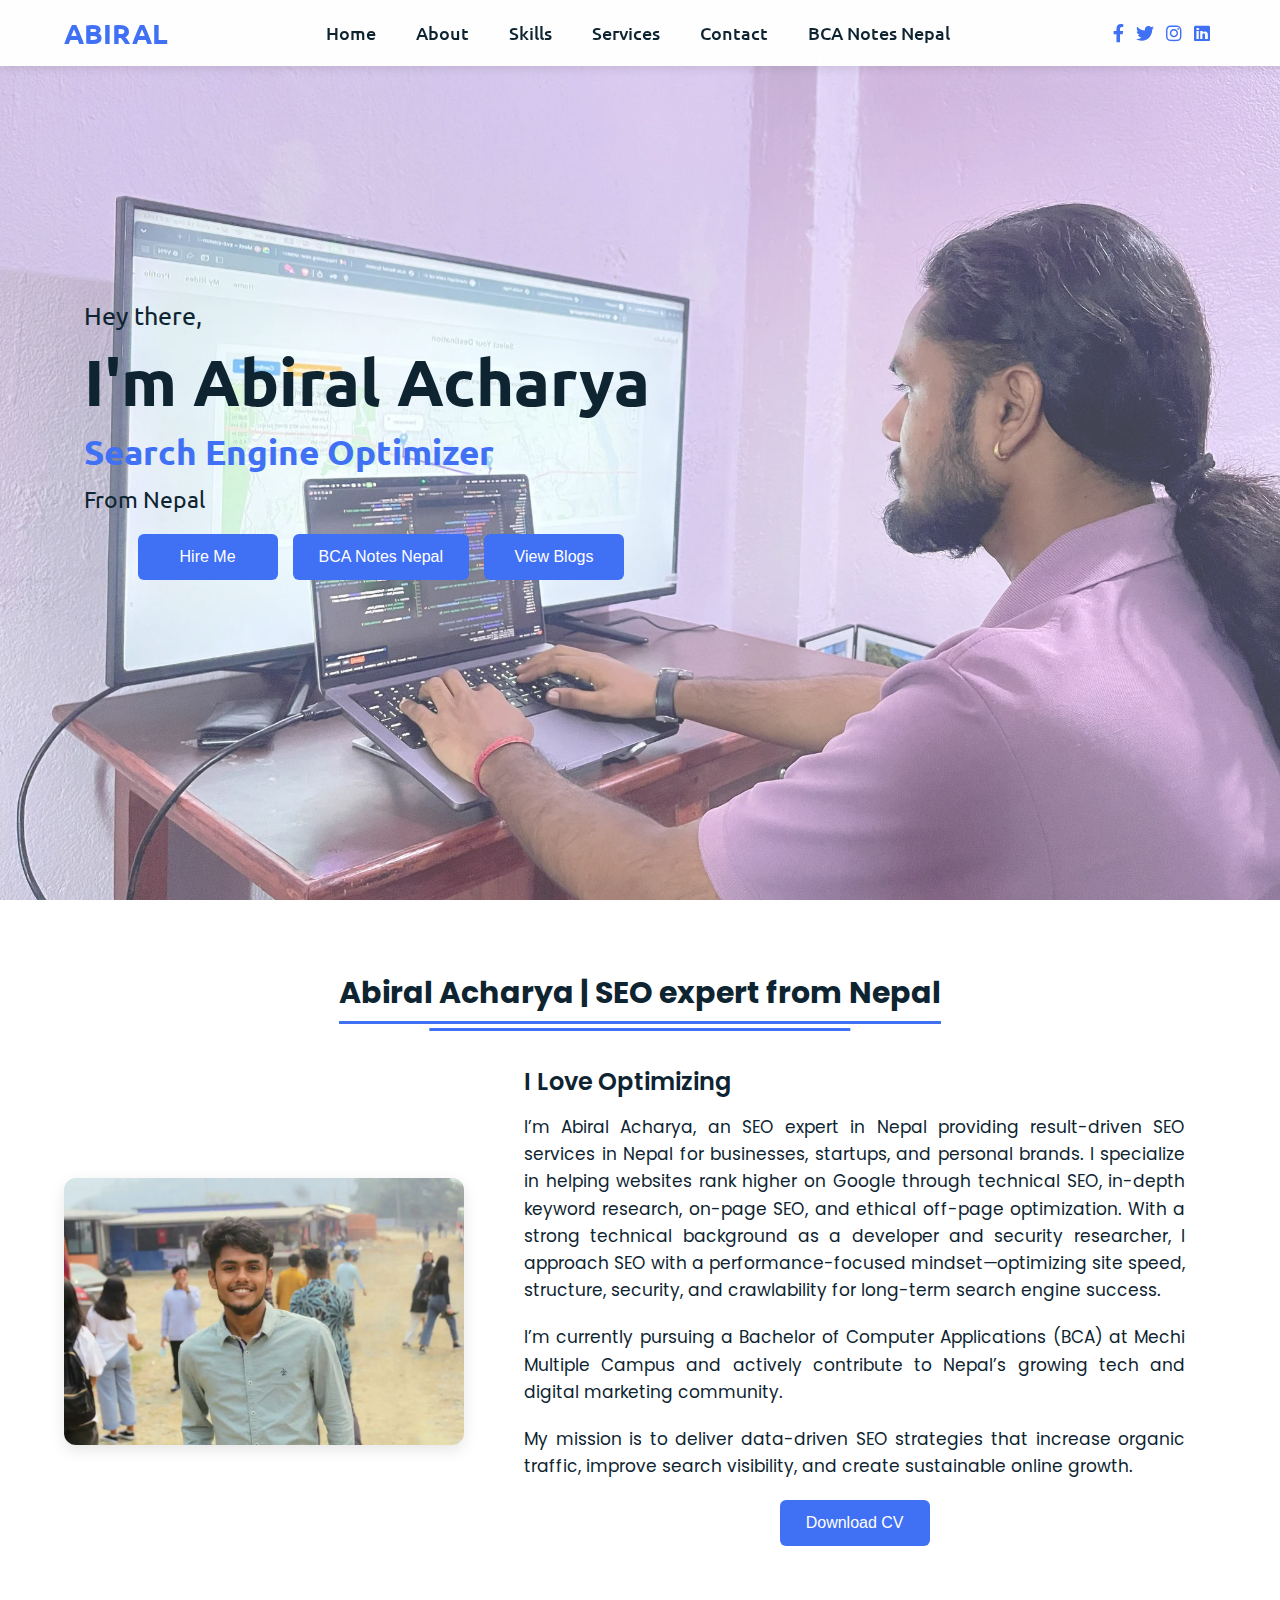
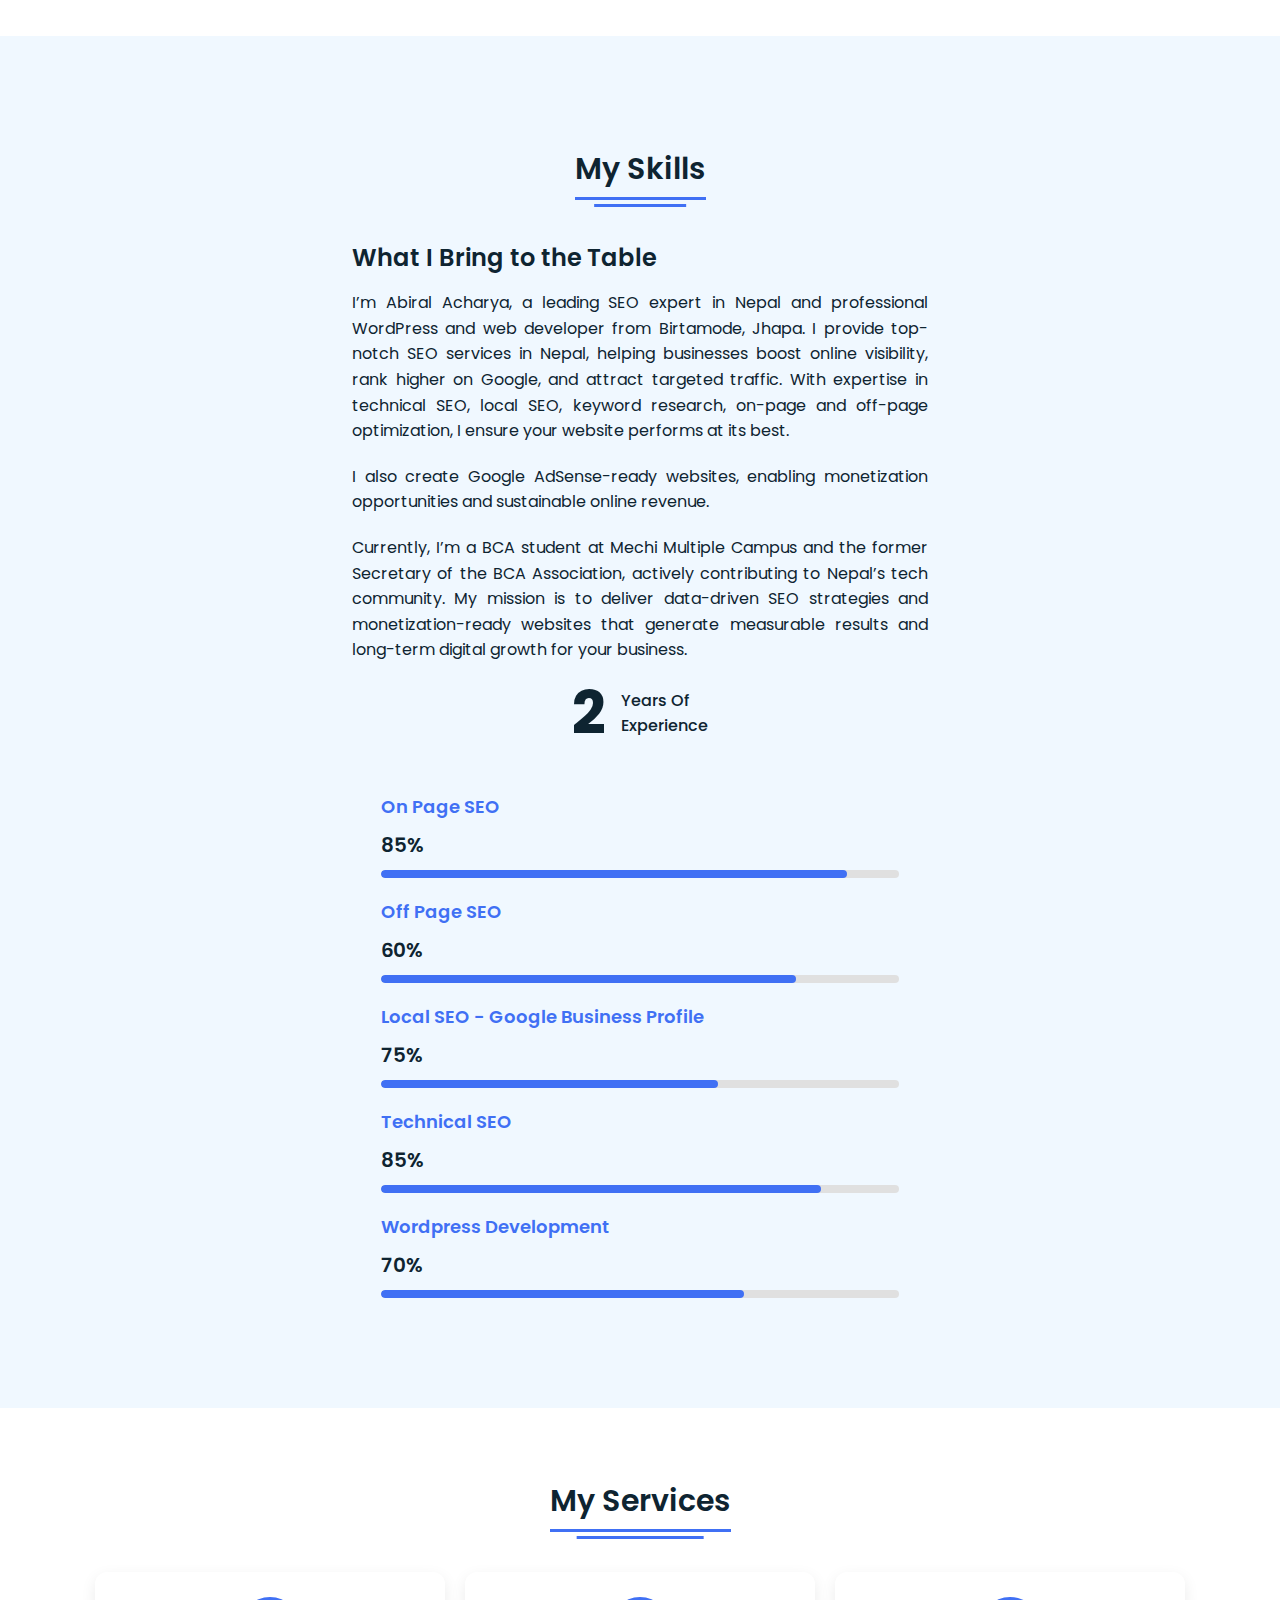
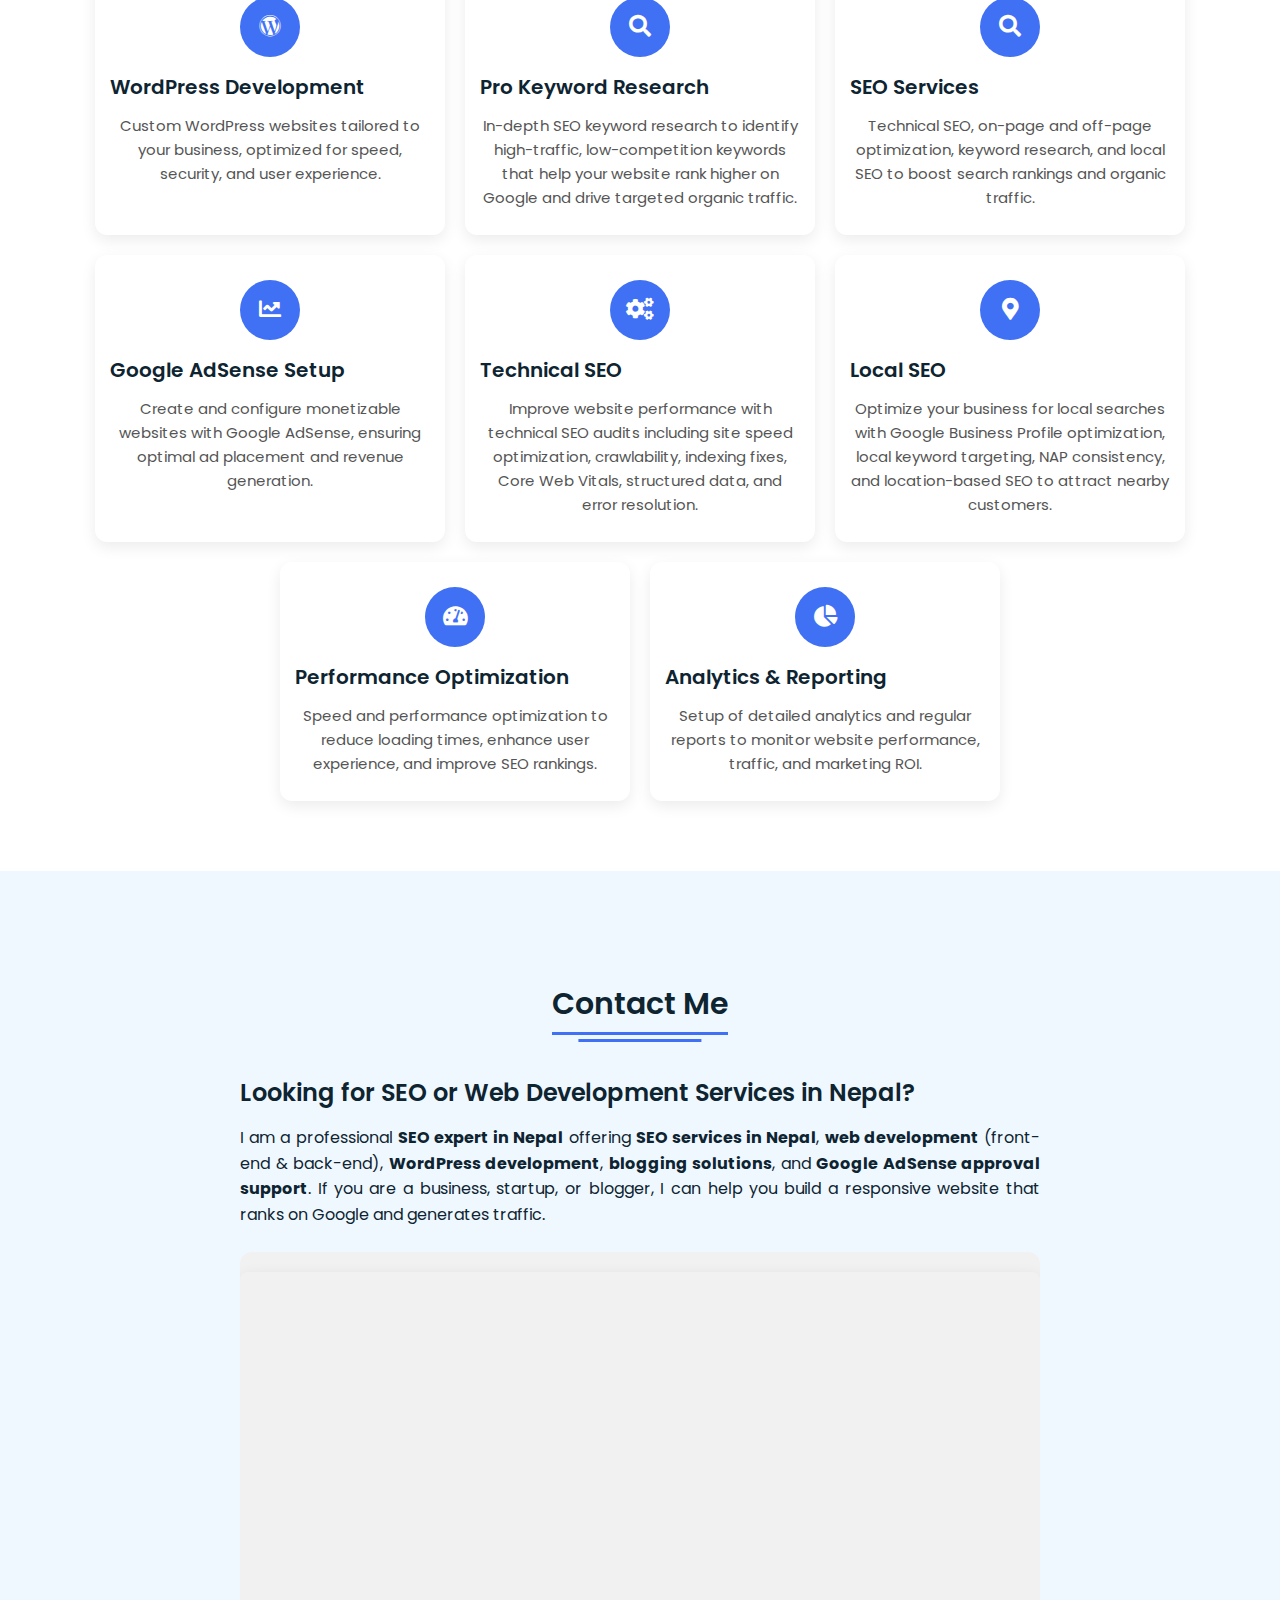
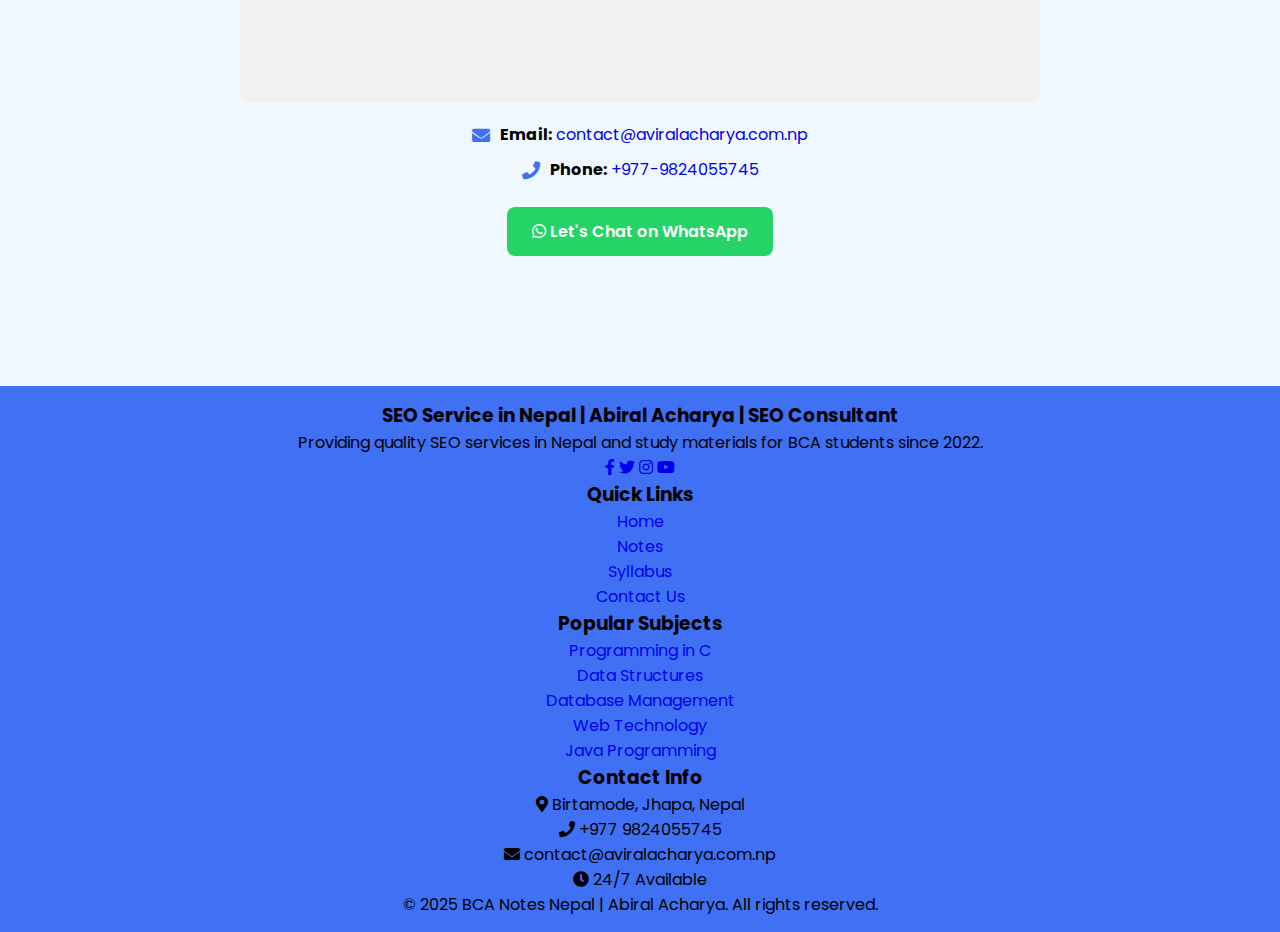
<file: index.html>
<!DOCTYPE html>
<html lang="en" dir="ltr">
<head>
  <link rel="preload" as="image" href="/Abiral-Acharya-seo-expert-jhapa.webp" fetchpriority="high">

<!-- Google tag (gtag.js) -->
<script async src="https://www.googletagmanager.com/gtag/js?id=G-P9R3RWSKNN"></script>
<script>
  window.dataLayer = window.dataLayer || [];
  function gtag(){dataLayer.push(arguments);}
  gtag('js', new Date());

  gtag('config', 'G-P9R3RWSKNN');
  gtag('config', 'G-EQCYCBST0T');
</script>

  <meta charset="UTF-8">
  <title>SEO expert in Nepal | Abiral Acharya | SEO Consultant</title>
  <link rel="icon" href="/Abiral-Acharya-SEO-expert-Birtamode.ico" type="image/x-icon">
  <meta name="description" content="Professional SEO specialist, web developer & digital marketer based in Birtamode, Jhapa, Nepal. SEO services in Nepal, web development, BCA Notes TU, BCA all notes & complete BCA study materials online.">
  <meta name="keywords" content="BCA Notes Nepal, SEO expert in Nepal, SEO expert Nepal, SEO expert from Jhapa, Web Developer Jhapa, Digital Marketing Nepal, Founder of BCAPoint.com, BCAPoint, SEO Analyst,BCA Association Mechi Multiple Campus-Secretary(2080/81)">
  <meta name="author" content="Abiral Acharya">
  <meta name="viewport" content="width=device-width, initial-scale=1.0">
  
  <script>
  window.addEventListener('load', () => {
    const s = document.createElement('script');
    s.src = "https://pagead2.googlesyndication.com/pagead/js/adsbygoogle.js?client=ca-pub-8719236609788400";
    s.async = true;
    s.crossOrigin = "anonymous";
    document.body.appendChild(s);
  });
</script>


  <meta property="og:type" content="website">
  <meta property="og:url" content="https://aviralacharya.com.np/">
  <meta property="og:title" content="Abiral Acharya | SEO Specialist, Web Developer, Founder of BCAPoint.com and BCA Association Mechi Multiple Campus-Secretary(2080/81) in Birtamode Jhapa, Nepal">
  <meta property="og:description" content="SEO expert in Nepal | Abiral Acharya | SEO expert from Jhapa, Professional SEO specialist, BCA Association Mechi Multiple Campus-Secretary(2080/81), web developer, and founder of BCAPoint.com based in Birtamode Jhapa, Nepal. Offering SEO services, web development, and digital marketing solutions.">
  <meta property="og:image" content="https://aviralacharya.com.np/Abiral-Acharya-seo-expert-jhapa.png">
  <meta property="og:site_name" content="SEO expert in Nepal | Abiral Acharya | SEO expert from Jhapa">

  <!-- Twitter Card -->
  <meta name="twitter:card" content="summary_large_image">
  <meta name="twitter:url" content="https://aviralacharya.com.np/">
  <meta name="twitter:title" content="Abiral Acharya | SEO Specialist, Web Developer & Founder of BCAPoint.com, BCA Association Mechi Multiple Campus-Secretary(2080/81) from Birtamode Jhapa, Nepal">
  <meta name="twitter:description" content="SEO expert in Nepal | Abiral Acharya | SEO expert from Jhapa, Professional SEO specialist, web developer, BCA Association Mechi Multiple Campus-Secretary(2080/81) and founder of BCAPoint.com based in Birtamode Jhapa, Nepal. Offering SEO services, web development, and digital marketing solutions.">
  <meta name="twitter:image" content="https://aviralacharya.com.np/Abiral-Acharya-seo-expert-jhapa.png">
  <meta name="twitter:creator" content="@abiralacharya80">
  <link rel="manifest" href="/site.webmanifest">

  <link rel="canonical" href="https://aviralacharya.com.np/" />
  <link rel="preconnect" href="https://fonts.googleapis.com">
  <link rel="preconnect" href="https://fonts.gstatic.com" crossorigin>
  <link rel="preload" href="https://cdnjs.cloudflare.com/ajax/libs/font-awesome/5.15.2/css/all.min.css" as="style" onload="this.rel='stylesheet'">
<noscript><link rel="stylesheet" href="https://cdnjs.cloudflare.com/ajax/libs/font-awesome/5.15.2/css/all.min.css"></noscript>

  <script>
  window.addEventListener('load', () => {
    const a = document.createElement('script');
    a.src = "https://analytics.ahrefs.com/analytics.js";
    a.async = true;
    a.dataset.key = "Xq9AIGVqeamkl+hYZulV5Q";
    document.body.appendChild(a);
  });
</script>

<style>
  body {
    margin: 0;
    font-family: system-ui, -apple-system, BlinkMacSystemFont, sans-serif;
  }

  .home {
    min-height: 100vh;
    display: flex;
    align-items: center;
    justify-content: center;
  }

  .home .text {
    max-width: 700px;
    padding: 20px;
  }
</style>

<link rel="preload" href="styles.css" as="style" onload="this.rel='stylesheet'">
<noscript><link rel="stylesheet" href="styles.css"></noscript>

</head>

<body>
  <!-- Move to up button -->
  <div class="scroll-button">
    <a href="#home" aria-label="Scroll to top"><i class="fas fa-arrow-up"></i></a>
  </div>
  
  <!-- navigation menu -->
  <nav>
    <div class="navbar">
      <div class="logo"><a href="#home" aria-label="Home">ABIRAL</a></div>
      <ul class="menu">
        <li><a href="#home">Home</a></li>
        <li><a href="#about">About</a></li>
        <li><a href="#skills">Skills</a></li>
        <li><a href="#services">Services</a></li> 
        <li><a href="#contact">Contact</a></li>
        <li><a href="/bca-nepal/bca-notes.html" target="_blank">BCA Notes Nepal</a></li>
        <div class="cancel-btn">
          <i class="fas fa-times" aria-label="Close menu"></i>
        </div>
      </ul>
      <div class="media-icons">
        <a href="https://www.facebook.com/abiralacharya2003" target="_blank" rel="noopener noreferrer" aria-label="Facebook"><i class="fab fa-facebook-f"></i></a>
        <a href="https://x.com/abiralacharya80" target="_blank" rel="noopener noreferrer" aria-label="Twitter"><i class="fab fa-twitter"></i></a>
        <a href="https://www.instagram.com/abiralacharya2003/" target="_blank" rel="noopener noreferrer" aria-label="Instagram"><i class="fab fa-instagram"></i></a>
        <a href="https://www.linkedin.com/in/abiralacharya2003/" target="_blank" rel="noopener noreferrer" aria-label="LinkedIn"><i class="fab fa-linkedin"></i></a>
      </div>
    </div>
    <div class="menu-btn">
      <i class="fas fa-bars" aria-label="Open menu"></i>
    </div>
  </nav>

  <!-- Home Section Start -->
  <section class="home" id="home">
    <div class="home-content">
      <div class="text">
        <div class="text-one">Hey there,</div>
        <div class="text-two"><h4>I'm Abiral Acharya</h4></div>
        <div class="text-three">Search Engine Optimizer</div>
        <div class="text-four">From Nepal</div>
        <div class="button">
          <button><a href="#contact">Hire Me</a></button>
          <button><a href="https://aviralacharya.com.np/bca-nepal/bca-notes.html" target="_blank">BCA Notes Nepal</a></button>
          <button><a href="https://blog.aviralacharya.com.np" target="_blank">View Blogs</a></button>
          
        </div>
      </div>
    </div>
  </section>

  <!-- About Section Start -->
  <section class="about" id="about">
    <div class="content">
      <div class="title"><span><h4>

        Abiral Acharya | SEO expert from Nepal</span></div>
      </h4>
      <div class="about-details">
        <div class="left">
          <img 
  src="abiral-acharya-seo-expert-nepal.webp"
  width="480"
  height="520"
  loading="lazy"
  alt="SEO expert in Nepal Abiral Acharya">

        </div>
        <div class="right">
          <div class="topic">I Love Optimizing</div>
          <p>
            I’m Abiral Acharya, an SEO expert in Nepal providing result-driven SEO services in Nepal for businesses, startups, and personal brands. I specialize in helping websites rank higher on Google through technical SEO, in-depth keyword research, on-page SEO, and ethical off-page optimization.

With a strong technical background as a developer and security researcher, I approach SEO with a performance-focused mindset—optimizing site speed, structure, security, and crawlability for long-term search engine success. 
<p>I’m currently pursuing a Bachelor of Computer Applications (BCA) at Mechi Multiple Campus and actively contribute to Nepal’s growing tech and digital marketing community.</p>

<p>My mission is to deliver data-driven SEO strategies that increase organic traffic, improve search visibility, and create sustainable online growth.
           </p>
          <div class="button">
            <a href="SEO expert Nepal Abiral Acharya SEO Expert Birtamode.pdf" download>
              <button>Download CV</button>
            </a>
          </div>
        </div>
      </div>
    </div>
  </section>

  <!-- My Skill Section Start -->
  <section class="skills" id="skills">
    <div class="content">
      <div class="title"><span>My Skills</span></div>
      <div class="skills-details">
        <div class="text">
          <div class="topic">What I Bring to the Table</div>
          <p>
            I’m Abiral Acharya, a leading SEO expert in Nepal and professional WordPress and web developer from Birtamode, Jhapa. I provide top-notch SEO services in Nepal, helping businesses boost online visibility, rank higher on Google, and attract targeted traffic.

With expertise in technical SEO, local SEO, keyword research, on-page and off-page optimization, I ensure your website performs at its best. <p>I also create Google AdSense-ready websites, enabling monetization opportunities and sustainable online revenue.</p>

<p>Currently, I’m a BCA student at Mechi Multiple Campus and the former Secretary of the BCA Association, actively contributing to Nepal’s tech community. My mission is to deliver data-driven SEO strategies and monetization-ready websites that generate measurable results and long-term digital growth for your business.
          </p>     <div class="experience">
            <div class="num">2</div>
            <div class="exp">
              Years Of <br>
              Experience
            </div>
          </div>
        </div>
       <div class="boxes">
  <div class="box">
    <div class="topic">On Page SEO</div>
    <div class="per">85%</div>
    <div class="progress-bar" style="--percentage: 90"></div>
  </div>

  <div class="box">
    <div class="topic">Off Page SEO</div>
    <div class="per">60%</div>
    <div class="progress-bar" style="--percentage: 80"></div>
  </div>

  <div class="box">
    <div class="topic">Local SEO - Google Business Profile</div>
    <div class="per">75%</div>
    <div class="progress-bar" style="--percentage: 65"></div>
  </div>

  <div class="box">
    <div class="topic">Technical SEO</div>
    <div class="per">85%</div>
    <div class="progress-bar" style="--percentage: 85"></div>
  </div>  

  <div class="box">
    <div class="topic">Wordpress Development</div>
    <div class="per">70%</div>
    <div class="progress-bar" style="--percentage: 70"></div>
  </div>
</div>

      </div>
    </div>
  </section>

  <!-- Services Section Start -->
 <section class="services" id="services">
  <div class="content">
    <div class="title"><span>My Services</span></div>
    <div class="boxes">

      <div class="box">
        <div class="icon">
          <i class="fab fa-wordpress"></i>
        </div>
        <div class="topic">WordPress Development</div>
        <p>Custom WordPress websites tailored to your business, optimized for speed, security, and user experience.</p>
      </div>

     <div class="box">
  <div class="icon">
    <i class="fas fa-search"></i>
  </div>
  <div class="topic">Pro Keyword Research</div>
  <p>
    In-depth SEO keyword research to identify high-traffic, low-competition keywords
    that help your website rank higher on Google and drive targeted organic traffic.
  </p>
</div>


      <div class="box">
        <div class="icon">
          <i class="fas fa-search"></i>
        </div>
        <div class="topic">SEO Services</div>
        <p>Technical SEO, on-page and off-page optimization, keyword research, and local SEO to boost search rankings and organic traffic.</p>
      </div>

      <div class="box">
        <div class="icon">
          <i class="fas fa-chart-line"></i>
        </div>
        <div class="topic">Google AdSense Setup</div>
        <p>Create and configure monetizable websites with Google AdSense, ensuring optimal ad placement and revenue generation.</p>
      </div>

      <div class="box">
  <div class="icon">
    <i class="fas fa-cogs"></i>
  </div>
  <div class="topic">Technical SEO</div>
  <p>
    Improve website performance with technical SEO audits including site speed optimization,
    crawlability, indexing fixes, Core Web Vitals, structured data, and error resolution.
  </p>
</div>


      <div class="box">
  <div class="icon">
    <i class="fas fa-map-marker-alt"></i>
  </div>
  <div class="topic">Local SEO</div>
  <p>
    Optimize your business for local searches with Google Business Profile optimization,
    local keyword targeting, NAP consistency, and location-based SEO to attract nearby customers.
  </p>
</div>


      <div class="box">
        <div class="icon">
          <i class="fas fa-tachometer-alt"></i>
        </div>
        <div class="topic">Performance Optimization</div>
        <p>Speed and performance optimization to reduce loading times, enhance user experience, and improve SEO rankings.</p>
      </div>

      <div class="box">
        <div class="icon">
          <i class="fas fa-chart-pie"></i>
        </div>
        <div class="topic">Analytics & Reporting</div>
        <p>Setup of detailed analytics and regular reports to monitor website performance, traffic, and marketing ROI.</p>
      </div>

    </div>
  </div>
</section>



  <!-- Contact Me Section Start -->
<section class="contact" id="contact">
  <div class="content">
    <div class="title"><span>Contact Me</span></div>
    <div class="contact-details">
      <div class="text" style="text-align:center; max-width:800px; margin:0 auto;">
        <div class="topic">Looking for SEO or Web Development Services in Nepal?</div>
        <p>
          I am a professional <strong>SEO expert in Nepal</strong> offering 
          <strong>SEO services in Nepal</strong>, <strong>web development</strong> 
          (front-end & back-end), <strong>WordPress development</strong>, 
          <strong>blogging solutions</strong>, and 
          <strong>Google AdSense approval support</strong>.  
          If you are a business, startup, or blogger, I can help you build a 
          responsive website that ranks on Google and generates traffic.
        </p>
      </div>

      <!-- Map -->
      <div class="map" style="margin:20px auto; max-width:800px;">
        <iframe 
          src="https://www.google.com/maps/embed?pb=!1m18!1m12!1m3!1d3567.9310799987193!2d88.0331503!3d26.5865868!2m3!1f0!2f0!3f0!3m2!1i1024!2i768!4f13.1!3m3!1m2!1s0x39e5af2e26d2b1f7%3A0xc80ddc9bbbb188f5!2sAbiral%20Acharya%20%7C%20SEO%20expert%20in%20Nepal%20%7C%20Developer!5e0!3m2!1sen!2snp!4v1744434298972!5m2!1sen!2snp" 
          width="100%" height="350" 
          allowfullscreen 
          loading="lazy" 
          referrerpolicy="no-referrer-when-downgrade">
        </iframe>
      </div>
      <style>
  .map {
    margin: 20px auto;
    max-width: 800px;
    width: 100%;
    aspect-ratio: 16 / 9;   /* reserves space → NO CLS */
    background: #f1f1f1;   /* placeholder before iframe loads */
    overflow: hidden;
    border-radius: 12px;
  }

  .map iframe {
    width: 100%;
    height: 100%;
    border: 0;
    display: block;
  }
</style>

      <!-- Contact Info -->
      <div class="contact-methods" style="display:flex; flex-direction:column; align-items:center; gap:10px; margin-top:20px;">
        <div class="contact-item">
          <i class="fas fa-envelope"></i>
          <span><strong>Email:</strong> 
            <a href="mailto:contact@aviralacharya.com.np">contact@aviralacharya.com.np</a>
          </span>
        </div>
        <div class="contact-item">
          <i class="fas fa-phone"></i>
          <span><strong>Phone:</strong> 
            <a href="tel:+9779824055745">+977-9824055745</a>
          </span>
        </div>
      </div>

      <!-- WhatsApp Button -->
      <div class="button" style="text-align:center; margin-top:20px;">
        <a class="btn" href="https://wa.me/9779824055745" target="_blank" rel="noopener noreferrer" 
           style="display:inline-block; padding:12px 25px; background:#25D366; color:#fff; border-radius:8px; text-decoration:none; font-weight:600;">
          <i class="fab fa-whatsapp"></i> Let's Chat on WhatsApp
        </a>
      </div>
    </div>
  </div>
</section>
<!-- Contact Me Section End -->
  <!-- Footer Section Start -->
<footer>
    <div class="footer-content">
        <div class="footer-column">
            <h3>SEO Service in Nepal | Abiral Acharya | SEO Consultant</h3>
            <p>Providing quality SEO services in Nepal and study materials for BCA students since 2022.</p>
            <div class="social-links">
                <a href="#"><i class="fab fa-facebook-f"></i></a>
                <a href="#"><i class="fab fa-twitter"></i></a>
                <a href="#"><i class="fab fa-instagram"></i></a>
                <a href="#"><i class="fab fa-youtube"></i></a>
            </div>
        </div>
        <div class="footer-column">
            <h3>Quick Links</h3>
            <ul>
                <li><a href="#home">Home</a></li>
                <li><a href="#">Notes</a></li>
                <li><a href="#">Syllabus</a></li>
                <li><a href="#contact">Contact Us</a></li>
            </ul>
        </div>
        <div class="footer-column">
            <h3>Popular Subjects</h3>
            <ul>
                <li><a href="#">Programming in C</a></li>
                <li><a href="#">Data Structures</a></li>
                <li><a href="#">Database Management</a></li>
                <li><a href="#">Web Technology</a></li>
                <li><a href="#">Java Programming</a></li>
            </ul>
        </div>
        <div class="footer-column">
            <h3>Contact Info</h3>
            <ul>
                <li><i class="fas fa-map-marker-alt"></i> Birtamode, Jhapa, Nepal</li>
                <li><i class="fas fa-phone"></i> +977 9824055745</li>
                <li><i class="fas fa-envelope"></i> contact@aviralacharya.com.np</li>
                <li><i class="fas fa-clock"></i> 24/7 Available</li>
            </ul>
        </div>
    </div>
    <div class="copyright">
        &copy; 2025 BCA Notes Nepal | Abiral Acharya. All rights reserved.
    </div>
</footer>
  <script type="application/ld+json">
{
  "@context": "https://schema.org",
  "@graph": [
    {
      "@type": "Person",
      "@id": "https://aviralacharya.com.np/#person",
      "name": "Abiral Acharya",
      "url": "https://aviralacharya.com.np/",
      "image": "https://aviralacharya.com.np/Abiral-Acharya-seo-expert-jhapa.webp",
      "jobTitle": "SEO Expert & Web Developer in Nepal",
      "description": "Abiral Acharya is an SEO expert, web developer, and digital marketer from Birtamode, Jhapa, Nepal. He provides SEO services in Nepal, helps students with BCA notes (TU), and specializes in WordPress, website development, and Google AdSense approval.",
      "address": {
        "@type": "PostalAddress",
        "addressLocality": "Birtamode",
        "addressRegion": "Jhapa",
        "addressCountry": "NP"
      },
      "sameAs": [
        "https://www.facebook.com/abiralacharya2003",
        "https://x.com/abiralacharya80",
        "https://www.instagram.com/abiralacharya2003/",
        "https://www.linkedin.com/in/abiralacharya2003/",
        "https://github.com/aviralacharya"
      ],
      "worksFor": {
        "@type": "Organization",
        "name": "BCAPoint.com",
        "url": "https://bcapoint.com/"
      },
      "alumniOf": {
        "@type": "EducationalOrganization",
        "name": "Mechi Multiple Campus, Tribhuvan University"
      },
      "knowsAbout": [
        "SEO Services in Nepal",
        "SEO expert in Birtamode Jhapa",
        "Web Development",
        "WordPress Development",
        "BCA Notes Nepal",
        "BCA Notes TU",
        "Google AdSense Approval",
        "Digital Marketing",
        "Content Writing",
        "Search Engine Optimization"
      ]
    },
    {
      "@type": "LocalBusiness",
      "@id": "https://aviralacharya.com.np/#localbusiness",
      "name": "Abiral Acharya – SEO Expert in Nepal",
      "url": "https://aviralacharya.com.np/",
      "logo": "https://aviralacharya.com.np/Abiral-Acharya-SEO-expert-Birtamode.ico",
      "image": "https://aviralacharya.com.np/Abiral-Acharya-seo-expert-jhapa.webp",
      "description": "Professional SEO services in Nepal including technical SEO, local SEO, on-page optimization, and Google ranking improvement.",
      "telephone": "+9779824055745",
      "email": "contact@aviralacharya.com.np",
      "priceRange": "$$",
      "address": {
        "@type": "PostalAddress",
        "streetAddress": "Birtamode",
        "addressLocality": "Jhapa",
        "addressRegion": "Koshi Province",
        "postalCode": "57204",
        "addressCountry": "NP"
      },
      "geo": {
        "@type": "GeoCoordinates",
        "latitude": 26.5865868,
        "longitude": 88.0331503
      },
      "areaServed": {
        "@type": "Country",
        "name": "Nepal"
      },
      "openingHoursSpecification": {
        "@type": "OpeningHoursSpecification",
        "dayOfWeek": ["Monday","Tuesday","Wednesday","Thursday","Friday","Saturday"],
        "opens": "09:00",
        "closes": "18:00"
      },
      "founder": {
        "@id": "https://aviralacharya.com.np/#person"
      },
      "sameAs": [
        "https://www.facebook.com/abiralacharya2003",
        "https://x.com/abiralacharya80",
        "https://www.instagram.com/abiralacharya2003/",
        "https://www.linkedin.com/in/abiralacharya2003/"
      ],
      "hasOfferCatalog": {
        "@type": "OfferCatalog",
        "name": "SEO Services",
        "itemListElement": [
          {
            "@type": "Offer",
            "itemOffered": {
              "@type": "Service",
              "name": "SEO Services",
              "description": "Keyword research, on-page SEO, off-page SEO, and ranking optimization."
            }
          },
          {
            "@type": "Offer",
            "itemOffered": {
              "@type": "Service",
              "name": "Local SEO",
              "description": "Google Business Profile optimization and local map ranking."
            }
          },
          {
            "@type": "Offer",
            "itemOffered": {
              "@type": "Service",
              "name": "Technical SEO",
              "description": "Core Web Vitals, indexing, crawlability, and schema optimization."
            }
          }
        ]
      }
    },
    {
      "@type": "WebSite",
      "@id": "https://aviralacharya.com.np/#website",
      "url": "https://aviralacharya.com.np/",
      "name": "Abiral Acharya – SEO Expert in Nepal",
      "publisher": {
        "@id": "https://aviralacharya.com.np/#person"
      }
    }
  ]
}
</script>
<script type="application/ld+json">
{
  "@context": "https://schema.org",
  "@type": "FAQPage",
  "mainEntity": [
    {
      "@type": "Question",
      "name": "Who is Abiral Acharya?",
      "acceptedAnswer": {
        "@type": "Answer",
        "text": "Abiral Acharya is a professional SEO expert, web developer, and digital marketer based in Birtamode, Jhapa, Nepal. He is also the founder of BCAPoint.com and a former Secretary of the BCA Association at Mechi Multiple Campus. He provides comprehensive SEO, web development, and online marketing services for businesses and individuals in Nepal."
      }
    },
    {
      "@type": "Question",
      "name": "What SEO services does Abiral Acharya offer?",
      "acceptedAnswer": {
        "@type": "Answer",
        "text": "Abiral offers a full range of SEO services including technical SEO, on-page and off-page optimization, keyword research, content optimization, local SEO for Google Business Profile, Google ranking improvement, and website audits. His services are tailored to help businesses increase visibility, drive organic traffic, and improve search engine rankings."
      }
    },
    {
      "@type": "Question",
      "name": "Does Abiral Acharya provide web development services?",
      "acceptedAnswer": {
        "@type": "Answer",
        "text": "Yes, Abiral provides professional front-end and back-end web development services, including custom WordPress development. He builds responsive, mobile-friendly, and high-performing websites optimized for speed, security, and user experience."
      }
    },
    {
      "@type": "Question",
      "name": "Can I get help with Google AdSense and monetization?",
      "acceptedAnswer": {
        "@type": "Answer",
        "text": "Absolutely! Abiral can help create monetizable websites with Google AdSense, including website setup, ad placement optimization, and content strategies to maximize revenue from your website."
      }
    },
    {
      "@type": "Question",
      "name": "What study materials are available for BCA students?",
      "acceptedAnswer": {
        "@type": "Answer",
        "text": "Abiral provides BCA study materials, notes, and guides for students of Tribhuvan University. These include complete BCA notes, tutorials, and resources available online at BCAPoint.com and the BCA Notes Nepal section of his website."
      }
    },
    {
      "@type": "Question",
      "name": "How can I contact Abiral Acharya?",
      "acceptedAnswer": {
        "@type": "Answer",
        "text": "You can contact Abiral via email at contact@aviralacharya.com.np, by phone at +977-9824055745, or through WhatsApp using https://wa.me/9779824055745. You can also reach him through his social media accounts on Facebook, Twitter, Instagram, and LinkedIn."
      }
    },
    {
      "@type": "Question",
      "name": "Where is Abiral Acharya located?",
      "acceptedAnswer": {
        "@type": "Answer",
        "text": "Abiral Acharya is located in Birtamode, Jhapa, Province No. 1, Nepal. He serves clients across Nepal and provides remote consultations for digital marketing and web development projects."
      }
    },
    {
      "@type": "Question",
      "name": "Does Abiral offer website security services?",
      "acceptedAnswer": {
        "@type": "Answer",
        "text": "Yes, Abiral offers website security services including security audits, vulnerability testing, secure coding practices, and recommendations to protect websites from hacks and malware."
      }
    },
    {
      "@type": "Question",
      "name": "What makes Abiral Acharya different from other SEO specialists?",
      "acceptedAnswer": {
        "@type": "Answer",
        "text": "Abiral combines expertise in SEO and web development with hands-on experience in digital marketing. His personalized approach ensures clients get customized strategies that drive traffic, improve online visibility, and secure their websites. Additionally, he actively supports BCA students with educational resources and practical insights."
      }
    }
  ]
}
</script>

<!-- <script>
(function attachAntiInspect() {
  const isEditable = (el) => {
    if (!el) return false;
    const tag = el.tagName;
    return tag === 'INPUT' || tag === 'TEXTAREA' || el.isContentEditable;
  };

  function blockContext(e) {
    if (isEditable(e.target)) return; 
    e.preventDefault();
    e.stopPropagation();
    return false;
  }


  document.addEventListener('contextmenu', blockContext, true);

  
  document.addEventListener('mousedown', function(e) {
    if (isEditable(e.target)) return;
    if (e.button === 2) {
      e.preventDefault();
      e.stopPropagation();
      return false;
    }
  }, true);


  document.addEventListener('keydown', function(e) {
    const key = (e.key || '').toLowerCase();
    const ctrlOrCmd = e.ctrlKey || e.metaKey; 
    if (e.keyCode === 123) {
      e.preventDefault(); e.stopPropagation(); return false;
    }

    if (ctrlOrCmd && e.shiftKey && (key === 'i' || key === 'j' || key === 'c' || key === 'k')) {
      e.preventDefault(); e.stopPropagation(); return false;
    }

    if (ctrlOrCmd && (key === 'u' || key === 's')) {
      e.preventDefault(); e.stopPropagation(); return false;
    }
  }, true);

  try { document.body && document.body.setAttribute('oncontextmenu', 'return false;'); } catch (err) { /* ignore */ }
})();
</script> -->
    
  <script src="script.js">

  </script>
  
</body>
</html>
</file>
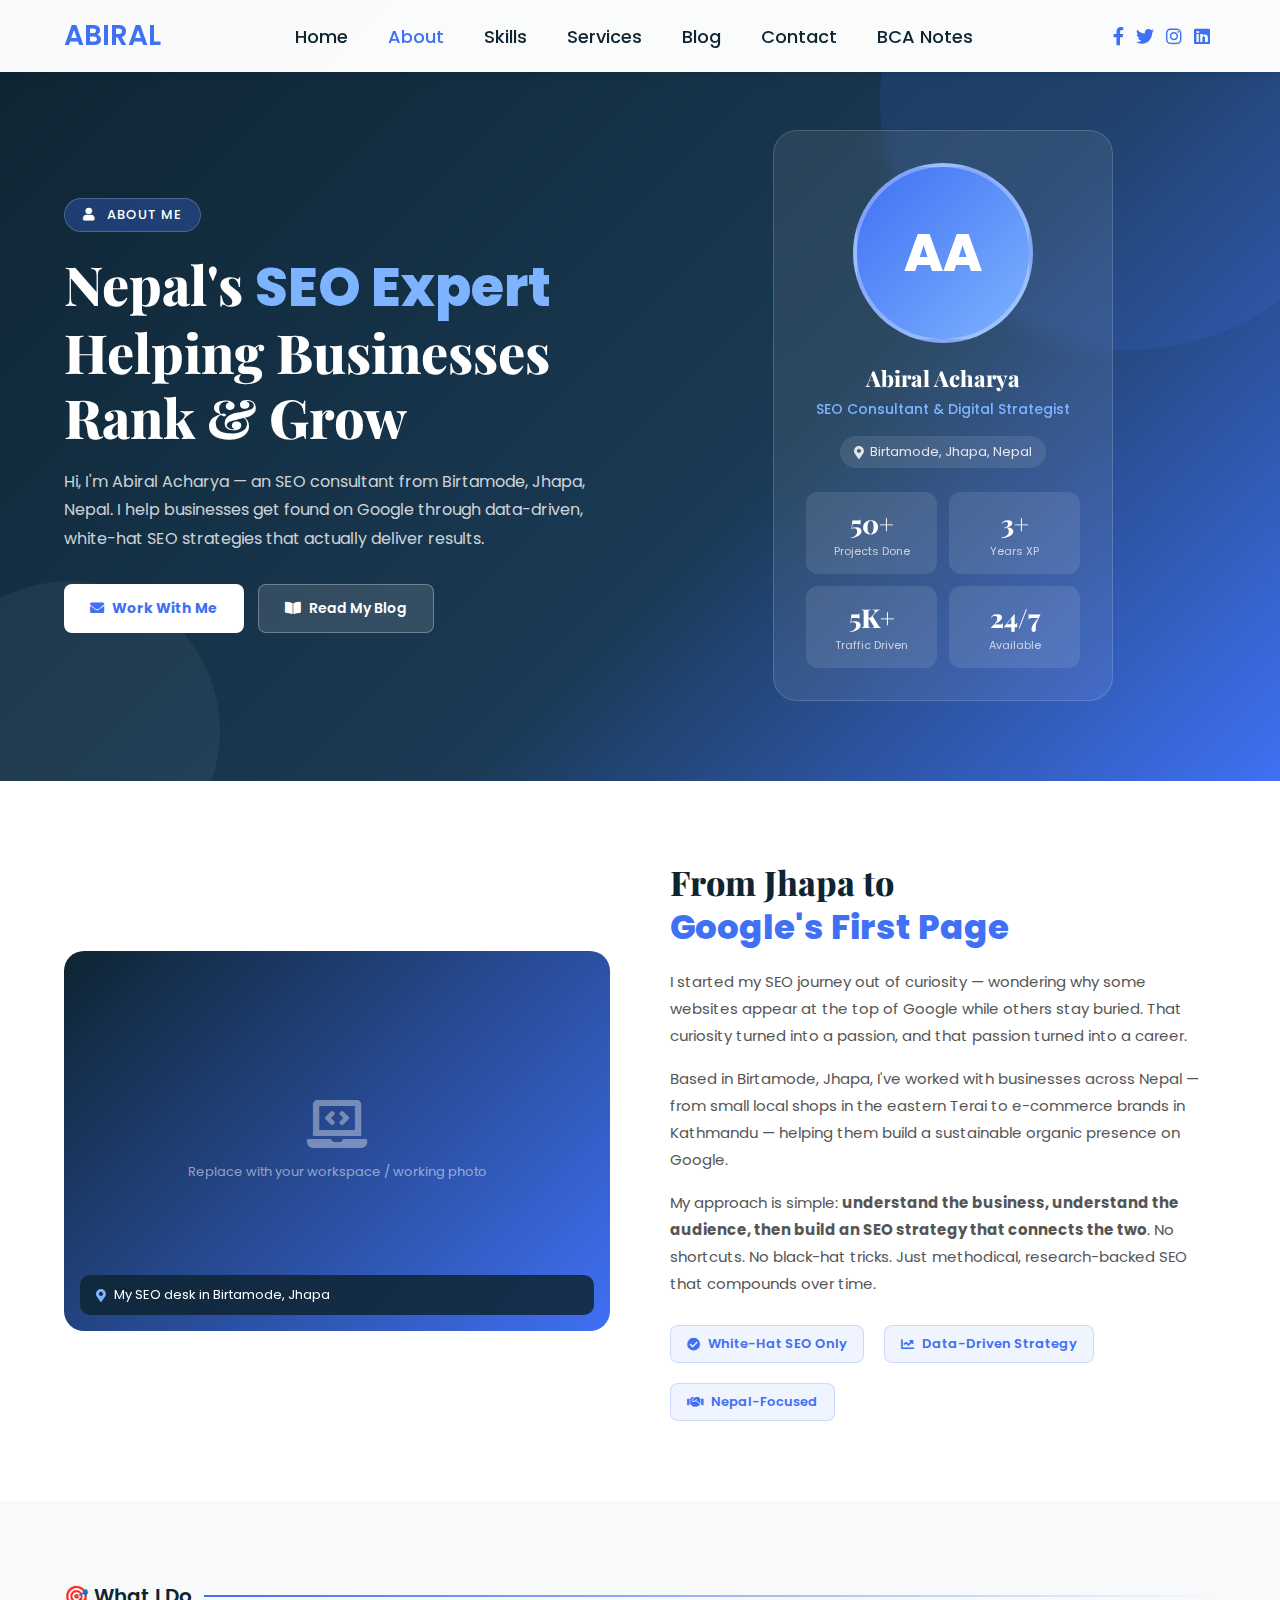
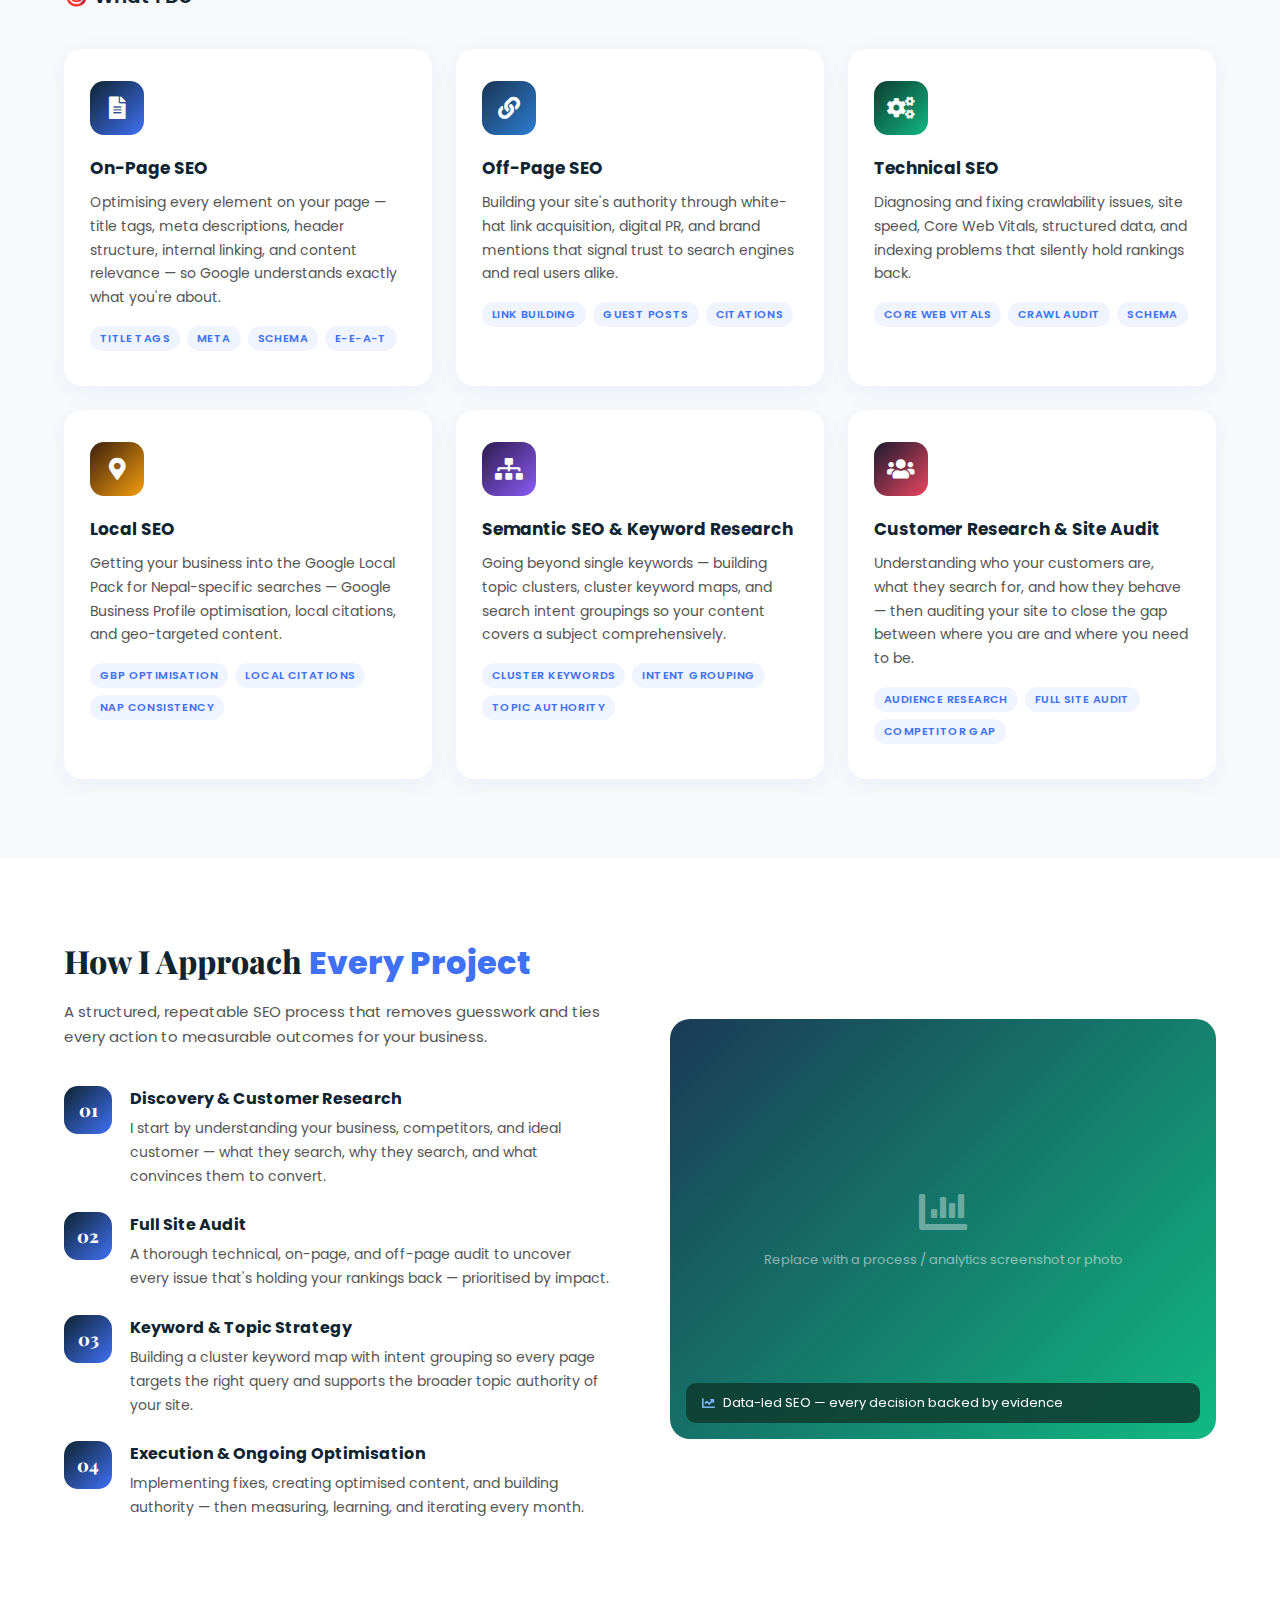
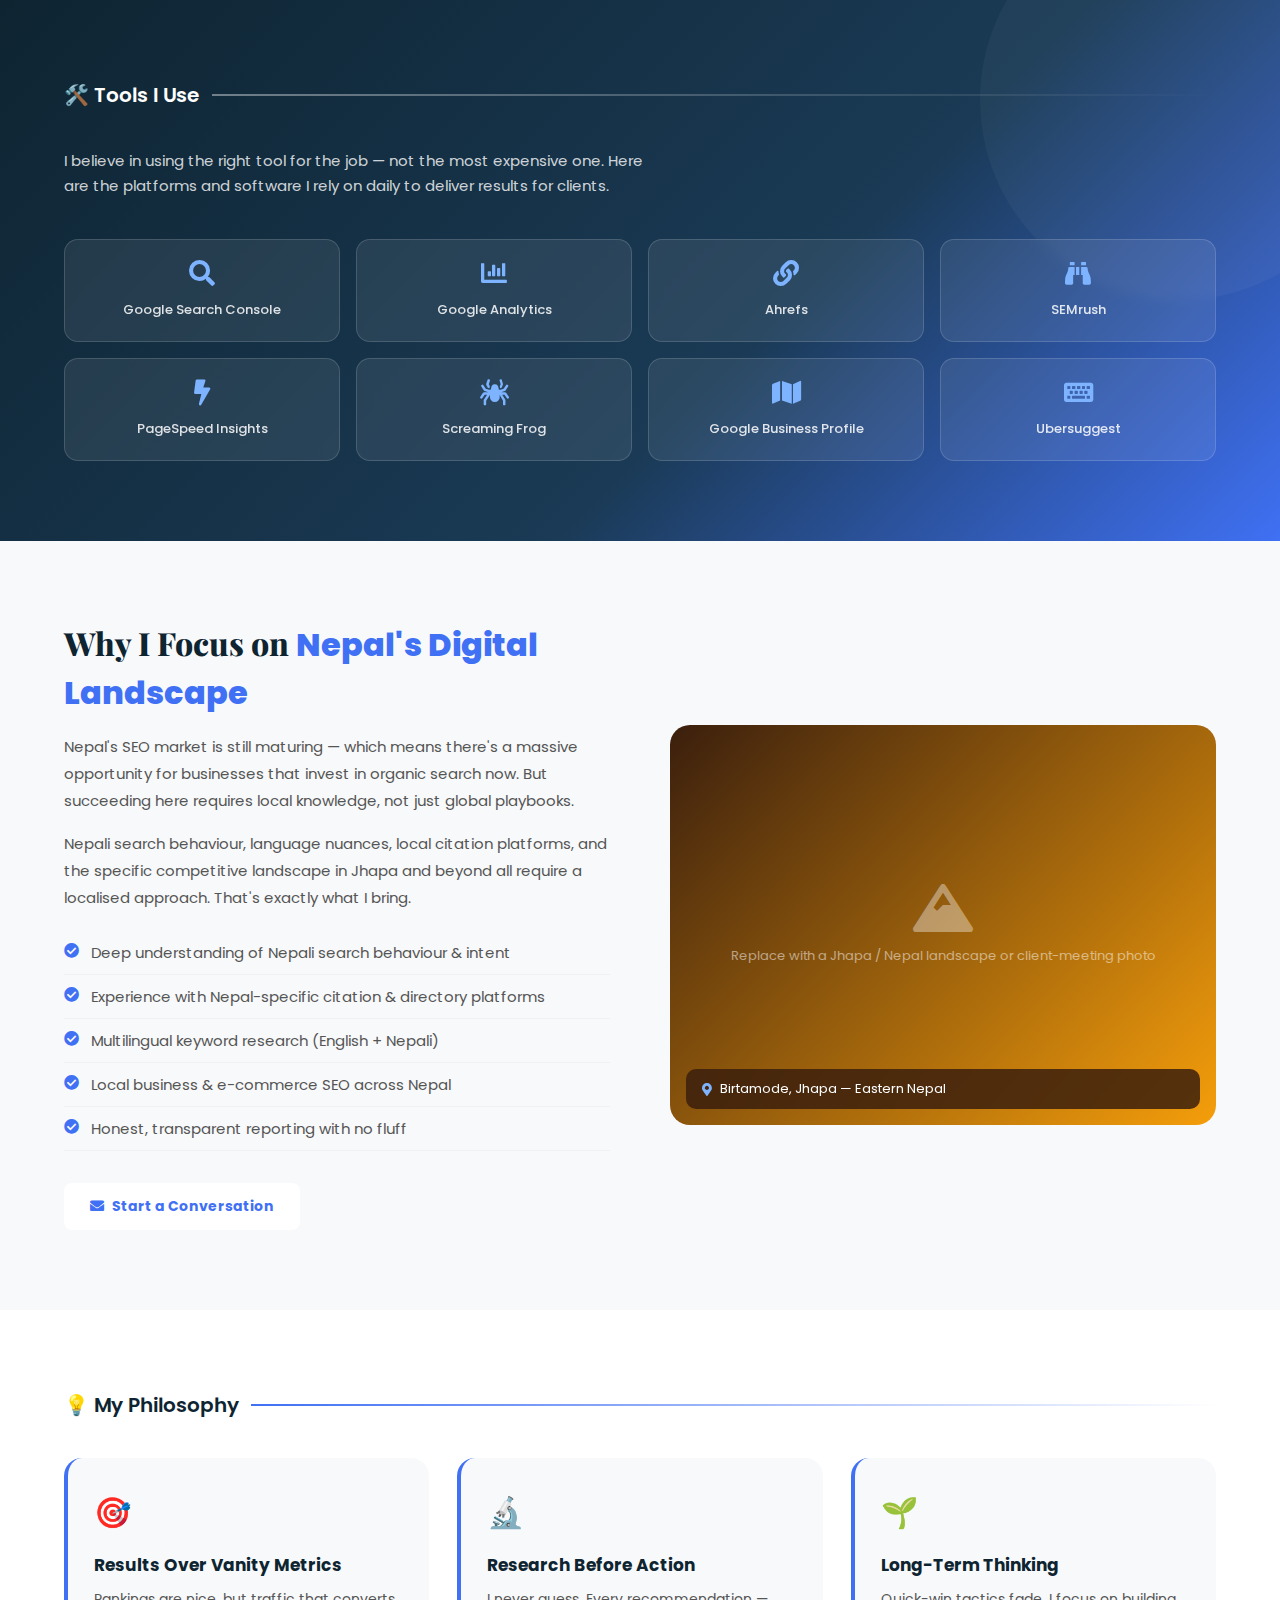
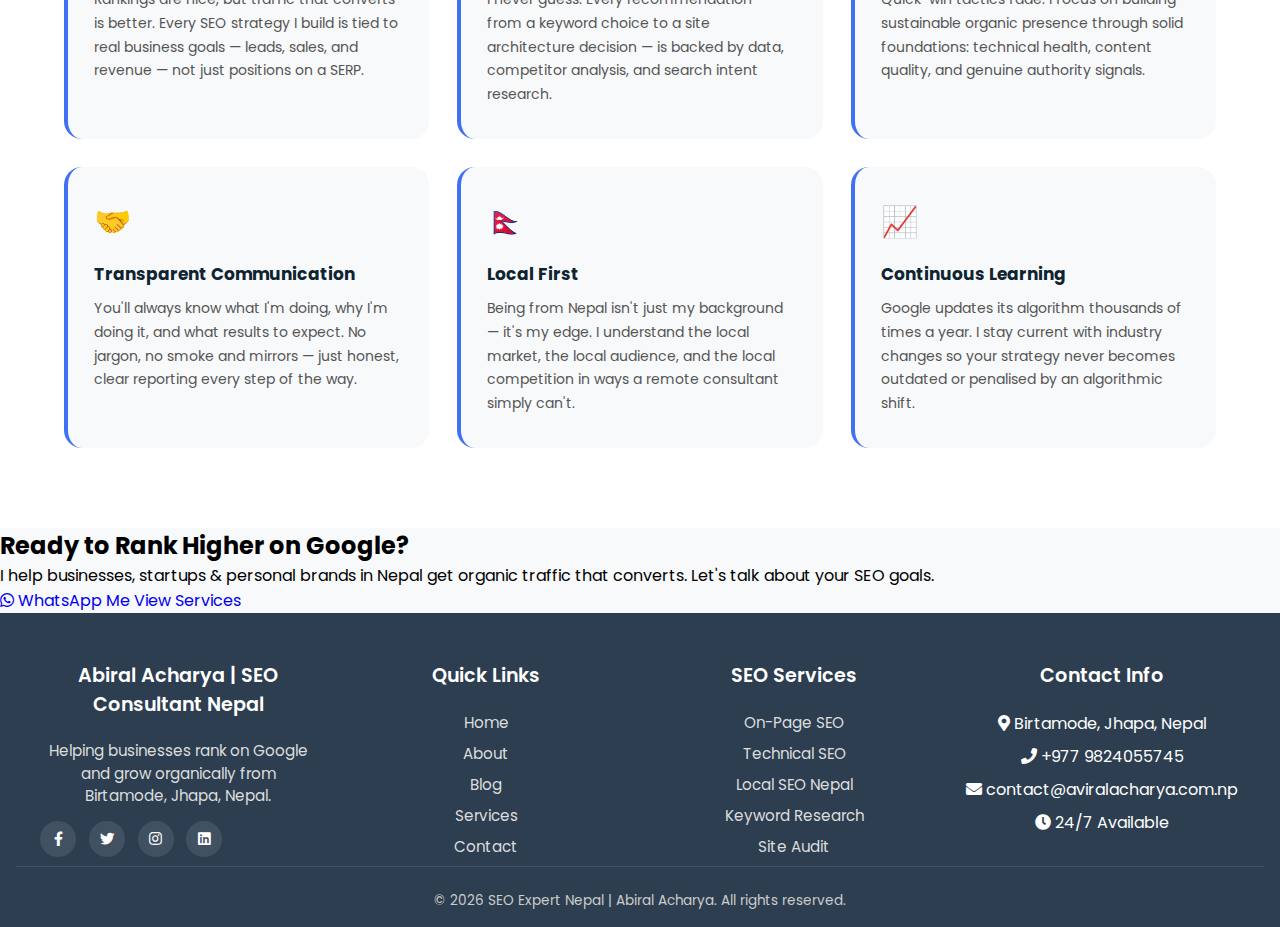
<file: about/index.html>
<!DOCTYPE html>
<html lang="en" dir="ltr">
<head>
  <meta charset="UTF-8">
  <title>About Abiral Acharya | SEO Expert from Birtamode, Jhapa, Nepal</title>
  <link rel="icon" href="/Abiral-Acharya-SEO-expert-Birtamode.ico" type="image/x-icon">
  <meta name="description" content="Learn about Abiral Acharya — Nepal's SEO expert from Birtamode, Jhapa. Specialist in On-Page SEO, Technical SEO, Local SEO, Keyword Research & Semantic SEO.">
  <meta name="keywords" content="Abiral Acharya, SEO expert Nepal, SEO consultant Jhapa, SEO specialist Birtamode, Technical SEO Nepal, Local SEO Nepal">
  <meta name="author" content="Abiral Acharya">
  <meta name="viewport" content="width=device-width, initial-scale=1.0">

  <meta property="og:type" content="profile">
  <meta property="og:url" content="https://aviralacharya.com.np/about">
  <meta property="og:title" content="About Abiral Acharya | SEO Expert Nepal">
  <meta property="og:description" content="Nepal's SEO expert from Birtamode, Jhapa. Helping businesses rank on Google with proven SEO strategies.">
  <meta property="og:image" content="https://aviralacharya.com.np/Abiral-Acharya-seo-expert-jhapa.png">
  <meta name="twitter:card" content="summary_large_image">
  <meta name="twitter:creator" content="@abiralacharya80">
  <link rel="canonical" href="https://aviralacharya.com.np/about" />

  <link rel="preconnect" href="https://fonts.googleapis.com">
  <link rel="preconnect" href="https://fonts.gstatic.com" crossorigin>
  <link href="https://fonts.googleapis.com/css2?family=Poppins:wght@400;500;600;700&family=Ubuntu:wght@400;500;700&family=Playfair+Display:wght@700;800&display=swap" rel="stylesheet">
  <link rel="stylesheet" href="https://cdnjs.cloudflare.com/ajax/libs/font-awesome/5.15.2/css/all.min.css">
  <link rel="stylesheet" href="styles.css">

  <script type="application/ld+json">
  {
    "@context": "https://schema.org",
    "@type": "Person",
    "name": "Abiral Acharya",
    "url": "https://aviralacharya.com.np/",
    "jobTitle": "SEO Consultant",
    "address": {
      "@type": "PostalAddress",
      "addressLocality": "Birtamode",
      "addressRegion": "Jhapa",
      "addressCountry": "NP"
    },
    "sameAs": [
      "https://www.facebook.com/abiralacharya2003",
      "https://x.com/abiralacharya80",
      "https://www.linkedin.com/in/aviralacharya2003/"
    ]
  }
  </script>

  <style>
    /* ── PAGE-SPECIFIC STYLES (inherits global styles.css) ── */

    /* HERO */
    .about-hero {
      padding: 130px 0 80px;
      background: linear-gradient(135deg, #0E2431 0%, #1a3a55 60%, #4070f4 100%);
      position: relative;
      overflow: hidden;
    }
    .about-hero::before {
      content: '';
      position: absolute;
      width: 500px; height: 500px;
      border-radius: 50%;
      background: rgba(64,112,244,.15);
      top: -150px; right: -100px;
    }
    .about-hero::after {
      content: '';
      position: absolute;
      width: 300px; height: 300px;
      border-radius: 50%;
      background: rgba(255,255,255,.05);
      bottom: -100px; left: -80px;
    }
    .hero-inner {
      width: 90%; max-width: 1200px;
      margin: 0 auto;
      position: relative; z-index: 1;
      display: grid;
      grid-template-columns: 1fr 1fr;
      gap: 60px;
      align-items: center;
    }
    .hero-text .hero-tag {
      display: inline-block;
      background: rgba(64,112,244,.3);
      border: 1px solid rgba(255,255,255,.2);
      color: #fff;
      padding: 6px 18px;
      border-radius: 50px;
      font-size: 13px; font-weight: 500;
      letter-spacing: 1px;
      text-transform: uppercase;
      margin-bottom: 20px;
    }
    .hero-text h1 {
      font-family: 'Playfair Display', serif;
      font-size: clamp(32px, 5vw, 54px);
      font-weight: 800;
      color: #fff;
      line-height: 1.2;
      margin-bottom: 18px;
    }
    .hero-text h1 span { color: #7eb3ff; }
    .hero-text p {
      color: rgba(255,255,255,.8);
      font-size: 16px;
      line-height: 1.8;
      margin-bottom: 30px;
    }
    .hero-cta-row { display: flex; gap: 14px; flex-wrap: wrap; }
    .btn-primary {
      background: #fff; color: #4070f4;
      padding: 13px 26px;
      border-radius: 8px;
      font-weight: 700; font-size: 14px;
      display: inline-flex; align-items: center; gap: 8px;
      transition: all .3s;
    }
    .btn-primary:hover { background: #f0f4ff; transform: translateY(-2px); }
    .btn-outline {
      background: rgba(255,255,255,.12);
      color: #fff;
      padding: 13px 26px;
      border-radius: 8px;
      font-weight: 600; font-size: 14px;
      border: 1px solid rgba(255,255,255,.3);
      display: inline-flex; align-items: center; gap: 8px;
      transition: all .3s;
    }
    .btn-outline:hover { background: rgba(255,255,255,.22); }

    /* HERO PHOTO CARD */
    .hero-photo-wrap { display: flex; justify-content: center; align-items: center; }
    .hero-photo-card {
      background: rgba(255,255,255,.08);
      border: 1px solid rgba(255,255,255,.15);
      border-radius: 24px;
      padding: 32px;
      text-align: center;
      backdrop-filter: blur(10px);
      max-width: 340px;
      width: 100%;
    }
    .photo-placeholder {
      width: 180px; height: 180px;
      border-radius: 50%;
      background: linear-gradient(135deg, #4070f4, #7eb3ff);
      margin: 0 auto 20px;
      display: flex; align-items: center; justify-content: center;
      font-family: 'Playfair Display', serif;
      font-size: 52px; font-weight: 800;
      color: #fff;
      border: 4px solid rgba(255,255,255,.3);
      overflow: hidden;
      position: relative;
    }
    .photo-placeholder img {
      width: 100%; height: 100%;
      object-fit: cover;
      border-radius: 50%;
    }
    .photo-placeholder .img-placeholder-text {
      font-size: 52px;
    }
    /* Image upload hint */
    .photo-placeholder::after {
      content: '';
      position: absolute;
      inset: 0;
      border-radius: 50%;
    }
    .hero-photo-card h3 {
      font-family: 'Playfair Display', serif;
      font-size: 22px; font-weight: 800;
      color: #fff; margin-bottom: 6px;
    }
    .hero-photo-card .role {
      color: #7eb3ff; font-size: 14px;
      font-weight: 500; margin-bottom: 16px;
    }
    .hero-photo-card .location-chip {
      display: inline-flex; align-items: center; gap: 6px;
      background: rgba(255,255,255,.1);
      border-radius: 50px; padding: 6px 14px;
      color: rgba(255,255,255,.85); font-size: 13px;
      margin-bottom: 20px;
    }
    .hero-stats {
      display: grid; grid-template-columns: 1fr 1fr;
      gap: 12px; margin-top: 4px;
    }
    .stat-box {
      background: rgba(255,255,255,.1);
      border-radius: 12px; padding: 14px 10px;
      text-align: center;
    }
    .stat-box .num {
      font-family: 'Playfair Display', serif;
      font-size: 26px; font-weight: 800; color: #fff;
    }
    .stat-box .lbl { font-size: 11px; color: rgba(255,255,255,.7); margin-top: 2px; }

    /* ── SECTION WRAPPER ── */
    .section-wrap { width: 90%; max-width: 1200px; margin: 0 auto; }
    .section-label {
      display: flex; align-items: center; gap: 12px; margin-bottom: 38px;
    }
    .section-label span { font-size: 20px; font-weight: 600; color: #0E2431; white-space: nowrap; }
    .section-label::after { content: ''; flex: 1; height: 2px; background: linear-gradient(to right, #4070f4, transparent); }

    /* ── STORY SECTION ── */
    .story-section { padding: 80px 0; background: #fff; }
    .story-grid {
      display: grid;
      grid-template-columns: 1fr 1fr;
      gap: 60px;
      align-items: center;
    }
    .story-image-slot {
      border-radius: 20px;
      overflow: hidden;
      background: linear-gradient(135deg, #0E2431, #4070f4);
      min-height: 380px;
      display: flex; align-items: center; justify-content: center;
      position: relative;
    }
    .story-image-slot img {
      width: 100%; height: 100%;
      object-fit: cover;
      border-radius: 20px;
    }
    .img-slot-placeholder {
      text-align: center; color: rgba(255,255,255,.6); padding: 40px;
    }
    .img-slot-placeholder i { font-size: 48px; margin-bottom: 14px; display: block; color: rgba(255,255,255,.4); }
    .img-slot-placeholder p { font-size: 13px; line-height: 1.6; }
    .img-caption {
      position: absolute; bottom: 16px; left: 16px; right: 16px;
      background: rgba(14,36,49,.85);
      border-radius: 10px; padding: 10px 16px;
      color: #fff; font-size: 13px;
      backdrop-filter: blur(6px);
      display: flex; align-items: center; gap: 8px;
    }
    .img-caption i { color: #7eb3ff; }
    .story-text h2 {
      font-family: 'Playfair Display', serif;
      font-size: clamp(24px, 3vw, 34px);
      font-weight: 800; color: #0E2431;
      line-height: 1.25; margin-bottom: 20px;
    }
    .story-text h2 span { color: #4070f4; }
    .story-text p {
      color: #555; font-size: 15px;
      line-height: 1.8; margin-bottom: 16px;
    }
    .highlight-row {
      display: flex; gap: 20px; margin-top: 28px; flex-wrap: wrap;
    }
    .hl-chip {
      display: inline-flex; align-items: center; gap: 8px;
      background: rgba(64,112,244,.08);
      border: 1px solid rgba(64,112,244,.2);
      color: #4070f4; border-radius: 8px;
      padding: 8px 16px; font-size: 13px; font-weight: 600;
    }

    /* ── EXPERTISE SECTION ── */
    .expertise-section { padding: 80px 0; background: #f8f9fa; }
    .expertise-grid {
      display: grid;
      grid-template-columns: repeat(3, 1fr);
      gap: 24px;
    }
    .exp-card {
      background: #fff;
      border-radius: 18px;
      padding: 32px 26px;
      box-shadow: 0 5px 20px rgba(64,112,244,.08);
      transition: all .35s ease;
      border-bottom: 3px solid transparent;
      position: relative;
      overflow: hidden;
    }
    .exp-card::before {
      content: '';
      position: absolute;
      top: 0; left: 0; right: 0;
      height: 3px;
      background: var(--accent);
      transform: scaleX(0);
      transition: transform .35s ease;
      transform-origin: left;
    }
    .exp-card:hover::before { transform: scaleX(1); }
    .exp-card:hover { transform: translateY(-6px); box-shadow: 0 15px 40px rgba(64,112,244,.15); }
    .exp-card .exp-icon {
      width: 54px; height: 54px;
      border-radius: 14px;
      display: flex; align-items: center; justify-content: center;
      font-size: 22px; color: #fff;
      margin-bottom: 20px;
      background: var(--accent);
    }
    .exp-card h3 { font-size: 17px; font-weight: 700; color: #0E2431; margin-bottom: 10px; }
    .exp-card p { color: #555; font-size: 14px; line-height: 1.7; margin-bottom: 16px; }
    .exp-tags { display: flex; flex-wrap: wrap; gap: 7px; }
    .exp-tag {
      background: #f0f4ff; color: #4070f4;
      font-size: 11px; font-weight: 600;
      padding: 4px 10px; border-radius: 50px;
      text-transform: uppercase; letter-spacing: .4px;
    }

    /* Accent colors per card */
    .exp-card:nth-child(1) { --accent: linear-gradient(135deg,#0E2431,#4070f4); }
    .exp-card:nth-child(2) { --accent: linear-gradient(135deg,#1a3555,#2d7dd2); }
    .exp-card:nth-child(3) { --accent: linear-gradient(135deg,#0d3b2e,#10b981); }
    .exp-card:nth-child(4) { --accent: linear-gradient(135deg,#3b1f0d,#f59e0b); }
    .exp-card:nth-child(5) { --accent: linear-gradient(135deg,#2d1b4e,#8b5cf6); }
    .exp-card:nth-child(6) { --accent: linear-gradient(135deg,#1a1a2e,#e94560); }
    .exp-card .exp-icon { background: var(--accent); }
    .exp-card::before { background: var(--accent); }

    /* ── PROCESS / APPROACH SECTION ── */
    .process-section { padding: 80px 0; background: #fff; }
    .process-grid {
      display: grid;
      grid-template-columns: 1fr 1fr;
      gap: 60px; align-items: center;
    }
    .process-image-slot {
      border-radius: 20px;
      overflow: hidden;
      background: linear-gradient(135deg, #1a3a55, #10b981);
      min-height: 420px;
      display: flex; align-items: center; justify-content: center;
      position: relative;
    }
    .process-image-slot img {
      width: 100%; height: 100%;
      object-fit: cover;
    }
    .process-steps { display: flex; flex-direction: column; gap: 24px; }
    .process-step {
      display: flex; gap: 18px; align-items: flex-start;
    }
    .step-num {
      min-width: 48px; height: 48px;
      border-radius: 14px;
      background: linear-gradient(135deg, #0E2431, #4070f4);
      color: #fff;
      display: flex; align-items: center; justify-content: center;
      font-family: 'Playfair Display', serif;
      font-size: 18px; font-weight: 800;
      flex-shrink: 0;
    }
    .step-content h4 { font-size: 16px; font-weight: 700; color: #0E2431; margin-bottom: 6px; }
    .step-content p { color: #555; font-size: 14px; line-height: 1.7; }
    .process-heading h2 {
      font-family: 'Playfair Display', serif;
      font-size: clamp(24px, 3vw, 32px);
      font-weight: 800; color: #0E2431;
      margin-bottom: 12px;
    }
    .process-heading h2 span { color: #4070f4; }
    .process-heading p { color: #555; font-size: 15px; line-height: 1.7; margin-bottom: 36px; }

    /* ── TOOLS SECTION ── */
    .tools-section {
      padding: 80px 0;
      background: linear-gradient(135deg, #0E2431 0%, #1a3a55 60%, #4070f4 100%);
      position: relative; overflow: hidden;
    }
    .tools-section::before {
      content: '';
      position: absolute;
      width: 400px; height: 400px; border-radius: 50%;
      background: rgba(255,255,255,.04);
      top: -100px; right: -100px;
    }
    .tools-section .section-label span { color: #fff; }
    .tools-section .section-label::after { background: linear-gradient(to right, rgba(255,255,255,.4), transparent); }
    .tools-intro {
      color: rgba(255,255,255,.8);
      font-size: 15px; line-height: 1.7;
      max-width: 600px; margin-bottom: 40px;
    }
    .tools-grid {
      display: grid;
      grid-template-columns: repeat(4, 1fr);
      gap: 16px;
    }
    .tool-chip {
      background: rgba(255,255,255,.08);
      border: 1px solid rgba(255,255,255,.15);
      border-radius: 14px;
      padding: 20px 16px;
      text-align: center;
      transition: all .3s ease;
      backdrop-filter: blur(6px);
    }
    .tool-chip:hover {
      background: rgba(255,255,255,.15);
      transform: translateY(-4px);
    }
    .tool-chip i { font-size: 26px; color: #7eb3ff; margin-bottom: 10px; display: block; }
    .tool-chip span { color: rgba(255,255,255,.85); font-size: 13px; font-weight: 500; }

    /* ── FIELD PHOTO SECTION (Image 3 slot) ── */
    .field-section { padding: 80px 0; background: #f8f9fa; }
    .field-grid {
      display: grid;
      grid-template-columns: 1fr 1fr;
      gap: 60px; align-items: center;
    }
    .field-text h2 {
      font-family: 'Playfair Display', serif;
      font-size: clamp(24px, 3vw, 32px);
      font-weight: 800; color: #0E2431;
      margin-bottom: 16px;
    }
    .field-text h2 span { color: #4070f4; }
    .field-text p { color: #555; font-size: 15px; line-height: 1.8; margin-bottom: 16px; }
    .field-list { list-style: none; padding: 0; margin: 20px 0; }
    .field-list li {
      display: flex; align-items: flex-start; gap: 12px;
      padding: 10px 0; border-bottom: 1px solid #f0f0f0;
      color: #555; font-size: 15px;
    }
    .field-list li i { color: #4070f4; margin-top: 2px; flex-shrink: 0; }
    .field-image-slot {
      border-radius: 20px; overflow: hidden;
      background: linear-gradient(135deg, #3b1f0d, #f59e0b);
      min-height: 400px;
      display: flex; align-items: center; justify-content: center;
      position: relative;
    }
    .field-image-slot img {
      width: 100%; height: 100%;
      object-fit: cover;
    }

    /* ── VALUES / PHILOSOPHY ── */
    .values-section { padding: 80px 0; background: #fff; }
    .values-grid {
      display: grid;
      grid-template-columns: repeat(3, 1fr);
      gap: 28px;
    }
    .value-card {
      background: #f8f9fa;
      border-radius: 18px;
      padding: 32px 26px;
      transition: all .35s;
      border-left: 4px solid #4070f4;
    }
    .value-card:hover { background: #fff; box-shadow: 0 10px 30px rgba(64,112,244,.12); transform: translateY(-4px); }
    .value-card .val-icon { font-size: 30px; margin-bottom: 16px; }
    .value-card h3 { font-size: 17px; font-weight: 700; color: #0E2431; margin-bottom: 10px; }
    .value-card p { color: #555; font-size: 14px; line-height: 1.7; }

    /* ── CTA BANNER ── (reused from global) */

    /* ── RESPONSIVE ── */
    @media (max-width: 991px) {
      .hero-inner, .story-grid, .process-grid, .field-grid { grid-template-columns: 1fr; gap: 40px; }
      .expertise-grid { grid-template-columns: repeat(2,1fr); }
      .tools-grid { grid-template-columns: repeat(2,1fr); }
      .values-grid { grid-template-columns: repeat(2,1fr); }
      .hero-photo-wrap { justify-content: flex-start; }
      .story-image-slot, .process-image-slot, .field-image-slot { min-height: 260px; }
    }
    @media (max-width: 600px) {
      .expertise-grid, .values-grid { grid-template-columns: 1fr; }
      .tools-grid { grid-template-columns: repeat(2,1fr); }
      .hero-stats { grid-template-columns: repeat(2,1fr); }
    }

    /* ANIMATIONS */
    @keyframes fadeInUp { from { opacity:0; transform:translateY(24px); } to { opacity:1; transform:translateY(0); } }
    .exp-card, .value-card, .tool-chip {
      animation: fadeInUp .5s ease both;
    }
    .exp-card:nth-child(1) { animation-delay:.05s; }
    .exp-card:nth-child(2) { animation-delay:.12s; }
    .exp-card:nth-child(3) { animation-delay:.19s; }
    .exp-card:nth-child(4) { animation-delay:.26s; }
    .exp-card:nth-child(5) { animation-delay:.33s; }
    .exp-card:nth-child(6) { animation-delay:.40s; }
  </style>
</head>
<body>

  <div class="scroll-button"><a href="#top" aria-label="Scroll to top"><i class="fas fa-arrow-up"></i></a></div>

  <!-- NAV -->
  <nav id="top">
    <div class="navbar">
      <div class="logo"><a href="/" aria-label="Home">ABIRAL</a></div>
      <ul class="menu">
        <li><a href="/">Home</a></li>
        <li><a href="/about" style="color:#4070f4">About</a></li>
        <li><a href="/#skills">Skills</a></li>
        <li><a href="/#services">Services</a></li>
        <li><a href="/blogs">Blog</a></li>
        <li><a href="/#contact">Contact</a></li>
        <li><a href="/bca-nepal/bca-notes.html" target="_blank">BCA Notes</a></li>
        <div class="cancel-btn"><i class="fas fa-times" aria-label="Close menu"></i></div>
      </ul>
      <div class="media-icons">
        <a href="https://www.facebook.com/abiralacharya2003" target="_blank" rel="noopener noreferrer" aria-label="Facebook"><i class="fab fa-facebook-f"></i></a>
        <a href="https://x.com/abiralacharya80" target="_blank" rel="noopener noreferrer" aria-label="Twitter"><i class="fab fa-twitter"></i></a>
        <a href="https://www.instagram.com/abiralacharya2003/" target="_blank" rel="noopener noreferrer" aria-label="Instagram"><i class="fab fa-instagram"></i></a>
        <a href="https://www.linkedin.com/in/aviralacharya2003/" target="_blank" rel="noopener noreferrer" aria-label="LinkedIn"><i class="fab fa-linkedin"></i></a>
      </div>
    </div>
    <div class="menu-btn"><i class="fas fa-bars" aria-label="Open menu"></i></div>
  </nav>

  <!-- ══════════════════════════════════════
       HERO
  ══════════════════════════════════════ -->
  <section class="about-hero">
    <div class="hero-inner">
      <!-- LEFT: Text -->
      <div class="hero-text">
        <div class="hero-tag"><i class="fas fa-user"></i> &nbsp; About Me</div>
        <h1>Nepal's <span>SEO Expert</span><br>Helping Businesses<br>Rank & Grow</h1>
        <p>Hi, I'm Abiral Acharya — an SEO consultant from Birtamode, Jhapa, Nepal. I help businesses get found on Google through data-driven, white-hat SEO strategies that actually deliver results.</p>
        <div class="hero-cta-row">
          <a href="/#contact" class="btn-primary"><i class="fas fa-envelope"></i> Work With Me</a>
          <a href="/blogs" class="btn-outline"><i class="fas fa-book-open"></i> Read My Blog</a>
        </div>
      </div>

      <!-- RIGHT: Photo Card -->
      <div class="hero-photo-wrap">
        <div class="hero-photo-card">
          <div class="photo-placeholder">
            <!--
              ── IMAGE SLOT 1 ──
              Replace the initials below with an <img> tag pointing to your headshot.
              Example:
              <img src="/images/abiral-acharya-headshot.jpg" alt="Abiral Acharya">
            -->
            <span class="img-placeholder-text">AA</span>
          </div>
          <h3>Abiral Acharya</h3>
          <div class="role">SEO Consultant &amp; Digital Strategist</div>
          <div class="location-chip">
            <i class="fas fa-map-marker-alt"></i> Birtamode, Jhapa, Nepal
          </div>
          <div class="hero-stats">
            <div class="stat-box">
              <div class="num">50+</div>
              <div class="lbl">Projects Done</div>
            </div>
            <div class="stat-box">
              <div class="num">3+</div>
              <div class="lbl">Years XP</div>
            </div>
            <div class="stat-box">
              <div class="num">5K+</div>
              <div class="lbl">Traffic Driven</div>
            </div>
            <div class="stat-box">
              <div class="num">24/7</div>
              <div class="lbl">Available</div>
            </div>
          </div>
        </div>
      </div>
    </div>
  </section>

  <!-- ══════════════════════════════════════
       MY STORY  (Image Slot 2)
  ══════════════════════════════════════ -->
  <section class="story-section">
    <div class="section-wrap">
      <div class="story-grid">
        <!-- IMAGE SLOT 2 -->
        <div class="story-image-slot">
          <!--
            ── IMAGE SLOT 2 ──
            Replace the placeholder below with:
            <img src="/images/abiral-working-desk.jpg" alt="Abiral Acharya at his desk">
          -->
          <div class="img-slot-placeholder">
            <i class="fas fa-laptop-code"></i>
            <p style="font-size:13px;color:rgba(255,255,255,.5);">Replace with your workspace / working photo</p>
          </div>
          <div class="img-caption">
            <i class="fas fa-map-marker-alt"></i>
            My SEO desk in Birtamode, Jhapa
          </div>
        </div>

        <!-- TEXT -->
        <div class="story-text">
          <h2>From Jhapa to<br><span>Google's First Page</span></h2>
          <p>
            I started my SEO journey out of curiosity — wondering why some websites appear at the top of Google while others stay buried. That curiosity turned into a passion, and that passion turned into a career.
          </p>
          <p>
            Based in Birtamode, Jhapa, I've worked with businesses across Nepal — from small local shops in the eastern Terai to e-commerce brands in Kathmandu — helping them build a sustainable organic presence on Google.
          </p>
          <p>
            My approach is simple: <strong>understand the business, understand the audience, then build an SEO strategy that connects the two</strong>. No shortcuts. No black-hat tricks. Just methodical, research-backed SEO that compounds over time.
          </p>
          <div class="highlight-row">
            <div class="hl-chip"><i class="fas fa-check-circle"></i> White-Hat SEO Only</div>
            <div class="hl-chip"><i class="fas fa-chart-line"></i> Data-Driven Strategy</div>
            <div class="hl-chip"><i class="fas fa-handshake"></i> Nepal-Focused</div>
          </div>
        </div>
      </div>
    </div>
  </section>

  <!-- ══════════════════════════════════════
       EXPERTISE CARDS
  ══════════════════════════════════════ -->
  <section class="expertise-section">
    <div class="section-wrap">
      <div class="section-label"><span>🎯 What I Do</span></div>
      <div class="expertise-grid">

        <div class="exp-card">
          <div class="exp-icon"><i class="fas fa-file-alt"></i></div>
          <h3>On-Page SEO</h3>
          <p>Optimising every element on your page — title tags, meta descriptions, header structure, internal linking, and content relevance — so Google understands exactly what you're about.</p>
          <div class="exp-tags">
            <span class="exp-tag">Title Tags</span>
            <span class="exp-tag">Meta</span>
            <span class="exp-tag">Schema</span>
            <span class="exp-tag">E-E-A-T</span>
          </div>
        </div>

        <div class="exp-card">
          <div class="exp-icon"><i class="fas fa-link"></i></div>
          <h3>Off-Page SEO</h3>
          <p>Building your site's authority through white-hat link acquisition, digital PR, and brand mentions that signal trust to search engines and real users alike.</p>
          <div class="exp-tags">
            <span class="exp-tag">Link Building</span>
            <span class="exp-tag">Guest Posts</span>
            <span class="exp-tag">Citations</span>
          </div>
        </div>

        <div class="exp-card">
          <div class="exp-icon"><i class="fas fa-cogs"></i></div>
          <h3>Technical SEO</h3>
          <p>Diagnosing and fixing crawlability issues, site speed, Core Web Vitals, structured data, and indexing problems that silently hold rankings back.</p>
          <div class="exp-tags">
            <span class="exp-tag">Core Web Vitals</span>
            <span class="exp-tag">Crawl Audit</span>
            <span class="exp-tag">Schema</span>
          </div>
        </div>

        <div class="exp-card">
          <div class="exp-icon"><i class="fas fa-map-marker-alt"></i></div>
          <h3>Local SEO</h3>
          <p>Getting your business into the Google Local Pack for Nepal-specific searches — Google Business Profile optimisation, local citations, and geo-targeted content.</p>
          <div class="exp-tags">
            <span class="exp-tag">GBP Optimisation</span>
            <span class="exp-tag">Local Citations</span>
            <span class="exp-tag">NAP Consistency</span>
          </div>
        </div>

        <div class="exp-card">
          <div class="exp-icon"><i class="fas fa-sitemap"></i></div>
          <h3>Semantic SEO &amp; Keyword Research</h3>
          <p>Going beyond single keywords — building topic clusters, cluster keyword maps, and search intent groupings so your content covers a subject comprehensively.</p>
          <div class="exp-tags">
            <span class="exp-tag">Cluster Keywords</span>
            <span class="exp-tag">Intent Grouping</span>
            <span class="exp-tag">Topic Authority</span>
          </div>
        </div>

        <div class="exp-card">
          <div class="exp-icon"><i class="fas fa-users"></i></div>
          <h3>Customer Research &amp; Site Audit</h3>
          <p>Understanding who your customers are, what they search for, and how they behave — then auditing your site to close the gap between where you are and where you need to be.</p>
          <div class="exp-tags">
            <span class="exp-tag">Audience Research</span>
            <span class="exp-tag">Full Site Audit</span>
            <span class="exp-tag">Competitor Gap</span>
          </div>
        </div>

      </div>
    </div>
  </section>

  <!-- ══════════════════════════════════════
       MY PROCESS  (Image Slot 3)
  ══════════════════════════════════════ -->
  <section class="process-section">
    <div class="section-wrap">
      <div class="process-grid">
        <!-- TEXT + STEPS -->
        <div>
          <div class="process-heading">
            <h2>How I Approach <span>Every Project</span></h2>
            <p>A structured, repeatable SEO process that removes guesswork and ties every action to measurable outcomes for your business.</p>
          </div>
          <div class="process-steps">
            <div class="process-step">
              <div class="step-num">01</div>
              <div class="step-content">
                <h4>Discovery &amp; Customer Research</h4>
                <p>I start by understanding your business, competitors, and ideal customer — what they search, why they search, and what convinces them to convert.</p>
              </div>
            </div>
            <div class="process-step">
              <div class="step-num">02</div>
              <div class="step-content">
                <h4>Full Site Audit</h4>
                <p>A thorough technical, on-page, and off-page audit to uncover every issue that's holding your rankings back — prioritised by impact.</p>
              </div>
            </div>
            <div class="process-step">
              <div class="step-num">03</div>
              <div class="step-content">
                <h4>Keyword &amp; Topic Strategy</h4>
                <p>Building a cluster keyword map with intent grouping so every page targets the right query and supports the broader topic authority of your site.</p>
              </div>
            </div>
            <div class="process-step">
              <div class="step-num">04</div>
              <div class="step-content">
                <h4>Execution &amp; Ongoing Optimisation</h4>
                <p>Implementing fixes, creating optimised content, and building authority — then measuring, learning, and iterating every month.</p>
              </div>
            </div>
          </div>
        </div>

        <!-- IMAGE SLOT 3 -->
        <div class="process-image-slot">
          <!--
            ── IMAGE SLOT 3 ──
            Replace the placeholder below with:
            <img src="/images/abiral-seo-process.jpg" alt="Abiral Acharya SEO process">
          -->
          <div class="img-slot-placeholder">
            <i class="fas fa-chart-bar"></i>
            <p style="font-size:13px;color:rgba(255,255,255,.5);">Replace with a process / analytics screenshot or photo</p>
          </div>
          <div class="img-caption" style="background:rgba(13,59,46,.85);">
            <i class="fas fa-chart-line"></i>
            Data-led SEO — every decision backed by evidence
          </div>
        </div>
      </div>
    </div>
  </section>

  <!-- ══════════════════════════════════════
       TOOLS I USE
  ══════════════════════════════════════ -->
  <section class="tools-section">
    <div class="section-wrap" style="position:relative;z-index:1;">
      <div class="section-label"><span>🛠️ Tools I Use</span></div>
      <p class="tools-intro">I believe in using the right tool for the job — not the most expensive one. Here are the platforms and software I rely on daily to deliver results for clients.</p>
      <div class="tools-grid">
        <div class="tool-chip"><i class="fas fa-search"></i><span>Google Search Console</span></div>
        <div class="tool-chip"><i class="fas fa-chart-bar"></i><span>Google Analytics</span></div>
        <div class="tool-chip"><i class="fas fa-link"></i><span>Ahrefs</span></div>
        <div class="tool-chip"><i class="fas fa-binoculars"></i><span>SEMrush</span></div>
        <div class="tool-chip"><i class="fas fa-bolt"></i><span>PageSpeed Insights</span></div>
        <div class="tool-chip"><i class="fas fa-spider"></i><span>Screaming Frog</span></div>
        <div class="tool-chip"><i class="fas fa-map"></i><span>Google Business Profile</span></div>
        <div class="tool-chip"><i class="fas fa-keyboard"></i><span>Ubersuggest</span></div>
      </div>
    </div>
  </section>

  <!-- ══════════════════════════════════════
       WHY NEPAL / MISSION
  ══════════════════════════════════════ -->
  <section class="field-section">
    <div class="section-wrap">
      <div class="field-grid">
        <!-- TEXT -->
        <div class="field-text">
          <h2>Why I Focus on <span>Nepal's Digital Landscape</span></h2>
          <p>Nepal's SEO market is still maturing — which means there's a massive opportunity for businesses that invest in organic search now. But succeeding here requires local knowledge, not just global playbooks.</p>
          <p>Nepali search behaviour, language nuances, local citation platforms, and the specific competitive landscape in Jhapa and beyond all require a localised approach. That's exactly what I bring.</p>
          <ul class="field-list">
            <li><i class="fas fa-check-circle"></i> Deep understanding of Nepali search behaviour &amp; intent</li>
            <li><i class="fas fa-check-circle"></i> Experience with Nepal-specific citation &amp; directory platforms</li>
            <li><i class="fas fa-check-circle"></i> Multilingual keyword research (English + Nepali)</li>
            <li><i class="fas fa-check-circle"></i> Local business &amp; e-commerce SEO across Nepal</li>
            <li><i class="fas fa-check-circle"></i> Honest, transparent reporting with no fluff</li>
          </ul>
          <a href="/#contact" class="btn-primary" style="display:inline-flex;margin-top:12px;"><i class="fas fa-envelope"></i> Start a Conversation</a>
        </div>

        <!-- IMAGE SLOT 4 (bonus / landscape photo) -->
        <div class="field-image-slot">
          <!--
            ── BONUS IMAGE SLOT ──
            Replace with a photo of you in Jhapa/Nepal or working with a client:
            <img src="/images/abiral-jhapa-nepal.jpg" alt="Abiral Acharya in Jhapa Nepal">
          -->
          <div class="img-slot-placeholder">
            <i class="fas fa-mountain"></i>
            <p style="font-size:13px;color:rgba(255,255,255,.5);">Replace with a Jhapa / Nepal landscape or client-meeting photo</p>
          </div>
          <div class="img-caption" style="background:rgba(59,31,13,.85);">
            <i class="fas fa-map-marker-alt"></i>
            Birtamode, Jhapa — Eastern Nepal
          </div>
        </div>
      </div>
    </div>
  </section>

  <!-- ══════════════════════════════════════
       VALUES
  ══════════════════════════════════════ -->
  <section class="values-section">
    <div class="section-wrap">
      <div class="section-label"><span>💡 My Philosophy</span></div>
      <div class="values-grid">
        <div class="value-card">
          <div class="val-icon">🎯</div>
          <h3>Results Over Vanity Metrics</h3>
          <p>Rankings are nice, but traffic that converts is better. Every SEO strategy I build is tied to real business goals — leads, sales, and revenue — not just positions on a SERP.</p>
        </div>
        <div class="value-card">
          <div class="val-icon">🔬</div>
          <h3>Research Before Action</h3>
          <p>I never guess. Every recommendation — from a keyword choice to a site architecture decision — is backed by data, competitor analysis, and search intent research.</p>
        </div>
        <div class="value-card">
          <div class="val-icon">🌱</div>
          <h3>Long-Term Thinking</h3>
          <p>Quick-win tactics fade. I focus on building sustainable organic presence through solid foundations: technical health, content quality, and genuine authority signals.</p>
        </div>
        <div class="value-card">
          <div class="val-icon">🤝</div>
          <h3>Transparent Communication</h3>
          <p>You'll always know what I'm doing, why I'm doing it, and what results to expect. No jargon, no smoke and mirrors — just honest, clear reporting every step of the way.</p>
        </div>
        <div class="value-card">
          <div class="val-icon">🇳🇵</div>
          <h3>Local First</h3>
          <p>Being from Nepal isn't just my background — it's my edge. I understand the local market, the local audience, and the local competition in ways a remote consultant simply can't.</p>
        </div>
        <div class="value-card">
          <div class="val-icon">📈</div>
          <h3>Continuous Learning</h3>
          <p>Google updates its algorithm thousands of times a year. I stay current with industry changes so your strategy never becomes outdated or penalised by an algorithmic shift.</p>
        </div>
      </div>
    </div>
  </section>

  <!-- ══════════════════════════════════════
       CTA BANNER
  ══════════════════════════════════════ -->
  <div class="cta-banner">
    <div class="cta-inner">
      <div class="cta-text">
        <h2>Ready to Rank Higher on Google?</h2>
        <p>I help businesses, startups &amp; personal brands in Nepal get organic traffic that converts. Let's talk about your SEO goals.</p>
      </div>
      <div class="cta-actions">
        <a href="https://wa.me/9779824055745" target="_blank" class="cta-btn-primary"><i class="fab fa-whatsapp"></i> WhatsApp Me</a>
        <a href="/#contact" class="cta-btn-secondary">View Services</a>
      </div>
    </div>
  </div>

  <!-- FOOTER -->
  <footer>
    <div class="footer-content">
      <div class="footer-column">
        <h3>Abiral Acharya | SEO Consultant Nepal</h3>
        <p>Helping businesses rank on Google and grow organically from Birtamode, Jhapa, Nepal.</p>
        <div class="social-links">
          <a href="https://www.facebook.com/abiralacharya2003" target="_blank" rel="noopener noreferrer"><i class="fab fa-facebook-f"></i></a>
          <a href="https://x.com/abiralacharya80" target="_blank" rel="noopener noreferrer"><i class="fab fa-twitter"></i></a>
          <a href="https://www.instagram.com/abiralacharya2003/" target="_blank" rel="noopener noreferrer"><i class="fab fa-instagram"></i></a>
          <a href="https://www.linkedin.com/in/aviralacharya2003/" target="_blank" rel="noopener noreferrer"><i class="fab fa-linkedin"></i></a>
        </div>
      </div>
      <div class="footer-column">
        <h3>Quick Links</h3>
        <ul>
          <li><a href="/">Home</a></li>
          <li><a href="/about">About</a></li>
          <li><a href="/blogs">Blog</a></li>
          <li><a href="/#services">Services</a></li>
          <li><a href="/#contact">Contact</a></li>
        </ul>
      </div>
      <div class="footer-column">
        <h3>SEO Services</h3>
        <ul>
          <li><a href="/#services">On-Page SEO</a></li>
          <li><a href="/#services">Technical SEO</a></li>
          <li><a href="/#services">Local SEO Nepal</a></li>
          <li><a href="/#services">Keyword Research</a></li>
          <li><a href="/#services">Site Audit</a></li>
        </ul>
      </div>
      <div class="footer-column">
        <h3>Contact Info</h3>
        <ul>
          <li><i class="fas fa-map-marker-alt"></i> Birtamode, Jhapa, Nepal</li>
          <li><i class="fas fa-phone"></i> +977 9824055745</li>
          <li><i class="fas fa-envelope"></i> contact@aviralacharya.com.np</li>
          <li><i class="fas fa-clock"></i> 24/7 Available</li>
        </ul>
      </div>
    </div>
    <div class="copyright">&copy; <span id="footerYear"></span> SEO Expert Nepal | Abiral Acharya. All rights reserved.</div>
  </footer>

  <script>
    document.getElementById('footerYear').textContent = new Date().getFullYear();

    // Nav sticky + scroll-to-top
    const nav = document.querySelector('nav');
    const scrollBtn = document.querySelector('.scroll-button a');
    window.onscroll = () => {
      if (document.documentElement.scrollTop > 20) {
        nav.classList.add('sticky'); scrollBtn.style.display = 'block';
      } else {
        nav.classList.remove('sticky'); scrollBtn.style.display = 'none';
      }
    };

    // Mobile menu
    const navBar = document.querySelector('.navbar');
    const menuBtn = document.querySelector('.menu-btn');
    const cancelBtn = document.querySelector('.cancel-btn');
    const body = document.body;
    menuBtn.onclick = () => { navBar.classList.add('active'); menuBtn.style.opacity = '0'; menuBtn.style.pointerEvents = 'none'; body.style.overflow = 'hidden'; };
    const hideMenu = () => { navBar.classList.remove('active'); menuBtn.style.opacity = '1'; menuBtn.style.pointerEvents = 'auto'; body.style.overflow = 'auto'; };
    cancelBtn.onclick = hideMenu;
    document.querySelectorAll('.menu li a').forEach(l => l.addEventListener('click', hideMenu));

    document.addEventListener('contextmenu', e => e.preventDefault());
  </script>
</body>
</html>
</file>
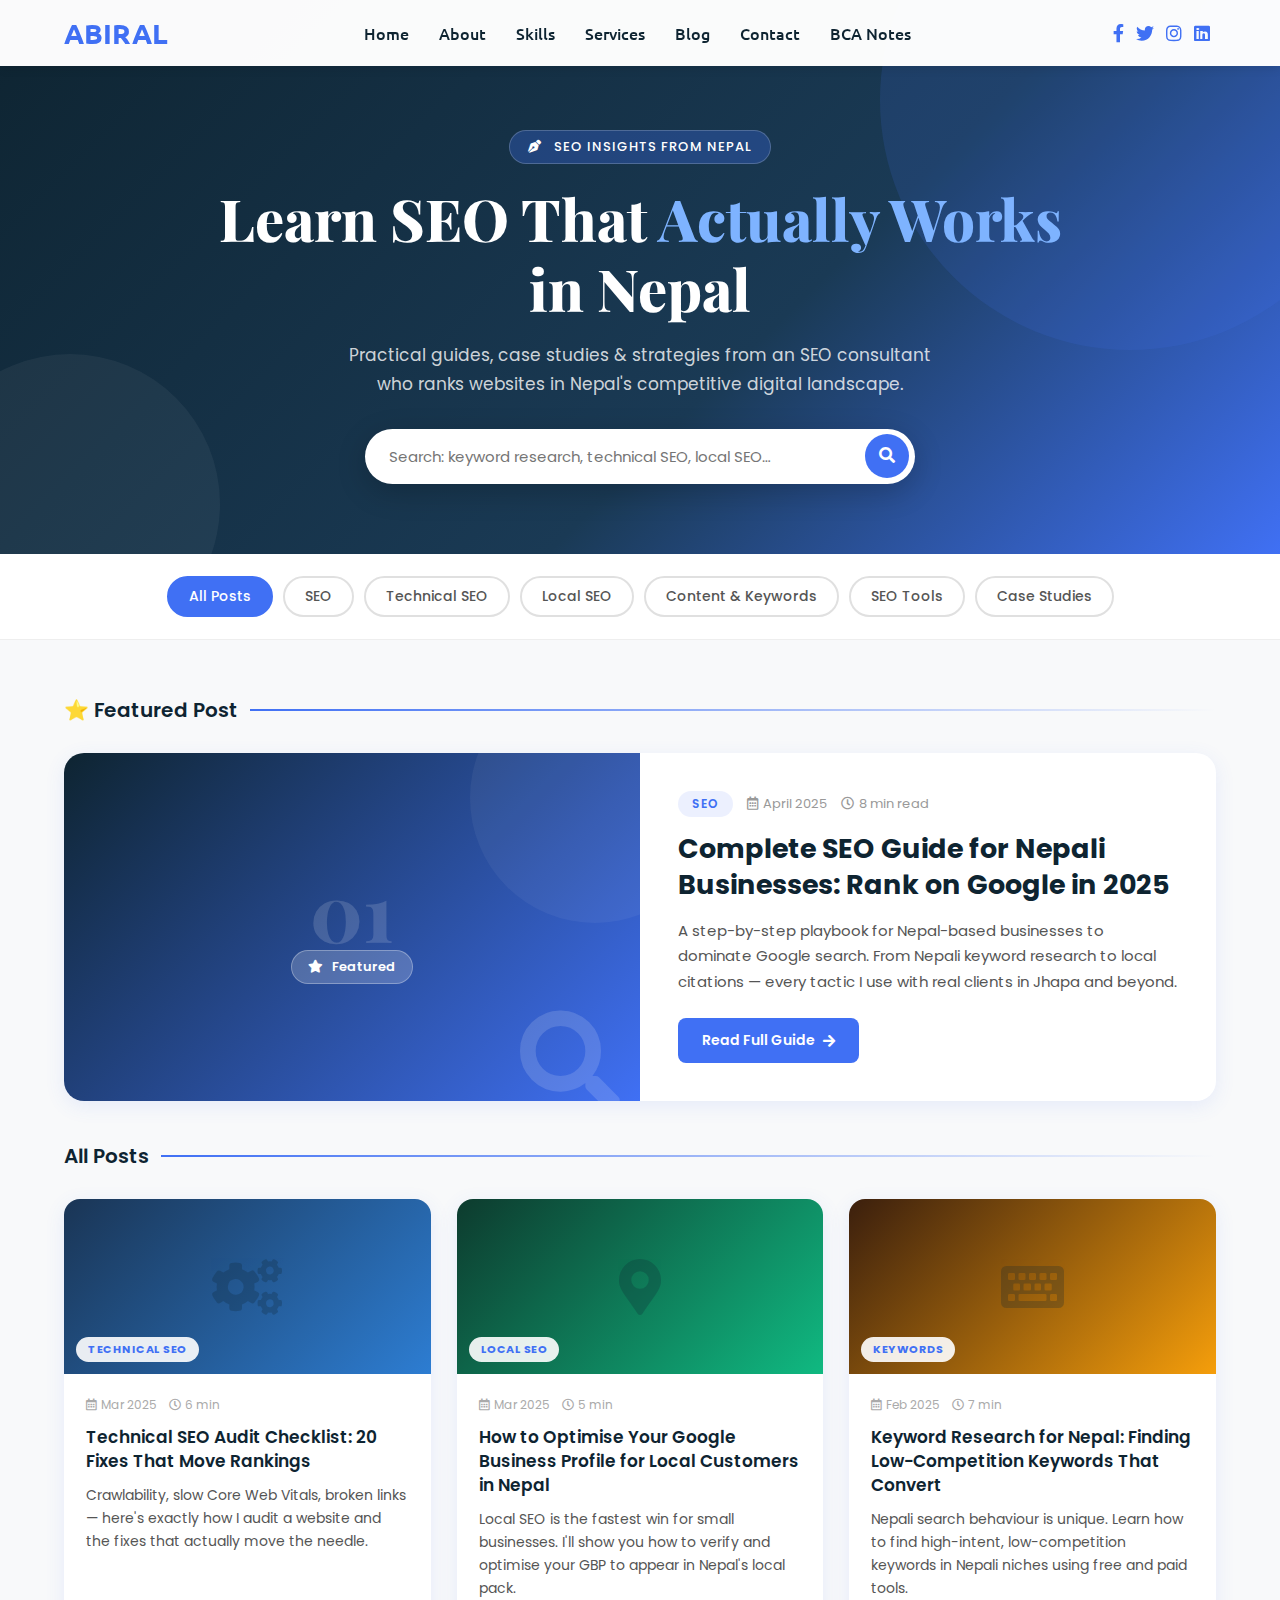
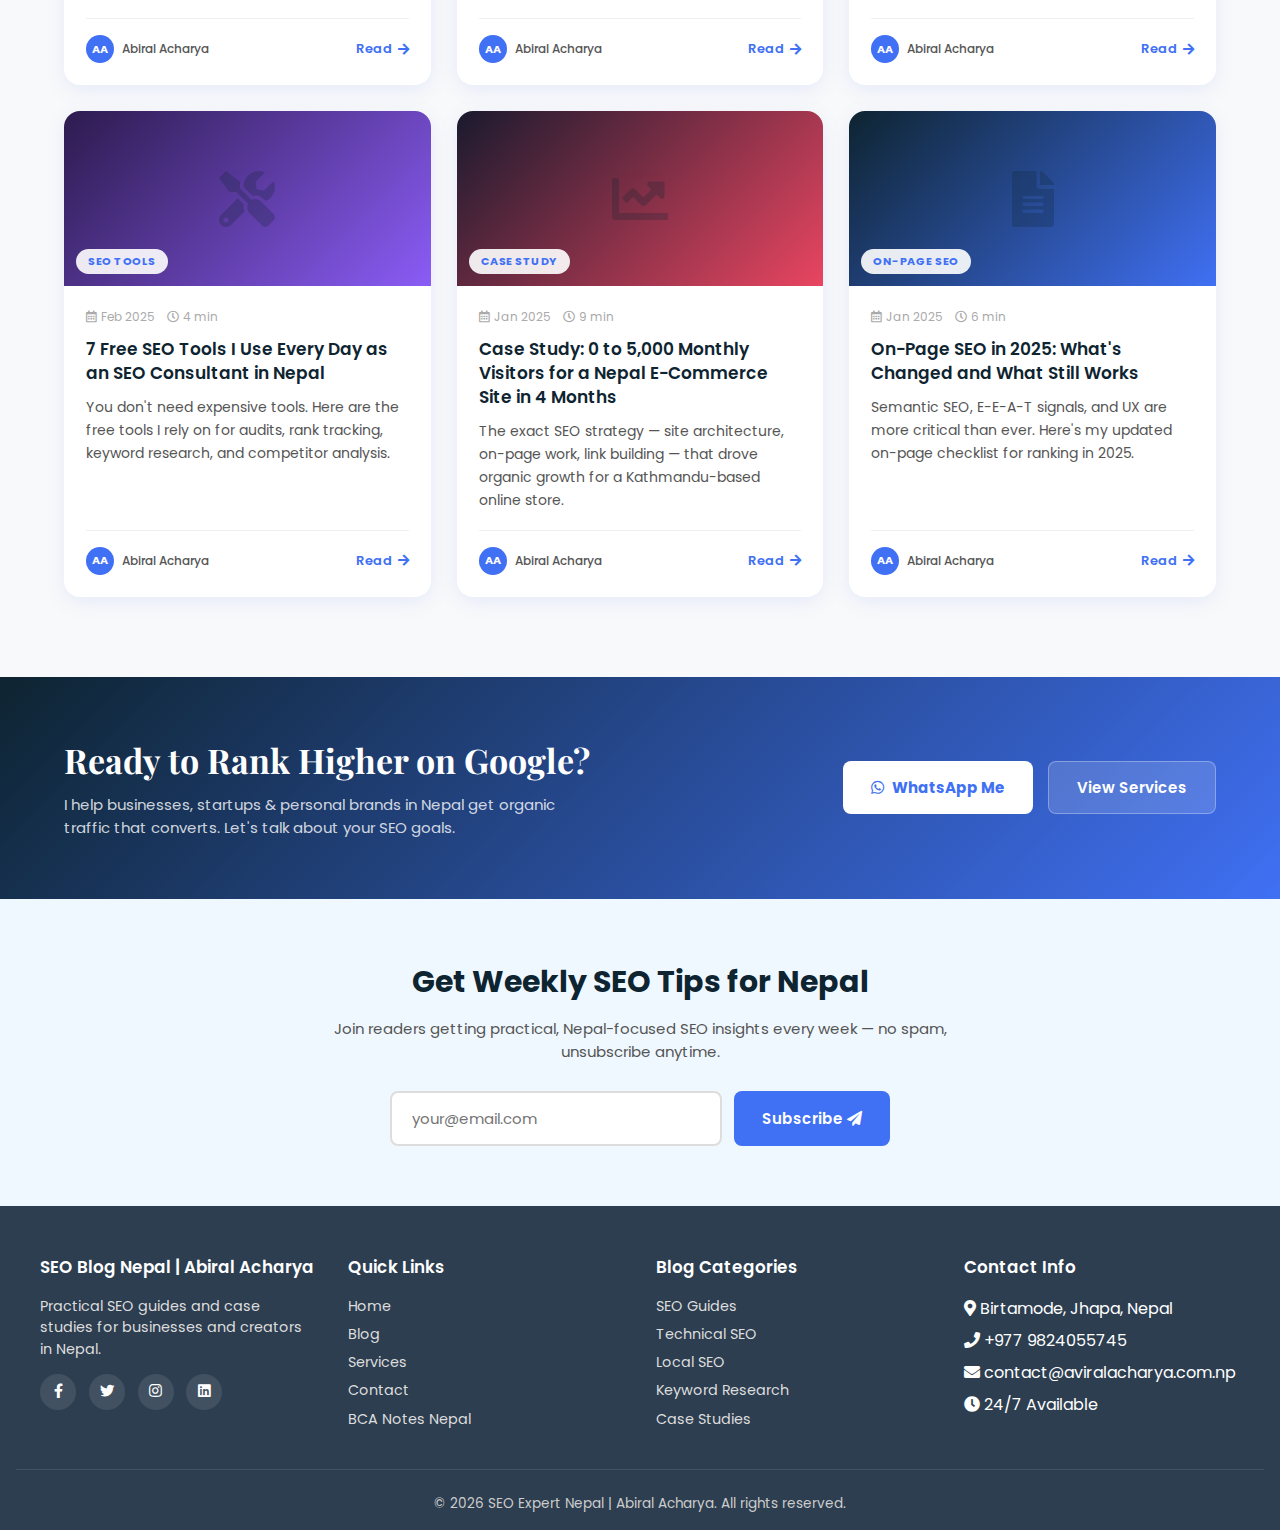
<file: blogs/index.html>
<!DOCTYPE html>
<html lang="en" dir="ltr">
<head>
  <!-- Google tag (gtag.js) -->
  <script async src="https://www.googletagmanager.com/gtag/js?id=G-P9R3RWSKNN"></script>
  <script>
    window.dataLayer = window.dataLayer || [];
    function gtag(){dataLayer.push(arguments);}
    gtag('js', new Date());
    gtag('config', 'G-P9R3RWSKNN');
    gtag('config', 'G-EQCYCBST0T');
  </script>

  <meta charset="UTF-8">
  <title>SEO Blog Nepal | Tips, Guides & Case Studies | Abiral Acharya</title>
  <link rel="icon" href="/Abiral-Acharya-SEO-expert-Birtamode.ico" type="image/x-icon">
  <meta name="description" content="Read expert SEO blogs by Abiral Acharya — SEO consultant from Nepal. Learn SEO tips, keyword research strategies, technical SEO guides, and digital marketing insights for Nepali businesses.">
  <meta name="keywords" content="SEO blog Nepal, SEO tips Nepal, keyword research Nepal, technical SEO guide, digital marketing Nepal, Abiral Acharya blog, SEO consultant Nepal">
  <meta name="author" content="Abiral Acharya">
  <meta name="viewport" content="width=device-width, initial-scale=1.0">

  <meta property="og:type" content="website">
  <meta property="og:url" content="https://aviralacharya.com.np/blogs">
  <meta property="og:title" content="SEO Blog Nepal | Abiral Acharya – SEO Consultant">
  <meta property="og:description" content="Expert SEO tips, guides & case studies for Nepali businesses. Learn from Nepal's leading SEO consultant Abiral Acharya.">
  <meta property="og:image" content="https://aviralacharya.com.np/Abiral-Acharya-seo-expert-jhapa.png">
  <meta name="twitter:card" content="summary_large_image">
  <meta name="twitter:creator" content="@abiralacharya80">
  <link rel="canonical" href="https://aviralacharya.com.np/blogs" />

  <link rel="preconnect" href="https://fonts.googleapis.com">
  <link rel="preconnect" href="https://fonts.gstatic.com" crossorigin>
  <link href="https://fonts.googleapis.com/css2?family=Poppins:wght@400;500;600;700&family=Ubuntu:wght@400;500;700&family=Playfair+Display:wght@700;800&display=swap" rel="stylesheet">
  <link rel="stylesheet" href="https://cdnjs.cloudflare.com/ajax/libs/font-awesome/5.15.2/css/all.min.css">

  <script>
    window.addEventListener('load', () => {
      const s = document.createElement('script');
      s.src = "https://pagead2.googlesyndication.com/pagead/js/adsbygoogle.js?client=ca-pub-8719236609788400";
      s.async = true; s.crossOrigin = "anonymous";
      document.body.appendChild(s);
    });
  </script>

  <link rel="stylesheet" href="styles.css">

  <script type="application/ld+json">
  {
    "@context": "https://schema.org",
    "@type": "Blog",
    "@id": "https://aviralacharya.com.np/blogs",
    "name": "SEO Blog Nepal by Abiral Acharya",
    "url": "https://aviralacharya.com.np/blogs",
    "description": "Expert SEO tips, guides, and case studies for Nepali businesses by Abiral Acharya, SEO Consultant from Birtamode, Jhapa, Nepal.",
    "author": { "@type": "Person", "name": "Abiral Acharya", "url": "https://aviralacharya.com.np/" },
    "publisher": { "@type": "Person", "name": "Abiral Acharya", "url": "https://aviralacharya.com.np/" }
  }
  </script>
</head>
<body>
  <div class="scroll-button"><a href="#top" aria-label="Scroll to top"><i class="fas fa-arrow-up"></i></a></div>

  <nav id="top">
    <div class="navbar">
      <div class="logo"><a href="/" aria-label="Home">ABIRAL</a></div>
      <ul class="menu">
        <li><a href="/">Home</a></li>
        <li><a href="/#about">About</a></li>
        <li><a href="/#skills">Skills</a></li>
        <li><a href="/#services">Services</a></li>
        <li><a href="/blogs">Blog</a></li>
        <li><a href="/#contact">Contact</a></li>
        <li><a href="/bca-nepal/bca-notes.html" target="_blank">BCA Notes</a></li>
        <div class="cancel-btn"><i class="fas fa-times" aria-label="Close menu"></i></div>
      </ul>
      <div class="media-icons">
        <a href="https://www.facebook.com/abiralacharya2003" target="_blank" rel="noopener noreferrer" aria-label="Facebook"><i class="fab fa-facebook-f"></i></a>
        <a href="https://x.com/abiralacharya80" target="_blank" rel="noopener noreferrer" aria-label="Twitter"><i class="fab fa-twitter"></i></a>
        <a href="https://www.instagram.com/abiralacharya2003/" target="_blank" rel="noopener noreferrer" aria-label="Instagram"><i class="fab fa-instagram"></i></a>
        <a href="https://www.linkedin.com/in/aviralacharya2003/" target="_blank" rel="noopener noreferrer" aria-label="LinkedIn"><i class="fab fa-linkedin"></i></a>
      </div>
    </div>
    <div class="menu-btn"><i class="fas fa-bars" aria-label="Open menu"></i></div>
  </nav>

  <!-- HERO -->
  <section class="blogs-hero">
    <div class="hero-inner">
      <div class="hero-tag"><i class="fas fa-pen-nib"></i> &nbsp; SEO Insights from Nepal</div>
      <h1>Learn SEO That <span>Actually Works</span><br>in Nepal</h1>
      <p>Practical guides, case studies & strategies from an SEO consultant who ranks websites in Nepal's competitive digital landscape.</p>
      <div class="search-wrap">
        <input type="text" id="searchInput" placeholder="Search: keyword research, technical SEO, local SEO…" aria-label="Search blogs">
        <button onclick="filterSearch()" aria-label="Search"><i class="fas fa-search"></i></button>
      </div>
    </div>
  </section>

  <!-- FILTERS -->
  <div class="filters-section">
    <div class="filters-inner">
      <button class="filter-btn active" onclick="filterCategory('all',this)">All Posts</button>
      <button class="filter-btn" onclick="filterCategory('seo',this)">SEO</button>
      <button class="filter-btn" onclick="filterCategory('technical',this)">Technical SEO</button>
      <button class="filter-btn" onclick="filterCategory('local',this)">Local SEO</button>
      <button class="filter-btn" onclick="filterCategory('content',this)">Content &amp; Keywords</button>
      <button class="filter-btn" onclick="filterCategory('tools',this)">SEO Tools</button>
      <button class="filter-btn" onclick="filterCategory('casestudy',this)">Case Studies</button>
    </div>
  </div>

  <!-- FEATURED -->
  <div class="featured-section" id="featuredSection">
    <div class="section-label"><span>⭐ Featured Post</span></div>
    <a href="/blogs/complete-seo-guide-nepal-businesses/" class="featured-card" data-category="seo">
      <div class="featured-img cat-seo">
        <div class="img-content">
          <div class="post-num">01</div>
          <div class="badge"><i class="fas fa-star"></i> &nbsp; Featured</div>
        </div>
        <i class="fas fa-search big-icon"></i>
      </div>
      <div class="featured-body">
        <div class="post-meta">
          <span class="post-category">SEO</span>
          <span class="post-date"><i class="far fa-calendar-alt"></i> April 2025</span>
          <span class="post-read-time"><i class="far fa-clock"></i> 8 min read</span>
        </div>
        <h2>Complete SEO Guide for Nepali Businesses: Rank on Google in 2025</h2>
        <p>A step-by-step playbook for Nepal-based businesses to dominate Google search. From Nepali keyword research to local citations — every tactic I use with real clients in Jhapa and beyond.</p>
        <span class="read-more-btn">Read Full Guide <i class="fas fa-arrow-right"></i></span>
      </div>
    </a>
  </div>

  <!-- BLOG GRID -->
  <div class="blog-grid-section">
    <div class="section-label"><span>All Posts</span></div>
    <div class="blog-grid" id="blogGrid">

      <article class="blog-card" data-category="technical" onclick="location.href='/blogs/technical-seo-audit-20-checklist'">
        <div class="card-thumb cat-technical">
          <i class="fas fa-cogs thumb-icon"></i>
          <span class="card-cat-badge">Technical SEO</span>
        </div>
        <div class="card-body">
          <div class="card-meta">
            <span class="card-date"><i class="far fa-calendar-alt"></i> Mar 2025</span>
            <span class="card-read"><i class="far fa-clock"></i> 6 min</span>
          </div>
          <h3>Technical SEO Audit Checklist: 20 Fixes That Move Rankings</h3>
          <p>Crawlability, slow Core Web Vitals, broken links — here's exactly how I audit a website and the fixes that actually move the needle.</p>
          <div class="card-footer">
            <div class="author-chip"><div class="avatar">AA</div><span>Abiral Acharya</span></div>
            <span class="card-link">Read <i class="fas fa-arrow-right"></i></span>
          </div>
        </div>
      </article>

      <article class="blog-card" data-category="local" onclick="location.href='/blogs/optimize-local-seo-nepal-google-business-profile'">
        <div class="card-thumb cat-local">
          <i class="fas fa-map-marker-alt thumb-icon"></i>
          <span class="card-cat-badge">Local SEO</span>
        </div>
        <div class="card-body">
          <div class="card-meta">
            <span class="card-date"><i class="far fa-calendar-alt"></i> Mar 2025</span>
            <span class="card-read"><i class="far fa-clock"></i> 5 min</span>
          </div>
          <h3>How to Optimise Your Google Business Profile for Local Customers in Nepal</h3>
          <p>Local SEO is the fastest win for small businesses. I'll show you how to verify and optimise your GBP to appear in Nepal's local pack.</p>
          <div class="card-footer">
            <div class="author-chip"><div class="avatar">AA</div><span>Abiral Acharya</span></div>
            <span class="card-link">Read <i class="fas fa-arrow-right"></i></span>
          </div>
        </div>
      </article>

      <article class="blog-card" data-category="content" onclick="location.href='/blogs/keyword-research-nepal'">
        <div class="card-thumb cat-content">
          <i class="fas fa-keyboard thumb-icon"></i>
          <span class="card-cat-badge">Keywords</span>
        </div>
        <div class="card-body">
          <div class="card-meta">
            <span class="card-date"><i class="far fa-calendar-alt"></i> Feb 2025</span>
            <span class="card-read"><i class="far fa-clock"></i> 7 min</span>
          </div>
          <h3>Keyword Research for Nepal: Finding Low-Competition Keywords That Convert</h3>
          <p>Nepali search behaviour is unique. Learn how to find high-intent, low-competition keywords in Nepali niches using free and paid tools.</p>
          <div class="card-footer">
            <div class="author-chip"><div class="avatar">AA</div><span>Abiral Acharya</span></div>
            <span class="card-link">Read <i class="fas fa-arrow-right"></i></span>
          </div>
        </div>
      </article>

      <article class="blog-card" data-category="tools" onclick="location.href='/blogs/free-seo-optimization-tools'">
        <div class="card-thumb cat-tools">
          <i class="fas fa-tools thumb-icon"></i>
          <span class="card-cat-badge">SEO Tools</span>
        </div>
        <div class="card-body">
          <div class="card-meta">
            <span class="card-date"><i class="far fa-calendar-alt"></i> Feb 2025</span>
            <span class="card-read"><i class="far fa-clock"></i> 4 min</span>
          </div>
          <h3>7 Free SEO Tools I Use Every Day as an SEO Consultant in Nepal</h3>
          <p>You don't need expensive tools. Here are the free tools I rely on for audits, rank tracking, keyword research, and competitor analysis.</p>
          <div class="card-footer">
            <div class="author-chip"><div class="avatar">AA</div><span>Abiral Acharya</span></div>
            <span class="card-link">Read <i class="fas fa-arrow-right"></i></span>
          </div>
        </div>
      </article>

      <article class="blog-card" data-category="casestudy" onclick="location.href='/blogs/case-study-nepal-ecommerce-seo'">
        <div class="card-thumb cat-casestudy">
          <i class="fas fa-chart-line thumb-icon"></i>
          <span class="card-cat-badge">Case Study</span>
        </div>
        <div class="card-body">
          <div class="card-meta">
            <span class="card-date"><i class="far fa-calendar-alt"></i> Jan 2025</span>
            <span class="card-read"><i class="far fa-clock"></i> 9 min</span>
          </div>
          <h3>Case Study: 0 to 5,000 Monthly Visitors for a Nepal E-Commerce Site in 4 Months</h3>
          <p>The exact SEO strategy — site architecture, on-page work, link building — that drove organic growth for a Kathmandu-based online store.</p>
          <div class="card-footer">
            <div class="author-chip"><div class="avatar">AA</div><span>Abiral Acharya</span></div>
            <span class="card-link">Read <i class="fas fa-arrow-right"></i></span>
          </div>
        </div>
      </article>

      <article class="blog-card" data-category="seo" onclick="location.href='/blogs/on-page-seo-guide-2026'">
        <div class="card-thumb cat-seo">
          <i class="fas fa-file-alt thumb-icon"></i>
          <span class="card-cat-badge">On-Page SEO</span>
        </div>
        <div class="card-body">
          <div class="card-meta">
            <span class="card-date"><i class="far fa-calendar-alt"></i> Jan 2025</span>
            <span class="card-read"><i class="far fa-clock"></i> 6 min</span>
          </div>
          <h3>On-Page SEO in 2025: What's Changed and What Still Works</h3>
          <p>Semantic SEO, E-E-A-T signals, and UX are more critical than ever. Here's my updated on-page checklist for ranking in 2025.</p>
          <div class="card-footer">
            <div class="author-chip"><div class="avatar">AA</div><span>Abiral Acharya</span></div>
            <span class="card-link">Read <i class="fas fa-arrow-right"></i></span>
          </div>
        </div>
      </article>

    </div>
  </div>

  <!-- CTA -->
  <div class="cta-banner">
    <div class="cta-inner">
      <div class="cta-text">
        <h2>Ready to Rank Higher on Google?</h2>
        <p>I help businesses, startups & personal brands in Nepal get organic traffic that converts. Let's talk about your SEO goals.</p>
      </div>
      <div class="cta-actions">
        <a href="https://wa.me/9779824055745" target="_blank" class="cta-btn-primary"><i class="fab fa-whatsapp"></i> WhatsApp Me</a>
        <a href="/#contact" class="cta-btn-secondary">View Services</a>
      </div>
    </div>
  </div>

  <!-- NEWSLETTER -->
  <section class="newsletter-section">
    <div class="newsletter-inner">
      <h2>Get Weekly SEO Tips for Nepal</h2>
      <p>Join readers getting practical, Nepal-focused SEO insights every week — no spam, unsubscribe anytime.</p>
      <form class="newsletter-form" onsubmit="handleSubscribe(event)">
        <input type="email" id="emailInput" placeholder="your@email.com" required aria-label="Email address">
        <button type="submit">Subscribe <i class="fas fa-paper-plane"></i></button>
      </form>
      <p id="subscribeMsg" style="display:none; color:var(--blue); margin-top:14px; font-weight:500;"></p>
    </div>
  </section>

  <!-- FOOTER -->
  <footer>
    <div class="footer-content">
      <div class="footer-column">
        <h3>SEO Blog Nepal | Abiral Acharya</h3>
        <p>Practical SEO guides and case studies for businesses and creators in Nepal.</p>
        <div class="social-links">
          <a href="https://www.facebook.com/abiralacharya2003" target="_blank" rel="noopener noreferrer"><i class="fab fa-facebook-f"></i></a>
          <a href="https://x.com/abiralacharya80" target="_blank" rel="noopener noreferrer"><i class="fab fa-twitter"></i></a>
          <a href="https://www.instagram.com/abiralacharya2003/" target="_blank" rel="noopener noreferrer"><i class="fab fa-instagram"></i></a>
          <a href="https://www.linkedin.com/in/abiralacharya2003/" target="_blank" rel="noopener noreferrer"><i class="fab fa-linkedin"></i></a>
        </div>
      </div>
      <div class="footer-column">
        <h3>Quick Links</h3>
        <ul>
          <li><a href="/">Home</a></li>
          <li><a href="/blogs">Blog</a></li>
          <li><a href="/#services">Services</a></li>
          <li><a href="/#contact">Contact</a></li>
          <li><a href="https://bcapoint.com/" target="_blank">BCA Notes Nepal</a></li>
        </ul>
      </div>
      <div class="footer-column">
        <h3>Blog Categories</h3>
        <ul>
          <li><a href="#" onclick="filterCategory('seo',null);return false;">SEO Guides</a></li>
          <li><a href="#" onclick="filterCategory('technical',null);return false;">Technical SEO</a></li>
          <li><a href="#" onclick="filterCategory('local',null);return false;">Local SEO</a></li>
          <li><a href="#" onclick="filterCategory('content',null);return false;">Keyword Research</a></li>
          <li><a href="#" onclick="filterCategory('casestudy',null);return false;">Case Studies</a></li>
        </ul>
      </div>
      <div class="footer-column">
        <h3>Contact Info</h3>
        <ul>
          <li><i class="fas fa-map-marker-alt"></i> Birtamode, Jhapa, Nepal</li>
          <li><i class="fas fa-phone"></i> +977 9824055745</li>
          <li><i class="fas fa-envelope"></i> contact@aviralacharya.com.np</li>
          <li><i class="fas fa-clock"></i> 24/7 Available</li>
        </ul>
      </div>
    </div>
    <div class="copyright">&copy; <span id="footerYear"></span> SEO Expert Nepal | Abiral Acharya. All rights reserved.</div>
  </footer>

  <script>
    document.getElementById('footerYear').textContent = new Date().getFullYear();

    const nav = document.querySelector('nav');
    const scrollBtn = document.querySelector('.scroll-button a');
    window.onscroll = () => {
      if (document.documentElement.scrollTop > 20) { nav.classList.add('sticky'); scrollBtn.style.display='block'; }
      else { nav.classList.remove('sticky'); scrollBtn.style.display='none'; }
    };

    const navBar = document.querySelector('.navbar');
    const menuBtn = document.querySelector('.menu-btn');
    const cancelBtn = document.querySelector('.cancel-btn');
    const body = document.body;
    menuBtn.onclick = () => { navBar.classList.add('active'); menuBtn.style.opacity='0'; menuBtn.style.pointerEvents='none'; body.style.overflow='hidden'; };
    const hideMenu = () => { navBar.classList.remove('active'); menuBtn.style.opacity='1'; menuBtn.style.pointerEvents='auto'; body.style.overflow='auto'; };
    cancelBtn.onclick = hideMenu;
    document.querySelectorAll('.menu li a').forEach(l => l.addEventListener('click', hideMenu));

    function filterCategory(cat, btn) {
      document.querySelectorAll('.filter-btn').forEach(b => b.classList.remove('active'));
      if (btn) btn.classList.add('active');
      document.querySelectorAll('.blog-card').forEach(card => {
        card.style.display = (cat==='all' || card.dataset.category===cat) ? 'flex' : 'none';
      });
      const fs = document.getElementById('featuredSection');
      if (fs) fs.style.display = (cat==='all' || cat==='seo') ? 'block' : 'none';
      document.getElementById('blogGrid').scrollIntoView({ behavior:'smooth', block:'start' });
    }

    function filterSearch() {
      const q = document.getElementById('searchInput').value.toLowerCase().trim();
      if (!q) return;
      document.querySelectorAll('.filter-btn').forEach(b => b.classList.remove('active'));
      document.querySelector('.filter-btn').classList.add('active');
      document.querySelectorAll('.blog-card').forEach(card => {
        card.style.display = card.innerText.toLowerCase().includes(q) ? 'flex' : 'none';
      });
      const fs = document.getElementById('featuredSection');
      if (fs) fs.style.display = 'none';
      document.getElementById('blogGrid').scrollIntoView({ behavior:'smooth', block:'start' });
    }

    document.getElementById('searchInput').addEventListener('keydown', e => { if (e.key==='Enter') filterSearch(); });

    function handleSubscribe(e) {
      e.preventDefault();
      const email = document.getElementById('emailInput').value;
      const msg = document.getElementById('subscribeMsg');
      msg.textContent = `✅ Thanks! SEO tips will be sent to ${email} soon.`;
      msg.style.display = 'block';
      document.getElementById('emailInput').value = '';
    }

    document.addEventListener('contextmenu', e => e.preventDefault());
  </script>
</body>
</html>
</file>
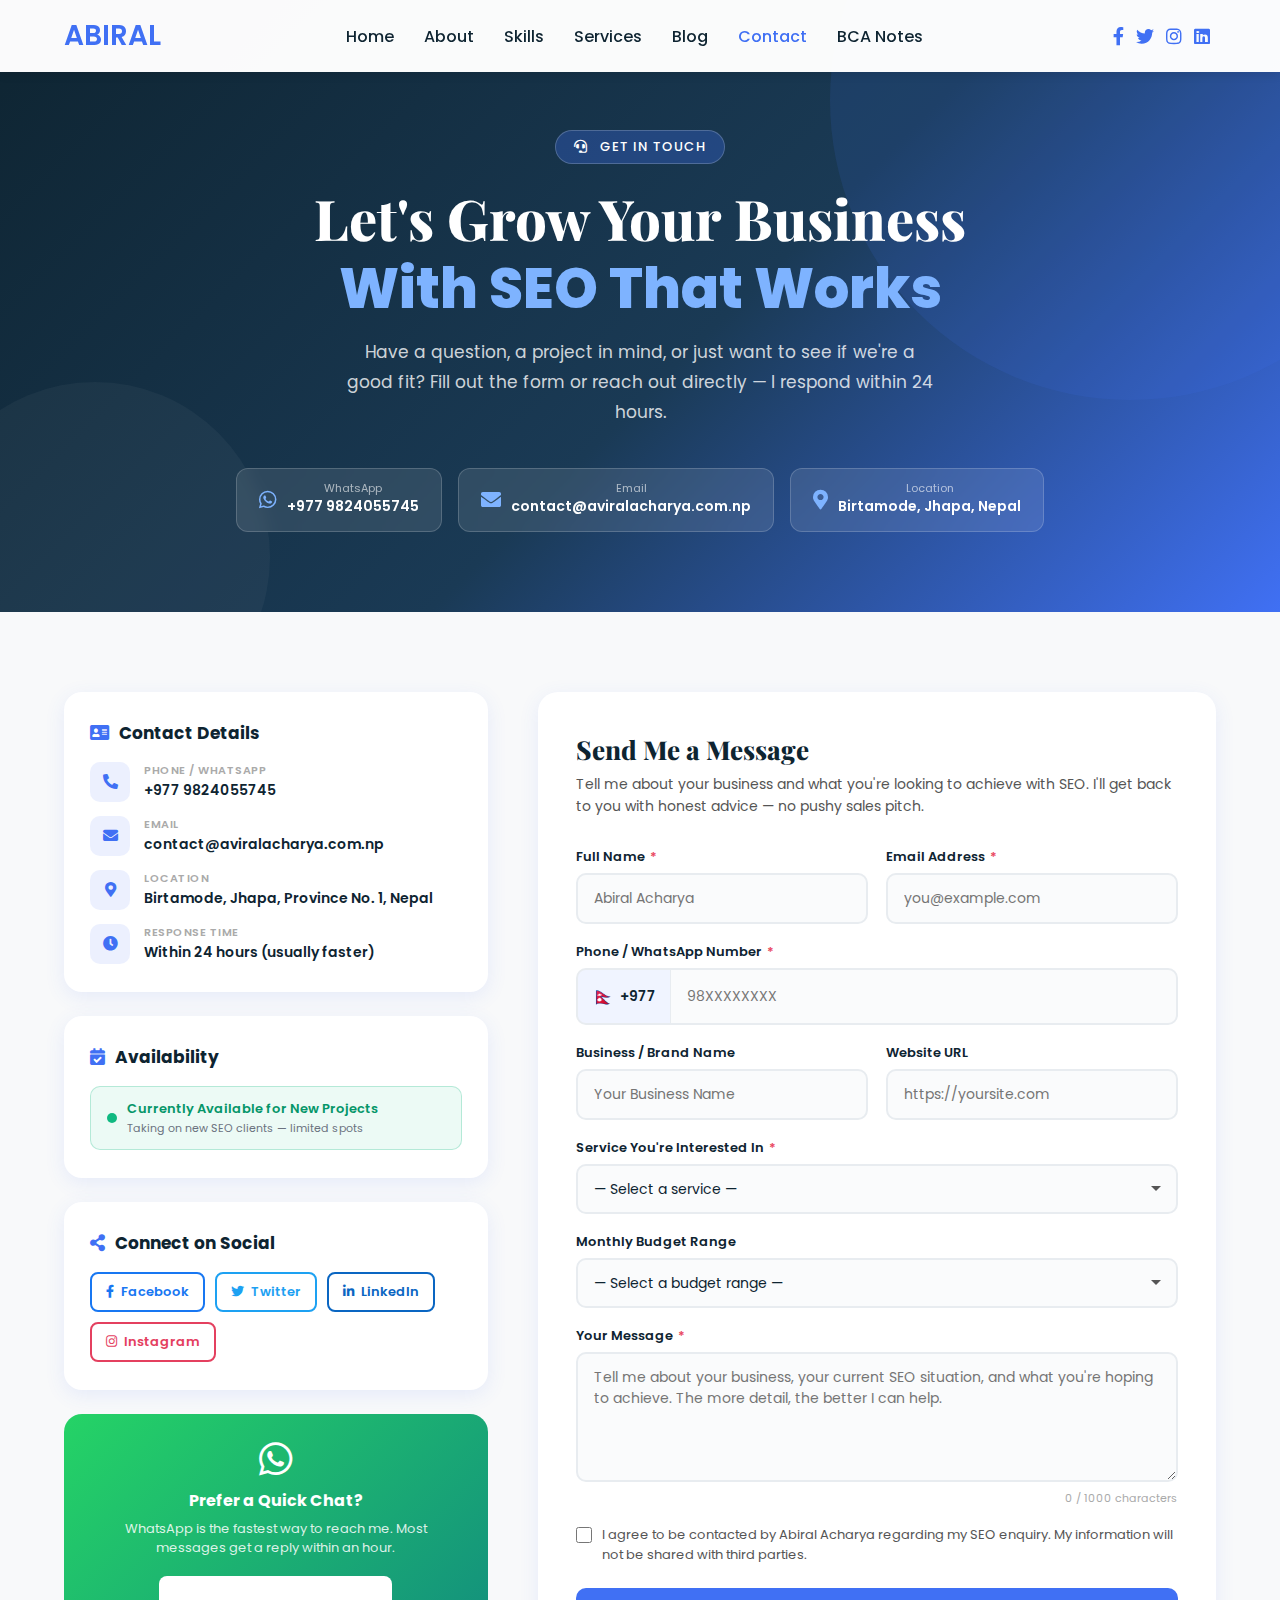
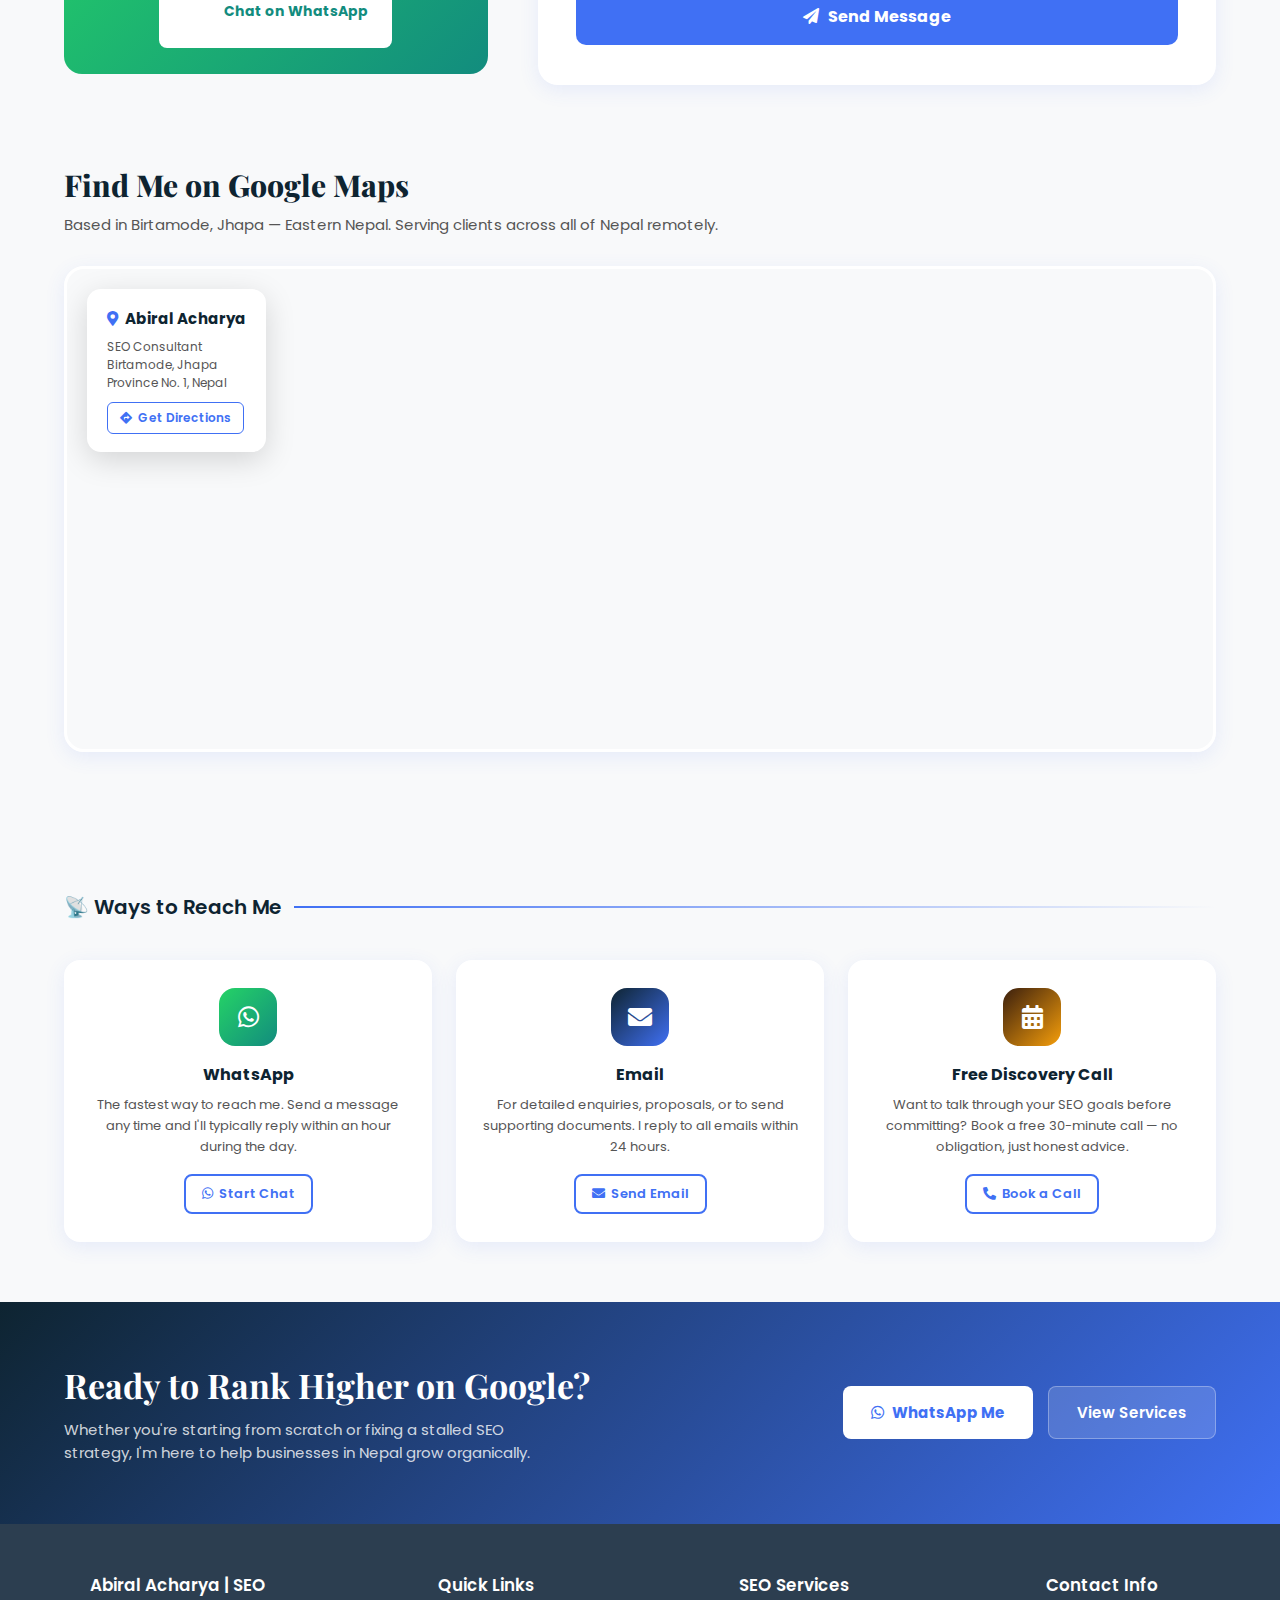
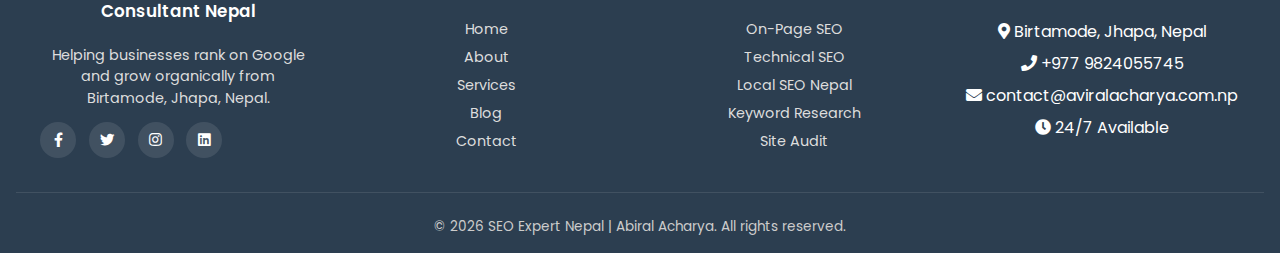
<file: contact/index.html>
<!DOCTYPE html>
<html lang="en" dir="ltr">
<head>
  <meta charset="UTF-8">
  <title>Contact Abiral Acharya | SEO Consultant Nepal – Get a Free SEO Quote</title>
  <link rel="icon" href="/Abiral-Acharya-SEO-expert-Birtamode.ico" type="image/x-icon">
  <meta name="description" content="Contact Abiral Acharya, SEO consultant from Birtamode, Jhapa, Nepal. Get a free SEO consultation for your business. Available via WhatsApp, email & contact form.">
  <meta name="keywords" content="contact Abiral Acharya, SEO consultant Nepal contact, hire SEO expert Nepal, free SEO consultation Nepal, SEO Jhapa Nepal">
  <meta name="author" content="Abiral Acharya">
  <meta name="viewport" content="width=device-width, initial-scale=1.0">

  <meta property="og:type" content="website">
  <meta property="og:url" content="https://aviralacharya.com.np/contact">
  <meta property="og:title" content="Contact Abiral Acharya | SEO Consultant Nepal">
  <meta property="og:description" content="Get in touch for a free SEO consultation. Based in Birtamode, Jhapa — serving businesses across all of Nepal.">
  <meta property="og:image" content="https://aviralacharya.com.np/Abiral-Acharya-seo-expert-jhapa.png">
  <meta name="twitter:card" content="summary_large_image">
  <meta name="twitter:creator" content="@abiralacharya80">
  <link rel="canonical" href="https://aviralacharya.com.np/contact" />

  <link rel="preconnect" href="https://fonts.googleapis.com">
  <link rel="preconnect" href="https://fonts.gstatic.com" crossorigin>
  <link href="https://fonts.googleapis.com/css2?family=Poppins:wght@400;500;600;700&family=Ubuntu:wght@400;500;700&family=Playfair+Display:wght@700;800&display=swap" rel="stylesheet">
  <link rel="stylesheet" href="https://cdnjs.cloudflare.com/ajax/libs/font-awesome/5.15.2/css/all.min.css">
  <link rel="stylesheet" href="styles.css">

  <style>
    *, *::before, *::after { margin:0; padding:0; box-sizing:border-box; text-decoration:none; }
    :root {
      --blue: #4070f4;
      --dark: #0E2431;
      --light-bg: #F0F8FF;
      --muted: #555;
      --card-shadow: 0 5px 20px rgba(64,112,244,.1);
      --card-hover: 0 15px 40px rgba(64,112,244,.2);
    }
    html { scroll-behavior:smooth; }
    body { font-family:'Poppins',sans-serif; background:#f8f9fa; color:var(--dark); }
    ::-webkit-scrollbar { width:8px; }
    ::-webkit-scrollbar-track { background:#f1f1f1; }
    ::-webkit-scrollbar-thumb { background:#6e93f7; border-radius:8px; }
    ::-webkit-scrollbar-thumb:hover { background:var(--blue); }

    /* ── NAV ── */
    nav { position:fixed; width:100%; padding:15px 0; z-index:998; transition:all .3s ease; font-family:'Ubuntu',sans-serif; background:rgba(255,255,255,.98); box-shadow:0 2px 10px rgba(0,0,0,.1); }
    nav.sticky { background:var(--blue); padding:10px 0; }
    nav .navbar { width:90%; max-width:1200px; display:flex; justify-content:space-between; align-items:center; margin:auto; }
    nav .navbar .logo a { font-weight:600; font-size:28px; color:var(--blue); }
    nav.sticky .navbar .logo a { color:#fff; }
    nav .navbar .menu { display:flex; position:relative; }
    nav .navbar .menu li { list-style:none; margin:0 15px; }
    .navbar .menu a { font-size:16px; font-weight:500; color:var(--dark); padding:6px 0; transition:all .4s ease; position:relative; }
    .navbar .menu a:hover { color:var(--blue); }
    .navbar .menu a::after { content:''; position:absolute; width:0; height:2px; background:var(--blue); bottom:0; left:0; transition:width .3s ease; }
    .navbar .menu a:hover::after { width:100%; }
    nav.sticky .menu a { color:#fff; }
    nav.sticky .menu a:hover { color:var(--dark); }
    .navbar .media-icons { display:flex; align-items:center; }
    .navbar .media-icons a { color:var(--blue); font-size:18px; margin:0 6px; transition:transform .3s ease; }
    .navbar .media-icons a:hover { transform:translateY(-3px); }
    nav.sticky .media-icons a { color:#fff; }
    nav .menu-btn, .navbar .menu .cancel-btn { position:absolute; color:#fff; right:20px; top:20px; font-size:24px; cursor:pointer; display:none; background:transparent; border:none; z-index:999; }
    nav .menu-btn { color:var(--blue); }
    nav.sticky .menu-btn { color:#fff; }
    .scroll-button a { position:fixed; bottom:20px; right:20px; color:#fff; background:var(--blue); padding:10px 12px; font-size:18px; border-radius:50%; box-shadow:0 5px 15px rgba(0,0,0,.2); display:none; transition:all .3s ease; z-index:99; }
    .scroll-button a:hover { background:#2a5bd7; transform:translateY(-3px); }

    /* ── HERO ── */
    .contact-hero {
      padding:130px 0 80px;
      background:linear-gradient(135deg,#0E2431 0%,#1a3a55 55%,#4070f4 100%);
      position:relative; overflow:hidden;
    }
    .contact-hero::before { content:''; position:absolute; width:600px; height:600px; border-radius:50%; background:rgba(64,112,244,.12); top:-200px; right:-150px; }
    .contact-hero::after  { content:''; position:absolute; width:350px; height:350px; border-radius:50%; background:rgba(255,255,255,.04); bottom:-120px; left:-80px; }
    .hero-inner { width:90%; max-width:1200px; margin:0 auto; position:relative; z-index:1; text-align:center; }
    .hero-tag { display:inline-block; background:rgba(64,112,244,.3); border:1px solid rgba(255,255,255,.2); color:#fff; padding:6px 18px; border-radius:50px; font-size:13px; font-weight:500; letter-spacing:1px; text-transform:uppercase; margin-bottom:20px; }
    .contact-hero h1 { font-family:'Playfair Display',serif; font-size:clamp(30px,5.5vw,56px); font-weight:800; color:#fff; line-height:1.2; margin-bottom:16px; }
    .contact-hero h1 span { color:#7eb3ff; }
    .contact-hero p { color:rgba(255,255,255,.8); font-size:17px; max-width:600px; margin:0 auto 40px; line-height:1.75; }

    /* Quick contact chips in hero */
    .quick-contact { display:flex; justify-content:center; gap:16px; flex-wrap:wrap; }
    .qc-chip { display:flex; align-items:center; gap:10px; background:rgba(255,255,255,.1); border:1px solid rgba(255,255,255,.18); border-radius:12px; padding:14px 22px; color:#fff; font-size:14px; font-weight:500; transition:all .3s; backdrop-filter:blur(8px); }
    .qc-chip:hover { background:rgba(255,255,255,.2); transform:translateY(-3px); }
    .qc-chip i { font-size:20px; color:#7eb3ff; }
    .qc-chip span { display:flex; flex-direction:column; }
    .qc-chip .qc-label { font-size:11px; color:rgba(255,255,255,.6); font-weight:400; line-height:1; margin-bottom:2px; }
    .qc-chip .qc-val { font-size:14px; font-weight:600; }

    /* ── MAIN CONTENT AREA ── */
    .contact-main { padding:80px 0; }
    .contact-wrap { width:90%; max-width:1200px; margin:0 auto; }
    .contact-grid { display:grid; grid-template-columns:1fr 1.6fr; gap:50px; align-items:start; }

    /* ── LEFT: INFO PANEL ── */
    .info-panel { display:flex; flex-direction:column; gap:24px; }

    .info-card {
      background:#fff;
      border-radius:18px;
      padding:28px 26px;
      box-shadow:var(--card-shadow);
    }
    .info-card h3 { font-size:17px; font-weight:700; color:var(--dark); margin-bottom:16px; display:flex; align-items:center; gap:10px; }
    .info-card h3 i { color:var(--blue); }

    /* Contact details list */
    .contact-details { list-style:none; display:flex; flex-direction:column; gap:14px; }
    .contact-details li { display:flex; align-items:flex-start; gap:14px; }
    .cd-icon { width:40px; height:40px; border-radius:10px; background:rgba(64,112,244,.1); display:flex; align-items:center; justify-content:center; flex-shrink:0; }
    .cd-icon i { color:var(--blue); font-size:15px; }
    .cd-body { display:flex; flex-direction:column; }
    .cd-label { font-size:11px; color:#aaa; font-weight:600; text-transform:uppercase; letter-spacing:.5px; }
    .cd-val { font-size:14px; color:var(--dark); font-weight:600; margin-top:1px; }
    .cd-val a { color:var(--dark); transition:color .3s; }
    .cd-val a:hover { color:var(--blue); }

    /* Social links */
    .social-row { display:flex; gap:10px; flex-wrap:wrap; margin-top:4px; }
    .soc-btn { display:flex; align-items:center; gap:7px; padding:8px 14px; border-radius:8px; font-size:13px; font-weight:600; transition:all .3s; border:2px solid; }
    .soc-btn.fb  { border-color:#1877f2; color:#1877f2; }
    .soc-btn.fb:hover  { background:#1877f2; color:#fff; }
    .soc-btn.tw  { border-color:#1da1f2; color:#1da1f2; }
    .soc-btn.tw:hover  { background:#1da1f2; color:#fff; }
    .soc-btn.li  { border-color:#0a66c2; color:#0a66c2; }
    .soc-btn.li:hover  { background:#0a66c2; color:#fff; }
    .soc-btn.ig  { border-color:#e4405f; color:#e4405f; }
    .soc-btn.ig:hover  { background:#e4405f; color:#fff; }

    /* Availability badge */
    .avail-badge { display:flex; align-items:center; gap:10px; background:rgba(16,185,129,.08); border:1px solid rgba(16,185,129,.25); border-radius:10px; padding:12px 16px; margin-top:4px; }
    .avail-dot { width:10px; height:10px; border-radius:50%; background:#10b981; flex-shrink:0; animation:pulse 2s infinite; }
    @keyframes pulse { 0%,100%{box-shadow:0 0 0 0 rgba(16,185,129,.4);} 50%{box-shadow:0 0 0 6px rgba(16,185,129,0);} }
    .avail-text { font-size:13px; font-weight:600; color:#059669; }
    .avail-text span { display:block; font-size:11px; font-weight:400; color:#6b7280; margin-top:1px; }

    /* WhatsApp CTA card */
    .wa-card { background:linear-gradient(135deg,#25d366,#128c7e); border-radius:18px; padding:26px; text-align:center; }
    .wa-card i { font-size:38px; color:#fff; margin-bottom:10px; }
    .wa-card h4 { font-size:16px; font-weight:700; color:#fff; margin-bottom:6px; }
    .wa-card p { font-size:13px; color:rgba(255,255,255,.85); margin-bottom:18px; line-height:1.5; }
    .wa-btn { display:inline-flex; align-items:center; gap:8px; background:#fff; color:#128c7e; padding:12px 24px; border-radius:8px; font-weight:700; font-size:14px; transition:all .3s; }
    .wa-btn:hover { background:#f0fff8; transform:translateY(-2px); }

    /* ── RIGHT: FORM ── */
    .form-panel {
      background:#fff;
      border-radius:20px;
      padding:40px 38px;
      box-shadow:var(--card-shadow);
    }
    .form-panel h2 { font-family:'Playfair Display',serif; font-size:26px; font-weight:800; color:var(--dark); margin-bottom:6px; }
    .form-panel > p { color:var(--muted); font-size:14px; line-height:1.6; margin-bottom:30px; }

    /* Honeypot */
    .hp-field { display:none !important; }

    .form-row { display:grid; grid-template-columns:1fr 1fr; gap:18px; }
    .form-group { display:flex; flex-direction:column; gap:6px; margin-bottom:18px; }
    .form-group label { font-size:13px; font-weight:600; color:var(--dark); display:flex; align-items:center; gap:5px; }
    .form-group label .req { color:#e94560; }
    .form-group input,
    .form-group select,
    .form-group textarea {
      padding:13px 16px;
      border:2px solid #e8ecf0;
      border-radius:10px;
      font-size:14px;
      font-family:'Poppins',sans-serif;
      color:var(--dark);
      background:#fafbfc;
      outline:none;
      transition:border-color .3s, box-shadow .3s, background .3s;
      width:100%;
    }
    .form-group input:focus,
    .form-group select:focus,
    .form-group textarea:focus {
      border-color:var(--blue);
      background:#fff;
      box-shadow:0 0 0 4px rgba(64,112,244,.08);
    }
    .form-group input.error,
    .form-group select.error,
    .form-group textarea.error { border-color:#e94560; }
    .form-group .err-msg { font-size:12px; color:#e94560; display:none; }
    .form-group input.error ~ .err-msg,
    .form-group select.error ~ .err-msg,
    .form-group textarea.error ~ .err-msg { display:block; }

    /* Phone row with flag */
    .phone-wrap { display:flex; gap:0; }
    .phone-prefix { display:flex; align-items:center; gap:6px; padding:13px 14px; background:#f0f4ff; border:2px solid #e8ecf0; border-right:none; border-radius:10px 0 0 10px; font-size:14px; font-weight:600; color:var(--dark); white-space:nowrap; flex-shrink:0; }
    .phone-prefix .flag { font-size:18px; }
    .phone-wrap input { border-radius:0 10px 10px 0; border-left:1px solid #e8ecf0; }
    .phone-wrap input:focus { border-color:var(--blue); border-left-color:var(--blue); }

    .form-group textarea { resize:vertical; min-height:130px; }
    .form-group select { appearance:none; background-image:url("data:image/svg+xml,%3Csvg xmlns='http://www.w3.org/2000/svg' width='12' height='12' viewBox='0 0 12 12'%3E%3Cpath fill='%23555' d='M6 8L1 3h10z'/%3E%3C/svg%3E"); background-repeat:no-repeat; background-position:right 14px center; padding-right:36px; cursor:pointer; }

    /* Character counter */
    .char-count { font-size:11px; color:#aaa; text-align:right; margin-top:2px; }

    /* Consent */
    .consent-row { display:flex; align-items:flex-start; gap:10px; margin-bottom:24px; }
    .consent-row input[type="checkbox"] { width:16px; height:16px; margin-top:2px; accent-color:var(--blue); flex-shrink:0; cursor:pointer; }
    .consent-row label { font-size:13px; color:var(--muted); cursor:pointer; line-height:1.5; }

    /* Submit btn */
    .submit-btn {
      width:100%;
      padding:16px;
      background:var(--blue);
      color:#fff;
      border:none;
      border-radius:10px;
      font-size:16px;
      font-weight:700;
      font-family:'Poppins',sans-serif;
      cursor:pointer;
      transition:all .3s;
      display:flex; align-items:center; justify-content:center; gap:10px;
      position:relative; overflow:hidden;
    }
    .submit-btn:hover:not(:disabled) { background:#2a5bd7; transform:translateY(-2px); box-shadow:0 8px 24px rgba(64,112,244,.35); }
    .submit-btn:disabled { opacity:.75; cursor:not-allowed; transform:none; }
    .submit-btn .btn-spinner { display:none; width:18px; height:18px; border:2px solid rgba(255,255,255,.4); border-top-color:#fff; border-radius:50%; animation:spin .7s linear infinite; }
    .submit-btn.loading .btn-text { display:none; }
    .submit-btn.loading .btn-spinner { display:block; }
    @keyframes spin { to { transform:rotate(360deg); } }

    /* Success / Error banners */
    .form-banner { display:none; border-radius:10px; padding:16px 20px; margin-bottom:20px; font-size:14px; font-weight:500; align-items:center; gap:12px; }
    .form-banner i { font-size:20px; flex-shrink:0; }
    .form-banner.success { background:rgba(16,185,129,.1); border:1px solid rgba(16,185,129,.3); color:#059669; }
    .form-banner.error-b { background:rgba(233,69,96,.08); border:1px solid rgba(233,69,96,.25); color:#c0303d; }
    .form-banner.show { display:flex; }

    /* ── MAP SECTION ── */
    .map-section { padding:0 0 80px; }
    .map-wrap { width:90%; max-width:1200px; margin:0 auto; }
    .map-header { margin-bottom:30px; }
    .map-header h2 { font-family:'Playfair Display',serif; font-size:clamp(22px,3vw,30px); font-weight:800; color:var(--dark); margin-bottom:8px; }
    .map-header p { color:var(--muted); font-size:15px; }
    .map-container {
      border-radius:20px;
      overflow:hidden;
      box-shadow:var(--card-shadow);
      position:relative;
      border:3px solid #fff;
    }
    .map-container iframe { display:block; width:100%; height:480px; border:none; }

    /* Map overlay card */
    .map-info-card {
      position:absolute;
      top:20px; left:20px;
      background:#fff;
      border-radius:14px;
      padding:18px 20px;
      box-shadow:0 8px 30px rgba(0,0,0,.15);
      max-width:240px;
      z-index:10;
    }
    .map-info-card h4 { font-size:15px; font-weight:700; color:var(--dark); margin-bottom:8px; display:flex; align-items:center; gap:7px; }
    .map-info-card h4 i { color:var(--blue); }
    .map-info-card p { font-size:12px; color:var(--muted); line-height:1.5; margin-bottom:10px; }
    .map-info-card a { display:inline-flex; align-items:center; gap:6px; font-size:12px; font-weight:600; color:var(--blue); border:1px solid var(--blue); border-radius:6px; padding:6px 12px; transition:all .3s; }
    .map-info-card a:hover { background:var(--blue); color:#fff; }

    /* ── HOW TO REACH STRIP ── */
    .reach-section { padding:60px 0; background:#f8f9fa; }
    .reach-wrap { width:90%; max-width:1200px; margin:0 auto; }
    .reach-grid { display:grid; grid-template-columns:repeat(3,1fr); gap:24px; margin-top:10px; }
    .reach-card { background:#fff; border-radius:16px; padding:28px 24px; box-shadow:var(--card-shadow); text-align:center; transition:all .35s; }
    .reach-card:hover { transform:translateY(-5px); box-shadow:var(--card-hover); }
    .reach-card .rc-icon { width:58px; height:58px; border-radius:16px; display:flex; align-items:center; justify-content:center; font-size:24px; color:#fff; margin:0 auto 16px; }
    .reach-card:nth-child(1) .rc-icon { background:linear-gradient(135deg,#25d366,#128c7e); }
    .reach-card:nth-child(2) .rc-icon { background:linear-gradient(135deg,#0E2431,#4070f4); }
    .reach-card:nth-child(3) .rc-icon { background:linear-gradient(135deg,#3b1f0d,#f59e0b); }
    .reach-card h4 { font-size:16px; font-weight:700; color:var(--dark); margin-bottom:8px; }
    .reach-card p { font-size:13px; color:var(--muted); line-height:1.6; margin-bottom:16px; }
    .reach-card a { display:inline-flex; align-items:center; gap:6px; font-size:13px; font-weight:600; color:var(--blue); border:2px solid var(--blue); border-radius:8px; padding:8px 16px; transition:all .3s; }
    .reach-card a:hover { background:var(--blue); color:#fff; }

    /* ── SECTION LABEL ── */
    .section-label { display:flex; align-items:center; gap:12px; margin-bottom:38px; }
    .section-label span { font-size:20px; font-weight:600; color:var(--dark); white-space:nowrap; }
    .section-label::after { content:''; flex:1; height:2px; background:linear-gradient(to right,var(--blue),transparent); }

    /* ── CTA BANNER ── */
    .cta-banner { background:linear-gradient(135deg,#0E2431 0%,#4070f4 100%); padding:60px 0; }
    .cta-inner { width:90%; max-width:1200px; margin:0 auto; display:flex; align-items:center; justify-content:space-between; gap:30px; flex-wrap:wrap; }
    .cta-text h2 { font-family:'Playfair Display',serif; font-size:clamp(22px,3vw,34px); color:#fff; margin-bottom:10px; }
    .cta-text p { color:rgba(255,255,255,.8); font-size:15px; max-width:500px; }
    .cta-actions { display:flex; gap:15px; flex-wrap:wrap; }
    .cta-btn-primary { background:#fff; color:var(--blue); padding:14px 28px; border-radius:8px; font-weight:700; font-size:15px; transition:all .3s; display:flex; align-items:center; gap:8px; }
    .cta-btn-primary:hover { background:#f0f4ff; transform:translateY(-2px); }
    .cta-btn-secondary { background:rgba(255,255,255,.15); color:#fff; padding:14px 28px; border-radius:8px; font-weight:600; font-size:15px; border:1px solid rgba(255,255,255,.3); transition:all .3s; }
    .cta-btn-secondary:hover { background:rgba(255,255,255,.25); }

    /* ── FOOTER ── */
    footer { background:#2c3e50; color:#fff; padding:3rem 1rem 1rem; font-family:'Poppins',sans-serif; }
    .footer-content { display:grid; grid-template-columns:repeat(auto-fit,minmax(200px,1fr)); gap:2rem; max-width:1200px; margin:0 auto; }
    .footer-column h3 { font-size:1.05rem; margin-bottom:1rem; font-weight:600; }
    .footer-column p { font-size:.9rem; color:#ddd; line-height:1.5; }
    .footer-column ul { list-style:none; padding:0; margin:0; }
    .footer-column ul li { margin:.45rem 0; }
    .footer-column ul li a { color:#ddd; font-size:.9rem; display:block; transition:color .3s; }
    .footer-column ul li a:hover { color:#3498db; }
    .social-links { display:flex; gap:.8rem; margin-top:.8rem; }
    .social-links a { display:inline-flex; align-items:center; justify-content:center; width:36px; height:36px; background:rgba(255,255,255,.1); border-radius:50%; color:white; transition:all .3s; font-size:.9rem; }
    .social-links a:hover { background:#3498db; transform:translateY(-3px); }
    .copyright { text-align:center; padding-top:1.5rem; border-top:1px solid rgba(255,255,255,.1); font-size:.85rem; color:#ccc; margin-top:2rem; }

    /* ── RESPONSIVE ── */
    @media (max-width:991px) {
      .contact-grid { grid-template-columns:1fr; }
      .reach-grid { grid-template-columns:1fr 1fr; }
    }
    @media (max-width:767px) {
      nav .navbar .menu { position:fixed; left:-100%; top:0; background:var(--dark); height:100vh; width:100%; max-width:300px; padding-top:70px; flex-direction:column; align-items:center; transition:all .5s ease; z-index:998; }
      .navbar.active .menu { left:0; }
      nav .navbar .menu li { margin:15px 0; }
      nav .navbar .menu a { font-size:20px; color:#fff; }
      nav .navbar .media-icons { display:none; }
      nav .menu-btn, .navbar .menu .cancel-btn { display:block; }
      .form-row { grid-template-columns:1fr; }
      .reach-grid { grid-template-columns:1fr; }
      .form-panel { padding:28px 22px; }
      .quick-contact { flex-direction:column; align-items:center; }
      .map-info-card { display:none; }
      .cta-inner { flex-direction:column; text-align:center; }
    }

    /* Animations */
    @keyframes fadeInUp { from{opacity:0;transform:translateY(20px);} to{opacity:1;transform:translateY(0);} }
    .info-card, .form-panel, .reach-card { animation:fadeInUp .5s ease both; }
    .info-card:nth-child(1){animation-delay:.05s;}
    .info-card:nth-child(2){animation-delay:.12s;}
    .info-card:nth-child(3){animation-delay:.19s;}
    .reach-card:nth-child(1){animation-delay:.05s;}
    .reach-card:nth-child(2){animation-delay:.13s;}
    .reach-card:nth-child(3){animation-delay:.21s;}
  </style>
</head>
<body>

  <div class="scroll-button"><a href="#top" aria-label="Scroll to top"><i class="fas fa-arrow-up"></i></a></div>

  <!-- ══ NAV ══ -->
  <nav id="top">
    <div class="navbar">
      <div class="logo"><a href="/" aria-label="Home">ABIRAL</a></div>
      <ul class="menu">
        <li><a href="/">Home</a></li>
        <li><a href="/about">About</a></li>
        <li><a href="/#skills">Skills</a></li>
        <li><a href="/services">Services</a></li>
        <li><a href="/blogs">Blog</a></li>
        <li><a href="/contact" style="color:#4070f4">Contact</a></li>
        <li><a href="/bca-nepal/bca-notes.html" target="_blank">BCA Notes</a></li>
        <div class="cancel-btn"><i class="fas fa-times" aria-label="Close menu"></i></div>
      </ul>
      <div class="media-icons">
        <a href="https://www.facebook.com/abiralacharya2003" target="_blank" rel="noopener noreferrer"><i class="fab fa-facebook-f"></i></a>
        <a href="https://x.com/abiralacharya80" target="_blank" rel="noopener noreferrer"><i class="fab fa-twitter"></i></a>
        <a href="https://www.instagram.com/abiralacharya2003/" target="_blank" rel="noopener noreferrer"><i class="fab fa-instagram"></i></a>
        <a href="https://www.linkedin.com/in/aviralacharya2003/" target="_blank" rel="noopener noreferrer"><i class="fab fa-linkedin"></i></a>
      </div>
    </div>
    <div class="menu-btn"><i class="fas fa-bars" aria-label="Open menu"></i></div>
  </nav>

  <!-- ══════════════════════════════════
       HERO
  ══════════════════════════════════════ -->
  <section class="contact-hero">
    <div class="hero-inner">
      <div class="hero-tag"><i class="fas fa-headset"></i> &nbsp; Get In Touch</div>
      <h1>Let's Grow Your Business<br><span>With SEO That Works</span></h1>
      <p>Have a question, a project in mind, or just want to see if we're a good fit? Fill out the form or reach out directly — I respond within 24 hours.</p>
      <div class="quick-contact">
        <a href="https://wa.me/9779824055745" target="_blank" class="qc-chip">
          <i class="fab fa-whatsapp"></i>
          <span><span class="qc-label">WhatsApp</span><span class="qc-val">+977 9824055745</span></span>
        </a>
        <a href="mailto:contact@aviralacharya.com.np" class="qc-chip">
          <i class="fas fa-envelope"></i>
          <span><span class="qc-label">Email</span><span class="qc-val">contact@aviralacharya.com.np</span></span>
        </a>
        <div class="qc-chip" style="cursor:default;">
          <i class="fas fa-map-marker-alt"></i>
          <span><span class="qc-label">Location</span><span class="qc-val">Birtamode, Jhapa, Nepal</span></span>
        </div>
      </div>
    </div>
  </section>

  <!-- ══════════════════════════════════
       CONTACT FORM + INFO
  ══════════════════════════════════════ -->
  <section class="contact-main">
    <div class="contact-wrap">
      <div class="contact-grid">

        <!-- ── LEFT: Info Panel ── -->
        <div class="info-panel">

          <!-- Contact details -->
          <div class="info-card">
            <h3><i class="fas fa-address-card"></i> Contact Details</h3>
            <ul class="contact-details">
              <li>
                <div class="cd-icon"><i class="fas fa-phone-alt"></i></div>
                <div class="cd-body">
                  <span class="cd-label">Phone / WhatsApp</span>
                  <span class="cd-val"><a href="tel:+9779824055745">+977 9824055745</a></span>
                </div>
              </li>
              <li>
                <div class="cd-icon"><i class="fas fa-envelope"></i></div>
                <div class="cd-body">
                  <span class="cd-label">Email</span>
                  <span class="cd-val"><a href="mailto:contact@aviralacharya.com.np">contact@aviralacharya.com.np</a></span>
                </div>
              </li>
              <li>
                <div class="cd-icon"><i class="fas fa-map-marker-alt"></i></div>
                <div class="cd-body">
                  <span class="cd-label">Location</span>
                  <span class="cd-val">Birtamode, Jhapa, Province No. 1, Nepal</span>
                </div>
              </li>
              <li>
                <div class="cd-icon"><i class="fas fa-clock"></i></div>
                <div class="cd-body">
                  <span class="cd-label">Response Time</span>
                  <span class="cd-val">Within 24 hours (usually faster)</span>
                </div>
              </li>
            </ul>
          </div>

          <!-- Availability -->
          <div class="info-card">
            <h3><i class="fas fa-calendar-check"></i> Availability</h3>
            <div class="avail-badge">
              <div class="avail-dot"></div>
              <div class="avail-text">Currently Available for New Projects
                <span>Taking on new SEO clients — limited spots</span>
              </div>
            </div>
          </div>

          <!-- Social -->
          <div class="info-card">
            <h3><i class="fas fa-share-alt"></i> Connect on Social</h3>
            <div class="social-row">
              <a href="https://www.facebook.com/abiralacharya2003" target="_blank" rel="noopener" class="soc-btn fb"><i class="fab fa-facebook-f"></i> Facebook</a>
              <a href="https://x.com/abiralacharya80" target="_blank" rel="noopener" class="soc-btn tw"><i class="fab fa-twitter"></i> Twitter</a>
              <a href="https://www.linkedin.com/in/aviralacharya2003/" target="_blank" rel="noopener" class="soc-btn li"><i class="fab fa-linkedin-in"></i> LinkedIn</a>
              <a href="https://www.instagram.com/abiralacharya2003/" target="_blank" rel="noopener" class="soc-btn ig"><i class="fab fa-instagram"></i> Instagram</a>
            </div>
          </div>

          <!-- WhatsApp CTA -->
          <div class="wa-card">
            <i class="fab fa-whatsapp"></i>
            <h4>Prefer a Quick Chat?</h4>
            <p>WhatsApp is the fastest way to reach me. Most messages get a reply within an hour.</p>
            <a href="https://wa.me/9779824055745?text=Hi%20Abiral%2C%20I%20found%20you%20via%20your%20website%20and%20I%27d%20love%20to%20discuss%20SEO%20for%20my%20business." target="_blank" class="wa-btn"><i class="fab fa-whatsapp"></i> Chat on WhatsApp</a>
          </div>

        </div><!-- /info-panel -->

        <!-- ── RIGHT: Form ── -->
        <div class="form-panel">
          <h2>Send Me a Message</h2>
          <p>Tell me about your business and what you're looking to achieve with SEO. I'll get back to you with honest advice — no pushy sales pitch.</p>

          <!-- Success banner -->
          <div class="form-banner success" id="successBanner">
            <i class="fas fa-check-circle"></i>
            <div><strong>Message sent successfully!</strong><br>Thanks for reaching out. I'll get back to you within 24 hours.</div>
          </div>
          <!-- Error banner -->
          <div class="form-banner error-b" id="errorBanner">
            <i class="fas fa-exclamation-circle"></i>
            <div><strong>Something went wrong.</strong><br>Please try again or reach out directly via WhatsApp.</div>
          </div>

          <form id="contactForm" action="https://api.web3forms.com/submit" method="POST" novalidate>

            <!-- Web3Forms access key -->
            <input type="hidden" name="access_key" value="dd94ebf3-59f7-480a-ad41-e79027dfeeac">

            <!-- Redirect after submit (optional — remove if you prefer AJAX) -->
            <!-- <input type="hidden" name="redirect" value="https://aviralacharya.com.np/contact?sent=true"> -->

            <!-- Honeypot anti-spam -->
            <input type="text" name="botcheck" class="hp-field" tabindex="-1" autocomplete="off">

            <!-- Subject line for email inbox -->
            <input type="hidden" name="subject" value="New SEO Enquiry from Website Contact Form">

            <!-- Name + Email row -->
            <div class="form-row">
              <div class="form-group">
                <label for="name">Full Name <span class="req">*</span></label>
                <input type="text" id="name" name="name" placeholder="Abiral Acharya" required autocomplete="name">
                <span class="err-msg">Please enter your full name.</span>
              </div>
              <div class="form-group">
                <label for="email">Email Address <span class="req">*</span></label>
                <input type="email" id="email" name="email" placeholder="you@example.com" required autocomplete="email">
                <span class="err-msg">Please enter a valid email address.</span>
              </div>
            </div>

            <!-- Phone -->
            <div class="form-group">
              <label for="phone">Phone / WhatsApp Number <span class="req">*</span></label>
              <div class="phone-wrap">
                <div class="phone-prefix"><span class="flag">🇳🇵</span> +977</div>
                <input type="tel" id="phone" name="phone" placeholder="98XXXXXXXX" required autocomplete="tel" pattern="[0-9]{7,12}">
              </div>
              <span class="err-msg">Please enter a valid Nepali phone number.</span>
            </div>

            <!-- Business name + Website row -->
            <div class="form-row">
              <div class="form-group">
                <label for="business">Business / Brand Name</label>
                <input type="text" id="business" name="business_name" placeholder="Your Business Name">
              </div>
              <div class="form-group">
                <label for="website">Website URL</label>
                <input type="url" id="website" name="website" placeholder="https://yoursite.com">
              </div>
            </div>

            <!-- Service needed -->
            <div class="form-group">
              <label for="service">Service You're Interested In <span class="req">*</span></label>
              <select id="service" name="service_needed" required>
                <option value="" disabled selected>— Select a service —</option>
                <option value="On-Page SEO">On-Page SEO Optimisation</option>
                <option value="Technical SEO">Technical SEO Audit &amp; Fixes</option>
                <option value="Local SEO">Local SEO &amp; Google Business Profile</option>
                <option value="Keyword Research">Keyword Research &amp; Strategy</option>
                <option value="Semantic SEO">Semantic SEO &amp; Topic Clusters</option>
                <option value="Off-Page SEO / Link Building">Off-Page SEO &amp; Link Building</option>
                <option value="Full Site Audit">Full SEO Site Audit</option>
                <option value="E-Commerce SEO">E-Commerce SEO</option>
                <option value="Monthly SEO Retainer">Monthly SEO Retainer</option>
                <option value="Not sure / Need advice">Not Sure — Need Advice</option>
              </select>
              <span class="err-msg">Please select a service.</span>
            </div>

            <!-- Budget range -->
            <div class="form-group">
              <label for="budget">Monthly Budget Range</label>
              <select id="budget" name="budget_range">
                <option value="" disabled selected>— Select a budget range —</option>
                <option value="Under NPR 10,000">Under NPR 10,000 / month</option>
                <option value="NPR 10,000–25,000">NPR 10,000 – 25,000 / month</option>
                <option value="NPR 25,000–50,000">NPR 25,000 – 50,000 / month</option>
                <option value="NPR 50,000–100,000">NPR 50,000 – 1,00,000 / month</option>
                <option value="NPR 100,000+">NPR 1,00,000+ / month</option>
                <option value="One-time project">One-time project (not monthly)</option>
                <option value="Flexible">Flexible / Let's discuss</option>
              </select>
            </div>

            <!-- Message -->
            <div class="form-group">
              <label for="message">Your Message <span class="req">*</span></label>
              <textarea id="message" name="message" placeholder="Tell me about your business, your current SEO situation, and what you're hoping to achieve. The more detail, the better I can help." required maxlength="1000" oninput="updateCount(this)"></textarea>
              <div class="char-count"><span id="charCount">0</span> / 1000 characters</div>
              <span class="err-msg">Please write a brief message (at least 20 characters).</span>
            </div>

            <!-- Consent -->
            <div class="consent-row">
              <input type="checkbox" id="consent" name="consent" required>
              <label for="consent">I agree to be contacted by Abiral Acharya regarding my SEO enquiry. My information will not be shared with third parties.</label>
            </div>

            <button type="submit" class="submit-btn" id="submitBtn">
              <span class="btn-text"><i class="fas fa-paper-plane"></i> &nbsp; Send Message</span>
              <div class="btn-spinner"></div>
            </button>

          </form>
        </div><!-- /form-panel -->

      </div>
    </div>
  </section>

  <!-- ══════════════════════════════════
       GOOGLE BUSINESS MAP
  ══════════════════════════════════════ -->
  <section class="map-section">
    <div class="map-wrap">
      <div class="map-header">
        <h2>Find Me on Google Maps</h2>
        <p>Based in Birtamode, Jhapa — Eastern Nepal. Serving clients across all of Nepal remotely.</p>
      </div>
      <div class="map-container">
        <!--
          ══ GOOGLE MAPS EMBED ══
          This embed points to Birtamode, Jhapa, Nepal.
          To use your exact Google Business Profile pin:
          1. Go to your Google Business Profile
          2. Click "Share" → "Embed a map"
          3. Copy the <iframe> src URL and paste it below replacing the q= parameter
        -->
        <iframe
          src="https://www.google.com/maps/embed?pb=!1m18!1m12!1m3!1d3570.7435298476016!2d88.00735!3d26.64498!2m3!1f0!2f0!3f0!3m2!1i1024!2i768!4f13.1!3m3!1m2!1s0x39e5b0b1a1a1a1a1%3A0x1234567890abcdef!2sBirtamode%2C%20Jhapa%2C%20Nepal!5e0!3m2!1sen!2snp!4v1700000000000!5m2!1sen!2snp"
          allowfullscreen=""
          loading="lazy"
          referrerpolicy="no-referrer-when-downgrade"
          title="Abiral Acharya SEO Consultant – Birtamode, Jhapa, Nepal"
          aria-label="Google Map showing Birtamode, Jhapa, Nepal">
        </iframe>

        <!-- Overlay info card -->
        <div class="map-info-card">
          <h4><i class="fas fa-map-marker-alt"></i> Abiral Acharya</h4>
          <p>SEO Consultant<br>Birtamode, Jhapa<br>Province No. 1, Nepal</p>
          <a href="https://maps.google.com/?q=Birtamode,+Jhapa,+Nepal" target="_blank" rel="noopener noreferrer">
            <i class="fas fa-directions"></i> Get Directions
          </a>
        </div>
      </div>
    </div>
  </section>

  <!-- ══════════════════════════════════
       HOW TO REACH ME
  ══════════════════════════════════════ -->
  <section class="reach-section">
    <div class="reach-wrap">
      <div class="section-label"><span>📡 Ways to Reach Me</span></div>
      <div class="reach-grid">
        <div class="reach-card">
          <div class="rc-icon"><i class="fab fa-whatsapp"></i></div>
          <h4>WhatsApp</h4>
          <p>The fastest way to reach me. Send a message any time and I'll typically reply within an hour during the day.</p>
          <a href="https://wa.me/9779824055745?text=Hi%20Abiral%2C%20I%27d%20like%20to%20discuss%20SEO%20for%20my%20business." target="_blank" rel="noopener"><i class="fab fa-whatsapp"></i> Start Chat</a>
        </div>
        <div class="reach-card">
          <div class="rc-icon"><i class="fas fa-envelope"></i></div>
          <h4>Email</h4>
          <p>For detailed enquiries, proposals, or to send supporting documents. I reply to all emails within 24 hours.</p>
          <a href="mailto:contact@aviralacharya.com.np"><i class="fas fa-envelope"></i> Send Email</a>
        </div>
        <div class="reach-card">
          <div class="rc-icon"><i class="fas fa-calendar-alt"></i></div>
          <h4>Free Discovery Call</h4>
          <p>Want to talk through your SEO goals before committing? Book a free 30-minute call — no obligation, just honest advice.</p>
          <a href="https://wa.me/9779824055745?text=Hi%20Abiral%2C%20I%27d%20like%20to%20book%20a%20free%20discovery%20call." target="_blank" rel="noopener"><i class="fas fa-phone-alt"></i> Book a Call</a>
        </div>
      </div>
    </div>
  </section>

  <!-- ══ CTA ══ -->
  <div class="cta-banner">
    <div class="cta-inner">
      <div class="cta-text">
        <h2>Ready to Rank Higher on Google?</h2>
        <p>Whether you're starting from scratch or fixing a stalled SEO strategy, I'm here to help businesses in Nepal grow organically.</p>
      </div>
      <div class="cta-actions">
        <a href="https://wa.me/9779824055745" target="_blank" class="cta-btn-primary"><i class="fab fa-whatsapp"></i> WhatsApp Me</a>
        <a href="/services" class="cta-btn-secondary">View Services</a>
      </div>
    </div>
  </div>

  <!-- ══ FOOTER ══ -->
  <footer>
    <div class="footer-content">
      <div class="footer-column">
        <h3>Abiral Acharya | SEO Consultant Nepal</h3>
        <p>Helping businesses rank on Google and grow organically from Birtamode, Jhapa, Nepal.</p>
        <div class="social-links">
          <a href="https://www.facebook.com/abiralacharya2003" target="_blank" rel="noopener noreferrer"><i class="fab fa-facebook-f"></i></a>
          <a href="https://x.com/abiralacharya80" target="_blank" rel="noopener noreferrer"><i class="fab fa-twitter"></i></a>
          <a href="https://www.instagram.com/abiralacharya2003/" target="_blank" rel="noopener noreferrer"><i class="fab fa-instagram"></i></a>
          <a href="https://www.linkedin.com/in/aviralacharya2003/" target="_blank" rel="noopener noreferrer"><i class="fab fa-linkedin"></i></a>
        </div>
      </div>
      <div class="footer-column">
        <h3>Quick Links</h3>
        <ul>
          <li><a href="/">Home</a></li>
          <li><a href="/about">About</a></li>
          <li><a href="/services">Services</a></li>
          <li><a href="/blogs">Blog</a></li>
          <li><a href="/contact">Contact</a></li>
        </ul>
      </div>
      <div class="footer-column">
        <h3>SEO Services</h3>
        <ul>
          <li><a href="/services#onpage">On-Page SEO</a></li>
          <li><a href="/services#technical">Technical SEO</a></li>
          <li><a href="/services#local">Local SEO Nepal</a></li>
          <li><a href="/services#keyword">Keyword Research</a></li>
          <li><a href="/services#audit">Site Audit</a></li>
        </ul>
      </div>
      <div class="footer-column">
        <h3>Contact Info</h3>
        <ul>
          <li><i class="fas fa-map-marker-alt"></i> Birtamode, Jhapa, Nepal</li>
          <li><i class="fas fa-phone"></i> +977 9824055745</li>
          <li><i class="fas fa-envelope"></i> contact@aviralacharya.com.np</li>
          <li><i class="fas fa-clock"></i> 24/7 Available</li>
        </ul>
      </div>
    </div>
    <div class="copyright">&copy; <span id="footerYear"></span> SEO Expert Nepal | Abiral Acharya. All rights reserved.</div>
  </footer>

  <script>
    document.getElementById('footerYear').textContent = new Date().getFullYear();

    /* ── Nav sticky ── */
    const nav = document.querySelector('nav');
    const scrollBtn = document.querySelector('.scroll-button a');
    window.onscroll = () => {
      nav.classList.toggle('sticky', document.documentElement.scrollTop > 20);
      scrollBtn.style.display = document.documentElement.scrollTop > 20 ? 'block' : 'none';
    };

    /* ── Mobile menu ── */
    const navBar = document.querySelector('.navbar');
    const menuBtn = document.querySelector('.menu-btn');
    const cancelBtn = document.querySelector('.cancel-btn');
    const body = document.body;
    menuBtn.onclick = () => { navBar.classList.add('active'); menuBtn.style.opacity='0'; menuBtn.style.pointerEvents='none'; body.style.overflow='hidden'; };
    const hideMenu = () => { navBar.classList.remove('active'); menuBtn.style.opacity='1'; menuBtn.style.pointerEvents='auto'; body.style.overflow='auto'; };
    cancelBtn.onclick = hideMenu;
    document.querySelectorAll('.menu li a').forEach(l => l.addEventListener('click', hideMenu));

    /* ── Char counter ── */
    function updateCount(el) {
      document.getElementById('charCount').textContent = el.value.length;
    }

    /* ── Form validation + AJAX submit ── */
    const form = document.getElementById('contactForm');
    const submitBtn = document.getElementById('submitBtn');
    const successBanner = document.getElementById('successBanner');
    const errorBanner = document.getElementById('errorBanner');

    function validateField(el) {
      const isEmpty = !el.value.trim();
      const isInvalid = el.required && (isEmpty || (el.type === 'email' && !/^[^\s@]+@[^\s@]+\.[^\s@]+$/.test(el.value)));
      el.classList.toggle('error', isInvalid);
      return !isInvalid;
    }

    // Live validation on blur
    form.querySelectorAll('input[required], select[required], textarea[required]').forEach(el => {
      el.addEventListener('blur', () => validateField(el));
      el.addEventListener('input', () => { if (el.classList.contains('error')) validateField(el); });
    });

    form.addEventListener('submit', async (e) => {
      e.preventDefault();

      // Validate all required fields
      let valid = true;
      form.querySelectorAll('input[required], select[required], textarea[required]').forEach(el => {
        if (!validateField(el)) valid = false;
      });

      // Check consent
      const consent = document.getElementById('consent');
      if (!consent.checked) {
        consent.classList.add('error');
        valid = false;
      } else {
        consent.classList.remove('error');
      }

      // Message min length
      const msg = document.getElementById('message');
      if (msg.value.trim().length < 20) {
        msg.classList.add('error');
        valid = false;
      }

      if (!valid) return;

      // Loading state
      submitBtn.classList.add('loading');
      submitBtn.disabled = true;
      successBanner.classList.remove('show');
      errorBanner.classList.remove('show');

      try {
        const formData = new FormData(form);
        const response = await fetch('https://api.web3forms.com/submit', {
          method: 'POST',
          body: formData
        });
        const data = await response.json();

        if (data.success) {
          successBanner.classList.add('show');
          form.reset();
          document.getElementById('charCount').textContent = '0';
          // Scroll to banner
          successBanner.scrollIntoView({ behavior: 'smooth', block: 'center' });
        } else {
          errorBanner.classList.add('show');
        }
      } catch (err) {
        errorBanner.classList.add('show');
      } finally {
        submitBtn.classList.remove('loading');
        submitBtn.disabled = false;
      }
    });

    document.addEventListener('contextmenu', e => e.preventDefault());
  </script>
</body>
</html>
</file>
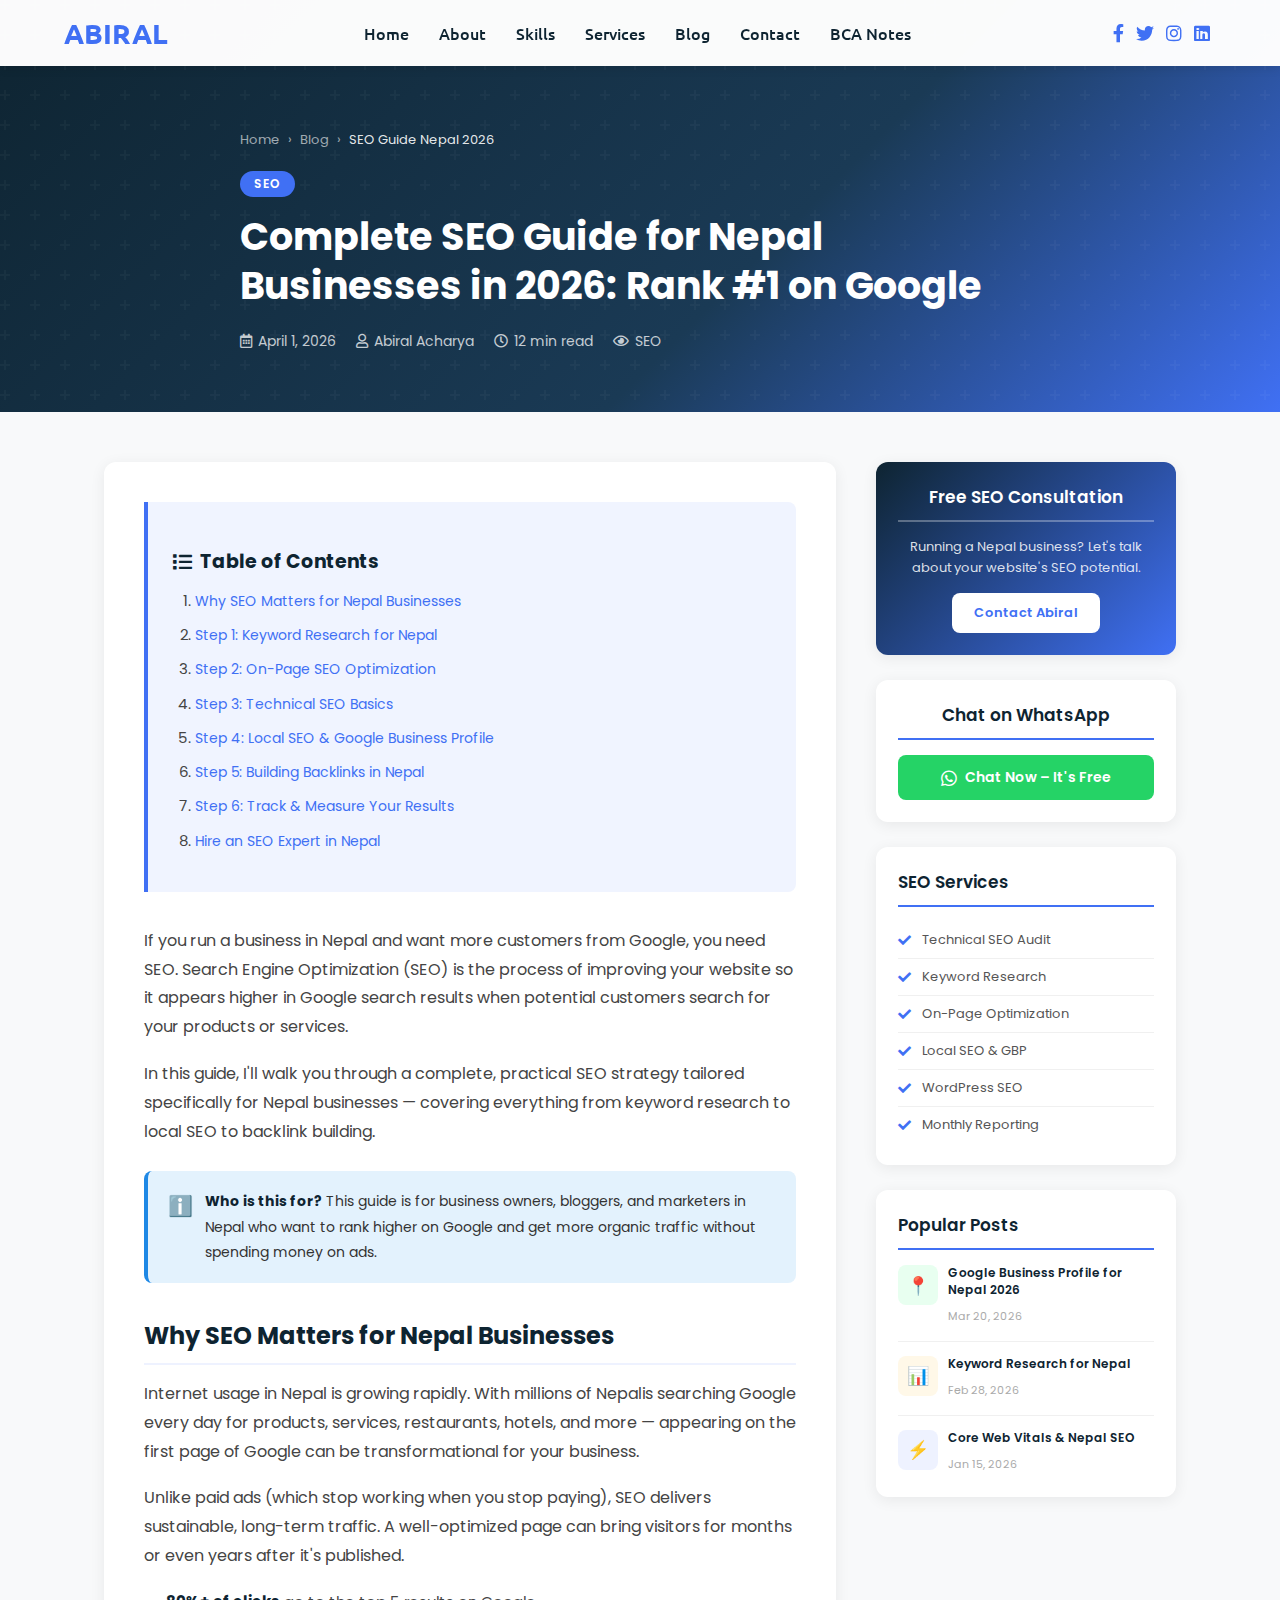
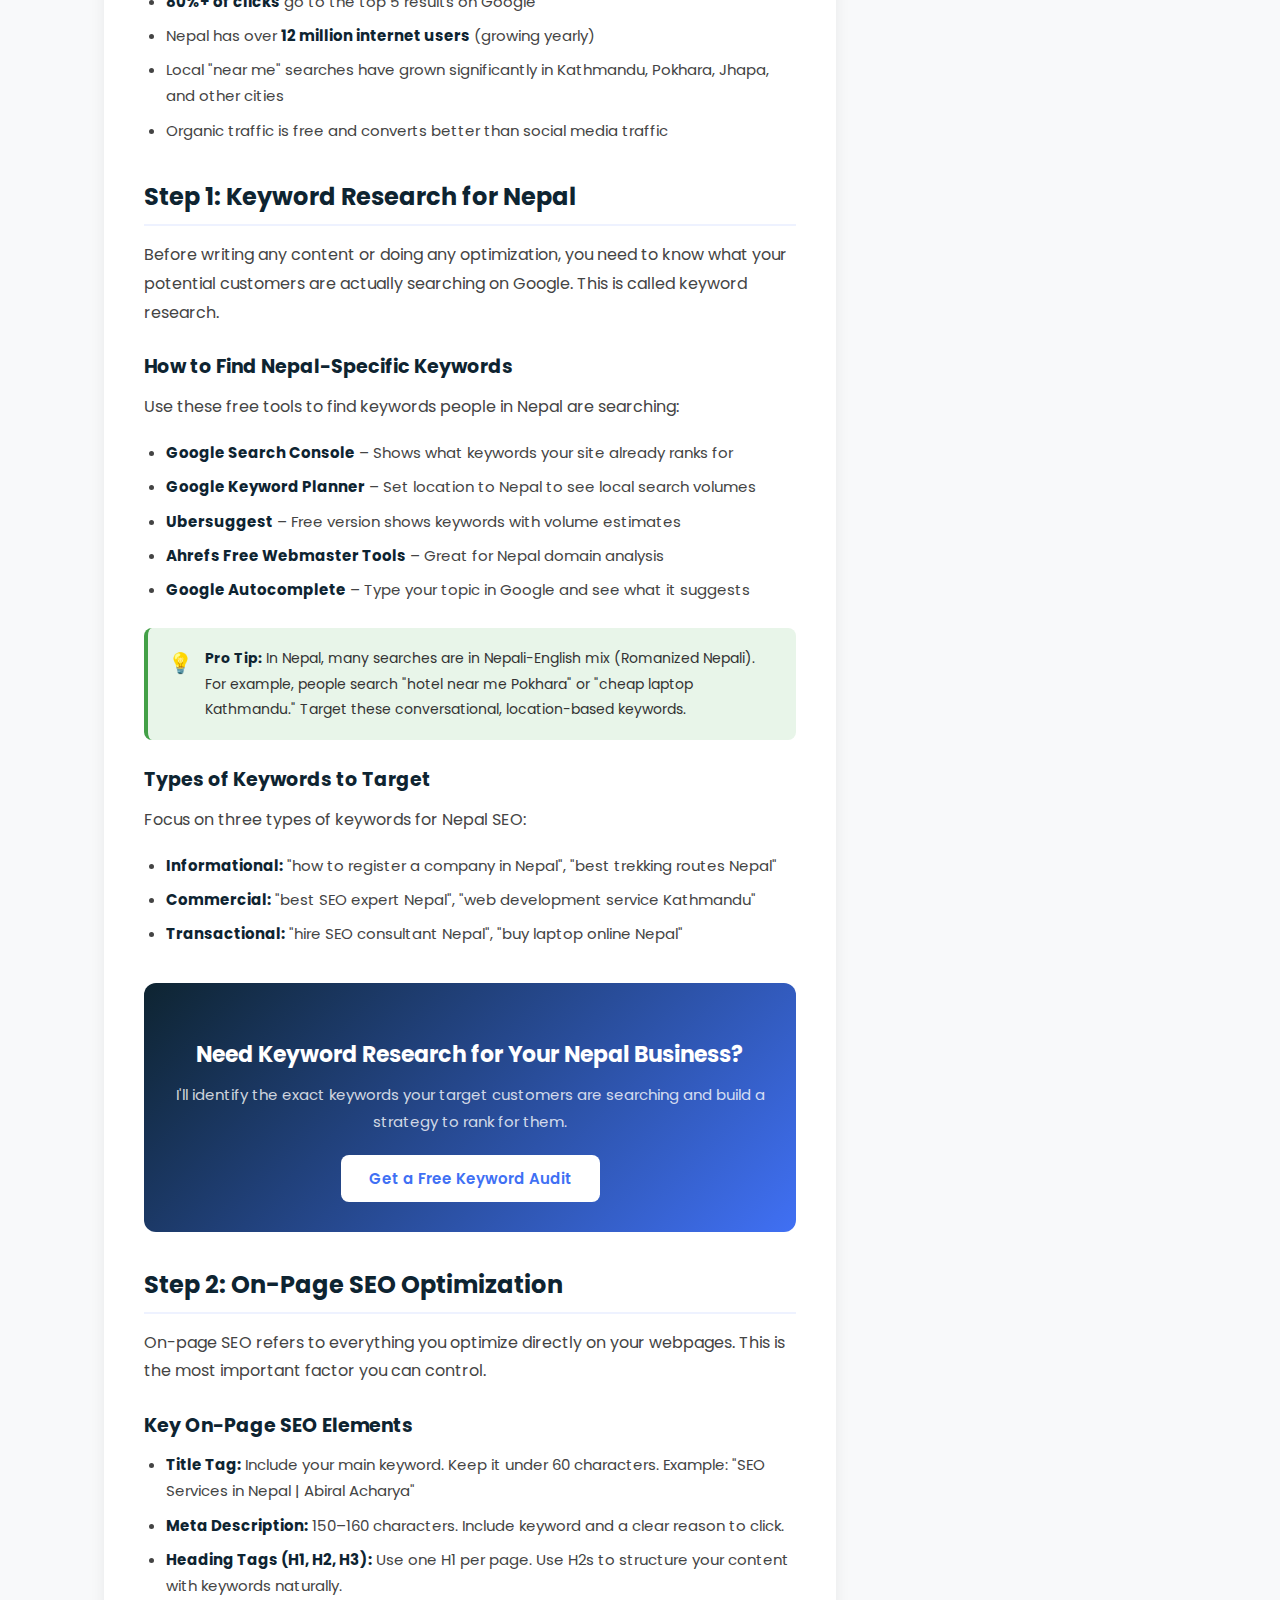
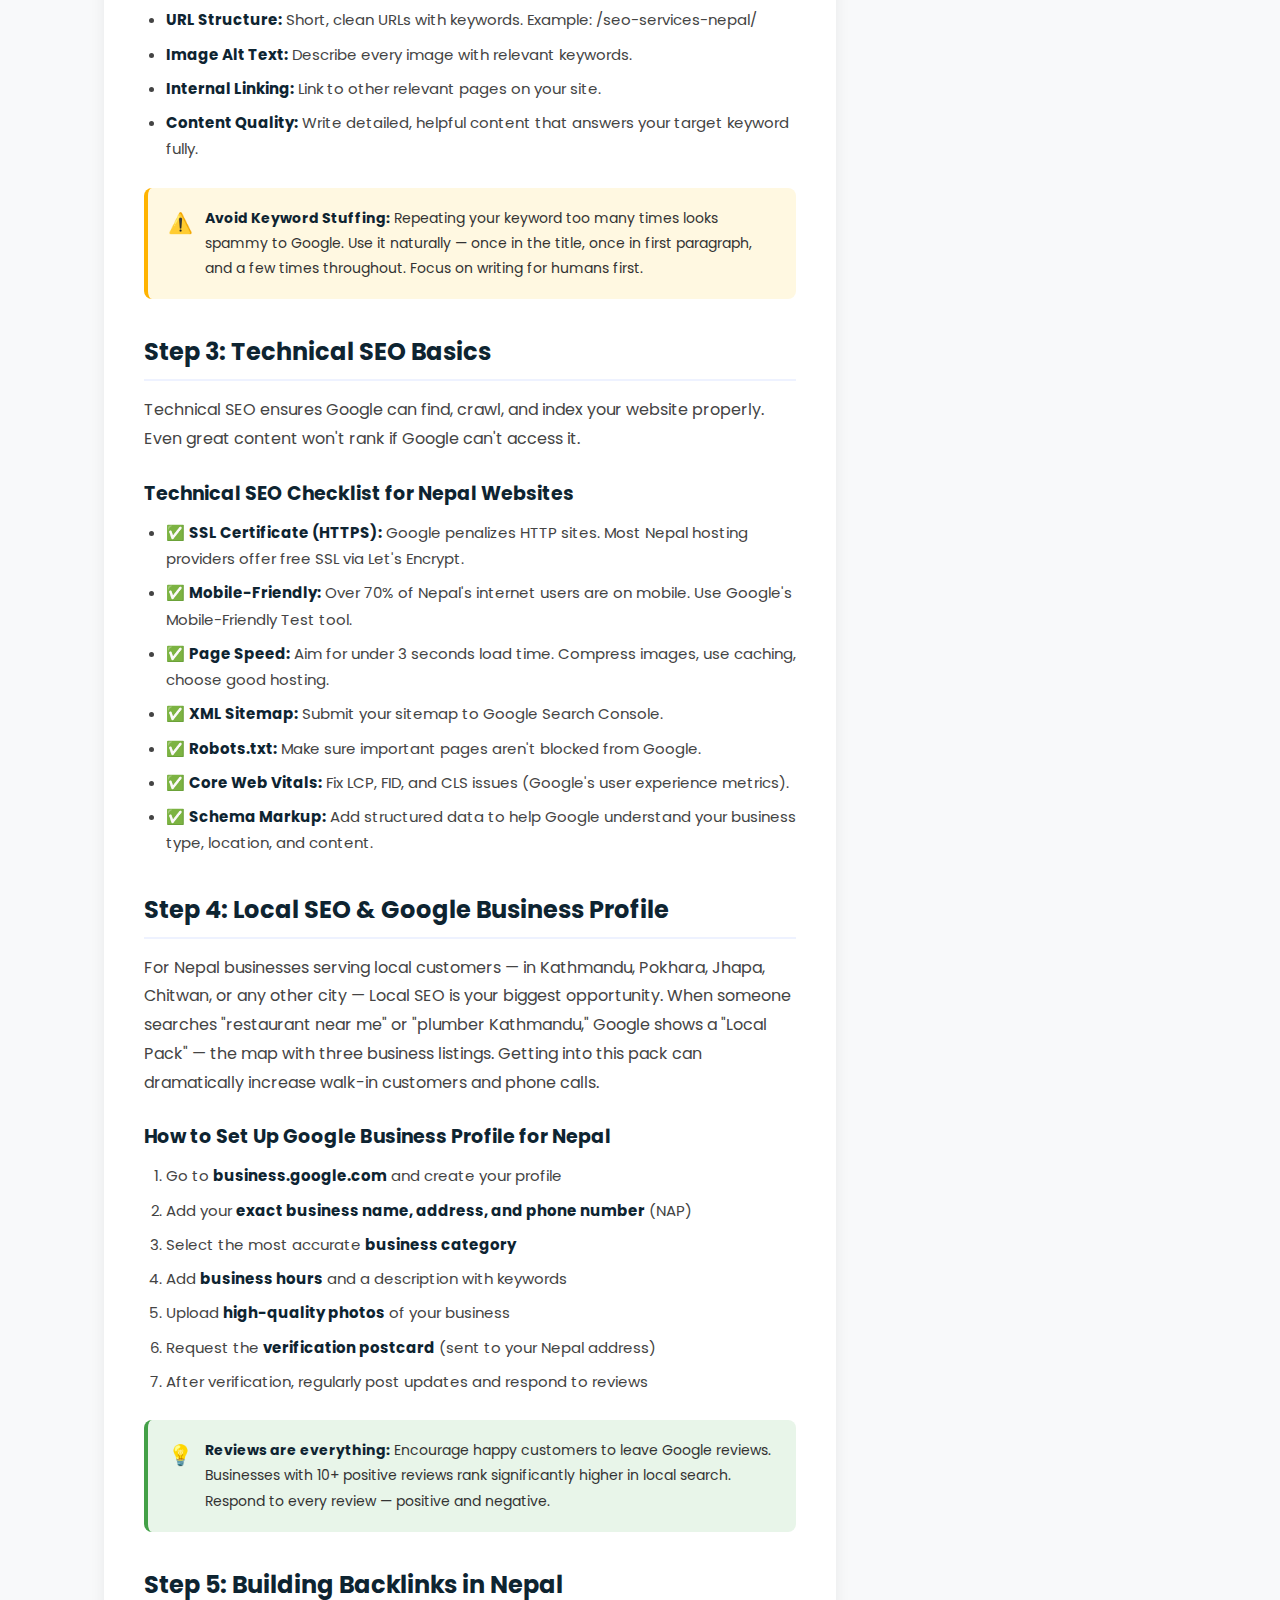
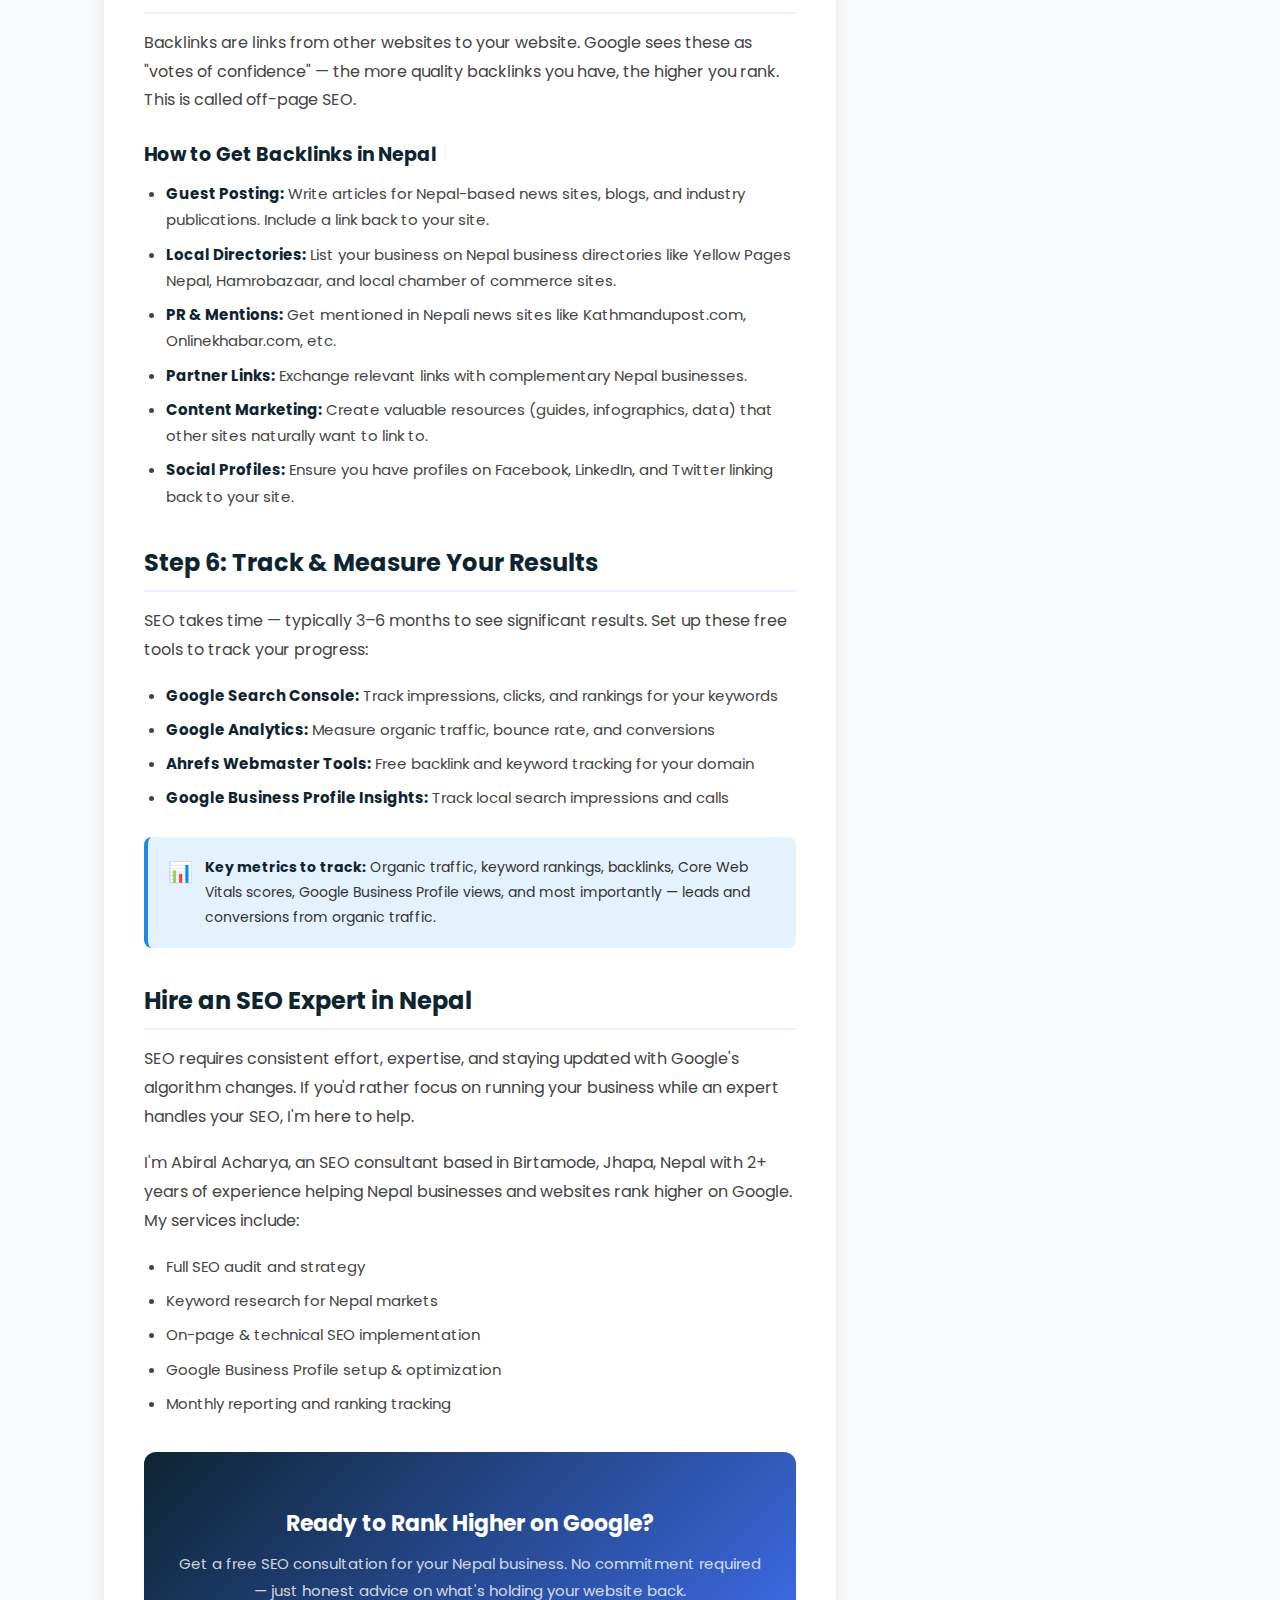
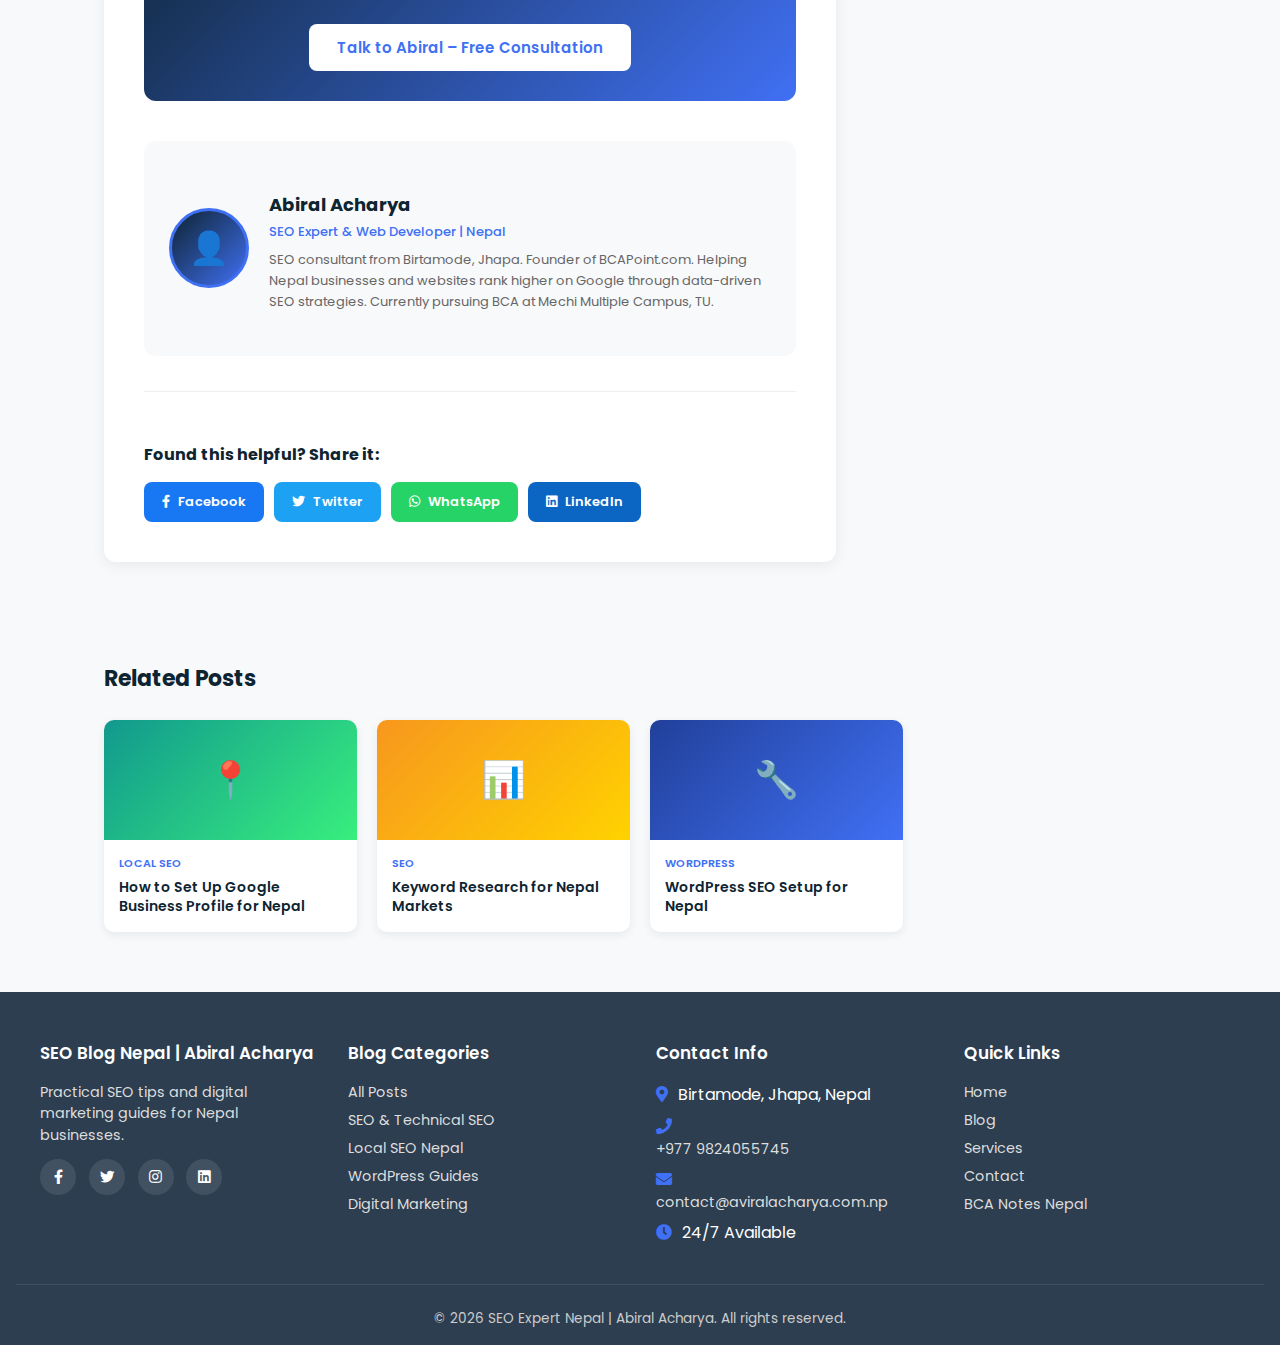
<file: blogs/complete-seo-guide-nepal-businesses/index.html>
<!DOCTYPE html>
<html lang="en" dir="ltr">
<head>
  <!-- Google tag (gtag.js) -->
  <script async src="https://www.googletagmanager.com/gtag/js?id=G-P9R3RWSKNN"></script>
  <script>
    window.dataLayer = window.dataLayer || [];
    function gtag(){dataLayer.push(arguments);}
    gtag('js', new Date());
    gtag('config', 'G-P9R3RWSKNN');
    gtag('config', 'G-EQCYCBST0T');
  </script>

  <meta charset="UTF-8">
  <title>Complete SEO Guide for Nepal Businesses 2026 | Abiral Acharya</title>
  <link rel="icon" href="/Abiral-Acharya-SEO-expert-Birtamode.ico" type="image/x-icon">
  <meta name="description" content="A complete SEO guide for Nepal businesses in 2026. Learn keyword research, on-page SEO, local SEO, backlink building and technical SEO to rank #1 on Google Nepal.">
  <meta name="keywords" content="SEO guide Nepal, SEO for Nepal businesses, how to rank on Google Nepal, Nepal SEO 2026, SEO tips Nepal">
  <meta name="author" content="Abiral Acharya">
  <meta name="viewport" content="width=device-width, initial-scale=1.0">

  <meta property="og:type" content="article">
  <meta property="og:url" content="https://aviralacharya.com.np/blogs/complete-seo-guide-nepal-businesses/">
  <meta property="og:title" content="Complete SEO Guide for Nepal Businesses 2026 | Abiral Acharya">
  <meta property="og:description" content="A complete, actionable SEO guide specifically for Nepal businesses to rank higher on Google in 2026.">
  <meta property="og:image" content="https://aviralacharya.com.np/Abiral-Acharya-seo-expert-jhapa.png">

  <link rel="canonical" href="https://aviralacharya.com.np/blogs/complete-seo-guide-nepal-businesses/" />
  <link rel="manifest" href="/site.webmanifest">

  <link rel="preconnect" href="https://fonts.googleapis.com">
  <link rel="preconnect" href="https://fonts.gstatic.com" crossorigin>
  <link href="https://fonts.googleapis.com/css2?family=Poppins:wght@400;500;600;700&family=Ubuntu:wght@400;500;700&display=swap" rel="stylesheet">
  <link rel="stylesheet" href="https://cdnjs.cloudflare.com/ajax/libs/font-awesome/5.15.2/css/all.min.css">

  <script type="application/ld+json">
  {
    "@context": "https://schema.org",
    "@type": "Article",
    "headline": "Complete SEO Guide for Nepal Businesses in 2026: Rank #1 on Google",
    "description": "A complete SEO guide for Nepal businesses to rank on Google in 2026 covering keyword research, on-page SEO, local SEO and backlinks.",
    "author": { "@type": "Person", "name": "Abiral Acharya", "url": "https://aviralacharya.com.np/" },
    "publisher": { "@type": "Organization", "name": "Abiral Acharya – SEO Expert Nepal", "url": "https://aviralacharya.com.np/" },
    "datePublished": "2026-04-01",
    "dateModified": "2026-04-010",
    "mainEntityOfPage": "https://aviralacharya.com.np/blogs/complete-seo-guide-nepal-businesses/"
  }
  </script>
 <link rel="stylesheet" href="styles.css">
</head>
<body>

  <div class="scroll-button"><a href="#top" aria-label="Scroll to top"><i class="fas fa-arrow-up"></i></a></div>

  <!-- NAV (matching /blogs nav exactly) -->
  <nav id="top">
    <div class="navbar">
      <div class="logo"><a href="/" aria-label="Home">ABIRAL</a></div>
      <ul class="menu">
        <li><a href="/">Home</a></li>
        <li><a href="/#about">About</a></li>
        <li><a href="/#skills">Skills</a></li>
        <li><a href="/#services">Services</a></li>
        <li><a href="/blogs">Blog</a></li>
        <li><a href="/#contact">Contact</a></li>
        <li><a href="/bca-nepal/bca-notes.html" target="_blank">BCA Notes</a></li>
        <div class="cancel-btn"><i class="fas fa-times" aria-label="Close menu"></i></div>
      </ul>
      <div class="media-icons">
        <a href="https://www.facebook.com/abiralacharya2003" target="_blank" rel="noopener noreferrer" aria-label="Facebook"><i class="fab fa-facebook-f"></i></a>
        <a href="https://x.com/abiralacharya80" target="_blank" rel="noopener noreferrer" aria-label="Twitter"><i class="fab fa-twitter"></i></a>
        <a href="https://www.instagram.com/abiralacharya2003/" target="_blank" rel="noopener noreferrer" aria-label="Instagram"><i class="fab fa-instagram"></i></a>
        <a href="https://www.linkedin.com/in/aviralacharya2003/" target="_blank" rel="noopener noreferrer" aria-label="LinkedIn"><i class="fab fa-linkedin"></i></a>
      </div>
    </div>
    <div class="menu-btn"><i class="fas fa-bars" aria-label="Open menu"></i></div>
  </nav>

  <!-- HERO -->
  <div class="post-hero">
    <div class="post-hero-inner">
      <div class="breadcrumb">
        <a href="/">Home</a> <span>›</span>
        <a href="/blogs/">Blog</a> <span>›</span>
        <span style="color:rgba(255,255,255,0.9);">SEO Guide Nepal 2026</span>
      </div>
      <div class="post-category-badge">SEO</div>
      <h1>Complete SEO Guide for Nepal Businesses in 2026: Rank #1 on Google</h1>
      <div class="post-meta">
        <span><i class="far fa-calendar-alt"></i> April 1, 2026</span>
        <span><i class="far fa-user"></i> Abiral Acharya</span>
        <span><i class="far fa-clock"></i> 12 min read</span>
        <span><i class="far fa-eye"></i> SEO</span>
      </div>
    </div>
  </div>

  <!-- LAYOUT -->
  <div class="post-layout">
    <!-- ARTICLE -->
    <article class="post-content">

      <!-- TOC -->
      <div class="toc">
        <h3><i class="fas fa-list"></i> Table of Contents</h3>
        <ol>
          <li><a href="#why-seo-nepal">Why SEO Matters for Nepal Businesses</a></li>
          <li><a href="#keyword-research">Step 1: Keyword Research for Nepal</a></li>
          <li><a href="#on-page-seo">Step 2: On-Page SEO Optimization</a></li>
          <li><a href="#technical-seo">Step 3: Technical SEO Basics</a></li>
          <li><a href="#local-seo">Step 4: Local SEO &amp; Google Business Profile</a></li>
          <li><a href="#backlinks">Step 5: Building Backlinks in Nepal</a></li>
          <li><a href="#track-results">Step 6: Track &amp; Measure Your Results</a></li>
          <li><a href="#hire-seo">Hire an SEO Expert in Nepal</a></li>
        </ol>
      </div>

      <p>If you run a business in Nepal and want more customers from Google, you need SEO. Search Engine Optimization (SEO) is the process of improving your website so it appears higher in Google search results when potential customers search for your products or services.</p>

      <p>In this guide, I'll walk you through a complete, practical SEO strategy tailored specifically for Nepal businesses — covering everything from keyword research to local SEO to backlink building.</p>

      <div class="callout info">
        <div class="callout-icon">ℹ️</div>
        <p><strong>Who is this for?</strong> This guide is for business owners, bloggers, and marketers in Nepal who want to rank higher on Google and get more organic traffic without spending money on ads.</p>
      </div>

      <!-- SECTION 1 -->
      <h2 id="why-seo-nepal">Why SEO Matters for Nepal Businesses</h2>
      <p>Internet usage in Nepal is growing rapidly. With millions of Nepalis searching Google every day for products, services, restaurants, hotels, and more — appearing on the first page of Google can be transformational for your business.</p>
      <p>Unlike paid ads (which stop working when you stop paying), SEO delivers sustainable, long-term traffic. A well-optimized page can bring visitors for months or even years after it's published.</p>
      <ul>
        <li><strong>80%+ of clicks</strong> go to the top 5 results on Google</li>
        <li>Nepal has over <strong>12 million internet users</strong> (growing yearly)</li>
        <li>Local "near me" searches have grown significantly in Kathmandu, Pokhara, Jhapa, and other cities</li>
        <li>Organic traffic is free and converts better than social media traffic</li>
      </ul>

      <!-- SECTION 2 -->
      <h2 id="keyword-research">Step 1: Keyword Research for Nepal</h2>
      <p>Before writing any content or doing any optimization, you need to know what your potential customers are actually searching on Google. This is called keyword research.</p>

      <h3>How to Find Nepal-Specific Keywords</h3>
      <p>Use these free tools to find keywords people in Nepal are searching:</p>
      <ul>
        <li><strong>Google Search Console</strong> – Shows what keywords your site already ranks for</li>
        <li><strong>Google Keyword Planner</strong> – Set location to Nepal to see local search volumes</li>
        <li><strong>Ubersuggest</strong> – Free version shows keywords with volume estimates</li>
        <li><strong>Ahrefs Free Webmaster Tools</strong> – Great for Nepal domain analysis</li>
        <li><strong>Google Autocomplete</strong> – Type your topic in Google and see what it suggests</li>
      </ul>

      <div class="callout tip">
        <div class="callout-icon">💡</div>
        <p><strong>Pro Tip:</strong> In Nepal, many searches are in Nepali-English mix (Romanized Nepali). For example, people search "hotel near me Pokhara" or "cheap laptop Kathmandu." Target these conversational, location-based keywords.</p>
      </div>

      <h3>Types of Keywords to Target</h3>
      <p>Focus on three types of keywords for Nepal SEO:</p>
      <ul>
        <li><strong>Informational:</strong> "how to register a company in Nepal", "best trekking routes Nepal"</li>
        <li><strong>Commercial:</strong> "best SEO expert Nepal", "web development service Kathmandu"</li>
        <li><strong>Transactional:</strong> "hire SEO consultant Nepal", "buy laptop online Nepal"</li>
      </ul>

      <!-- POST CTA -->
      <div class="post-cta">
        <h3>Need Keyword Research for Your Nepal Business?</h3>
        <p>I'll identify the exact keywords your target customers are searching and build a strategy to rank for them.</p>
        <a href="/#contact">Get a Free Keyword Audit</a>
      </div>

      <!-- SECTION 3 -->
      <h2 id="on-page-seo">Step 2: On-Page SEO Optimization</h2>
      <p>On-page SEO refers to everything you optimize directly on your webpages. This is the most important factor you can control.</p>

      <h3>Key On-Page SEO Elements</h3>
      <ul>
        <li><strong>Title Tag:</strong> Include your main keyword. Keep it under 60 characters. Example: "SEO Services in Nepal | Abiral Acharya"</li>
        <li><strong>Meta Description:</strong> 150–160 characters. Include keyword and a clear reason to click.</li>
        <li><strong>Heading Tags (H1, H2, H3):</strong> Use one H1 per page. Use H2s to structure your content with keywords naturally.</li>
        <li><strong>URL Structure:</strong> Short, clean URLs with keywords. Example: /seo-services-nepal/</li>
        <li><strong>Image Alt Text:</strong> Describe every image with relevant keywords.</li>
        <li><strong>Internal Linking:</strong> Link to other relevant pages on your site.</li>
        <li><strong>Content Quality:</strong> Write detailed, helpful content that answers your target keyword fully.</li>
      </ul>

      <div class="callout warning">
        <div class="callout-icon">⚠️</div>
        <p><strong>Avoid Keyword Stuffing:</strong> Repeating your keyword too many times looks spammy to Google. Use it naturally — once in the title, once in first paragraph, and a few times throughout. Focus on writing for humans first.</p>
      </div>

      <!-- SECTION 4 -->
      <h2 id="technical-seo">Step 3: Technical SEO Basics</h2>
      <p>Technical SEO ensures Google can find, crawl, and index your website properly. Even great content won't rank if Google can't access it.</p>

      <h3>Technical SEO Checklist for Nepal Websites</h3>
      <ul>
        <li>✅ <strong>SSL Certificate (HTTPS):</strong> Google penalizes HTTP sites. Most Nepal hosting providers offer free SSL via Let's Encrypt.</li>
        <li>✅ <strong>Mobile-Friendly:</strong> Over 70% of Nepal's internet users are on mobile. Use Google's Mobile-Friendly Test tool.</li>
        <li>✅ <strong>Page Speed:</strong> Aim for under 3 seconds load time. Compress images, use caching, choose good hosting.</li>
        <li>✅ <strong>XML Sitemap:</strong> Submit your sitemap to Google Search Console.</li>
        <li>✅ <strong>Robots.txt:</strong> Make sure important pages aren't blocked from Google.</li>
        <li>✅ <strong>Core Web Vitals:</strong> Fix LCP, FID, and CLS issues (Google's user experience metrics).</li>
        <li>✅ <strong>Schema Markup:</strong> Add structured data to help Google understand your business type, location, and content.</li>
      </ul>

      <!-- SECTION 5 -->
      <h2 id="local-seo">Step 4: Local SEO &amp; Google Business Profile</h2>
      <p>For Nepal businesses serving local customers — in Kathmandu, Pokhara, Jhapa, Chitwan, or any other city — Local SEO is your biggest opportunity. When someone searches "restaurant near me" or "plumber Kathmandu," Google shows a "Local Pack" — the map with three business listings. Getting into this pack can dramatically increase walk-in customers and phone calls.</p>

      <h3>How to Set Up Google Business Profile for Nepal</h3>
      <ol>
        <li>Go to <strong>business.google.com</strong> and create your profile</li>
        <li>Add your <strong>exact business name, address, and phone number</strong> (NAP)</li>
        <li>Select the most accurate <strong>business category</strong></li>
        <li>Add <strong>business hours</strong> and a description with keywords</li>
        <li>Upload <strong>high-quality photos</strong> of your business</li>
        <li>Request the <strong>verification postcard</strong> (sent to your Nepal address)</li>
        <li>After verification, regularly post updates and respond to reviews</li>
      </ol>

      <div class="callout tip">
        <div class="callout-icon">💡</div>
        <p><strong>Reviews are everything:</strong> Encourage happy customers to leave Google reviews. Businesses with 10+ positive reviews rank significantly higher in local search. Respond to every review — positive and negative.</p>
      </div>

      <!-- SECTION 6 -->
      <h2 id="backlinks">Step 5: Building Backlinks in Nepal</h2>
      <p>Backlinks are links from other websites to your website. Google sees these as "votes of confidence" — the more quality backlinks you have, the higher you rank. This is called off-page SEO.</p>

      <h3>How to Get Backlinks in Nepal</h3>
      <ul>
        <li><strong>Guest Posting:</strong> Write articles for Nepal-based news sites, blogs, and industry publications. Include a link back to your site.</li>
        <li><strong>Local Directories:</strong> List your business on Nepal business directories like Yellow Pages Nepal, Hamrobazaar, and local chamber of commerce sites.</li>
        <li><strong>PR &amp; Mentions:</strong> Get mentioned in Nepali news sites like Kathmandupost.com, Onlinekhabar.com, etc.</li>
        <li><strong>Partner Links:</strong> Exchange relevant links with complementary Nepal businesses.</li>
        <li><strong>Content Marketing:</strong> Create valuable resources (guides, infographics, data) that other sites naturally want to link to.</li>
        <li><strong>Social Profiles:</strong> Ensure you have profiles on Facebook, LinkedIn, and Twitter linking back to your site.</li>
      </ul>

      <!-- SECTION 7 -->
      <h2 id="track-results">Step 6: Track &amp; Measure Your Results</h2>
      <p>SEO takes time — typically 3–6 months to see significant results. Set up these free tools to track your progress:</p>
      <ul>
        <li><strong>Google Search Console:</strong> Track impressions, clicks, and rankings for your keywords</li>
        <li><strong>Google Analytics:</strong> Measure organic traffic, bounce rate, and conversions</li>
        <li><strong>Ahrefs Webmaster Tools:</strong> Free backlink and keyword tracking for your domain</li>
        <li><strong>Google Business Profile Insights:</strong> Track local search impressions and calls</li>
      </ul>

      <div class="callout info">
        <div class="callout-icon">📊</div>
        <p><strong>Key metrics to track:</strong> Organic traffic, keyword rankings, backlinks, Core Web Vitals scores, Google Business Profile views, and most importantly — leads and conversions from organic traffic.</p>
      </div>

      <!-- SECTION 8 -->
      <h2 id="hire-seo">Hire an SEO Expert in Nepal</h2>
      <p>SEO requires consistent effort, expertise, and staying updated with Google's algorithm changes. If you'd rather focus on running your business while an expert handles your SEO, I'm here to help.</p>
      <p>I'm Abiral Acharya, an SEO consultant based in Birtamode, Jhapa, Nepal with 2+ years of experience helping Nepal businesses and websites rank higher on Google. My services include:</p>
      <ul>
        <li>Full SEO audit and strategy</li>
        <li>Keyword research for Nepal markets</li>
        <li>On-page &amp; technical SEO implementation</li>
        <li>Google Business Profile setup &amp; optimization</li>
        <li>Monthly reporting and ranking tracking</li>
      </ul>

      <!-- FINAL CTA -->
      <div class="post-cta">
        <h3>Ready to Rank Higher on Google?</h3>
        <p>Get a free SEO consultation for your Nepal business. No commitment required — just honest advice on what's holding your website back.</p>
        <a href="/#contact">Talk to Abiral – Free Consultation</a>
      </div>

      <!-- AUTHOR BOX -->
      <div class="author-box">
        <div class="author-avatar">👤</div>
        <div class="author-info">
          <h3>Abiral Acharya</h3>
          <div class="role">SEO Expert &amp; Web Developer | Nepal</div>
          <p>SEO consultant from Birtamode, Jhapa. Founder of BCAPoint.com. Helping Nepal businesses and websites rank higher on Google through data-driven SEO strategies. Currently pursuing BCA at Mechi Multiple Campus, TU.</p>
        </div>
      </div>

      <!-- SHARE -->
      <div class="share-section">
        <h3>Found this helpful? Share it:</h3>
        <div class="share-btns">
          <button class="share-btn fb" onclick="shareFb()"><i class="fab fa-facebook-f"></i> Facebook</button>
          <button class="share-btn tw" onclick="shareTw()"><i class="fab fa-twitter"></i> Twitter</button>
          <button class="share-btn wa" onclick="shareWa()"><i class="fab fa-whatsapp"></i> WhatsApp</button>
          <button class="share-btn li" onclick="shareLi()"><i class="fab fa-linkedin"></i> LinkedIn</button>
        </div>
      </div>

    </article>

    <!-- SIDEBAR -->
    <aside class="sidebar">

      <div class="sidebar-widget cta-widget">
        <h3 class="widget-title">Free SEO Consultation</h3>
        <p>Running a Nepal business? Let's talk about your website's SEO potential.</p>
        <a href="/#contact" class="cta-btn">Contact Abiral</a>
      </div>

      <div class="sidebar-widget contact-cta">
        <h3 class="widget-title">Chat on WhatsApp</h3>
        <a href="https://wa.me/9779824055745" target="_blank" class="whatsapp-btn">
          <i class="fab fa-whatsapp" style="font-size:18px;"></i> Chat Now – It's Free
        </a>
      </div>

      <div class="sidebar-widget">
        <h3 class="widget-title">SEO Services</h3>
        <ul class="services-list">
          <li><i class="fas fa-check"></i> Technical SEO Audit</li>
          <li><i class="fas fa-check"></i> Keyword Research</li>
          <li><i class="fas fa-check"></i> On-Page Optimization</li>
          <li><i class="fas fa-check"></i> Local SEO &amp; GBP</li>
          <li><i class="fas fa-check"></i> WordPress SEO</li>
          <li><i class="fas fa-check"></i> Monthly Reporting</li>
        </ul>
      </div>

      <div class="sidebar-widget">
        <h3 class="widget-title">Popular Posts</h3>
        <div class="popular-post">
          <div class="popular-post-icon" style="background:#e8fff0;">📍</div>
          <div class="popular-post-text">
            <a href="/blogs/google-business-profile-nepal/">Google Business Profile for Nepal 2026</a>
            <span>Mar 20, 2026</span>
          </div>
        </div>
        <div class="popular-post">
          <div class="popular-post-icon" style="background:#fff8e8;">📊</div>
          <div class="popular-post-text">
            <a href="/blogs/keyword-research-nepal/">Keyword Research for Nepal</a>
            <span>Feb 28, 2026</span>
          </div>
        </div>
        <div class="popular-post">
          <div class="popular-post-icon" style="background:#eef2ff;">⚡</div>
          <div class="popular-post-text">
            <a href="/blogs/core-web-vitals-nepal/">Core Web Vitals &amp; Nepal SEO</a>
            <span>Jan 15, 2026</span>
          </div>
        </div>
      </div>

    </aside>
  </div>

  <!-- RELATED POSTS -->
  <div style="max-width:1200px; margin:0 auto; padding:0 5% 60px;">
    <div class="related-section">
      <h2>Related Posts</h2>
      <div class="related-grid">
        <div class="related-card">
          <div class="related-card-img" style="background:linear-gradient(135deg,#11998e,#38ef7d);">📍</div>
          <div class="related-card-body">
            <div class="cat">Local SEO</div>
            <h3><a href="/blogs/google-business-profile-nepal/">How to Set Up Google Business Profile for Nepal</a></h3>
          </div>
        </div>
        <div class="related-card">
          <div class="related-card-img" style="background:linear-gradient(135deg,#f7971e,#ffd200);">📊</div>
          <div class="related-card-body">
            <div class="cat">SEO</div>
            <h3><a href="/blogs/keyword-research-nepal/">Keyword Research for Nepal Markets</a></h3>
          </div>
        </div>
        <div class="related-card">
          <div class="related-card-img" style="background:linear-gradient(135deg,#21409a,#4070f4);">🔧</div>
          <div class="related-card-body">
            <div class="cat">WordPress</div>
            <h3><a href="/blogs/wordpress-seo-nepal/">WordPress SEO Setup for Nepal</a></h3>
          </div>
        </div>
      </div>
    </div>
  </div>

  <!-- FOOTER -->
  <footer>
    <div class="footer-content">
      <div class="footer-column">
        <h3>SEO Blog Nepal | Abiral Acharya</h3>
        <p>Practical SEO tips and digital marketing guides for Nepal businesses.</p>
        <div class="social-links">
          <a href="https://www.facebook.com/abiralacharya2003" target="_blank" rel="noopener noreferrer"><i class="fab fa-facebook-f"></i></a>
          <a href="https://x.com/abiralacharya80" target="_blank" rel="noopener noreferrer"><i class="fab fa-twitter"></i></a>
          <a href="https://www.instagram.com/abiralacharya2003/" target="_blank" rel="noopener noreferrer"><i class="fab fa-instagram"></i></a>
          <a href="https://www.linkedin.com/in/abiralacharya2003/" target="_blank" rel="noopener noreferrer"><i class="fab fa-linkedin"></i></a>
        </div>
      </div>
      <div class="footer-column">
        <h3>Blog Categories</h3>
        <ul>
          <li><a href="/blogs/">All Posts</a></li>
          <li><a href="/blogs/">SEO &amp; Technical SEO</a></li>
          <li><a href="/blogs/">Local SEO Nepal</a></li>
          <li><a href="/blogs/">WordPress Guides</a></li>
          <li><a href="/blogs/">Digital Marketing</a></li>
        </ul>
      </div>
      <div class="footer-column">
        <h3>Contact Info</h3>
        <ul>
          <li><i class="fas fa-map-marker-alt"></i> Birtamode, Jhapa, Nepal</li>
          <li><i class="fas fa-phone"></i> <a href="tel:+9779824055745" style="color:#ddd;">+977 9824055745</a></li>
          <li><i class="fas fa-envelope"></i> <a href="mailto:contact@aviralacharya.com.np" style="color:#ddd;">contact@aviralacharya.com.np</a></li>
          <li><i class="fas fa-clock"></i> 24/7 Available</li>
        </ul>
      </div>
      <div class="footer-column">
        <h3>Quick Links</h3>
        <ul>
          <li><a href="/">Home</a></li>
          <li><a href="/blogs">Blog</a></li>
          <li><a href="/#services">Services</a></li>
          <li><a href="/#contact">Contact</a></li>
          <li><a href="https://bcapoint.com/" target="_blank">BCA Notes Nepal</a></li>
        </ul>
      </div>
    </div>
    <div class="copyright">&copy; <span id="year"></span> SEO Expert Nepal | Abiral Acharya. All rights reserved.</div>
  </footer>

  <script>
    document.getElementById('year').textContent = new Date().getFullYear();

    // Scroll behaviour (sticky nav + scroll-to-top button)
    const nav = document.querySelector('nav');
    const scrollBtn = document.querySelector('.scroll-button a');
    window.onscroll = () => {
      if (document.documentElement.scrollTop > 20) {
        nav.classList.add('sticky');
        if (scrollBtn) scrollBtn.style.display = 'block';
      } else {
        nav.classList.remove('sticky');
        if (scrollBtn) scrollBtn.style.display = 'none';
      }
    };

    // Mobile menu — identical logic to /blogs
    const navBar   = document.querySelector('.navbar');
    const menuBtn  = document.querySelector('.menu-btn');
    const cancelBtn = document.querySelector('.cancel-btn');
    const body     = document.body;

    menuBtn.onclick = () => {
      navBar.classList.add('active');
      menuBtn.style.opacity = '0';
      menuBtn.style.pointerEvents = 'none';
      body.style.overflow = 'hidden';
    };

    const hideMenu = () => {
      navBar.classList.remove('active');
      menuBtn.style.opacity = '1';
      menuBtn.style.pointerEvents = 'auto';
      body.style.overflow = 'auto';
    };

    cancelBtn.onclick = hideMenu;
    document.querySelectorAll('.menu li a').forEach(l => l.addEventListener('click', hideMenu));

    // Share helpers
    const url   = encodeURIComponent(window.location.href);
    const title = encodeURIComponent(document.title);
    function shareFb() { window.open('https://www.facebook.com/sharer/sharer.php?u=' + url, '_blank'); }
    function shareTw() { window.open('https://twitter.com/intent/tweet?url=' + url + '&text=' + title, '_blank'); }
    function shareWa() { window.open('https://wa.me/?text=' + title + ' ' + url, '_blank'); }
    function shareLi() { window.open('https://www.linkedin.com/sharing/share-offsite/?url=' + url, '_blank'); }

    document.addEventListener('contextmenu', e => e.preventDefault());
  </script>
</body>
</html>
</file>
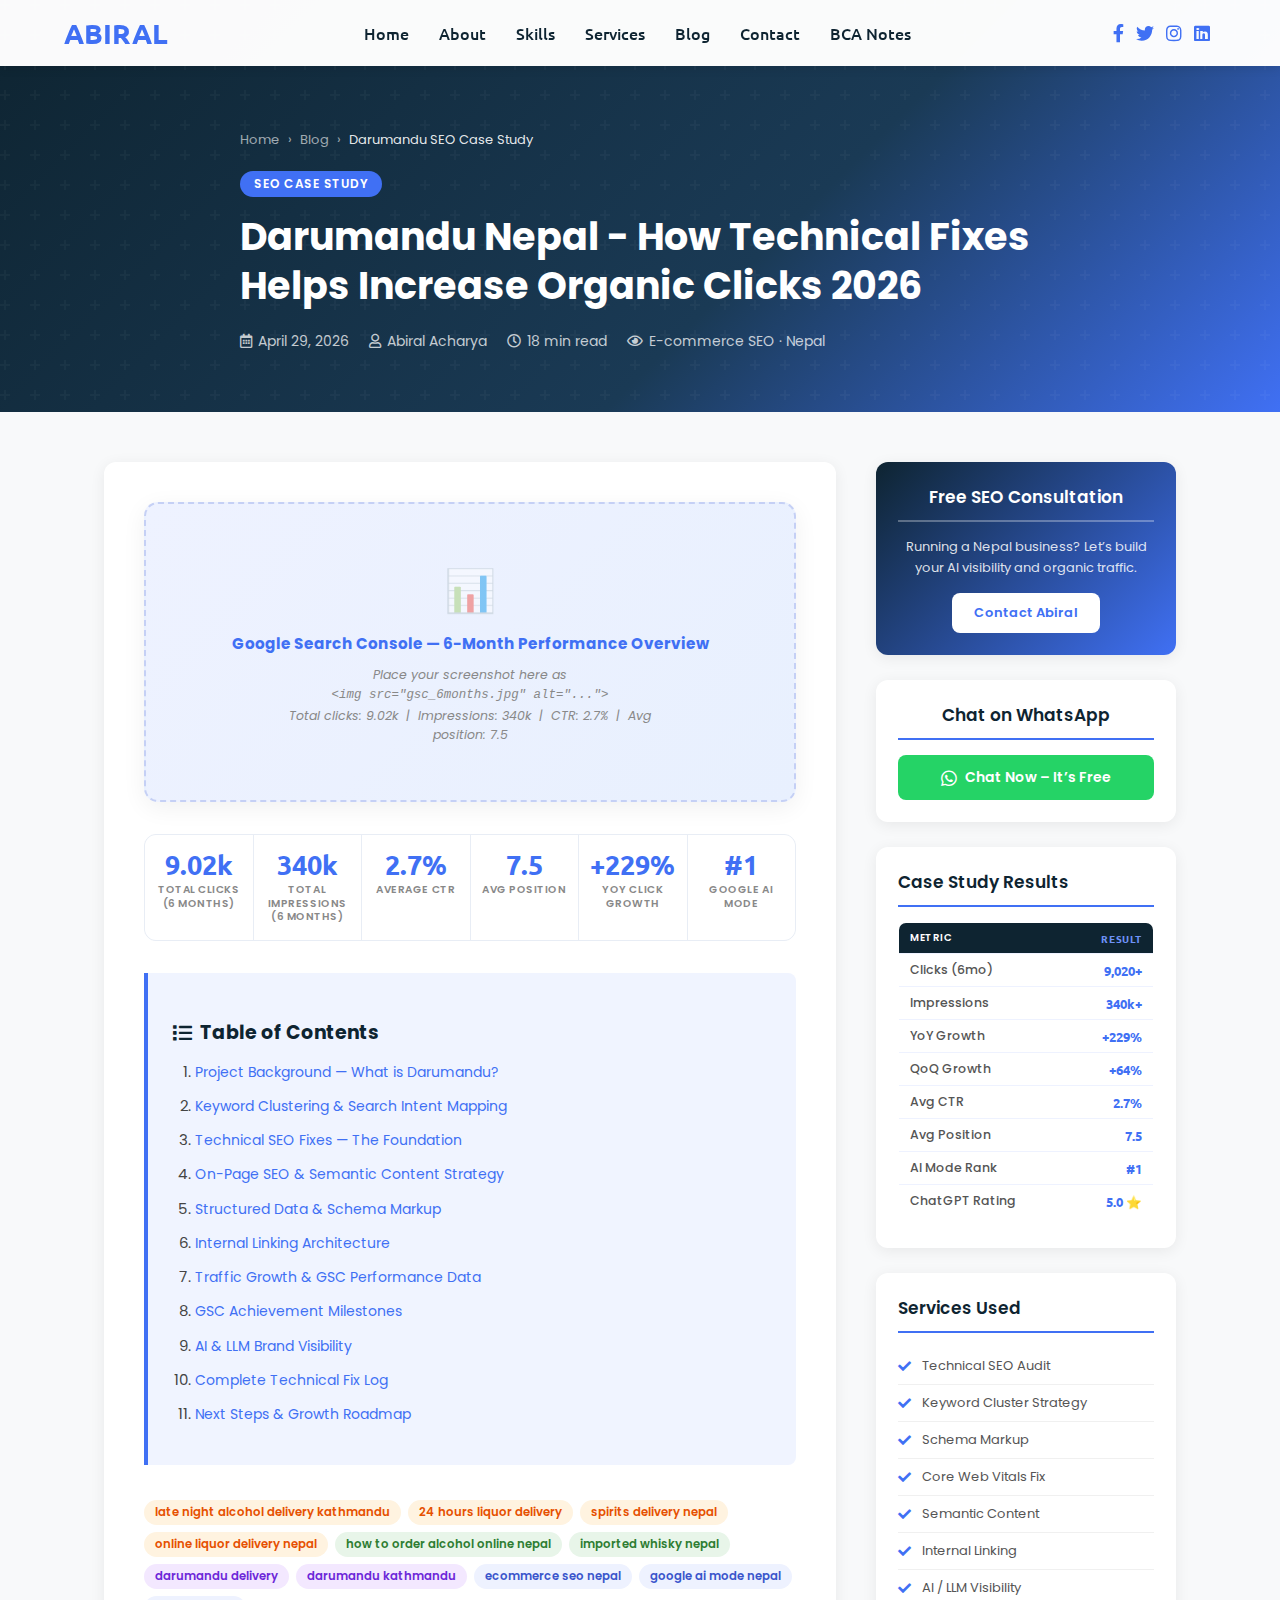
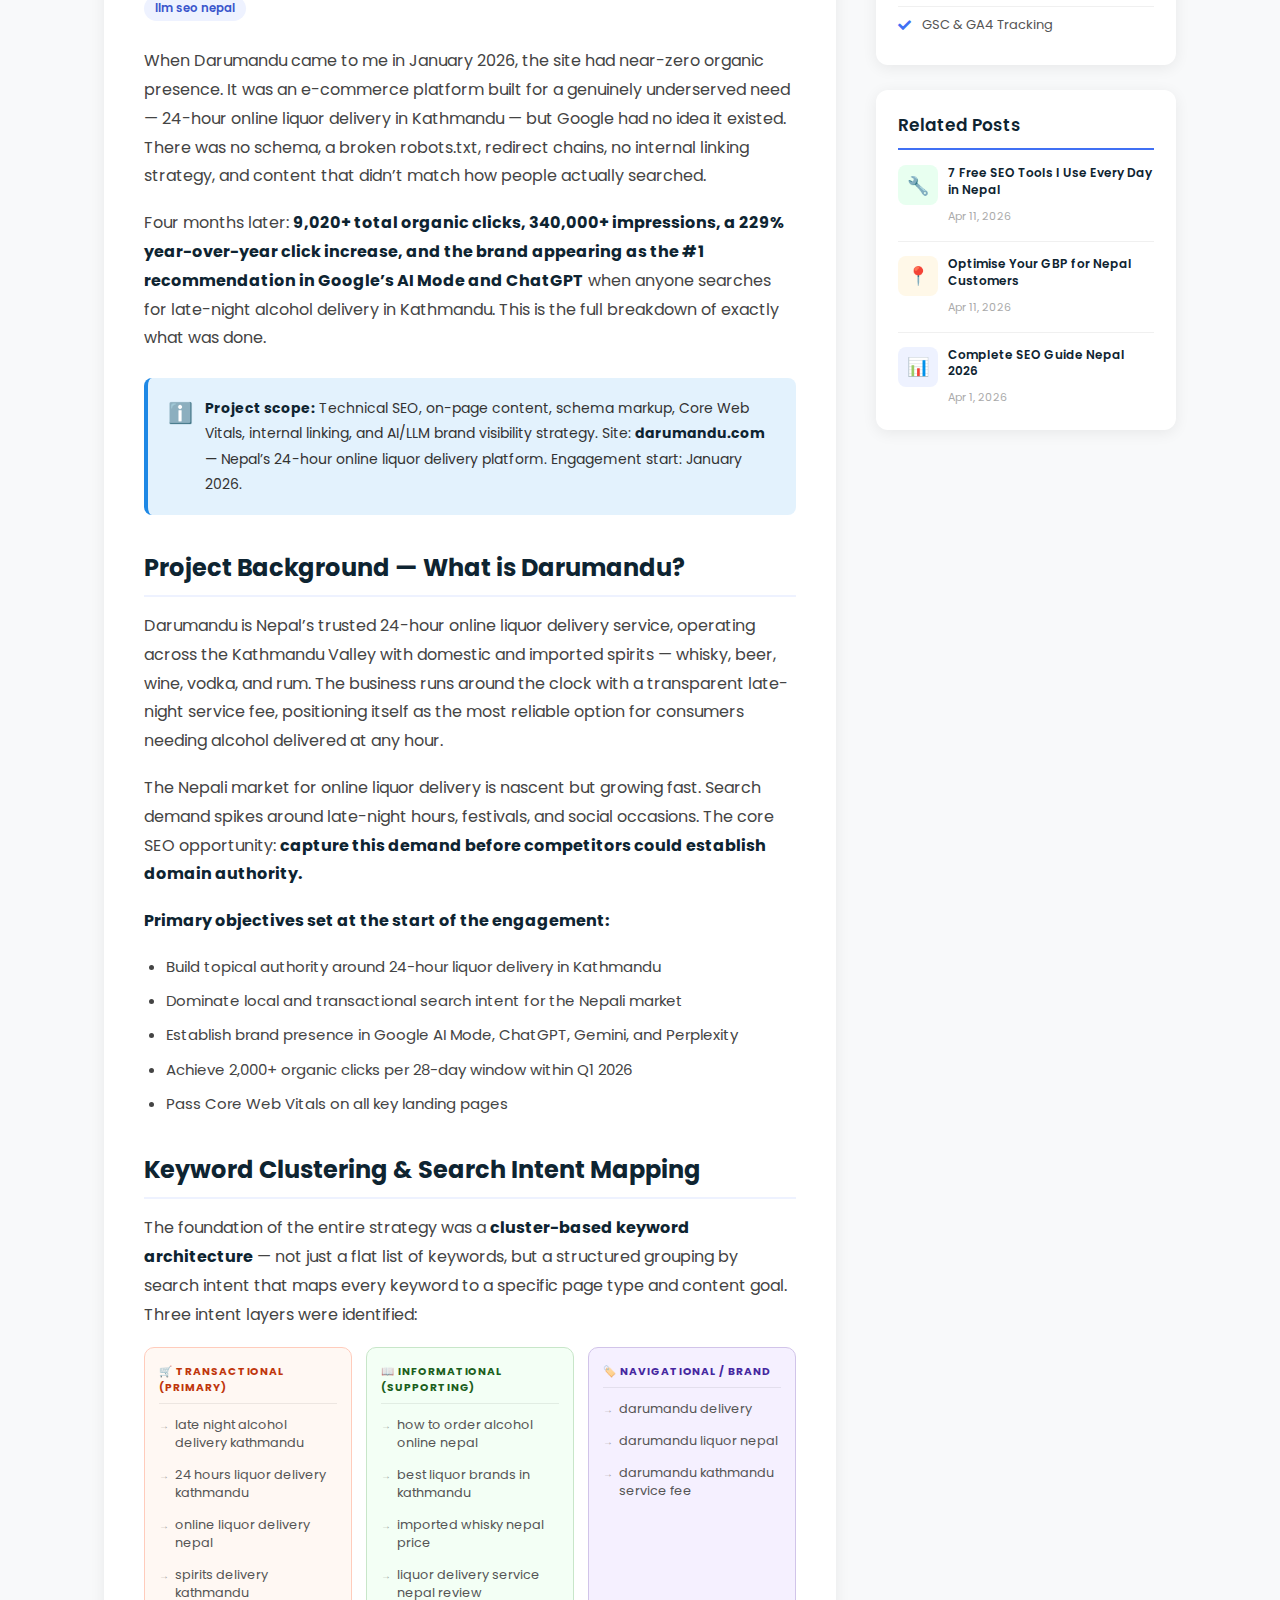
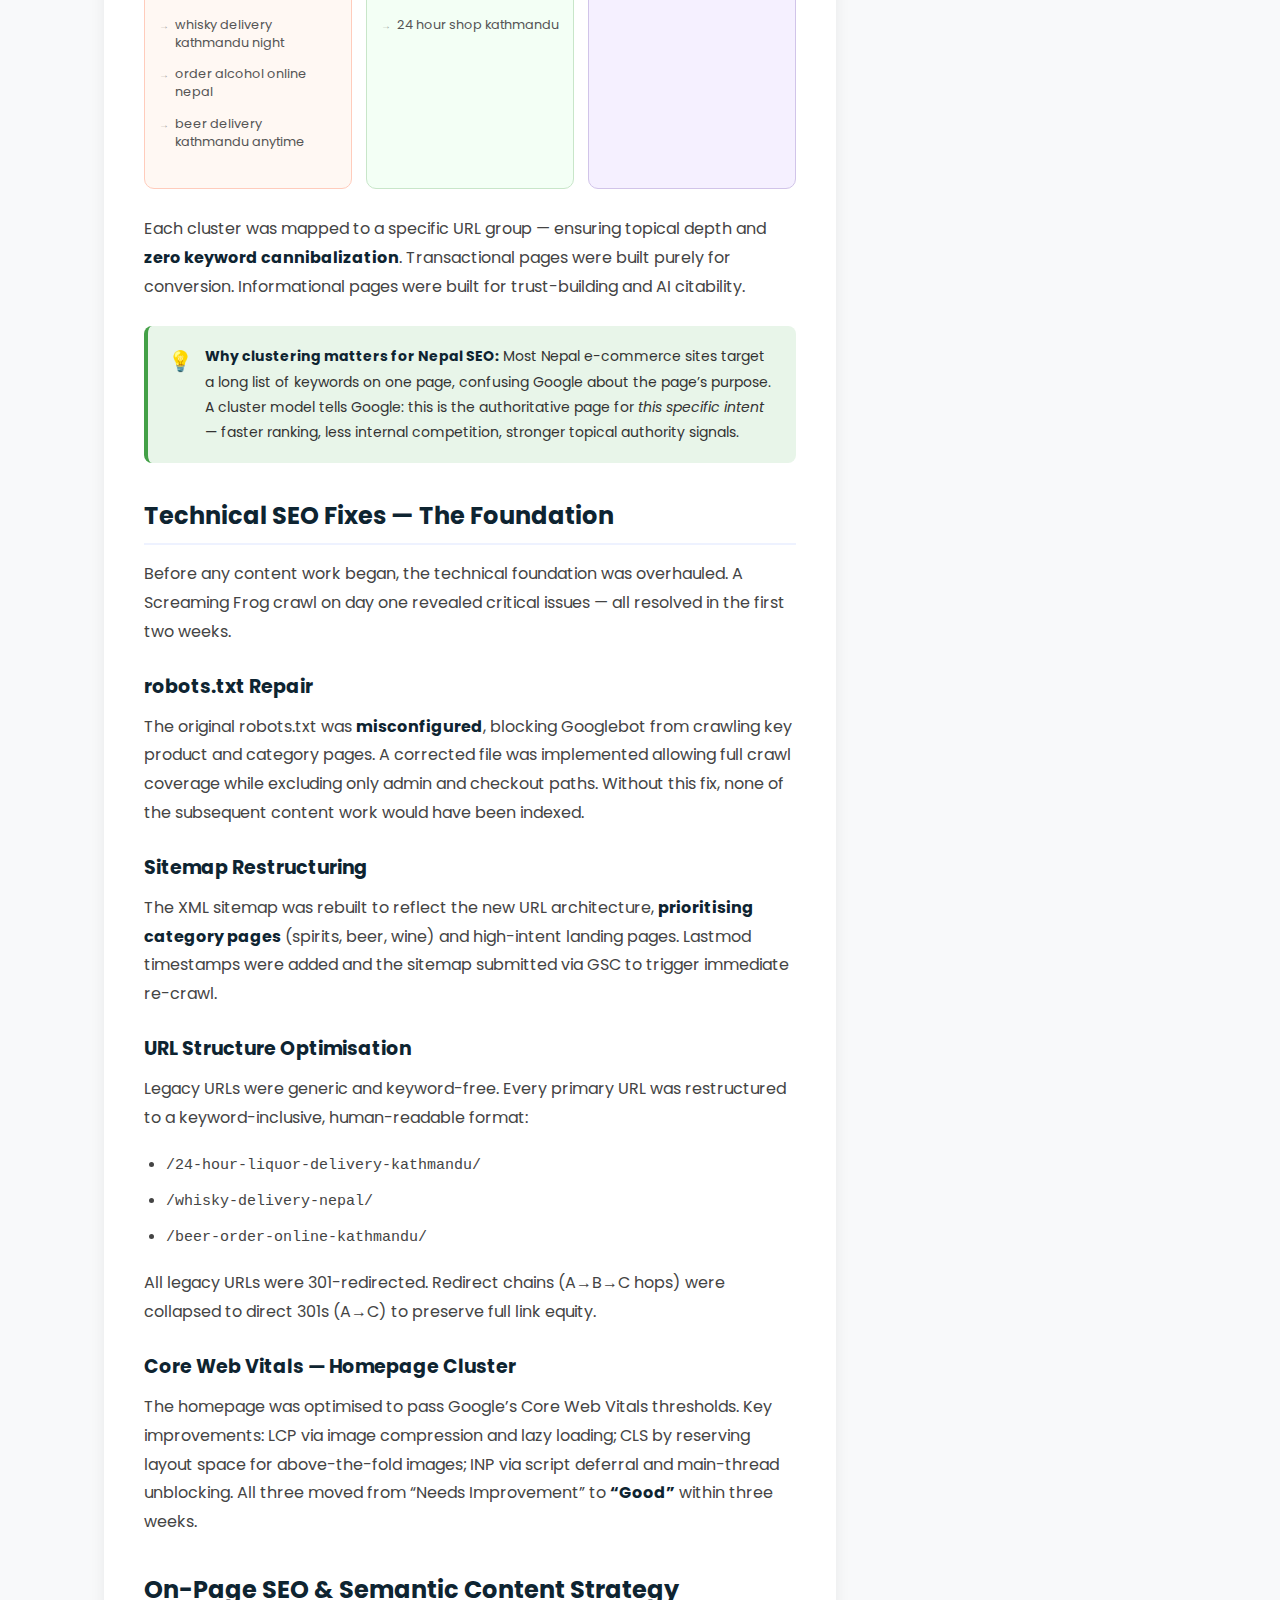
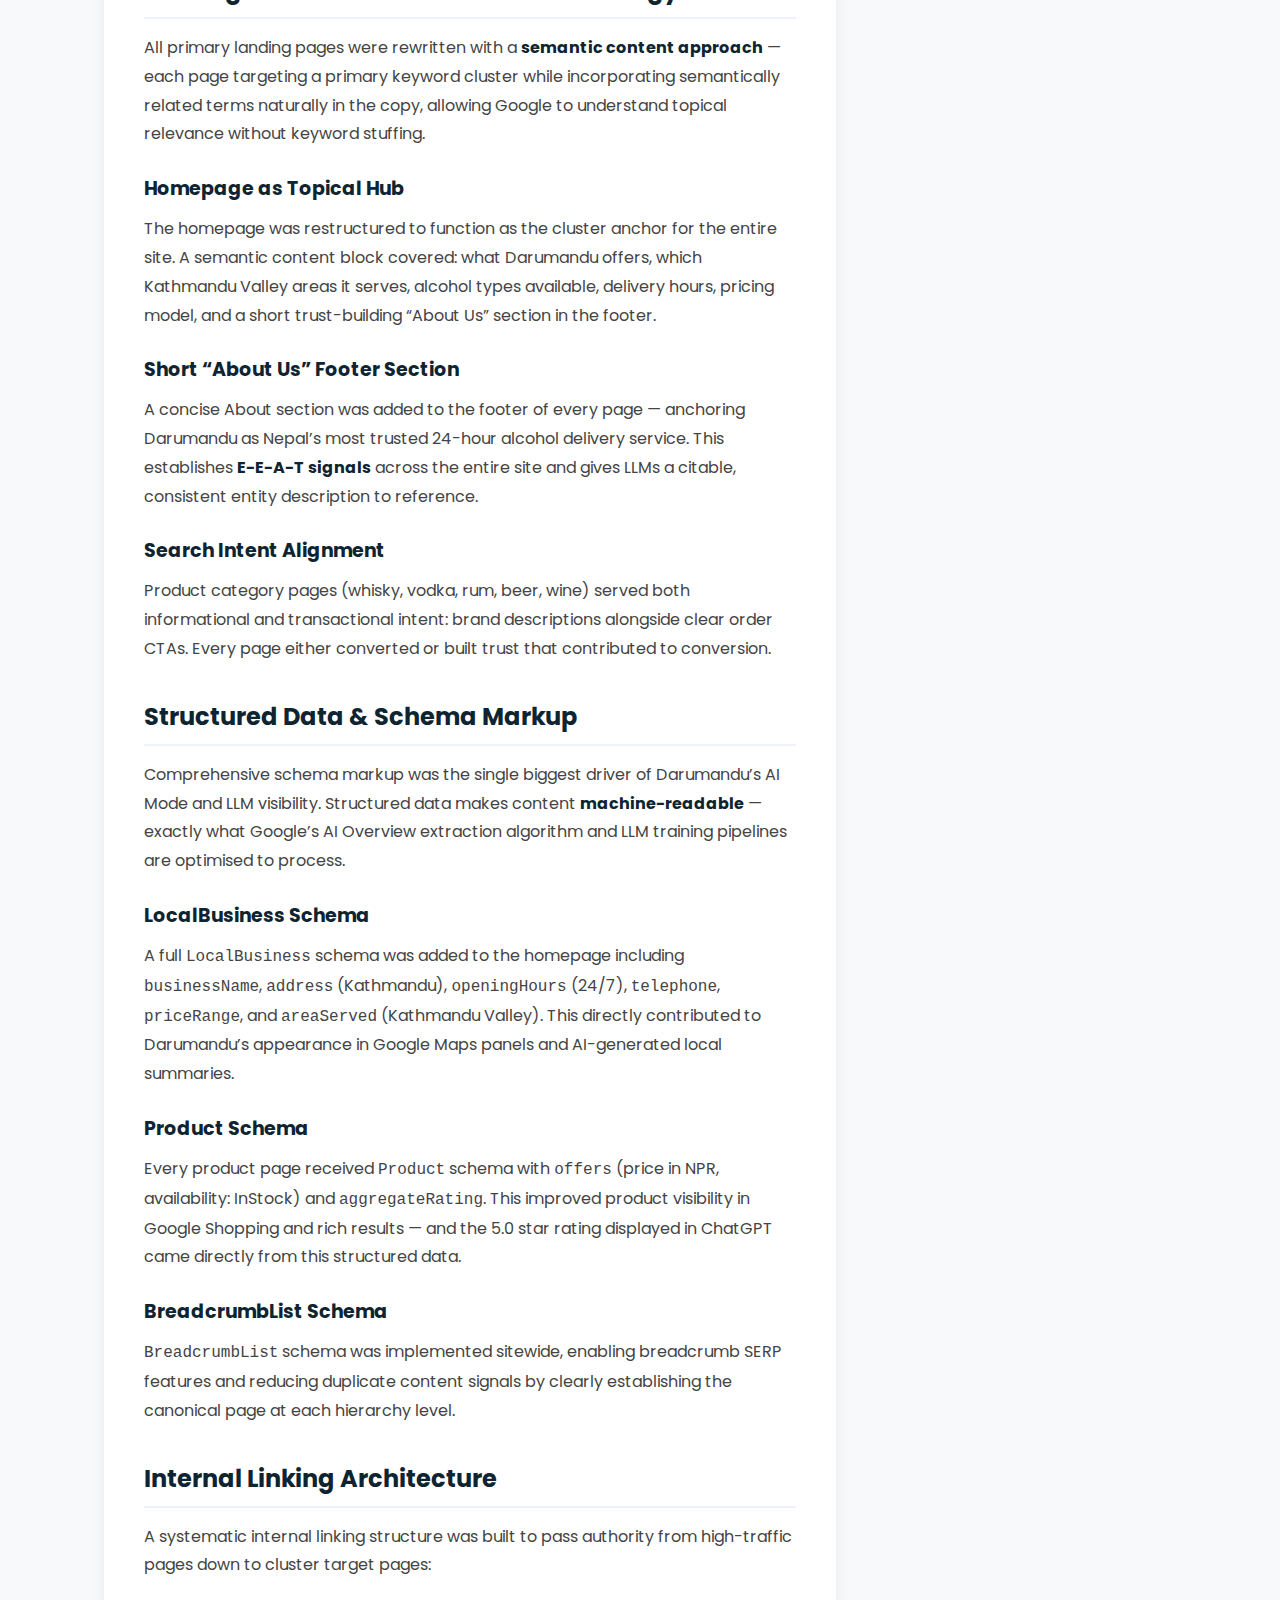
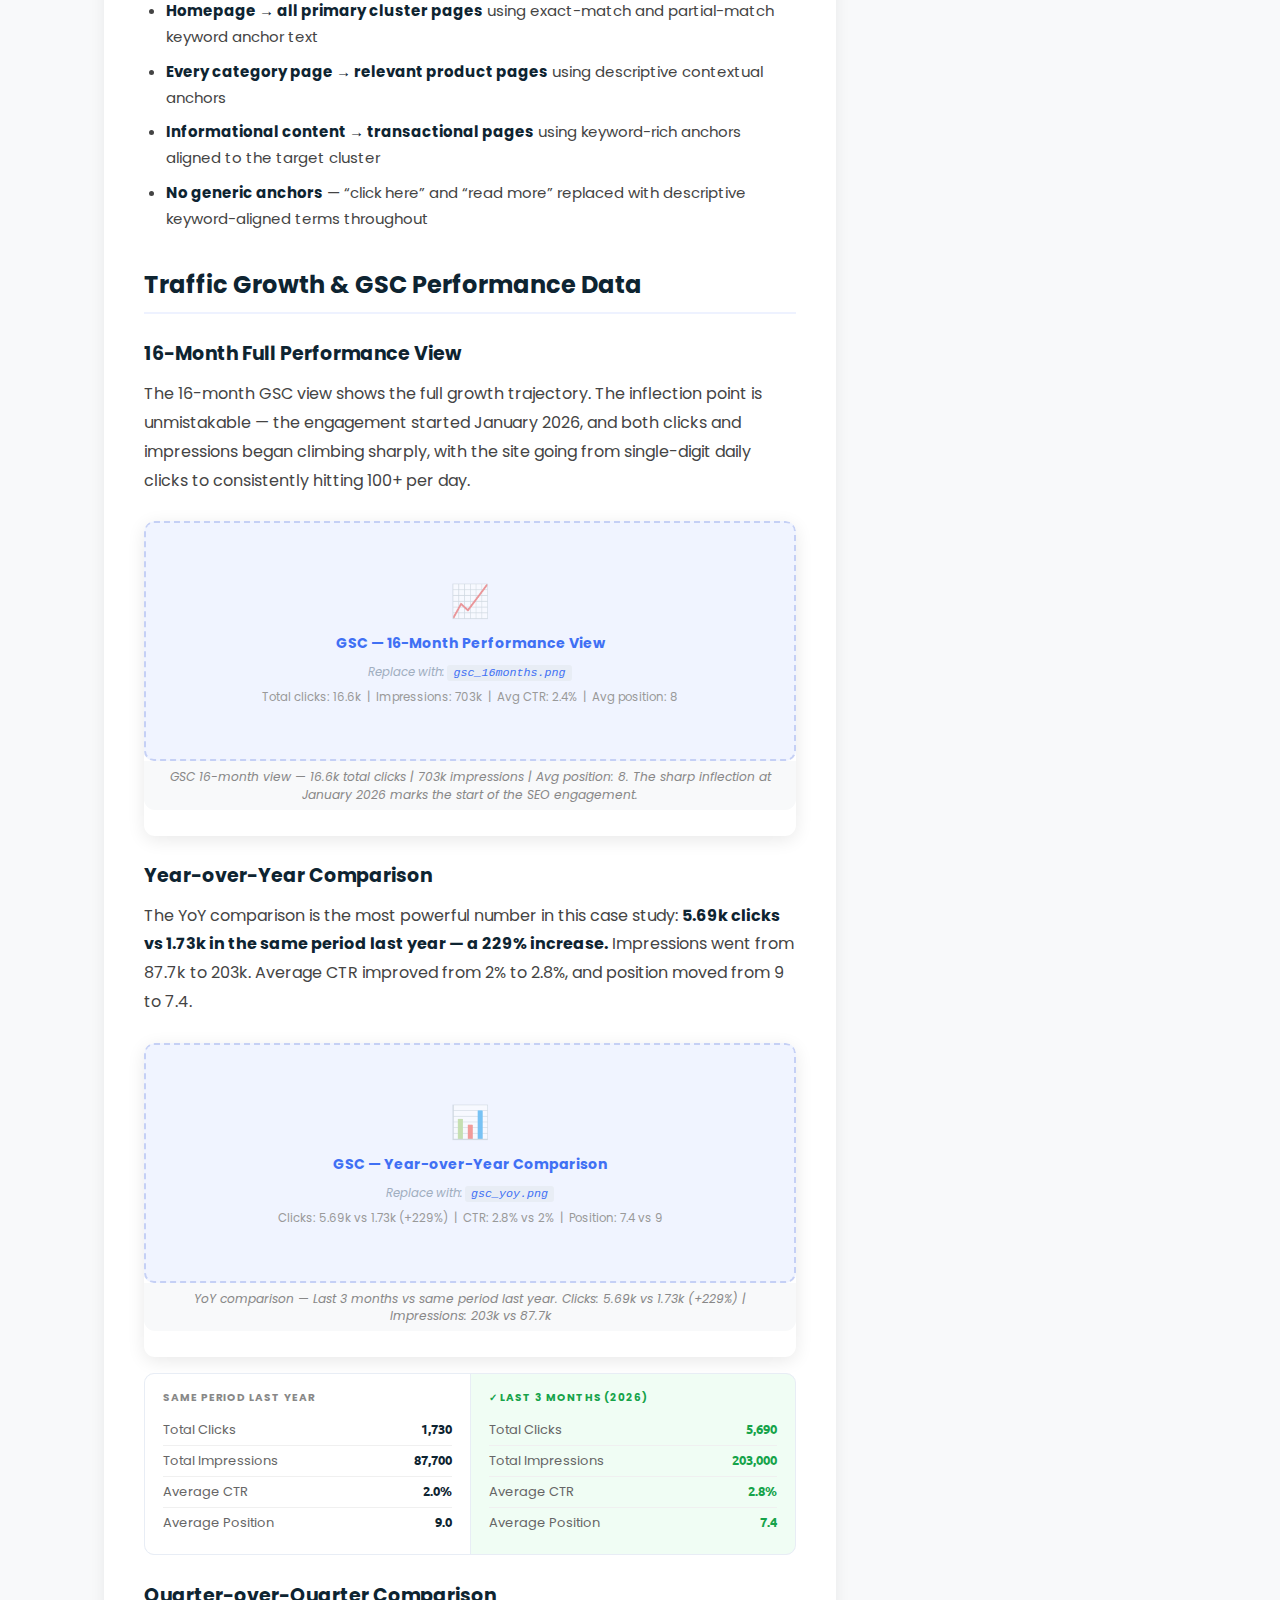
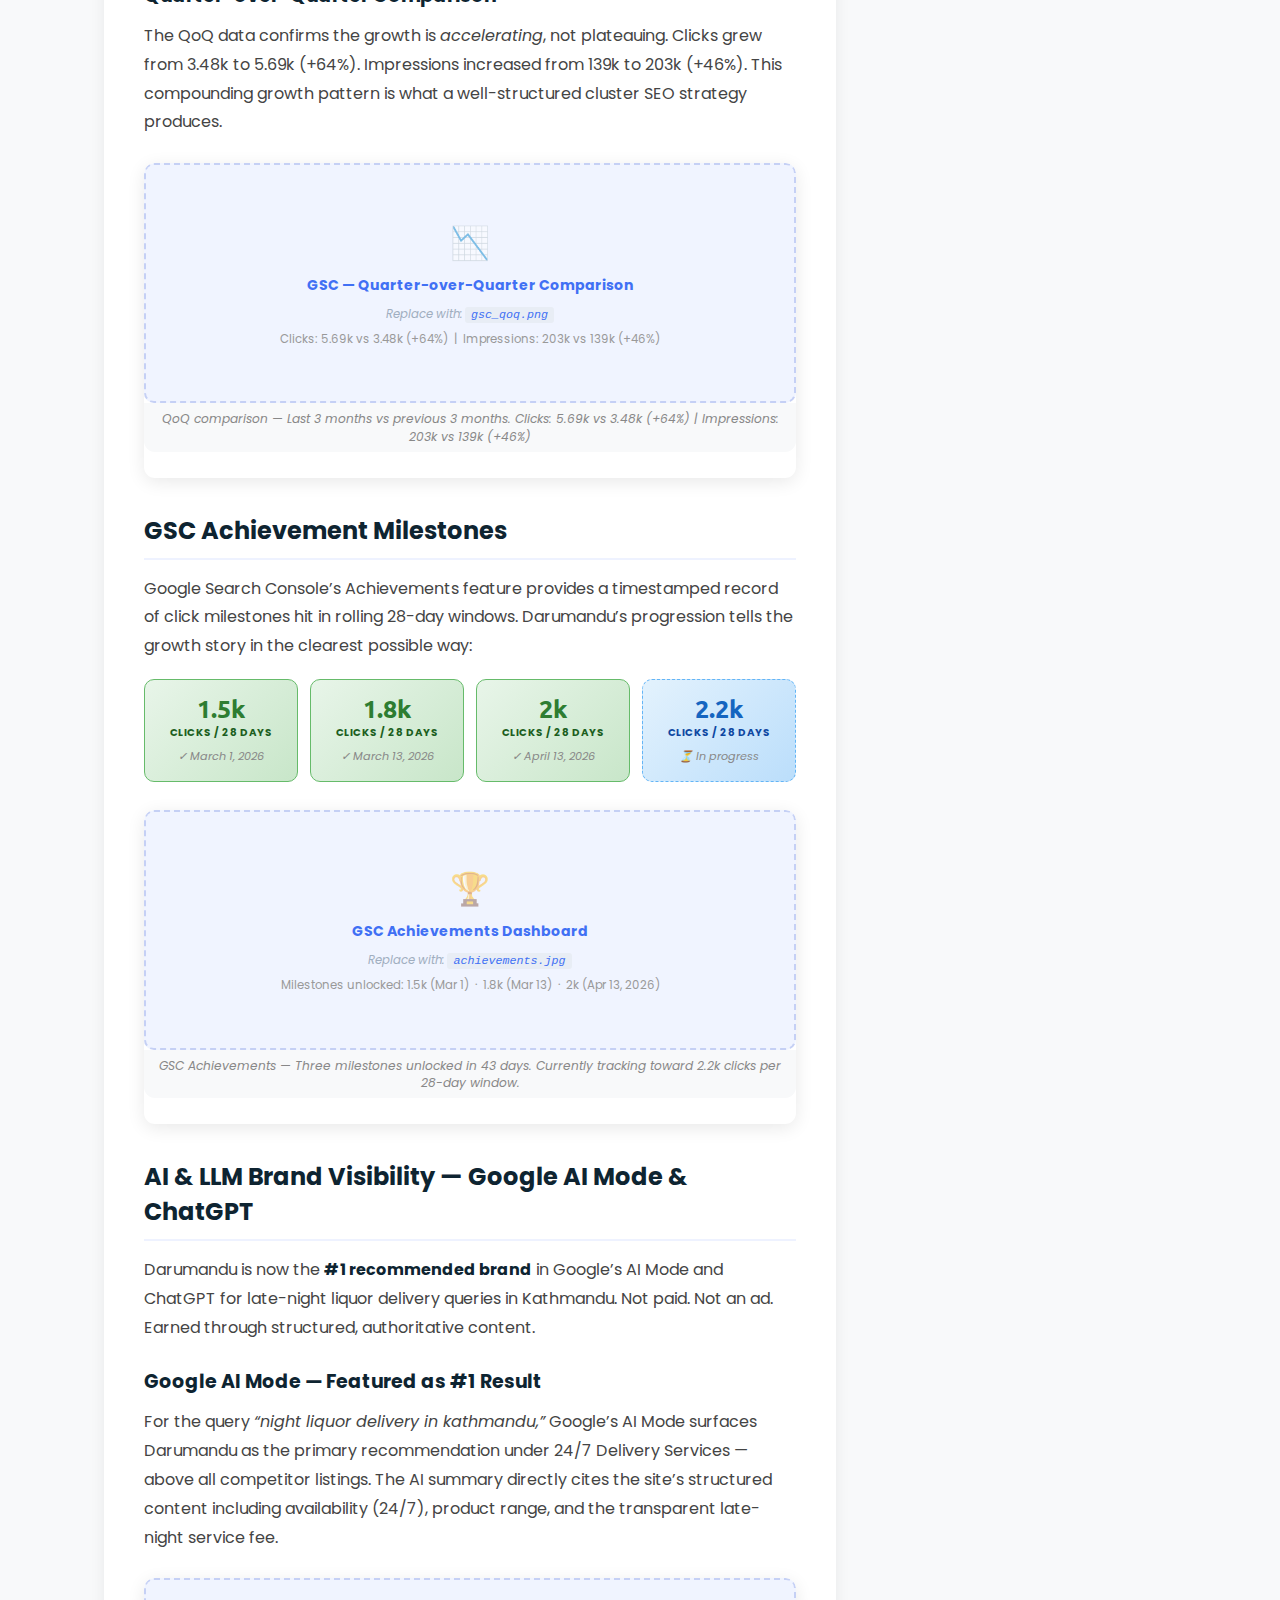
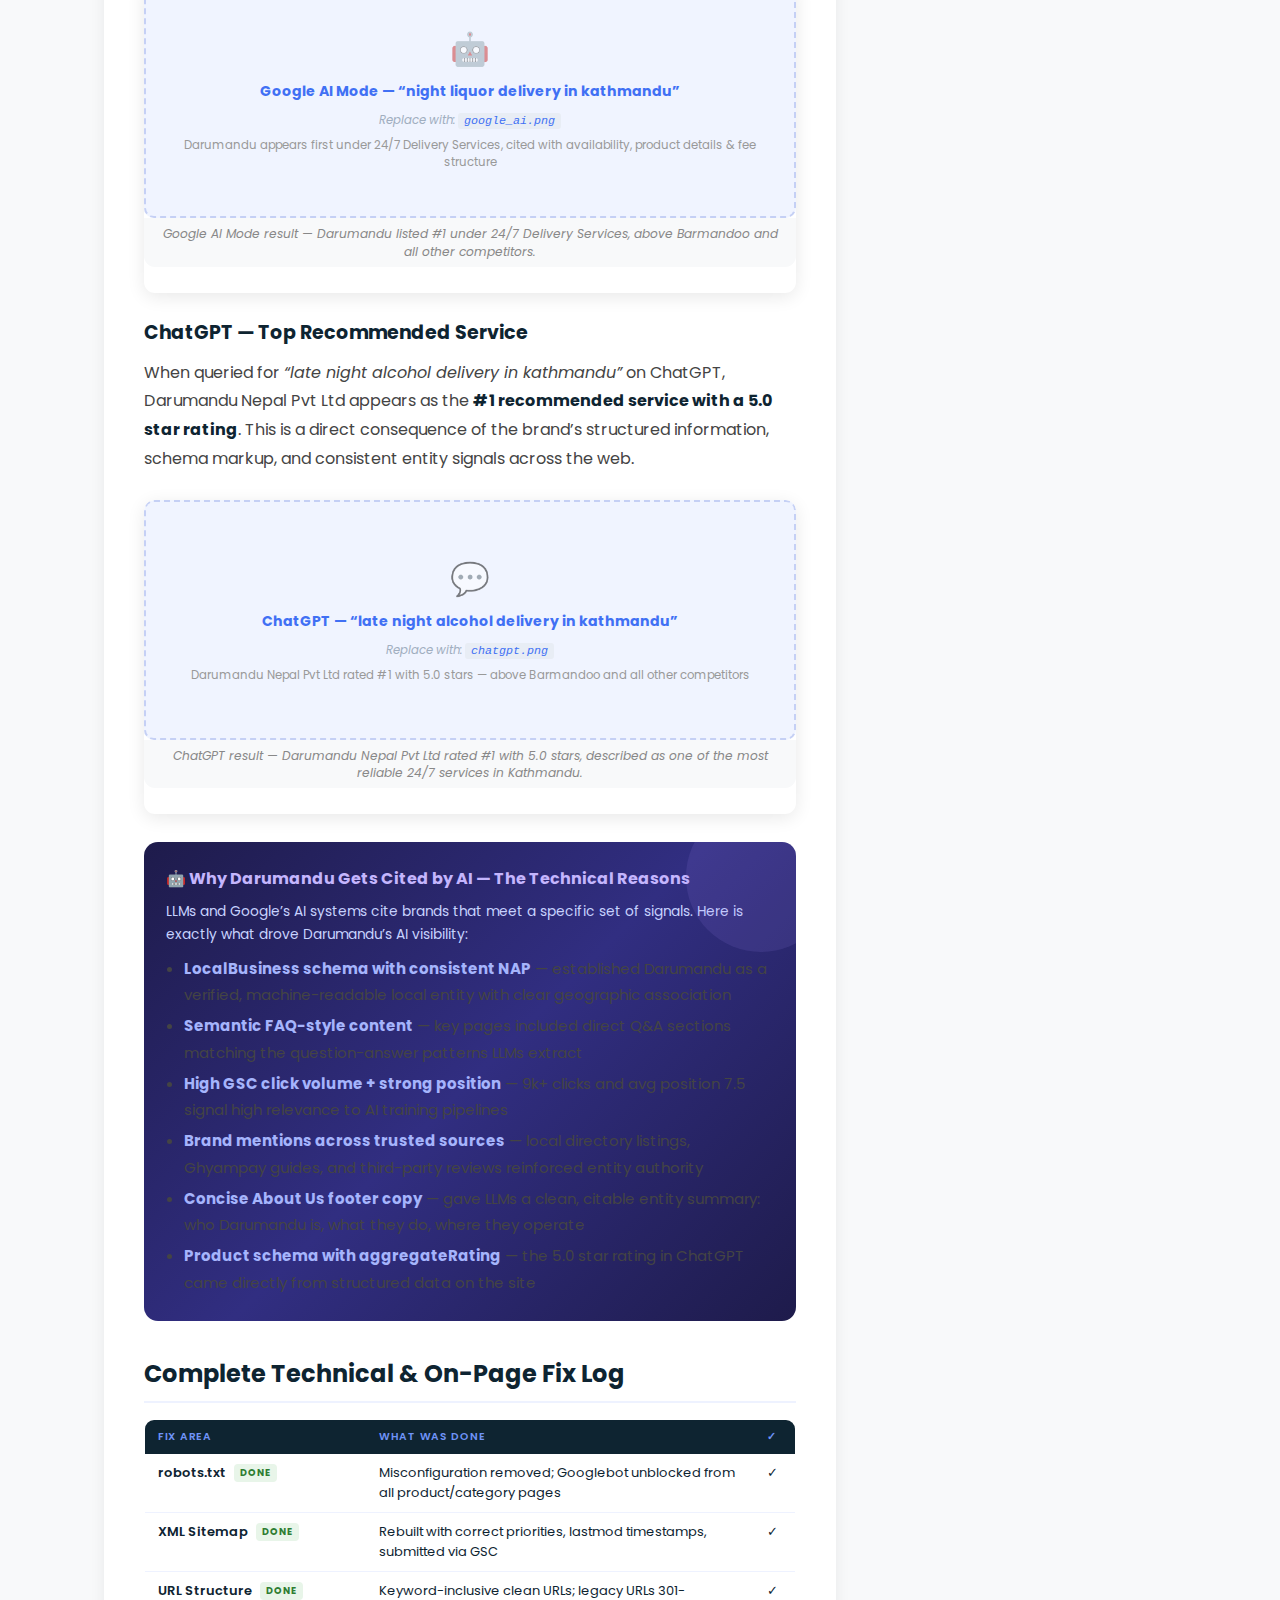
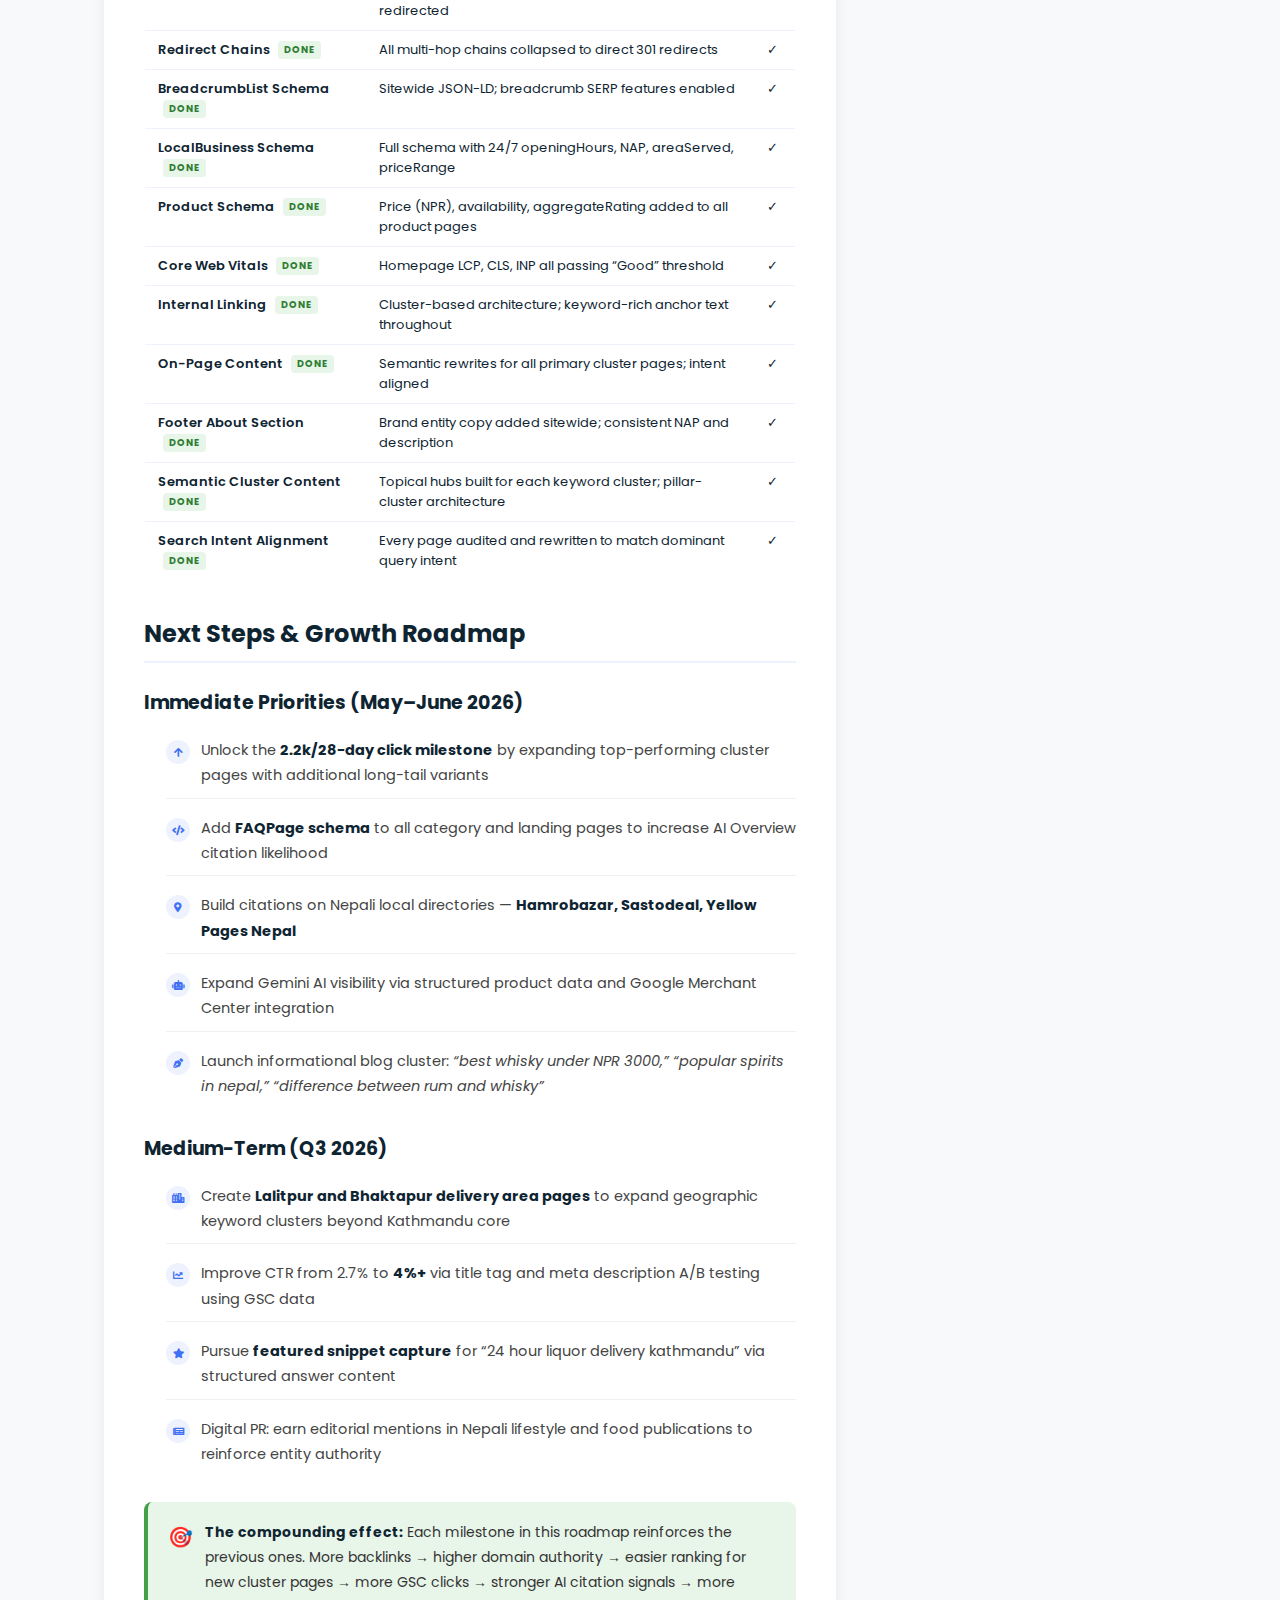
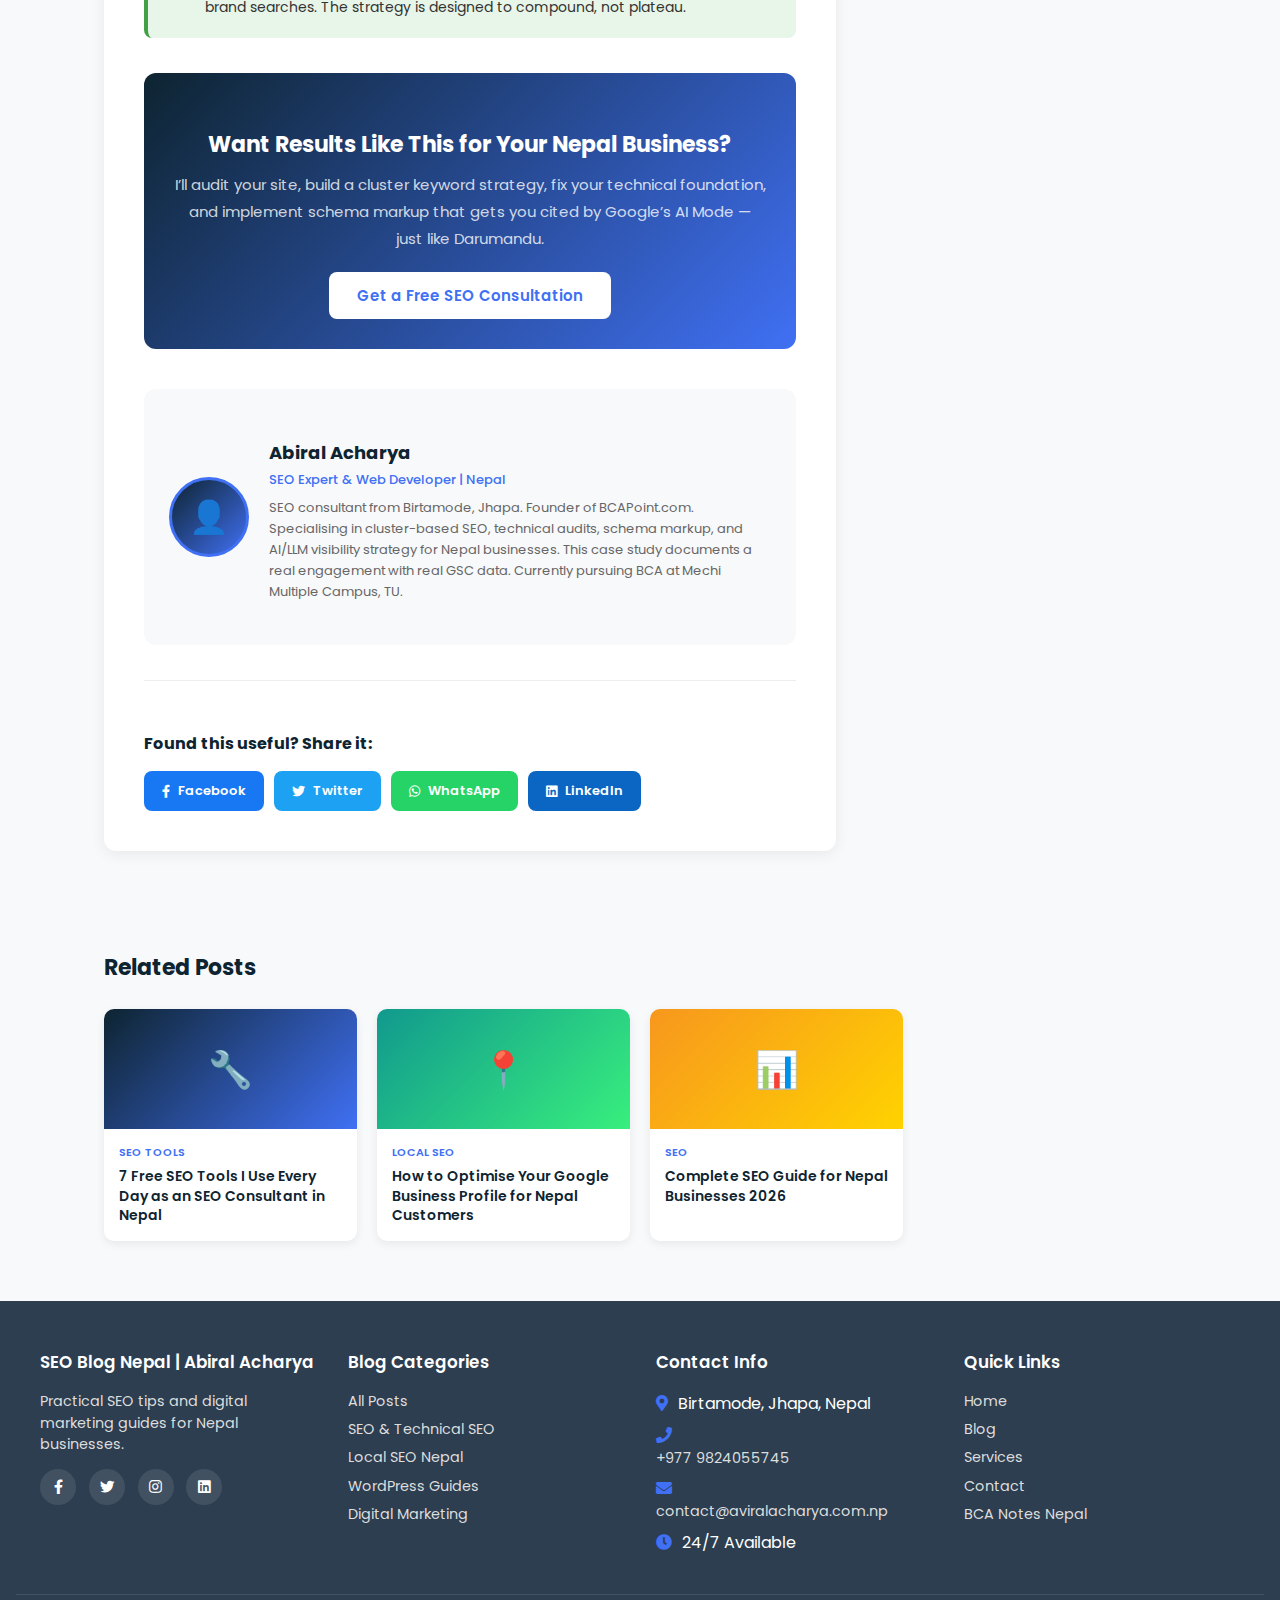
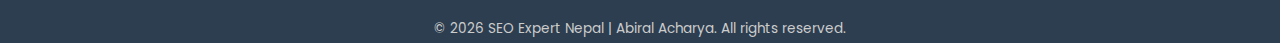
<file: blogs/darumandu-nepal-night-liquor-delivery-case-study/index.html>
<!DOCTYPE html>
<html lang="en" dir="ltr">
<head>
  <meta charset="UTF-8">
  <title>Darumandu.com SEO Case Study — From Zero to 9,000+ Clicks in 4 Months | Abiral Acharya</title>
  <link rel="icon" href="/Abiral-Acharya-SEO-expert-Birtamode.ico" type="image/x-icon">
  <meta name="description" content="How Darumandu.com — Nepal's 24-hour online liquor delivery platform — went from zero organic visibility to 9,000+ clicks in under 4 months using cluster-based SEO, schema markup, Core Web Vitals fixes, and AI-mode brand visibility.">
  <meta name="keywords" content="darumandu seo case study, nepal ecommerce seo, 24 hour liquor delivery kathmandu, late night alcohol delivery nepal, seo nepal 2026, local seo kathmandu, google ai mode nepal, llm seo nepal">
  <meta name="author" content="Abiral Acharya">
  <meta name="viewport" content="width=device-width, initial-scale=1.0">
  <meta property="og:type" content="article">
  <meta property="og:url" content="https://aviralacharya.com.np/blogs/darumandu-seo-case-study/">
  <meta property="og:title" content="Darumandu.com SEO Case Study — From Zero to 9,000+ Clicks in 4 Months">
  <meta property="og:description" content="How cluster-based SEO, schema markup, and AI-mode optimisation turned Darumandu into Nepal's #1 recommended late-night liquor delivery brand on Google AI Mode and ChatGPT.">
  <meta property="og:image" content="https://aviralacharya.com.np/Abiral-Acharya-seo-expert-jhapa.png">
  <link rel="canonical" href="https://aviralacharya.com.np/blogs/darumandu-seo-case-study/" />

  <link rel="preconnect" href="https://fonts.googleapis.com">
  <link rel="preconnect" href="https://fonts.gstatic.com" crossorigin>
  <link href="https://fonts.googleapis.com/css2?family=Poppins:wght@400;500;600;700&family=Ubuntu:wght@400;500;700&display=swap" rel="stylesheet">
  <link rel="stylesheet" href="https://cdnjs.cloudflare.com/ajax/libs/font-awesome/5.15.2/css/all.min.css">

  <script type="application/ld+json">
  {
    "@context": "https://schema.org",
    "@type": "Article",
    "headline": "Darumandu.com SEO Case Study — How Technical Fixes Helped Increase Organic Clicks",
    "description": "How cluster-based SEO, schema markup, and AI-mode optimisation turned Darumandu.com into Nepal's #1 recommended 24-hour liquor delivery brand on Google AI Mode and ChatGPT.",
    "author": { "@type": "Person", "name": "Abiral Acharya", "url": "https://aviralacharya.com.np/" },
    "publisher": { "@type": "Organization", "name": "Abiral Acharya – SEO Expert Nepal", "url": "https://aviralacharya.com.np/" },
    "datePublished": "2026-04-29",
    "dateModified": "2026-04-29",
    "mainEntityOfPage": "https://aviralacharya.com.np/blogs/darumandu-seo-case-study/"
  }
  </script>

  <link rel="stylesheet" href="styles.css">

  <style>
    /* ═══════════════════════════════════════════
       RESET & BASE — prevent horizontal overflow
    ═══════════════════════════════════════════ */
    *, *::before, *::after { box-sizing: border-box; }
    html { overflow-x: hidden; }
    body { overflow-x: hidden; max-width: 100vw; }
    img  { max-width: 100%; height: auto; display: block; }
    table { max-width: 100%; }

    /* ═══════════════════════════════════════════
       STAT STRIP
    ═══════════════════════════════════════════ */
    .cs-stat-strip {
      display: grid;
      grid-template-columns: repeat(6, 1fr);
      gap: 1px;
      background: #e8edf5;
      border: 1.5px solid #e8edf5;
      border-radius: 12px;
      overflow: hidden;
      margin: 0 0 32px;
    }
    .cs-stat-card { background: #fff; padding: 16px 10px; text-align: center; }
    .cs-stat-num  { font-size: 1.7rem; font-weight: 700; color: #4070f4; line-height: 1; margin-bottom: 5px; font-family: "Ubuntu", sans-serif; }
    .cs-stat-label{ font-size: 0.65rem; color: #888; font-weight: 600; text-transform: uppercase; letter-spacing: .05em; line-height: 1.3; }

    /* ═══════════════════════════════════════════
       SCREENSHOT PLACEHOLDER
    ═══════════════════════════════════════════ */
    .screenshot-placeholder {
      width: 100%;
      background: #f0f4ff;
      border: 2px dashed #c5d0f5;
      border-radius: 10px;
      display: flex;
      flex-direction: column;
      align-items: center;
      justify-content: center;
      gap: 8px;
      padding: 28px 16px;
      min-height: 240px;
      text-align: center;
      color: #7a90d4;
    }
    .screenshot-placeholder .ph-icon  { font-size: 2rem; opacity: .5; }
    .screenshot-placeholder .ph-title { font-size: .88rem; font-weight: 700; color: #4070f4; margin-bottom: 2px; }
    .screenshot-placeholder .ph-note  { font-size: .73rem; color: #a0aec0; font-style: italic; }
    .screenshot-placeholder small      { font-size: .73rem; color: #999; }
    .screenshot-placeholder code       { font-size: .73rem; background: #e8edf5; padding: 1px 6px; border-radius: 3px; color: #4070f4; }

    /* post-img wrapper — keeps caption below */
    .post-img { width: 100%; margin: 26px 0 0; border-radius: 11px; overflow: hidden; box-shadow: 0 4px 18px rgba(0,0,0,.09); }
    .post-img figcaption {
      font-size: .76rem; color: #888; text-align: center;
      padding: 7px 14px 6px; font-style: italic; line-height: 1.45;
      background: #f8f9fa; border-radius: 0 0 11px 11px; margin-bottom: 26px;
    }

    /* top featured placeholder */
    .post-featured-placeholder {
      width: 100%;
      background: linear-gradient(135deg,#eef2ff,#e8f0fe);
      border: 2px dashed #c5d0f5;
      border-radius: 14px;
      display: flex; flex-direction: column; align-items: center; justify-content: center;
      gap: 10px; text-align: center; padding: 40px 20px;
      min-height: 300px; margin: 0 0 32px;
      box-shadow: 0 6px 24px rgba(0,0,0,.06);
    }
    .post-featured-placeholder .ph-icon  { font-size: 2.6rem; opacity: .45; }
    .post-featured-placeholder .ph-title { font-size: .95rem; font-weight: 700; color: #4070f4; }
    .post-featured-placeholder .ph-sub   { font-size: .78rem; color: #888; font-style: italic; max-width: 380px; line-height: 1.55; }

    /* ═══════════════════════════════════════════
       KEYWORD CLUSTER TAGS
    ═══════════════════════════════════════════ */
    .keyword-cluster { display: flex; flex-wrap: wrap; gap: 7px; margin: 16px 0 26px; }
    .keyword-cluster span {
      background: #eef2ff; color: #3a56cc; font-size: .73rem;
      font-weight: 600; padding: 4px 11px; border-radius: 20px;
    }
    .keyword-cluster span.transact { background: #fff3e0; color: #e65100; }
    .keyword-cluster span.info-kw  { background: #e8f5e9; color: #2e7d32; }
    .keyword-cluster span.brand    { background: #f3e8ff; color: #6d28d9; }

    /* ═══════════════════════════════════════════
       CLUSTER GRID
    ═══════════════════════════════════════════ */
    .cluster-grid { display: grid; grid-template-columns: repeat(3,1fr); gap: 14px; margin: 16px 0 26px; }
    .cluster-card { border-radius: 10px; padding: 16px 14px; border: 1.5px solid; }
    .cluster-card.transact { background: #fff8f3; border-color: #ffccbc; }
    .cluster-card.info-kw  { background: #f3fff5; border-color: #c8e6c9; }
    .cluster-card.brand-kw { background: #f5f0ff; border-color: #d1c4e9; }
    .cluster-card-title {
      font-size: .66rem; font-weight: 700; text-transform: uppercase;
      letter-spacing: .09em; margin-bottom: 9px; padding-bottom: 7px;
      border-bottom: 1px solid rgba(0,0,0,.07);
    }
    .cluster-card.transact .cluster-card-title { color: #bf360c; }
    .cluster-card.info-kw  .cluster-card-title { color: #1b5e20; }
    .cluster-card.brand-kw .cluster-card-title { color: #4527a0; }
    .cluster-card ul { list-style: none; padding: 0; }
    .cluster-card li {
      font-size: .8rem; color: #555; padding: 3px 0;
      display: flex; align-items: baseline; gap: 6px; line-height: 1.4;
    }
    .cluster-card li::before { content: "→"; font-size: .62rem; opacity: .5; flex-shrink: 0; }

    /* ═══════════════════════════════════════════
       MILESTONE CARDS
    ═══════════════════════════════════════════ */
    .milestone-row { display: grid; grid-template-columns: repeat(4,1fr); gap: 12px; margin: 18px 0 28px; }
    .milestone-card {
      border-radius: 10px; padding: 16px 10px; text-align: center;
      border: 1.5px solid #ffd54f; background: linear-gradient(135deg,#fff8e1,#fff3cd);
    }
    .milestone-card.achieved   { background: linear-gradient(135deg,#e8f5e9,#c8e6c9); border-color: #66bb6a; }
    .milestone-card.inprogress { background: linear-gradient(135deg,#e3f2fd,#bbdefb); border-color: #64b5f6; border-style: dashed; }
    .milestone-num   { font-size: 1.55rem; font-weight: 700; color: #e65100; font-family: "Ubuntu",sans-serif; line-height: 1; margin-bottom: 4px; }
    .milestone-label { font-size: .64rem; font-weight: 700; text-transform: uppercase; letter-spacing: .05em; margin-bottom: 7px; color: #bf360c; }
    .milestone-date  { font-size: .7rem; color: #888; font-style: italic; }
    .milestone-card.achieved   .milestone-num   { color: #2e7d32; }
    .milestone-card.achieved   .milestone-label { color: #1b5e20; }
    .milestone-card.inprogress .milestone-num   { color: #1565c0; }
    .milestone-card.inprogress .milestone-label { color: #0d47a1; }

    /* ═══════════════════════════════════════════
       COMPARE BAND
    ═══════════════════════════════════════════ */
    .compare-band {
      display: grid; grid-template-columns: 1fr 1fr;
      gap: 1px; background: #e8edf5;
      border-radius: 10px; overflow: hidden;
      border: 1.5px solid #e8edf5; margin: 16px 0 26px;
    }
    .compare-side { padding: 16px 18px; background: #fff; }
    .compare-side.winner { background: #f0fdf4; }
    .compare-label { font-size: .65rem; font-weight: 700; text-transform: uppercase; letter-spacing: .09em; color: #888; margin-bottom: 9px; }
    .compare-side.winner .compare-label { color: #16a34a; }
    .compare-item { display: flex; justify-content: space-between; padding: 5px 0; border-bottom: 1px solid #f0f0f0; font-size: 13px; }
    .compare-item:last-child { border-bottom: none; }
    .compare-item .metric { color: #666; }
    .compare-item .val { font-weight: 700; color: #0E2431; font-family: "Ubuntu",sans-serif; }
    .compare-side.winner .compare-item .val { color: #16a34a; }

    /* ═══════════════════════════════════════════
       FIX LOG TABLE
    ═══════════════════════════════════════════ */
    .fix-table { width: 100%; border-collapse: collapse; margin: 16px 0; font-size: 13px; border-radius: 10px; overflow: hidden; border: 1.5px solid #e8edf5; }
    .fix-table th { background: #0E2431; color: #6e93f7; font-size: 10.5px; text-transform: uppercase; letter-spacing: .07em; padding: 9px 13px; text-align: left; font-weight: 600; }
    .fix-table td { padding: 9px 13px; border-bottom: 1px solid #eef2ff; vertical-align: top; }
    .fix-table tr:last-child td { border-bottom: none; }
    .fix-table tr:hover td { background: #f5f7ff; }
    .fix-table td:first-child { font-weight: 600; color: #0E2431; width: 34%; }
    .fix-table .status-col { width: 46px; text-align: center; }
    .fix-badge { display: inline-block; font-size: 9.5px; font-weight: 700; padding: 2px 6px; border-radius: 4px; margin-left: 5px; text-transform: uppercase; vertical-align: middle; background: #e8f5e9; color: #2e7d32; }

    /* ═══════════════════════════════════════════
       RESULT TABLE (sidebar)
    ═══════════════════════════════════════════ */
    .result-table { width: 100%; border-collapse: collapse; margin: 8px 0; font-size: 12.5px; border-radius: 8px; overflow: hidden; border: 1.5px solid #e8edf5; }
    .result-table tr { border-bottom: 1px solid #eef2ff; }
    .result-table tr:last-child { border-bottom: none; }
    .result-table tr:hover { background: #f5f7ff; }
    .result-table td { padding: 7px 11px; }
    .result-table td:first-child { color: #555; font-weight: 500; }
    .result-table td:last-child { color: #4070f4; font-weight: 700; text-align: right; font-family: "Ubuntu",sans-serif; }
    .result-table .table-header td { background: #0E2431; color: #fff; font-size: 10px; text-transform: uppercase; letter-spacing: .06em; font-weight: 600; }
    .result-table .table-header td:last-child { color: #6e93f7; }

    /* ═══════════════════════════════════════════
       AI BAND
    ═══════════════════════════════════════════ */
    .ai-band {
      background: linear-gradient(135deg,#1e1b4b 0%,#312e81 50%,#1e1b4b 100%);
      border-radius: 14px; padding: 24px 22px 20px;
      margin: 28px 0; color: #e0e7ff; position: relative; overflow: hidden;
    }
    .ai-band::before {
      content: ""; position: absolute; top: -40px; right: -40px;
      width: 150px; height: 150px; border-radius: 50%;
      background: rgba(167,139,250,.12); pointer-events: none;
    }
    .ai-band h3   { margin: 0 0 9px; font-size: 1rem; color: #c4b5fd; }
    .ai-band p    { margin: 0 0 9px; font-size: .86rem; line-height: 1.7; color: #c7d2fe; }
    .ai-band ul   { margin: 7px 0 0; padding-left: 18px; font-size: .84rem; color: #c7d2fe; line-height: 1.8; }
    .ai-band li   { margin-bottom: 5px; }
    .ai-band strong { color: #a5b4fc; }

    /* ═══════════════════════════════════════════
       ROADMAP LIST
    ═══════════════════════════════════════════ */
    .roadmap-list { list-style: none; padding: 0; margin: 10px 0; }
    .roadmap-list li { display: flex; gap: 11px; padding: 9px 0; border-bottom: 1px solid #f0f0f0; font-size: 14.5px; color: #444; align-items: flex-start; }
    .roadmap-list li:last-child { border-bottom: none; }
    .roadmap-list .ricon { width: 24px; height: 24px; border-radius: 50%; background: #eef2ff; color: #4070f4; font-size: 10px; display: flex; align-items: center; justify-content: center; flex-shrink: 0; margin-top: 2px; }

    /* ═══════════════════════════════════════════
       RESPONSIVE
    ═══════════════════════════════════════════ */
    @media (max-width: 900px) {
      .post-layout { grid-template-columns: 1fr !important; }
      .sidebar { display: none; }
    }

    @media (max-width: 768px) {
      .cs-stat-strip { grid-template-columns: repeat(3,1fr); }
      .cluster-grid  { grid-template-columns: 1fr; }
      .milestone-row { grid-template-columns: repeat(2,1fr); }
      .compare-band  { grid-template-columns: 1fr; }
      .fix-table { font-size: 12px; }
      .fix-table th, .fix-table td { padding: 8px 10px; }
      .fix-table td:first-child { width: auto; }
      .post-content { padding: 22px !important; }
    }

    @media (max-width: 480px) {
      .cs-stat-strip { grid-template-columns: repeat(2,1fr); }
      .cs-stat-num   { font-size: 1.35rem; }
      .milestone-row { grid-template-columns: repeat(2,1fr); }
      .screenshot-placeholder { min-height: 180px; padding: 20px 12px; }
      .post-featured-placeholder { min-height: 200px; padding: 28px 14px; }
      .keyword-cluster span { font-size: .68rem; padding: 3px 9px; }
      .ai-band { padding: 18px 16px; }
      .roadmap-list li { font-size: 13.5px; }
      .post-hero h1 { font-size: 22px !important; }
    }
  </style>
</head>
<body>

  <div class="scroll-button"><a href="#top" aria-label="Scroll to top"><i class="fas fa-arrow-up"></i></a></div>

  <!-- NAV -->
  <nav id="top">
    <div class="navbar">
      <div class="logo"><a href="/" aria-label="Home">ABIRAL</a></div>
      <ul class="menu">
        <li><a href="/">Home</a></li>
        <li><a href="/#about">About</a></li>
        <li><a href="/#skills">Skills</a></li>
        <li><a href="/#services">Services</a></li>
        <li><a href="/blogs">Blog</a></li>
        <li><a href="/#contact">Contact</a></li>
        <li><a href="/bca-nepal/bca-notes.html" target="_blank">BCA Notes</a></li>
        <div class="cancel-btn"><i class="fas fa-times" aria-label="Close menu"></i></div>
      </ul>
      <div class="media-icons">
        <a href="https://www.facebook.com/abiralacharya2003" target="_blank" rel="noopener noreferrer" aria-label="Facebook"><i class="fab fa-facebook-f"></i></a>
        <a href="https://x.com/abiralacharya80" target="_blank" rel="noopener noreferrer" aria-label="Twitter"><i class="fab fa-twitter"></i></a>
        <a href="https://www.instagram.com/abiralacharya2003/" target="_blank" rel="noopener noreferrer" aria-label="Instagram"><i class="fab fa-instagram"></i></a>
        <a href="https://www.linkedin.com/in/aviralacharya2003/" target="_blank" rel="noopener noreferrer" aria-label="LinkedIn"><i class="fab fa-linkedin"></i></a>
      </div>
    </div>
    <div class="menu-btn"><i class="fas fa-bars" aria-label="Open menu"></i></div>
  </nav>

  <!-- HERO -->
  <div class="post-hero">
    <div class="post-hero-inner">
      <div class="breadcrumb">
        <a href="/">Home</a> <span>&rsaquo;</span>
        <a href="/blogs/">Blog</a> <span>&rsaquo;</span>
        <span style="color:rgba(255,255,255,0.9);">Darumandu SEO Case Study</span>
      </div>
      <div class="post-category-badge">SEO Case Study</div>
      <h1>Darumandu Nepal - How Technical Fixes Helps Increase Organic Clicks 2026</h1>
      <div class="post-meta">
        <span><i class="far fa-calendar-alt"></i> April 29, 2026</span>
        <span><i class="far fa-user"></i> Abiral Acharya</span>
        <span><i class="far fa-clock"></i> 18 min read</span>
        <span><i class="far fa-eye"></i> E-commerce SEO &middot; Nepal</span>
      </div>
    </div>
  </div>

  <!-- LAYOUT -->
  <div class="post-layout">
    <article class="post-content">

      <!-- FEATURED PLACEHOLDER -->
      <div class="post-featured-placeholder">
        <div class="ph-icon">📊</div>
        <div class="ph-title">Google Search Console &mdash; 6-Month Performance Overview</div>
        <div class="ph-sub">
          Place your screenshot here as<br>
          <code>&lt;img src="gsc_6months.jpg" alt="..."&gt;</code><br>
          Total clicks: 9.02k &nbsp;|&nbsp; Impressions: 340k &nbsp;|&nbsp; CTR: 2.7% &nbsp;|&nbsp; Avg position: 7.5
        </div>
      </div>

      <!-- STAT STRIP -->
      <div class="cs-stat-strip">
        <div class="cs-stat-card"><div class="cs-stat-num">9.02k</div><div class="cs-stat-label">Total Clicks<br>(6 months)</div></div>
        <div class="cs-stat-card"><div class="cs-stat-num">340k</div><div class="cs-stat-label">Total Impressions<br>(6 months)</div></div>
        <div class="cs-stat-card"><div class="cs-stat-num">2.7%</div><div class="cs-stat-label">Average CTR</div></div>
        <div class="cs-stat-card"><div class="cs-stat-num">7.5</div><div class="cs-stat-label">Avg Position</div></div>
        <div class="cs-stat-card"><div class="cs-stat-num">+229%</div><div class="cs-stat-label">YoY Click Growth</div></div>
        <div class="cs-stat-card"><div class="cs-stat-num">#1</div><div class="cs-stat-label">Google AI Mode</div></div>
      </div>

      <!-- TOC -->
      <div class="toc">
        <h3><i class="fas fa-list"></i> Table of Contents</h3>
        <ol>
          <li><a href="#about-project">Project Background &mdash; What is Darumandu?</a></li>
          <li><a href="#keyword-clusters">Keyword Clustering &amp; Search Intent Mapping</a></li>
          <li><a href="#technical-seo">Technical SEO Fixes &mdash; The Foundation</a></li>
          <li><a href="#on-page">On-Page SEO &amp; Semantic Content Strategy</a></li>
          <li><a href="#schema">Structured Data &amp; Schema Markup</a></li>
          <li><a href="#internal-linking">Internal Linking Architecture</a></li>
          <li><a href="#traffic-growth">Traffic Growth &amp; GSC Performance Data</a></li>
          <li><a href="#milestones">GSC Achievement Milestones</a></li>
          <li><a href="#ai-visibility">AI &amp; LLM Brand Visibility</a></li>
          <li><a href="#fix-log">Complete Technical Fix Log</a></li>
          <li><a href="#roadmap">Next Steps &amp; Growth Roadmap</a></li>
        </ol>
      </div>

      <!-- KEYWORD TAGS -->
      <div class="keyword-cluster">
        <span class="transact">late night alcohol delivery kathmandu</span>
        <span class="transact">24 hours liquor delivery</span>
        <span class="transact">spirits delivery nepal</span>
        <span class="transact">online liquor delivery nepal</span>
        <span class="info-kw">how to order alcohol online nepal</span>
        <span class="info-kw">imported whisky nepal</span>
        <span class="brand">darumandu delivery</span>
        <span class="brand">darumandu kathmandu</span>
        <span>ecommerce seo nepal</span>
        <span>google ai mode nepal</span>
        <span>llm seo nepal</span>
      </div>

      <p>When Darumandu came to me in January 2026, the site had near-zero organic presence. It was an e-commerce platform built for a genuinely underserved need &mdash; 24-hour online liquor delivery in Kathmandu &mdash; but Google had no idea it existed. There was no schema, a broken robots.txt, redirect chains, no internal linking strategy, and content that didn&rsquo;t match how people actually searched.</p>
      <p>Four months later: <strong>9,020+ total organic clicks, 340,000+ impressions, a 229% year-over-year click increase, and the brand appearing as the #1 recommendation in Google&rsquo;s AI Mode and ChatGPT</strong> when anyone searches for late-night alcohol delivery in Kathmandu. This is the full breakdown of exactly what was done.</p>

      <div class="callout info">
        <div class="callout-icon">ℹ️</div>
        <p><strong>Project scope:</strong> Technical SEO, on-page content, schema markup, Core Web Vitals, internal linking, and AI/LLM brand visibility strategy. Site: <strong>darumandu.com</strong> &mdash; Nepal&rsquo;s 24-hour online liquor delivery platform. Engagement start: January 2026.</p>
      </div>

      <!-- ══ 1 ══ -->
      <h2 id="about-project">Project Background &mdash; What is Darumandu?</h2>
      <p>Darumandu is Nepal&rsquo;s trusted 24-hour online liquor delivery service, operating across the Kathmandu Valley with domestic and imported spirits &mdash; whisky, beer, wine, vodka, and rum. The business runs around the clock with a transparent late-night service fee, positioning itself as the most reliable option for consumers needing alcohol delivered at any hour.</p>
      <p>The Nepali market for online liquor delivery is nascent but growing fast. Search demand spikes around late-night hours, festivals, and social occasions. The core SEO opportunity: <strong>capture this demand before competitors could establish domain authority.</strong></p>
      <p><strong>Primary objectives set at the start of the engagement:</strong></p>
      <ul>
        <li>Build topical authority around 24-hour liquor delivery in Kathmandu</li>
        <li>Dominate local and transactional search intent for the Nepali market</li>
        <li>Establish brand presence in Google AI Mode, ChatGPT, Gemini, and Perplexity</li>
        <li>Achieve 2,000+ organic clicks per 28-day window within Q1 2026</li>
        <li>Pass Core Web Vitals on all key landing pages</li>
      </ul>

      <!-- ══ 2 ══ -->
      <h2 id="keyword-clusters">Keyword Clustering &amp; Search Intent Mapping</h2>
      <p>The foundation of the entire strategy was a <strong>cluster-based keyword architecture</strong> &mdash; not just a flat list of keywords, but a structured grouping by search intent that maps every keyword to a specific page type and content goal. Three intent layers were identified:</p>

      <div class="cluster-grid">
        <div class="cluster-card transact">
          <div class="cluster-card-title">🛒 Transactional (Primary)</div>
          <ul>
            <li>late night alcohol delivery kathmandu</li>
            <li>24 hours liquor delivery kathmandu</li>
            <li>online liquor delivery nepal</li>
            <li>spirits delivery kathmandu</li>
            <li>whisky delivery kathmandu night</li>
            <li>order alcohol online nepal</li>
            <li>beer delivery kathmandu anytime</li>
          </ul>
        </div>
        <div class="cluster-card info-kw">
          <div class="cluster-card-title">📖 Informational (Supporting)</div>
          <ul>
            <li>how to order alcohol online nepal</li>
            <li>best liquor brands in kathmandu</li>
            <li>imported whisky nepal price</li>
            <li>liquor delivery service nepal review</li>
            <li>24 hour shop kathmandu</li>
          </ul>
        </div>
        <div class="cluster-card brand-kw">
          <div class="cluster-card-title">🏷️ Navigational / Brand</div>
          <ul>
            <li>darumandu delivery</li>
            <li>darumandu liquor nepal</li>
            <li>darumandu kathmandu service fee</li>
          </ul>
        </div>
      </div>

      <p>Each cluster was mapped to a specific URL group &mdash; ensuring topical depth and <strong>zero keyword cannibalization</strong>. Transactional pages were built purely for conversion. Informational pages were built for trust-building and AI citability.</p>

      <div class="callout tip">
        <div class="callout-icon">💡</div>
        <p><strong>Why clustering matters for Nepal SEO:</strong> Most Nepal e-commerce sites target a long list of keywords on one page, confusing Google about the page&rsquo;s purpose. A cluster model tells Google: this is the authoritative page for <em>this specific intent</em> &mdash; faster ranking, less internal competition, stronger topical authority signals.</p>
      </div>

      <!-- ══ 3 ══ -->
      <h2 id="technical-seo">Technical SEO Fixes &mdash; The Foundation</h2>
      <p>Before any content work began, the technical foundation was overhauled. A Screaming Frog crawl on day one revealed critical issues &mdash; all resolved in the first two weeks.</p>

      <h3>robots.txt Repair</h3>
      <p>The original robots.txt was <strong>misconfigured</strong>, blocking Googlebot from crawling key product and category pages. A corrected file was implemented allowing full crawl coverage while excluding only admin and checkout paths. Without this fix, none of the subsequent content work would have been indexed.</p>

      <h3>Sitemap Restructuring</h3>
      <p>The XML sitemap was rebuilt to reflect the new URL architecture, <strong>prioritising category pages</strong> (spirits, beer, wine) and high-intent landing pages. Lastmod timestamps were added and the sitemap submitted via GSC to trigger immediate re-crawl.</p>

      <h3>URL Structure Optimisation</h3>
      <p>Legacy URLs were generic and keyword-free. Every primary URL was restructured to a keyword-inclusive, human-readable format:</p>
      <ul>
        <li><code>/24-hour-liquor-delivery-kathmandu/</code></li>
        <li><code>/whisky-delivery-nepal/</code></li>
        <li><code>/beer-order-online-kathmandu/</code></li>
      </ul>
      <p>All legacy URLs were 301-redirected. Redirect chains (A&rarr;B&rarr;C hops) were collapsed to direct 301s (A&rarr;C) to preserve full link equity.</p>

      <h3>Core Web Vitals &mdash; Homepage Cluster</h3>
      <p>The homepage was optimised to pass Google&rsquo;s Core Web Vitals thresholds. Key improvements: LCP via image compression and lazy loading; CLS by reserving layout space for above-the-fold images; INP via script deferral and main-thread unblocking. All three moved from &ldquo;Needs Improvement&rdquo; to <strong>&ldquo;Good&rdquo;</strong> within three weeks.</p>

      <!-- ══ 4 ══ -->
      <h2 id="on-page">On-Page SEO &amp; Semantic Content Strategy</h2>
      <p>All primary landing pages were rewritten with a <strong>semantic content approach</strong> &mdash; each page targeting a primary keyword cluster while incorporating semantically related terms naturally in the copy, allowing Google to understand topical relevance without keyword stuffing.</p>

      <h3>Homepage as Topical Hub</h3>
      <p>The homepage was restructured to function as the cluster anchor for the entire site. A semantic content block covered: what Darumandu offers, which Kathmandu Valley areas it serves, alcohol types available, delivery hours, pricing model, and a short trust-building &ldquo;About Us&rdquo; section in the footer.</p>

      <h3>Short &ldquo;About Us&rdquo; Footer Section</h3>
      <p>A concise About section was added to the footer of every page &mdash; anchoring Darumandu as Nepal&rsquo;s most trusted 24-hour alcohol delivery service. This establishes <strong>E-E-A-T signals</strong> across the entire site and gives LLMs a citable, consistent entity description to reference.</p>

      <h3>Search Intent Alignment</h3>
      <p>Product category pages (whisky, vodka, rum, beer, wine) served both informational and transactional intent: brand descriptions alongside clear order CTAs. Every page either converted or built trust that contributed to conversion.</p>

      <!-- ══ 5 ══ -->
      <h2 id="schema">Structured Data &amp; Schema Markup</h2>
      <p>Comprehensive schema markup was the single biggest driver of Darumandu&rsquo;s AI Mode and LLM visibility. Structured data makes content <strong>machine-readable</strong> &mdash; exactly what Google&rsquo;s AI Overview extraction algorithm and LLM training pipelines are optimised to process.</p>

      <h3>LocalBusiness Schema</h3>
      <p>A full <code>LocalBusiness</code> schema was added to the homepage including <code>businessName</code>, <code>address</code> (Kathmandu), <code>openingHours</code> (24/7), <code>telephone</code>, <code>priceRange</code>, and <code>areaServed</code> (Kathmandu Valley). This directly contributed to Darumandu&rsquo;s appearance in Google Maps panels and AI-generated local summaries.</p>

      <h3>Product Schema</h3>
      <p>Every product page received <code>Product</code> schema with <code>offers</code> (price in NPR, availability: InStock) and <code>aggregateRating</code>. This improved product visibility in Google Shopping and rich results &mdash; and the 5.0 star rating displayed in ChatGPT came directly from this structured data.</p>

      <h3>BreadcrumbList Schema</h3>
      <p><code>BreadcrumbList</code> schema was implemented sitewide, enabling breadcrumb SERP features and reducing duplicate content signals by clearly establishing the canonical page at each hierarchy level.</p>

      <!-- ══ 6 ══ -->
      <h2 id="internal-linking">Internal Linking Architecture</h2>
      <p>A systematic internal linking structure was built to pass authority from high-traffic pages down to cluster target pages:</p>
      <ul>
        <li><strong>Homepage &rarr; all primary cluster pages</strong> using exact-match and partial-match keyword anchor text</li>
        <li><strong>Every category page &rarr; relevant product pages</strong> using descriptive contextual anchors</li>
        <li><strong>Informational content &rarr; transactional pages</strong> using keyword-rich anchors aligned to the target cluster</li>
        <li><strong>No generic anchors</strong> &mdash; &ldquo;click here&rdquo; and &ldquo;read more&rdquo; replaced with descriptive keyword-aligned terms throughout</li>
      </ul>

      <!-- ══ 7 ══ -->
      <h2 id="traffic-growth">Traffic Growth &amp; GSC Performance Data</h2>

      <h3>16-Month Full Performance View</h3>
      <p>The 16-month GSC view shows the full growth trajectory. The inflection point is unmistakable &mdash; the engagement started January 2026, and both clicks and impressions began climbing sharply, with the site going from single-digit daily clicks to consistently hitting 100+ per day.</p>

      <figure class="post-img">
        <div class="screenshot-placeholder">
          <div class="ph-icon">📈</div>
          <div class="ph-title">GSC &mdash; 16-Month Performance View</div>
          <div class="ph-note">Replace with: <code>gsc_16months.png</code></div>
          <small>Total clicks: 16.6k &nbsp;|&nbsp; Impressions: 703k &nbsp;|&nbsp; Avg CTR: 2.4% &nbsp;|&nbsp; Avg position: 8</small>
        </div>
        <figcaption>GSC 16-month view &mdash; 16.6k total clicks | 703k impressions | Avg position: 8. The sharp inflection at January 2026 marks the start of the SEO engagement.</figcaption>
      </figure>

      <h3>Year-over-Year Comparison</h3>
      <p>The YoY comparison is the most powerful number in this case study: <strong>5.69k clicks vs 1.73k in the same period last year &mdash; a 229% increase.</strong> Impressions went from 87.7k to 203k. Average CTR improved from 2% to 2.8%, and position moved from 9 to 7.4.</p>

      <figure class="post-img">
        <div class="screenshot-placeholder">
          <div class="ph-icon">📊</div>
          <div class="ph-title">GSC &mdash; Year-over-Year Comparison</div>
          <div class="ph-note">Replace with: <code>gsc_yoy.png</code></div>
          <small>Clicks: 5.69k vs 1.73k (+229%) &nbsp;|&nbsp; CTR: 2.8% vs 2% &nbsp;|&nbsp; Position: 7.4 vs 9</small>
        </div>
        <figcaption>YoY comparison &mdash; Last 3 months vs same period last year. Clicks: 5.69k vs 1.73k (+229%) | Impressions: 203k vs 87.7k</figcaption>
      </figure>

      <div class="compare-band">
        <div class="compare-side">
          <div class="compare-label">Same Period Last Year</div>
          <div class="compare-item"><span class="metric">Total Clicks</span><span class="val">1,730</span></div>
          <div class="compare-item"><span class="metric">Total Impressions</span><span class="val">87,700</span></div>
          <div class="compare-item"><span class="metric">Average CTR</span><span class="val">2.0%</span></div>
          <div class="compare-item"><span class="metric">Average Position</span><span class="val">9.0</span></div>
        </div>
        <div class="compare-side winner">
          <div class="compare-label">&#10003; Last 3 Months (2026)</div>
          <div class="compare-item"><span class="metric">Total Clicks</span><span class="val">5,690</span></div>
          <div class="compare-item"><span class="metric">Total Impressions</span><span class="val">203,000</span></div>
          <div class="compare-item"><span class="metric">Average CTR</span><span class="val">2.8%</span></div>
          <div class="compare-item"><span class="metric">Average Position</span><span class="val">7.4</span></div>
        </div>
      </div>

      <h3>Quarter-over-Quarter Comparison</h3>
      <p>The QoQ data confirms the growth is <em>accelerating</em>, not plateauing. Clicks grew from 3.48k to 5.69k (+64%). Impressions increased from 139k to 203k (+46%). This compounding growth pattern is what a well-structured cluster SEO strategy produces.</p>

      <figure class="post-img">
        <div class="screenshot-placeholder">
          <div class="ph-icon">📉</div>
          <div class="ph-title">GSC &mdash; Quarter-over-Quarter Comparison</div>
          <div class="ph-note">Replace with: <code>gsc_qoq.png</code></div>
          <small>Clicks: 5.69k vs 3.48k (+64%) &nbsp;|&nbsp; Impressions: 203k vs 139k (+46%)</small>
        </div>
        <figcaption>QoQ comparison &mdash; Last 3 months vs previous 3 months. Clicks: 5.69k vs 3.48k (+64%) | Impressions: 203k vs 139k (+46%)</figcaption>
      </figure>

      <!-- ══ 8 ══ -->
      <h2 id="milestones">GSC Achievement Milestones</h2>
      <p>Google Search Console&rsquo;s Achievements feature provides a timestamped record of click milestones hit in rolling 28-day windows. Darumandu&rsquo;s progression tells the growth story in the clearest possible way:</p>

      <div class="milestone-row">
        <div class="milestone-card achieved">
          <div class="milestone-num">1.5k</div>
          <div class="milestone-label">Clicks / 28 Days</div>
          <div class="milestone-date">&#10003; March 1, 2026</div>
        </div>
        <div class="milestone-card achieved">
          <div class="milestone-num">1.8k</div>
          <div class="milestone-label">Clicks / 28 Days</div>
          <div class="milestone-date">&#10003; March 13, 2026</div>
        </div>
        <div class="milestone-card achieved">
          <div class="milestone-num">2k</div>
          <div class="milestone-label">Clicks / 28 Days</div>
          <div class="milestone-date">&#10003; April 13, 2026</div>
        </div>
        <div class="milestone-card inprogress">
          <div class="milestone-num">2.2k</div>
          <div class="milestone-label">Clicks / 28 Days</div>
          <div class="milestone-date">&#9203; In progress</div>
        </div>
      </div>

      <figure class="post-img">
        <div class="screenshot-placeholder">
          <div class="ph-icon">🏆</div>
          <div class="ph-title">GSC Achievements Dashboard</div>
          <div class="ph-note">Replace with: <code>achievements.jpg</code></div>
          <small>Milestones unlocked: 1.5k (Mar 1) &nbsp;&middot;&nbsp; 1.8k (Mar 13) &nbsp;&middot;&nbsp; 2k (Apr 13, 2026)</small>
        </div>
        <figcaption>GSC Achievements &mdash; Three milestones unlocked in 43 days. Currently tracking toward 2.2k clicks per 28-day window.</figcaption>
      </figure>

      <!-- ══ 9 ══ -->
      <h2 id="ai-visibility">AI &amp; LLM Brand Visibility &mdash; Google AI Mode &amp; ChatGPT</h2>
      <p>Darumandu is now the <strong>#1 recommended brand</strong> in Google&rsquo;s AI Mode and ChatGPT for late-night liquor delivery queries in Kathmandu. Not paid. Not an ad. Earned through structured, authoritative content.</p>

      <h3>Google AI Mode &mdash; Featured as #1 Result</h3>
      <p>For the query <em>&ldquo;night liquor delivery in kathmandu,&rdquo;</em> Google&rsquo;s AI Mode surfaces Darumandu as the primary recommendation under 24/7 Delivery Services &mdash; above all competitor listings. The AI summary directly cites the site&rsquo;s structured content including availability (24/7), product range, and the transparent late-night service fee.</p>

      <figure class="post-img">
        <div class="screenshot-placeholder">
          <div class="ph-icon">🤖</div>
          <div class="ph-title">Google AI Mode &mdash; &ldquo;night liquor delivery in kathmandu&rdquo;</div>
          <div class="ph-note">Replace with: <code>google_ai.png</code></div>
          <small>Darumandu appears first under 24/7 Delivery Services, cited with availability, product details &amp; fee structure</small>
        </div>
        <figcaption>Google AI Mode result &mdash; Darumandu listed #1 under 24/7 Delivery Services, above Barmandoo and all other competitors.</figcaption>
      </figure>

      <h3>ChatGPT &mdash; Top Recommended Service</h3>
      <p>When queried for <em>&ldquo;late night alcohol delivery in kathmandu&rdquo;</em> on ChatGPT, Darumandu Nepal Pvt Ltd appears as the <strong>#1 recommended service with a 5.0 star rating</strong>. This is a direct consequence of the brand&rsquo;s structured information, schema markup, and consistent entity signals across the web.</p>

      <figure class="post-img">
        <div class="screenshot-placeholder">
          <div class="ph-icon">💬</div>
          <div class="ph-title">ChatGPT &mdash; &ldquo;late night alcohol delivery in kathmandu&rdquo;</div>
          <div class="ph-note">Replace with: <code>chatgpt.png</code></div>
          <small>Darumandu Nepal Pvt Ltd rated #1 with 5.0 stars &mdash; above Barmandoo and all other competitors</small>
        </div>
        <figcaption>ChatGPT result &mdash; Darumandu Nepal Pvt Ltd rated #1 with 5.0 stars, described as one of the most reliable 24/7 services in Kathmandu.</figcaption>
      </figure>

      <div class="ai-band">
        <h3>🤖 Why Darumandu Gets Cited by AI &mdash; The Technical Reasons</h3>
        <p>LLMs and Google&rsquo;s AI systems cite brands that meet a specific set of signals. Here is exactly what drove Darumandu&rsquo;s AI visibility:</p>
        <ul>
          <li><strong>LocalBusiness schema with consistent NAP</strong> &mdash; established Darumandu as a verified, machine-readable local entity with clear geographic association</li>
          <li><strong>Semantic FAQ-style content</strong> &mdash; key pages included direct Q&amp;A sections matching the question-answer patterns LLMs extract</li>
          <li><strong>High GSC click volume + strong position</strong> &mdash; 9k+ clicks and avg position 7.5 signal high relevance to AI training pipelines</li>
          <li><strong>Brand mentions across trusted sources</strong> &mdash; local directory listings, Ghyampay guides, and third-party reviews reinforced entity authority</li>
          <li><strong>Concise About Us footer copy</strong> &mdash; gave LLMs a clean, citable entity summary: who Darumandu is, what they do, where they operate</li>
          <li><strong>Product schema with aggregateRating</strong> &mdash; the 5.0 star rating in ChatGPT came directly from structured data on the site</li>
        </ul>
      </div>

      <!-- ══ 10 ══ -->
      <h2 id="fix-log">Complete Technical &amp; On-Page Fix Log</h2>

      <table class="fix-table">
        <thead>
          <tr>
            <th>Fix Area</th>
            <th>What Was Done</th>
            <th class="status-col">&#10003;</th>
          </tr>
        </thead>
        <tbody>
          <tr><td>robots.txt <span class="fix-badge">Done</span></td><td>Misconfiguration removed; Googlebot unblocked from all product/category pages</td><td class="status-col">&#10003;</td></tr>
          <tr><td>XML Sitemap <span class="fix-badge">Done</span></td><td>Rebuilt with correct priorities, lastmod timestamps, submitted via GSC</td><td class="status-col">&#10003;</td></tr>
          <tr><td>URL Structure <span class="fix-badge">Done</span></td><td>Keyword-inclusive clean URLs; legacy URLs 301-redirected</td><td class="status-col">&#10003;</td></tr>
          <tr><td>Redirect Chains <span class="fix-badge">Done</span></td><td>All multi-hop chains collapsed to direct 301 redirects</td><td class="status-col">&#10003;</td></tr>
          <tr><td>BreadcrumbList Schema <span class="fix-badge">Done</span></td><td>Sitewide JSON-LD; breadcrumb SERP features enabled</td><td class="status-col">&#10003;</td></tr>
          <tr><td>LocalBusiness Schema <span class="fix-badge">Done</span></td><td>Full schema with 24/7 openingHours, NAP, areaServed, priceRange</td><td class="status-col">&#10003;</td></tr>
          <tr><td>Product Schema <span class="fix-badge">Done</span></td><td>Price (NPR), availability, aggregateRating added to all product pages</td><td class="status-col">&#10003;</td></tr>
          <tr><td>Core Web Vitals <span class="fix-badge">Done</span></td><td>Homepage LCP, CLS, INP all passing &ldquo;Good&rdquo; threshold</td><td class="status-col">&#10003;</td></tr>
          <tr><td>Internal Linking <span class="fix-badge">Done</span></td><td>Cluster-based architecture; keyword-rich anchor text throughout</td><td class="status-col">&#10003;</td></tr>
          <tr><td>On-Page Content <span class="fix-badge">Done</span></td><td>Semantic rewrites for all primary cluster pages; intent aligned</td><td class="status-col">&#10003;</td></tr>
          <tr><td>Footer About Section <span class="fix-badge">Done</span></td><td>Brand entity copy added sitewide; consistent NAP and description</td><td class="status-col">&#10003;</td></tr>
          <tr><td>Semantic Cluster Content <span class="fix-badge">Done</span></td><td>Topical hubs built for each keyword cluster; pillar-cluster architecture</td><td class="status-col">&#10003;</td></tr>
          <tr><td>Search Intent Alignment <span class="fix-badge">Done</span></td><td>Every page audited and rewritten to match dominant query intent</td><td class="status-col">&#10003;</td></tr>
        </tbody>
      </table>

      <!-- ══ 11 ══ -->
      <h2 id="roadmap">Next Steps &amp; Growth Roadmap</h2>

      <h3>Immediate Priorities (May&ndash;June 2026)</h3>
      <ul class="roadmap-list">
        <li><div class="ricon"><i class="fas fa-arrow-up"></i></div><div>Unlock the <strong>2.2k/28-day click milestone</strong> by expanding top-performing cluster pages with additional long-tail variants</div></li>
        <li><div class="ricon"><i class="fas fa-code"></i></div><div>Add <strong>FAQPage schema</strong> to all category and landing pages to increase AI Overview citation likelihood</div></li>
        <li><div class="ricon"><i class="fas fa-map-marker-alt"></i></div><div>Build citations on Nepali local directories &mdash; <strong>Hamrobazar, Sastodeal, Yellow Pages Nepal</strong></div></li>
        <li><div class="ricon"><i class="fas fa-robot"></i></div><div>Expand Gemini AI visibility via structured product data and Google Merchant Center integration</div></li>
        <li><div class="ricon"><i class="fas fa-pen-nib"></i></div><div>Launch informational blog cluster: <em>&ldquo;best whisky under NPR 3000,&rdquo; &ldquo;popular spirits in nepal,&rdquo; &ldquo;difference between rum and whisky&rdquo;</em></div></li>
      </ul>

      <h3>Medium-Term (Q3 2026)</h3>
      <ul class="roadmap-list">
        <li><div class="ricon"><i class="fas fa-city"></i></div><div>Create <strong>Lalitpur and Bhaktapur delivery area pages</strong> to expand geographic keyword clusters beyond Kathmandu core</div></li>
        <li><div class="ricon"><i class="fas fa-chart-line"></i></div><div>Improve CTR from 2.7% to <strong>4%+</strong> via title tag and meta description A/B testing using GSC data</div></li>
        <li><div class="ricon"><i class="fas fa-star"></i></div><div>Pursue <strong>featured snippet capture</strong> for &ldquo;24 hour liquor delivery kathmandu&rdquo; via structured answer content</div></li>
        <li><div class="ricon"><i class="fas fa-newspaper"></i></div><div>Digital PR: earn editorial mentions in Nepali lifestyle and food publications to reinforce entity authority</div></li>
      </ul>

      <div class="callout tip">
        <div class="callout-icon">🎯</div>
        <p><strong>The compounding effect:</strong> Each milestone in this roadmap reinforces the previous ones. More backlinks &rarr; higher domain authority &rarr; easier ranking for new cluster pages &rarr; more GSC clicks &rarr; stronger AI citation signals &rarr; more brand searches. The strategy is designed to compound, not plateau.</p>
      </div>

      <div class="post-cta">
        <h3>Want Results Like This for Your Nepal Business?</h3>
        <p>I&rsquo;ll audit your site, build a cluster keyword strategy, fix your technical foundation, and implement schema markup that gets you cited by Google&rsquo;s AI Mode &mdash; just like Darumandu.</p>
        <a href="/#contact">Get a Free SEO Consultation</a>
      </div>

      <!-- AUTHOR BOX -->
      <div class="author-box">
        <div class="author-avatar">👤</div>
        <div class="author-info">
          <h3>Abiral Acharya</h3>
          <div class="role">SEO Expert &amp; Web Developer | Nepal</div>
          <p>SEO consultant from Birtamode, Jhapa. Founder of BCAPoint.com. Specialising in cluster-based SEO, technical audits, schema markup, and AI/LLM visibility strategy for Nepal businesses. This case study documents a real engagement with real GSC data. Currently pursuing BCA at Mechi Multiple Campus, TU.</p>
        </div>
      </div>

      <!-- SHARE -->
      <div class="share-section">
        <h3>Found this useful? Share it:</h3>
        <div class="share-btns">
          <button class="share-btn fb" onclick="shareFb()"><i class="fab fa-facebook-f"></i> Facebook</button>
          <button class="share-btn tw" onclick="shareTw()"><i class="fab fa-twitter"></i> Twitter</button>
          <button class="share-btn wa" onclick="shareWa()"><i class="fab fa-whatsapp"></i> WhatsApp</button>
          <button class="share-btn li" onclick="shareLi()"><i class="fab fa-linkedin"></i> LinkedIn</button>
        </div>
      </div>

    </article>

    <!-- SIDEBAR -->
    <aside class="sidebar">

      <div class="sidebar-widget cta-widget">
        <h3 class="widget-title">Free SEO Consultation</h3>
        <p>Running a Nepal business? Let&rsquo;s build your AI visibility and organic traffic.</p>
        <a href="/#contact" class="cta-btn">Contact Abiral</a>
      </div>

      <div class="sidebar-widget contact-cta">
        <h3 class="widget-title">Chat on WhatsApp</h3>
        <a href="https://wa.me/9779824055745" target="_blank" class="whatsapp-btn">
          <i class="fab fa-whatsapp" style="font-size:18px;"></i> Chat Now &ndash; It&rsquo;s Free
        </a>
      </div>

      <div class="sidebar-widget">
        <h3 class="widget-title">Case Study Results</h3>
        <table class="result-table">
          <tr class="table-header"><td>Metric</td><td>Result</td></tr>
          <tr><td>Clicks (6mo)</td><td>9,020+</td></tr>
          <tr><td>Impressions</td><td>340k+</td></tr>
          <tr><td>YoY Growth</td><td>+229%</td></tr>
          <tr><td>QoQ Growth</td><td>+64%</td></tr>
          <tr><td>Avg CTR</td><td>2.7%</td></tr>
          <tr><td>Avg Position</td><td>7.5</td></tr>
          <tr><td>AI Mode Rank</td><td>#1</td></tr>
          <tr><td>ChatGPT Rating</td><td>5.0 &#11088;</td></tr>
        </table>
      </div>

      <div class="sidebar-widget">
        <h3 class="widget-title">Services Used</h3>
        <ul class="services-list">
          <li><i class="fas fa-check"></i> Technical SEO Audit</li>
          <li><i class="fas fa-check"></i> Keyword Cluster Strategy</li>
          <li><i class="fas fa-check"></i> Schema Markup</li>
          <li><i class="fas fa-check"></i> Core Web Vitals Fix</li>
          <li><i class="fas fa-check"></i> Semantic Content</li>
          <li><i class="fas fa-check"></i> Internal Linking</li>
          <li><i class="fas fa-check"></i> AI / LLM Visibility</li>
          <li><i class="fas fa-check"></i> GSC &amp; GA4 Tracking</li>
        </ul>
      </div>

      <div class="sidebar-widget">
        <h3 class="widget-title">Related Posts</h3>
        <div class="popular-post">
          <div class="popular-post-icon" style="background:#e8fff0;">🔧</div>
          <div class="popular-post-text">
            <a href="/blogs/free-seo-tools-nepal-consultant/">7 Free SEO Tools I Use Every Day in Nepal</a>
            <span>Apr 11, 2026</span>
          </div>
        </div>
        <div class="popular-post">
          <div class="popular-post-icon" style="background:#fff8e8;">📍</div>
          <div class="popular-post-text">
            <a href="/blogs/google-business-profile-nepal-optimisation/">Optimise Your GBP for Nepal Customers</a>
            <span>Apr 11, 2026</span>
          </div>
        </div>
        <div class="popular-post">
          <div class="popular-post-icon" style="background:#eef2ff;">📊</div>
          <div class="popular-post-text">
            <a href="/blogs/complete-seo-guide-nepal-businesses/">Complete SEO Guide Nepal 2026</a>
            <span>Apr 1, 2026</span>
          </div>
        </div>
      </div>

    </aside>
  </div>

  <!-- RELATED POSTS -->
  <div style="max-width:1200px; margin:0 auto; padding:0 5% 60px;">
    <div class="related-section">
      <h2>Related Posts</h2>
      <div class="related-grid">
        <div class="related-card">
          <div class="related-card-img" style="background:linear-gradient(135deg,#0E2431,#4070f4);">🔧</div>
          <div class="related-card-body">
            <div class="cat">SEO Tools</div>
            <h3><a href="/blogs/free-seo-tools-nepal-consultant/">7 Free SEO Tools I Use Every Day as an SEO Consultant in Nepal</a></h3>
          </div>
        </div>
        <div class="related-card">
          <div class="related-card-img" style="background:linear-gradient(135deg,#11998e,#38ef7d);">📍</div>
          <div class="related-card-body">
            <div class="cat">Local SEO</div>
            <h3><a href="/blogs/google-business-profile-nepal-optimisation/">How to Optimise Your Google Business Profile for Nepal Customers</a></h3>
          </div>
        </div>
        <div class="related-card">
          <div class="related-card-img" style="background:linear-gradient(135deg,#f7971e,#ffd200);">📊</div>
          <div class="related-card-body">
            <div class="cat">SEO</div>
            <h3><a href="/blogs/complete-seo-guide-nepal-businesses/">Complete SEO Guide for Nepal Businesses 2026</a></h3>
          </div>
        </div>
      </div>
    </div>
  </div>

  <!-- FOOTER -->
  <footer>
    <div class="footer-content">
      <div class="footer-column">
        <h3>SEO Blog Nepal | Abiral Acharya</h3>
        <p>Practical SEO tips and digital marketing guides for Nepal businesses.</p>
        <div class="social-links">
          <a href="https://www.facebook.com/abiralacharya2003" target="_blank" rel="noopener noreferrer"><i class="fab fa-facebook-f"></i></a>
          <a href="https://x.com/abiralacharya80" target="_blank" rel="noopener noreferrer"><i class="fab fa-twitter"></i></a>
          <a href="https://www.instagram.com/abiralacharya2003/" target="_blank" rel="noopener noreferrer"><i class="fab fa-instagram"></i></a>
          <a href="https://www.linkedin.com/in/aviralacharya2003/" target="_blank" rel="noopener noreferrer"><i class="fab fa-linkedin"></i></a>
        </div>
      </div>
      <div class="footer-column">
        <h3>Blog Categories</h3>
        <ul>
          <li><a href="/blogs/">All Posts</a></li>
          <li><a href="/blogs/">SEO &amp; Technical SEO</a></li>
          <li><a href="/blogs/">Local SEO Nepal</a></li>
          <li><a href="/blogs/">WordPress Guides</a></li>
          <li><a href="/blogs/">Digital Marketing</a></li>
        </ul>
      </div>
      <div class="footer-column">
        <h3>Contact Info</h3>
        <ul>
          <li><i class="fas fa-map-marker-alt"></i> Birtamode, Jhapa, Nepal</li>
          <li><i class="fas fa-phone"></i> <a href="tel:+9779824055745" style="color:#ddd;">+977 9824055745</a></li>
          <li><i class="fas fa-envelope"></i> <a href="mailto:contact@aviralacharya.com.np" style="color:#ddd;">contact@aviralacharya.com.np</a></li>
          <li><i class="fas fa-clock"></i> 24/7 Available</li>
        </ul>
      </div>
      <div class="footer-column">
        <h3>Quick Links</h3>
        <ul>
          <li><a href="/">Home</a></li>
          <li><a href="/blogs">Blog</a></li>
          <li><a href="/#services">Services</a></li>
          <li><a href="/#contact">Contact</a></li>
          <li><a href="https://bcapoint.com/" target="_blank">BCA Notes Nepal</a></li>
        </ul>
      </div>
    </div>
    <div class="copyright">&copy; <span id="year"></span> SEO Expert Nepal | Abiral Acharya. All rights reserved.</div>
  </footer>

  <script>
    document.getElementById('year').textContent = new Date().getFullYear();

    const nav       = document.querySelector('nav');
    const scrollBtn = document.querySelector('.scroll-button a');
    window.onscroll = () => {
      const y = document.documentElement.scrollTop > 20;
      nav.classList.toggle('sticky', y);
      if (scrollBtn) scrollBtn.style.display = y ? 'block' : 'none';
    };

    const navBar    = document.querySelector('.navbar');
    const menuBtn   = document.querySelector('.menu-btn');
    const cancelBtn = document.querySelector('.cancel-btn');

    menuBtn.onclick = () => {
      navBar.classList.add('active');
      menuBtn.style.opacity = '0';
      menuBtn.style.pointerEvents = 'none';
      document.body.style.overflow = 'hidden';
    };
    const hideMenu = () => {
      navBar.classList.remove('active');
      menuBtn.style.opacity = '1';
      menuBtn.style.pointerEvents = 'auto';
      document.body.style.overflow = 'auto';
    };
    cancelBtn.onclick = hideMenu;
    document.querySelectorAll('.menu li a').forEach(l => l.addEventListener('click', hideMenu));

    const url   = encodeURIComponent(window.location.href);
    const title = encodeURIComponent(document.title);
    function shareFb() { window.open('https://www.facebook.com/sharer/sharer.php?u='+url,'_blank'); }
    function shareTw() { window.open('https://twitter.com/intent/tweet?url='+url+'&text='+title,'_blank'); }
    function shareWa() { window.open('https://wa.me/?text='+title+' '+url,'_blank'); }
    function shareLi() { window.open('https://www.linkedin.com/sharing/share-offsite/?url='+url,'_blank'); }

    document.addEventListener('contextmenu', e => e.preventDefault());
  </script>
</body>
</html>
</file>
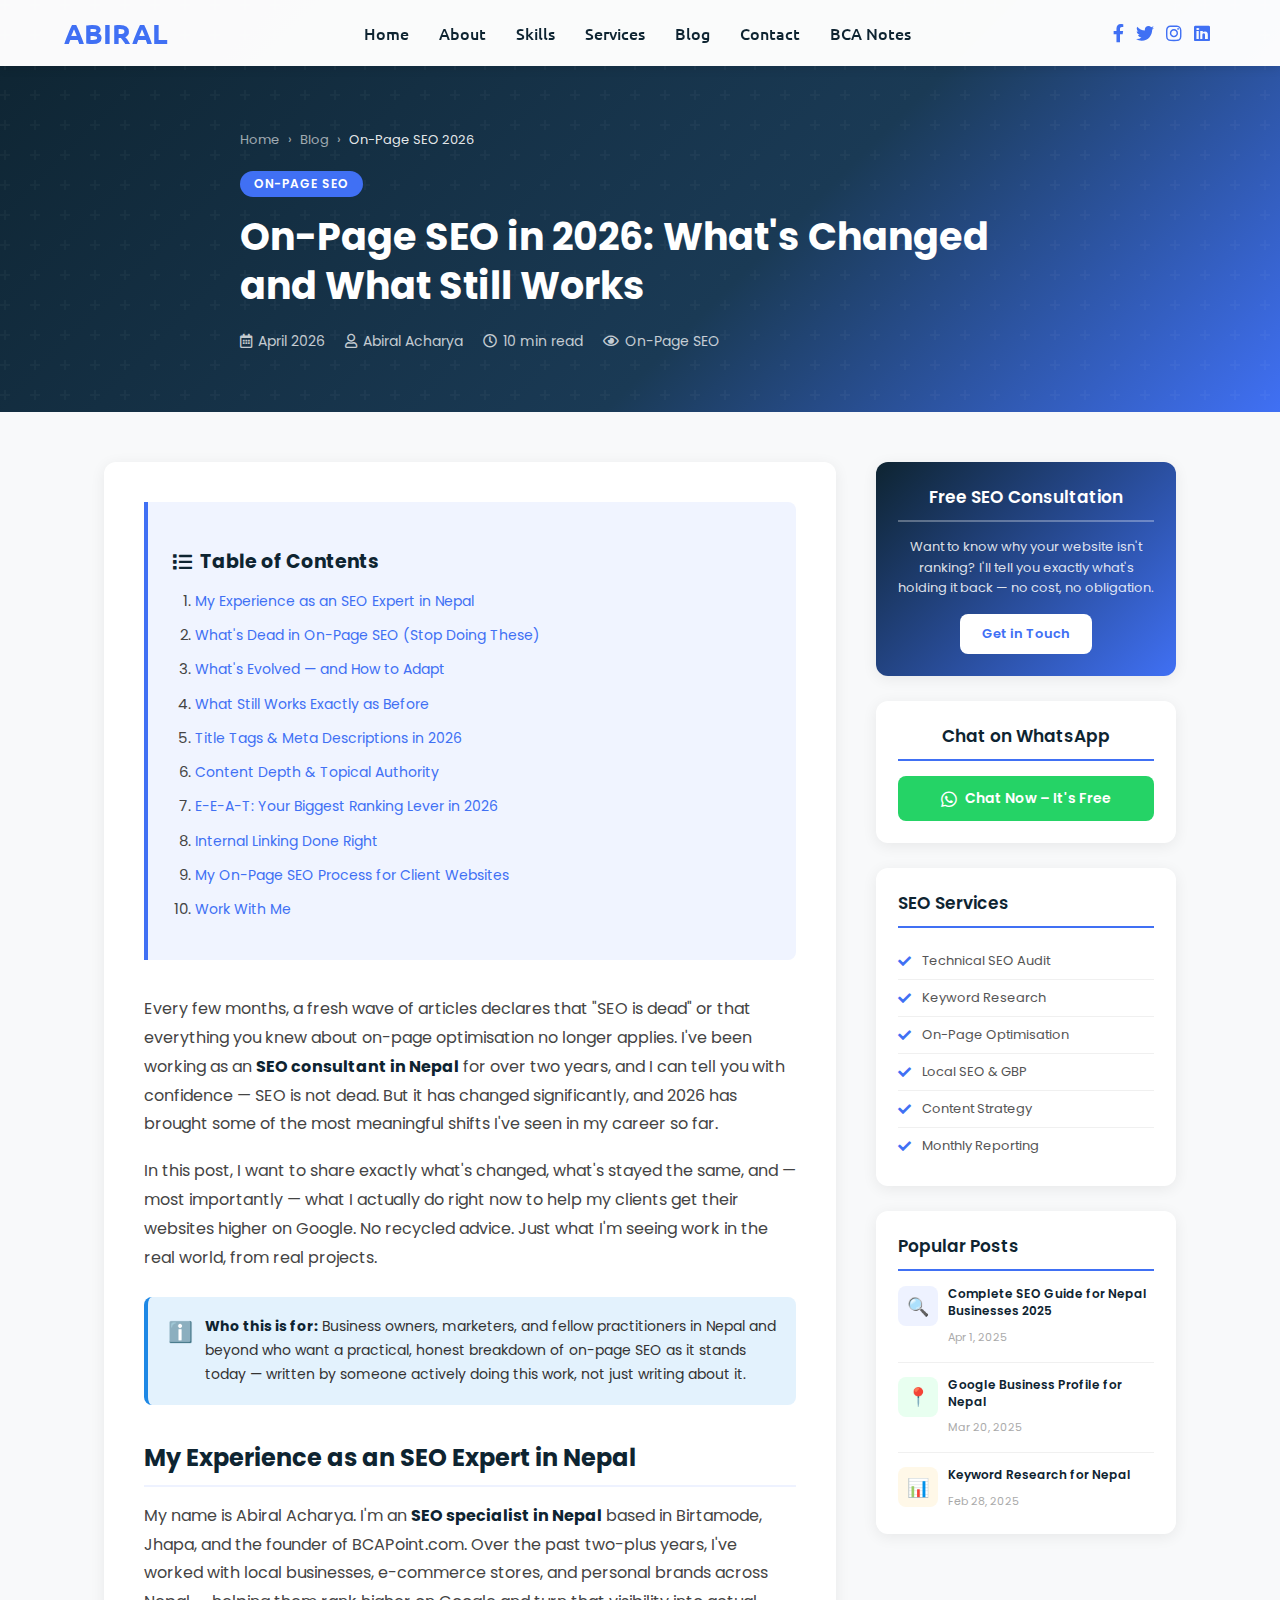
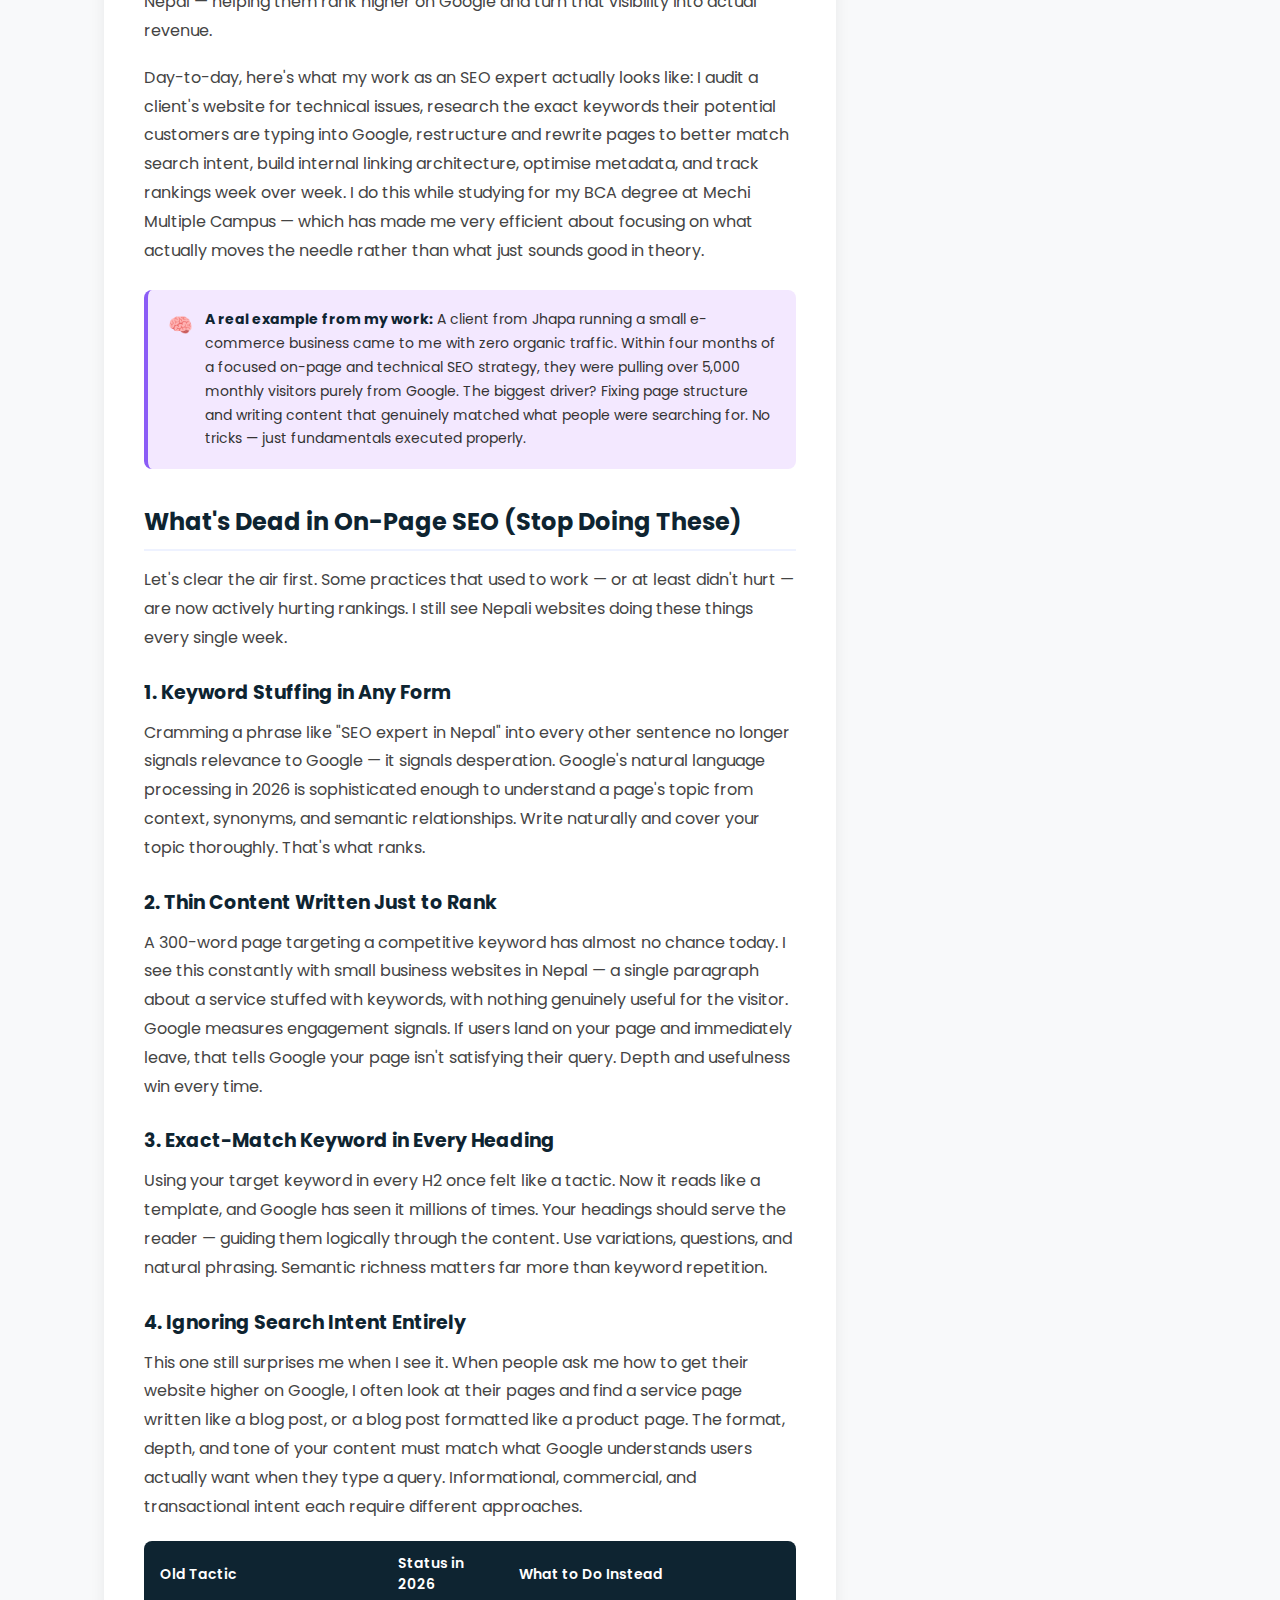
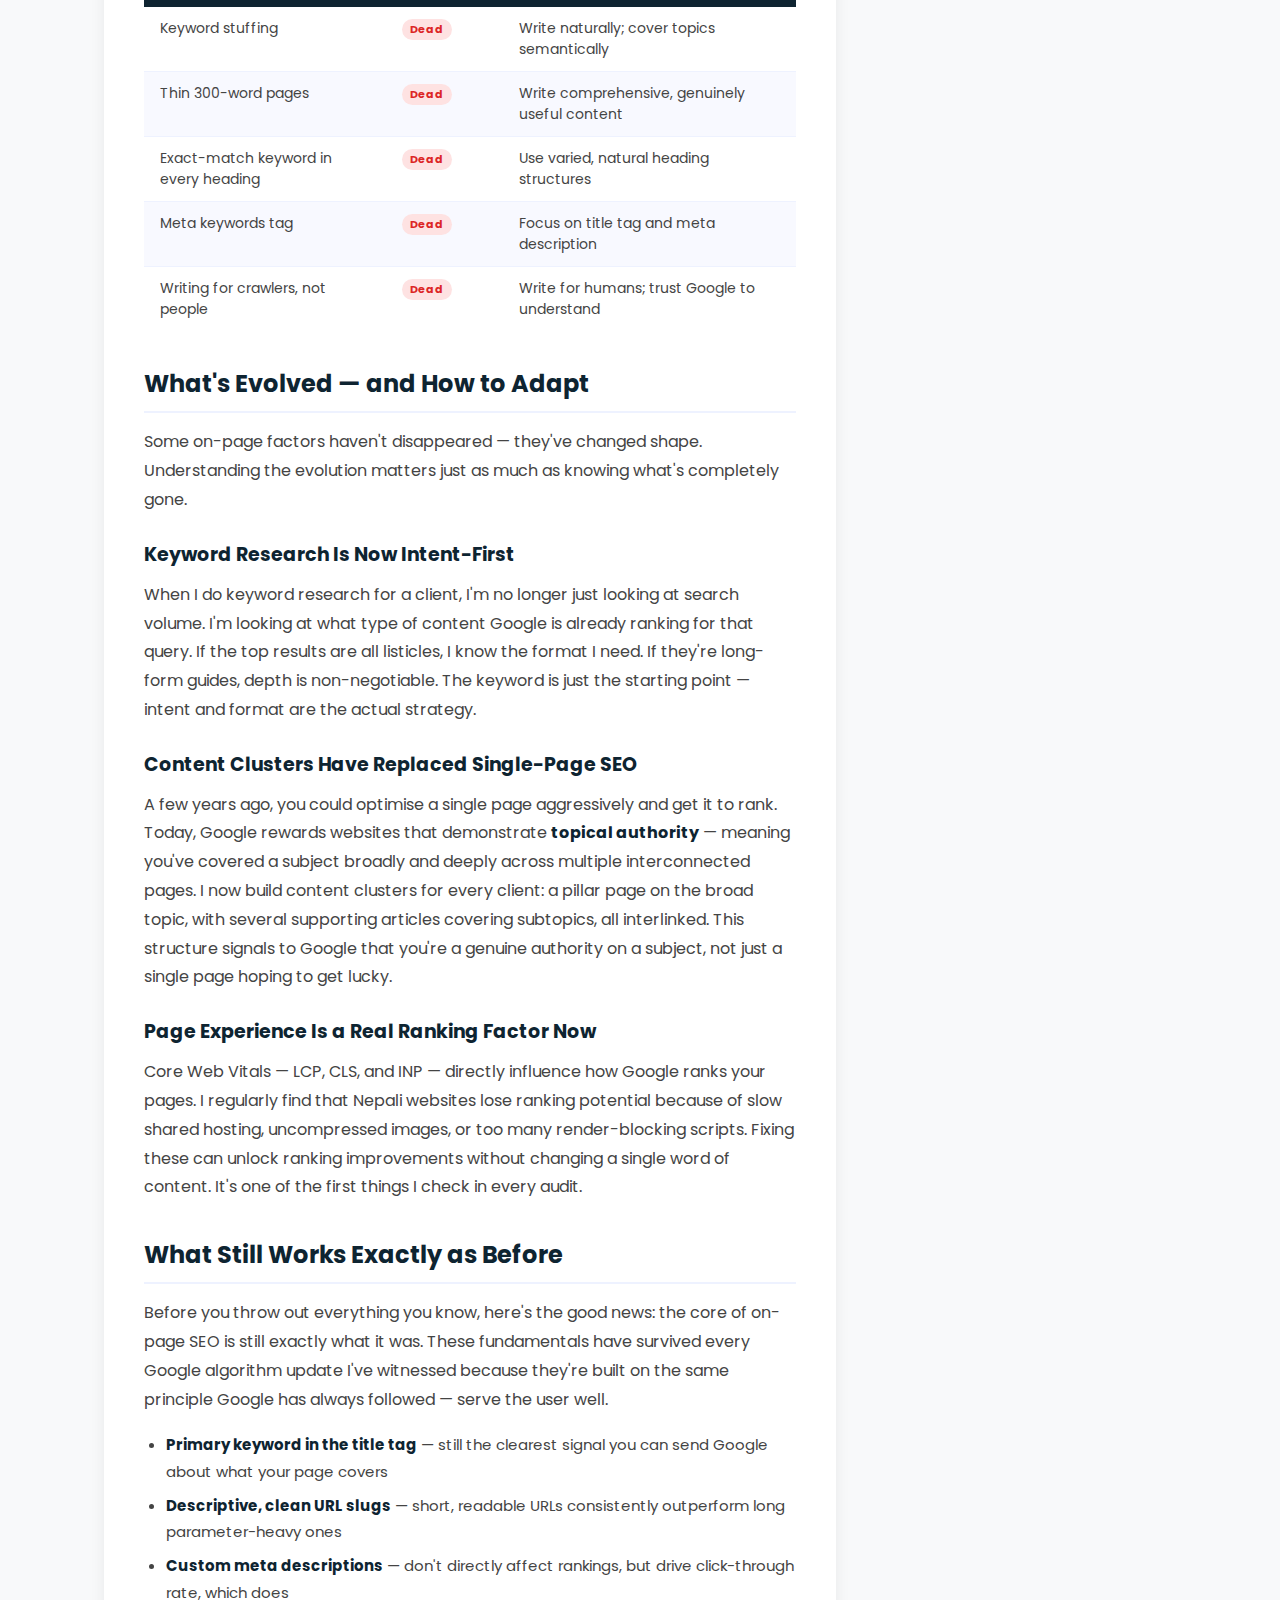
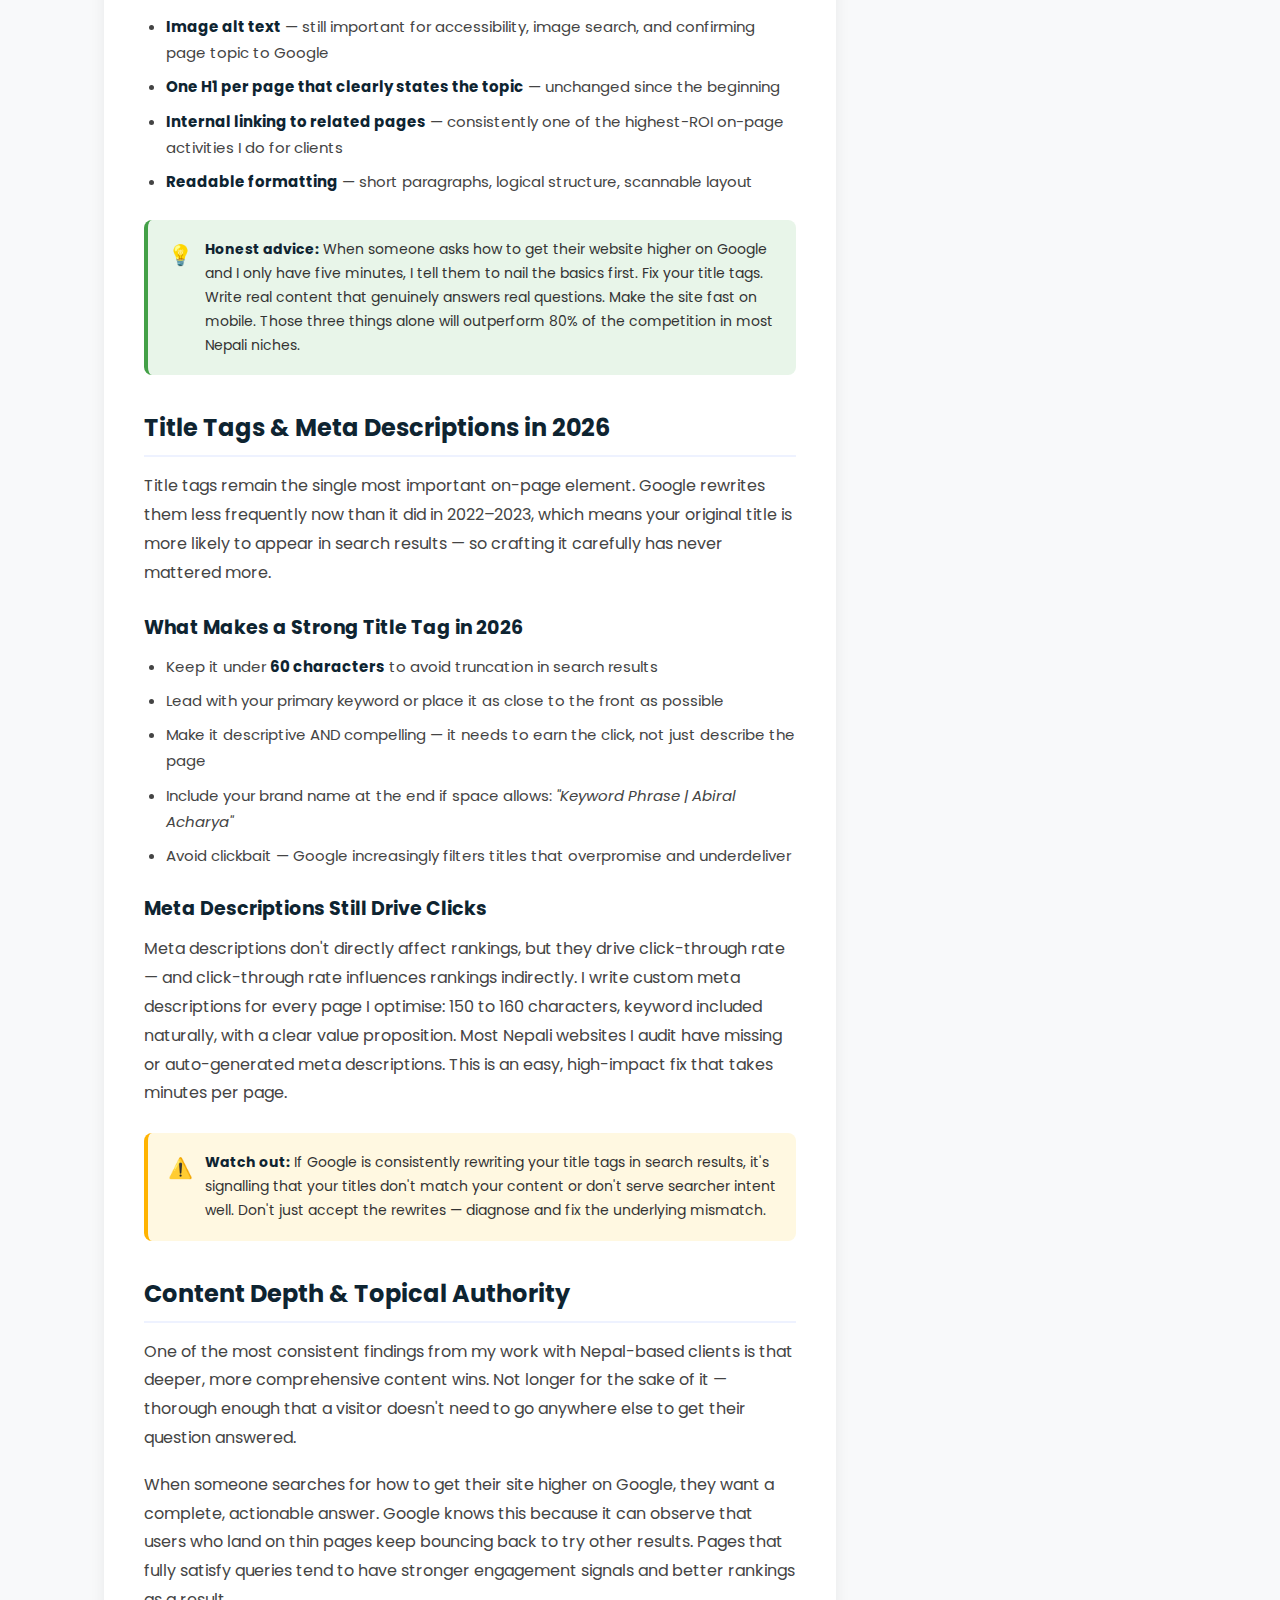
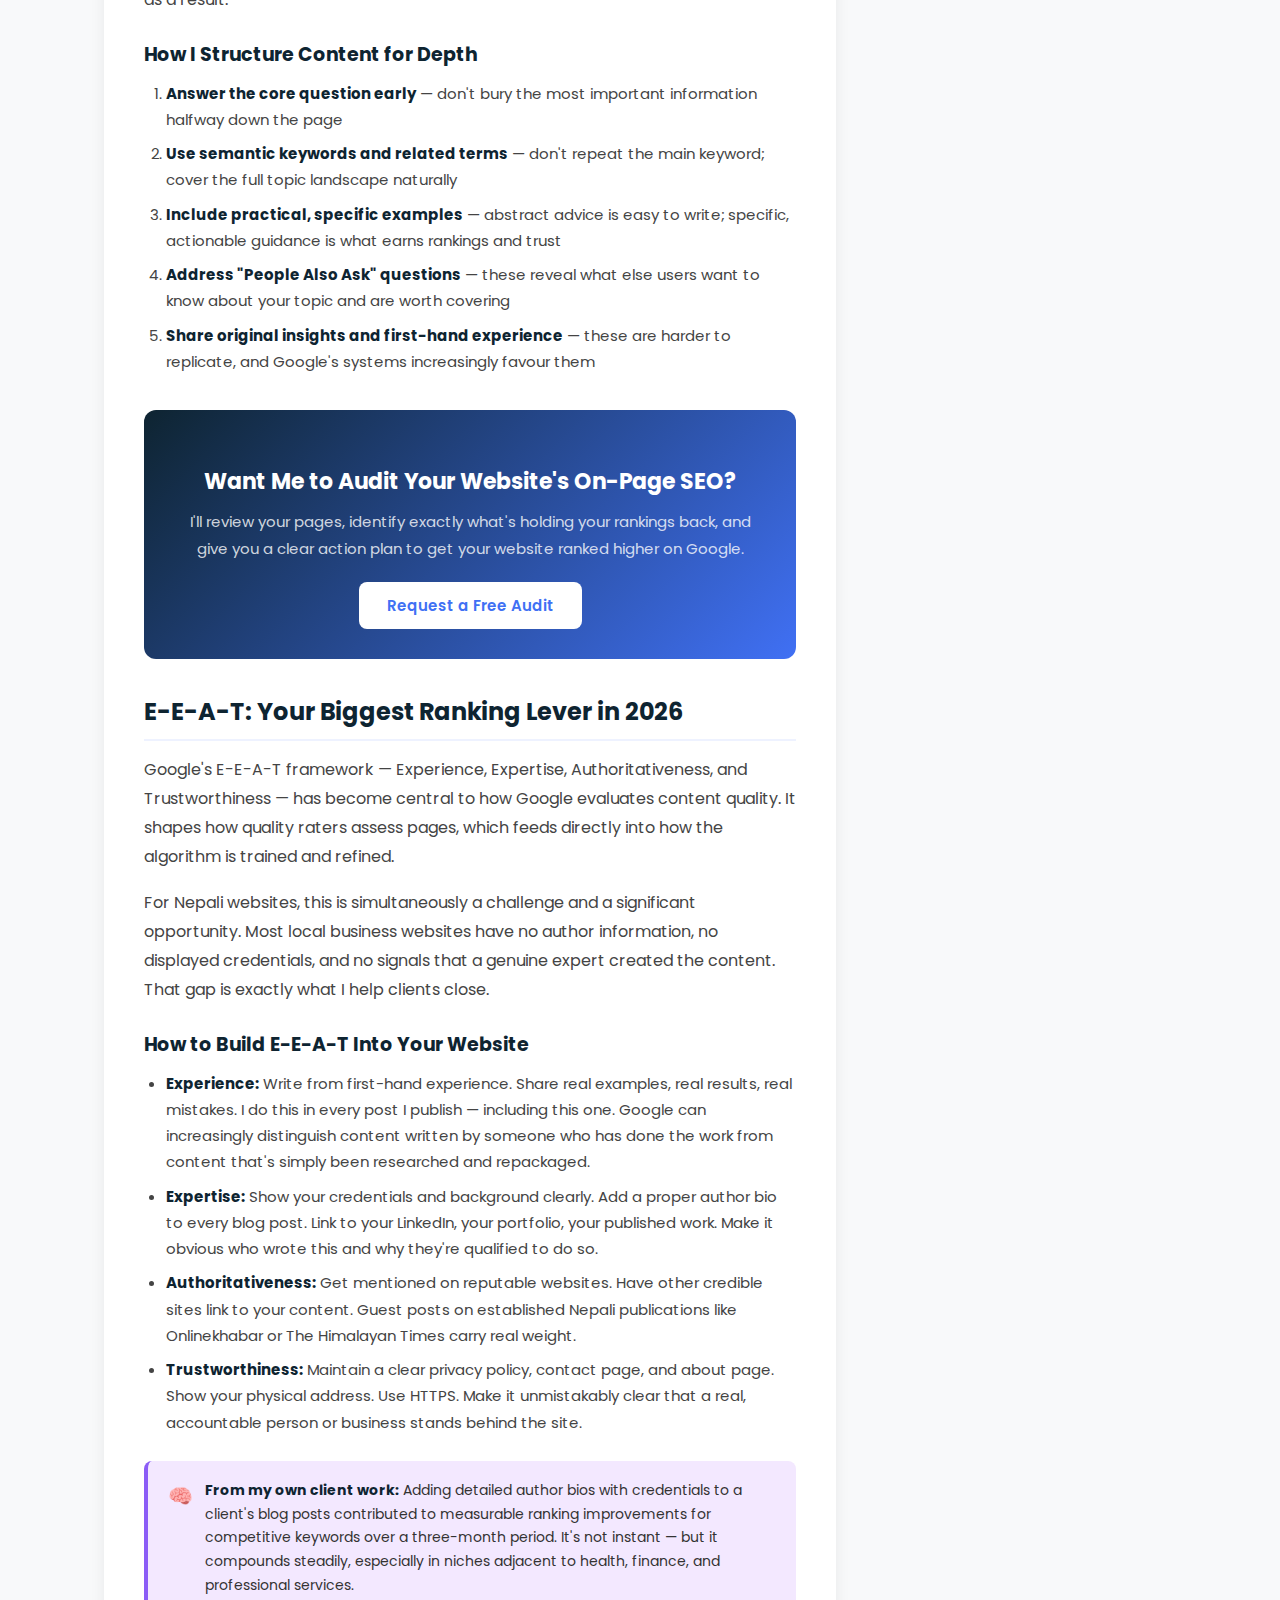
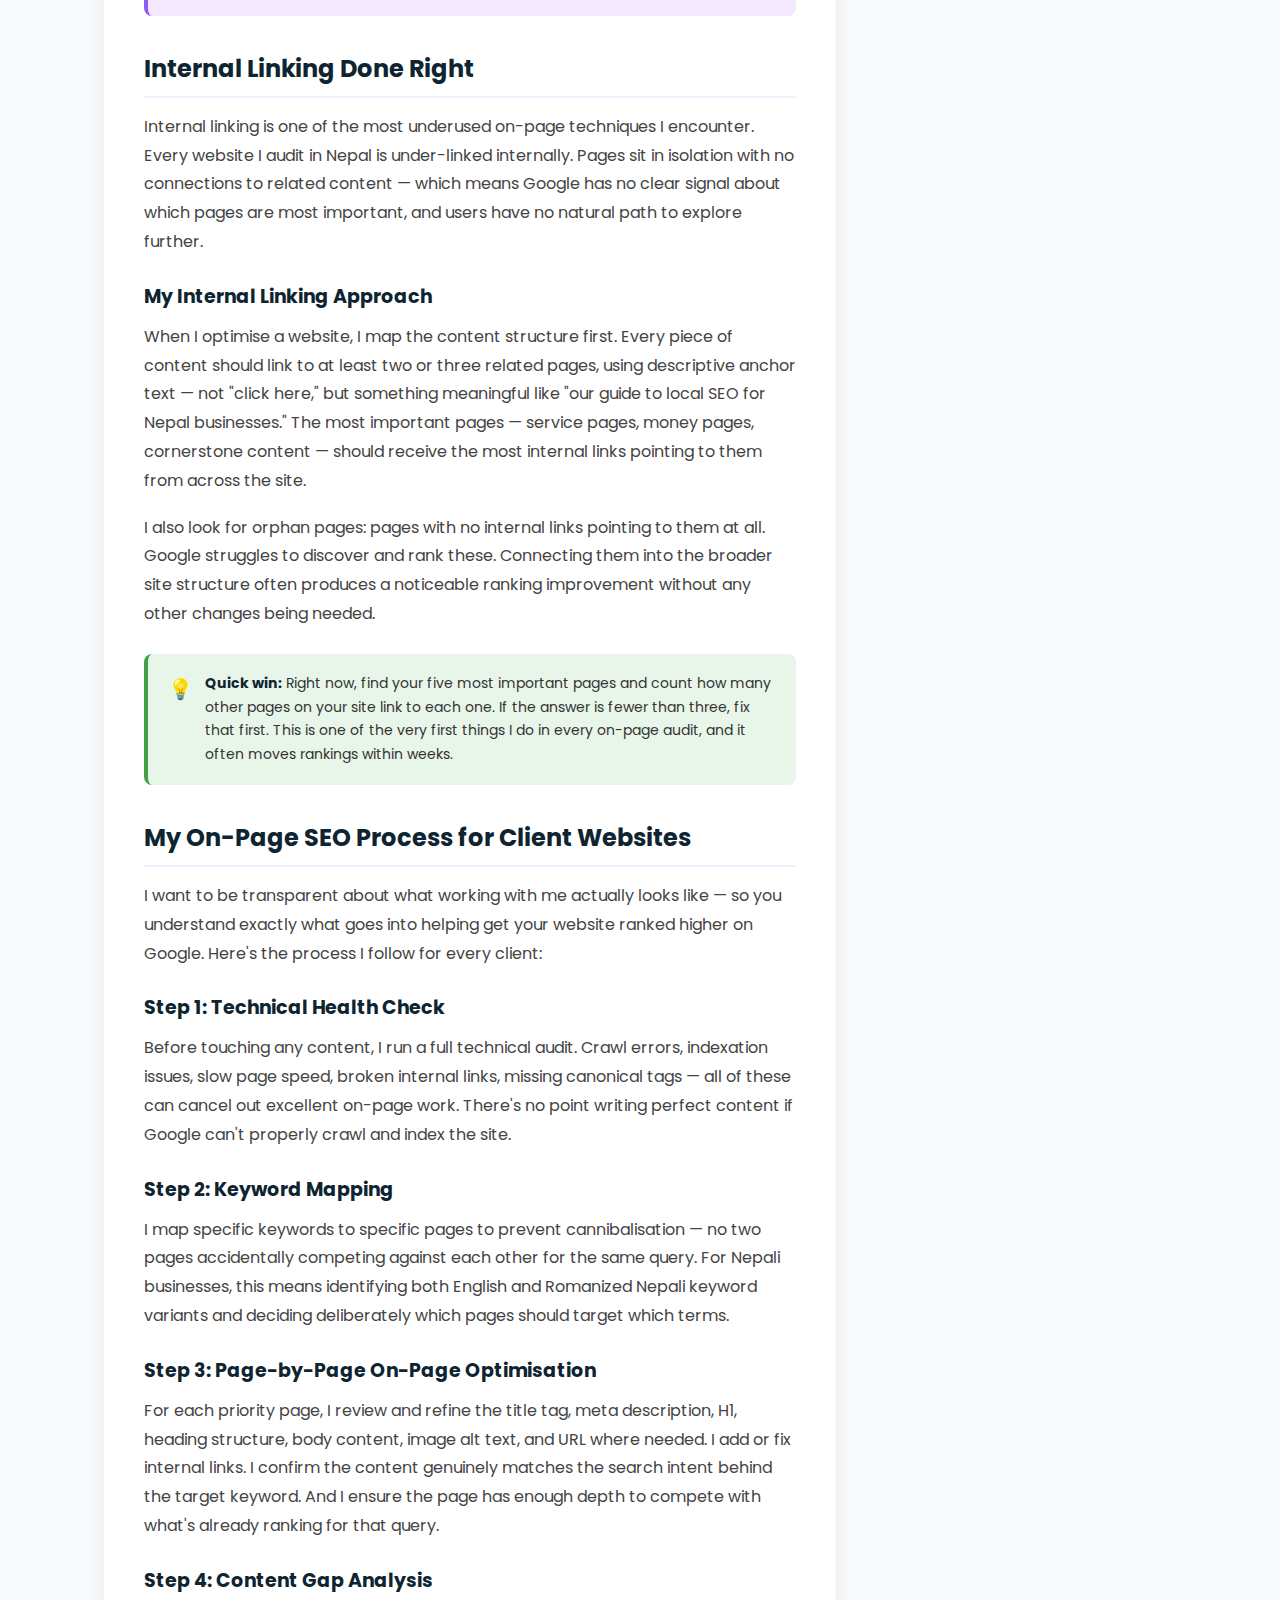
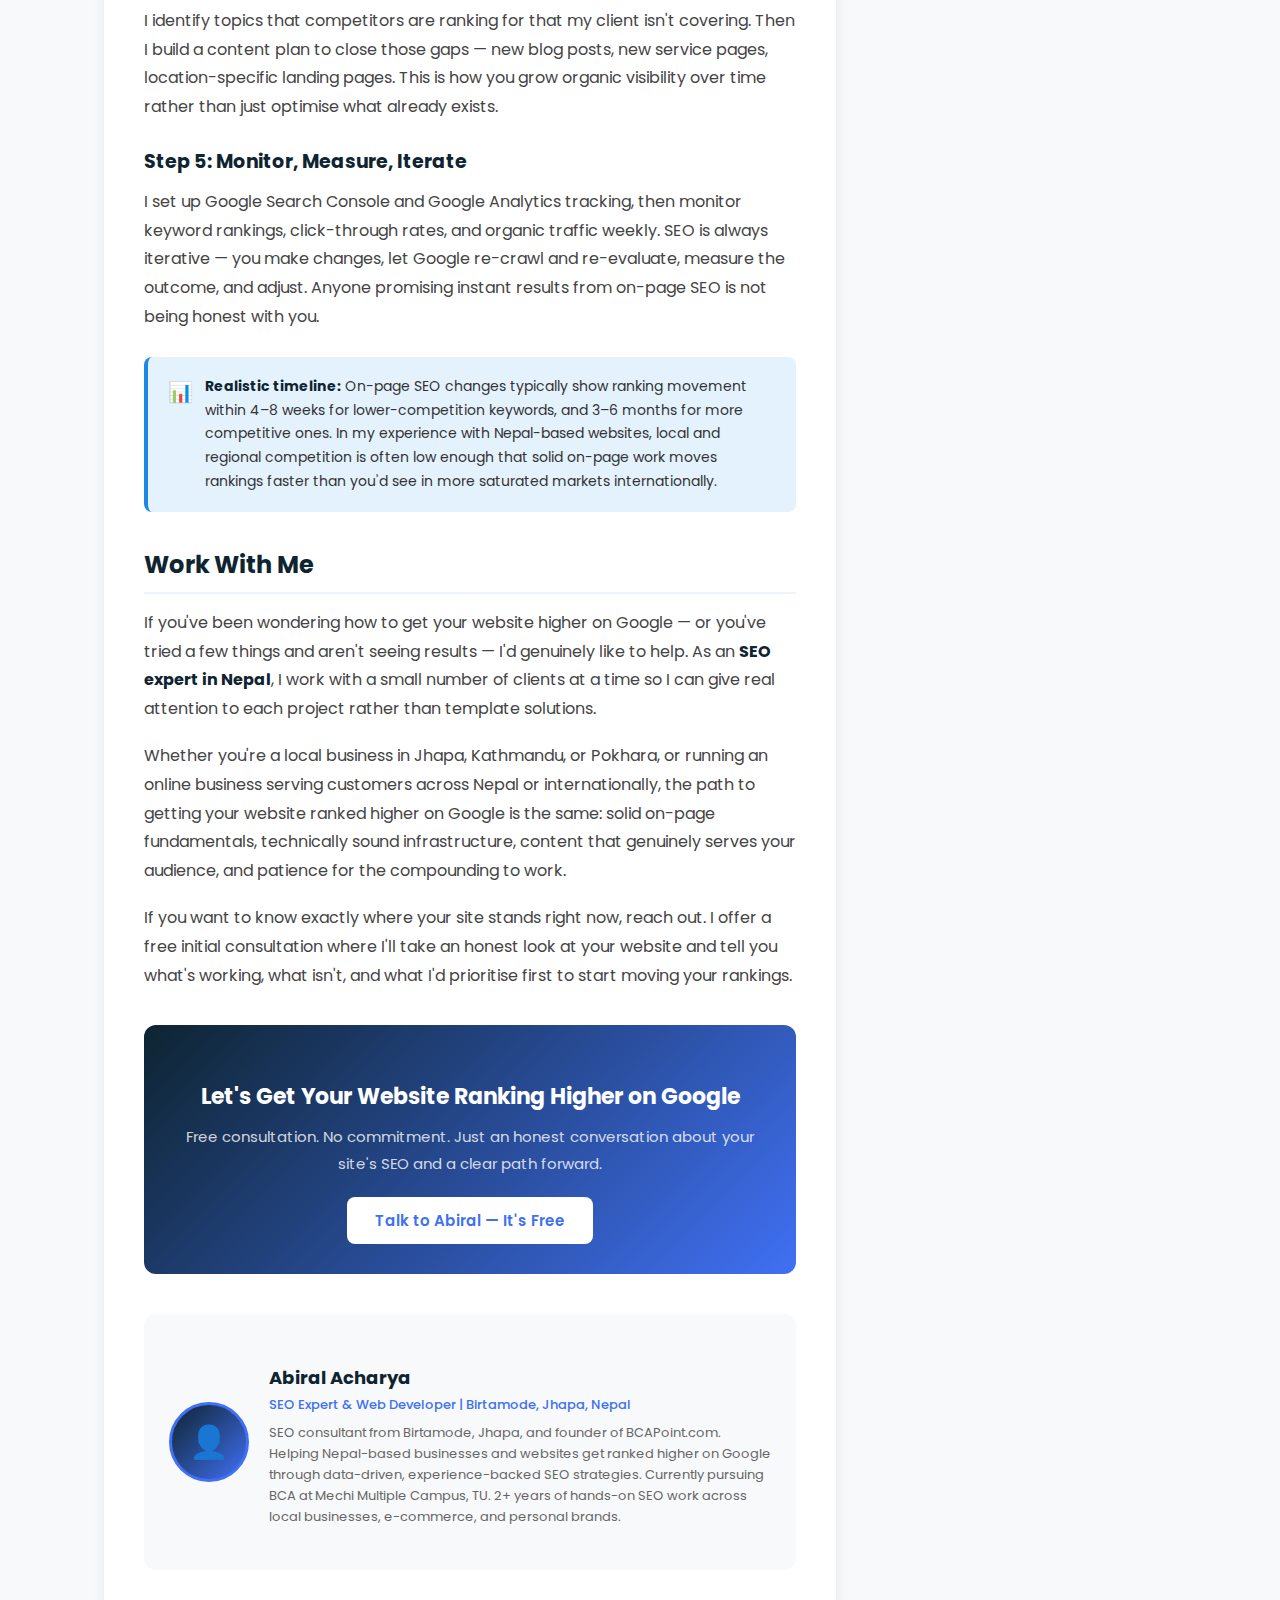
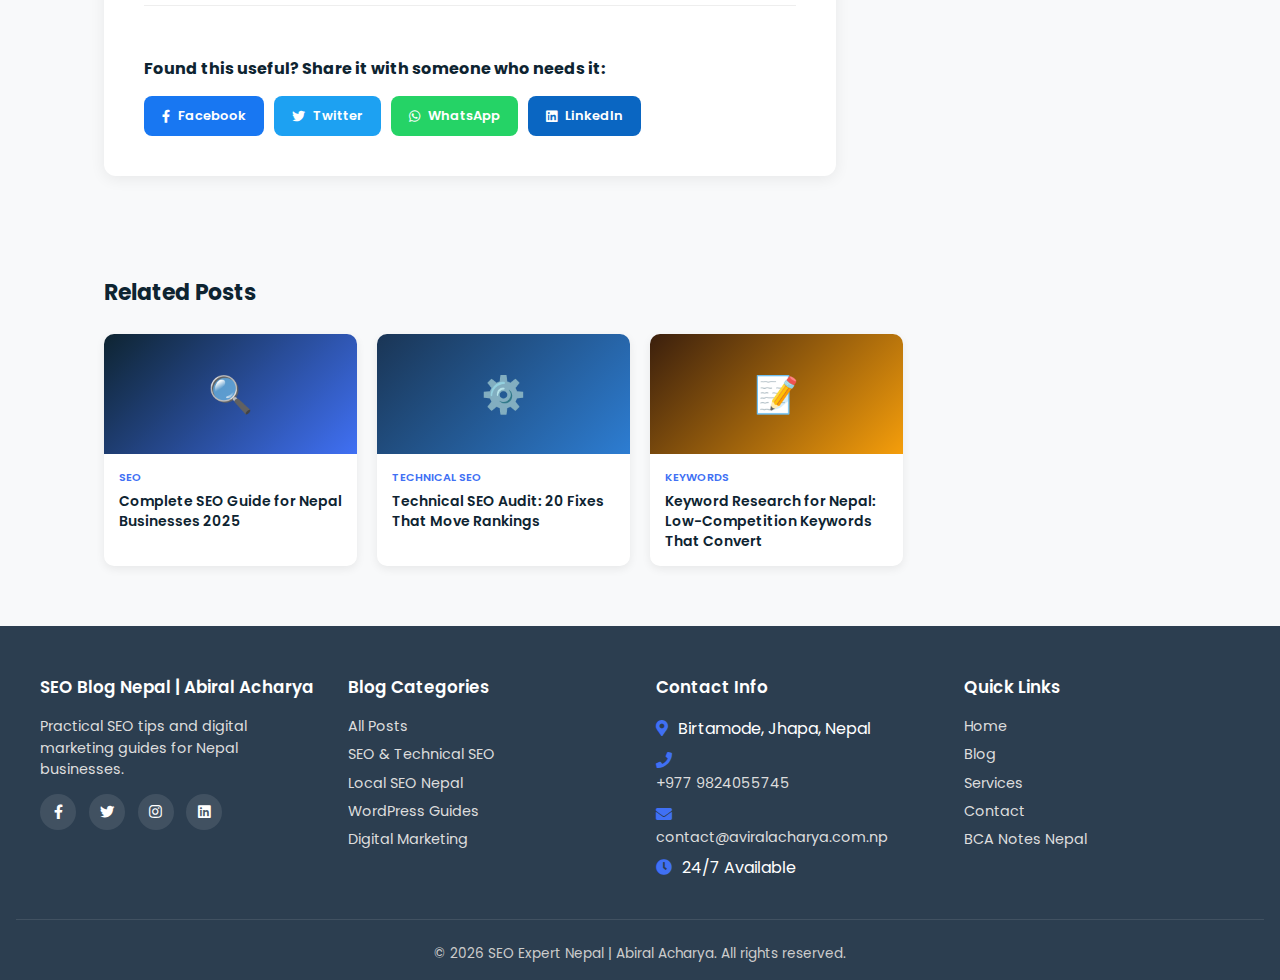
<file: blogs/on-page-seo-guide-2026/index.html>
<!DOCTYPE html>
<html lang="en" dir="ltr">
<head>
  <!-- Google tag (gtag.js) -->
  <script async src="https://www.googletagmanager.com/gtag/js?id=G-P9R3RWSKNN"></script>
  <script>
    window.dataLayer = window.dataLayer || [];
    function gtag(){dataLayer.push(arguments);}
    gtag('js', new Date());
    gtag('config', 'G-P9R3RWSKNN');
    gtag('config', 'G-EQCYCBST0T');
  </script>

  <meta charset="UTF-8">
  <title>On-Page SEO in 2026: What's Changed and What Still Works | Abiral Acharya</title>
  <link rel="icon" href="/Abiral-Acharya-SEO-expert-Birtamode.ico" type="image/x-icon">
  <meta name="description" content="As an SEO expert in Nepal, I break down exactly what's changed in on-page SEO in 2026 — and what still works. Real strategies I use to get websites ranked higher on Google for my clients.">
  <meta name="keywords" content="on-page SEO 2026, SEO expert in Nepal, SEO specialist in Nepal, how to get website higher on Google, SEO consultant in Nepal, on-page SEO Nepal">
  <meta name="author" content="Abiral Acharya">
  <meta name="viewport" content="width=device-width, initial-scale=1.0">

  <meta property="og:type" content="article">
  <meta property="og:url" content="https://aviralacharya.com.np/blogs/on-page-seo-2026/">
  <meta property="og:title" content="On-Page SEO in 2026: What's Changed and What Still Works | Abiral Acharya">
  <meta property="og:description" content="Real on-page SEO strategies from an SEO expert in Nepal. What's changed in 2026 and what still moves rankings — based on actual client results.">
  <meta property="og:image" content="https://aviralacharya.com.np/Abiral-Acharya-seo-expert-jhapa.png">

  <link rel="canonical" href="https://aviralacharya.com.np/blogs/on-page-seo-2026/" />
  <link rel="manifest" href="/site.webmanifest">

  <link rel="preconnect" href="https://fonts.googleapis.com">
  <link rel="preconnect" href="https://fonts.gstatic.com" crossorigin>
  <link href="https://fonts.googleapis.com/css2?family=Poppins:wght@400;500;600;700&family=Ubuntu:wght@400;500;700&display=swap" rel="stylesheet">
  <link rel="stylesheet" href="https://cdnjs.cloudflare.com/ajax/libs/font-awesome/5.15.2/css/all.min.css">

  <script type="application/ld+json">
  {
    "@context": "https://schema.org",
    "@type": "Article",
    "headline": "On-Page SEO in 2026: What's Changed and What Still Works",
    "description": "Real on-page SEO strategies from an SEO expert in Nepal — what's changed in 2026 and what still moves rankings, based on actual client results.",
    "author": { "@type": "Person", "name": "Abiral Acharya", "url": "https://aviralacharya.com.np/" },
    "publisher": { "@type": "Organization", "name": "Abiral Acharya – SEO Expert Nepal", "url": "https://aviralacharya.com.np/" },
    "datePublished": "2026-04-01",
    "dateModified": "2026-04-01",
    "mainEntityOfPage": "https://aviralacharya.com.np/blogs/on-page-seo-2026/"
  }
  </script>

  <style>
    *, *::before, *::after { margin: 0; padding: 0; box-sizing: border-box; text-decoration: none; }
    :root { --blue: #4070f4; --dark: #0E2431; --muted: #555; }
    html { scroll-behavior: smooth; }
    body { font-family: 'Poppins', sans-serif; background: #f8f9fa; color: var(--dark); }
    ::-webkit-scrollbar { width: 8px; }
    ::-webkit-scrollbar-track { background: #f1f1f1; }
    ::-webkit-scrollbar-thumb { background: #6e93f7; border-radius: 8px; }
    ::-webkit-scrollbar-thumb:hover { background: var(--blue); }

    /* NAV */
    nav { position: fixed; width: 100%; padding: 15px 0; z-index: 998; transition: all .3s ease; font-family: 'Ubuntu', sans-serif; background: rgba(255,255,255,.98); box-shadow: 0 2px 10px rgba(0,0,0,.1); }
    nav.sticky { background: var(--blue); padding: 10px 0; }
    nav .navbar { width: 90%; max-width: 1200px; display: flex; justify-content: space-between; align-items: center; margin: auto; }
    nav .navbar .logo a { font-weight: 600; font-size: 28px; color: var(--blue); }
    nav.sticky .navbar .logo a { color: #fff; }
    nav .navbar .menu { display: flex; position: relative; }
    nav .navbar .menu li { list-style: none; margin: 0 15px; }
    .navbar .menu a { font-size: 16px; font-weight: 500; color: var(--dark); padding: 6px 0; transition: all .4s ease; position: relative; }
    .navbar .menu a:hover { color: var(--blue); }
    .navbar .menu a::after { content: ''; position: absolute; width: 0; height: 2px; background: var(--blue); bottom: 0; left: 0; transition: width .3s ease; }
    .navbar .menu a:hover::after { width: 100%; }
    nav.sticky .menu a { color: #fff; }
    nav.sticky .menu a:hover { color: var(--dark); }
    .navbar .media-icons { display: flex; align-items: center; }
    .navbar .media-icons a { color: var(--blue); font-size: 18px; margin: 0 6px; transition: transform .3s ease; }
    .navbar .media-icons a:hover { transform: translateY(-3px); }
    nav.sticky .media-icons a { color: #fff; }
    nav .navbar .menu-btn { color: var(--blue); font-size: 24px; cursor: pointer; display: none; background: transparent; border: none; z-index: 999; }
    nav.sticky .navbar .menu-btn { color: #fff; }
    .navbar .menu .cancel-btn { position: absolute; color: #fff; right: 20px; top: 20px; font-size: 24px; cursor: pointer; display: none; background: transparent; border: none; z-index: 9999; }

    /* POST HERO */
    .post-hero { background: linear-gradient(135deg, #0E2431 0%, #1a3a55 60%, #4070f4 100%); padding: 130px 5% 60px; position: relative; overflow: hidden; }
    .post-hero::before { content: ''; position: absolute; inset: 0; background: url("data:image/svg+xml,%3Csvg width='60' height='60' viewBox='0 0 60 60' xmlns='http://www.w3.org/2000/svg'%3E%3Cg fill='none' fill-rule='evenodd'%3E%3Cg fill='%23ffffff' fill-opacity='0.03'%3E%3Cpath d='M36 34v-4h-2v4h-4v2h4v4h2v-4h4v-2h-4zm0-30V0h-2v4h-4v2h4v4h2V6h4V4h-4zM6 34v-4H4v4H0v2h4v4h2v-4h4v-2H6zM6 4V0H4v4H0v2h4v4h2V6h4V4H6z'/%3E%3C/g%3E%3C/g%3E%3C/svg%3E"); }
    .post-hero-inner { max-width: 800px; margin: 0 auto; position: relative; }
    .breadcrumb { display: flex; align-items: center; gap: 8px; font-size: 13px; color: rgba(255,255,255,.6); margin-bottom: 20px; flex-wrap: wrap; }
    .breadcrumb a { color: rgba(255,255,255,.6); transition: color .3s; }
    .breadcrumb a:hover { color: #fff; }
    .post-category-badge { display: inline-block; background: var(--blue); color: #fff; font-size: 12px; font-weight: 600; padding: 4px 14px; border-radius: 50px; margin-bottom: 15px; text-transform: uppercase; letter-spacing: .5px; }
    .post-hero h1 { font-size: clamp(24px, 4vw, 38px); color: #fff; font-weight: 700; line-height: 1.3; margin-bottom: 20px; }
    .post-meta { display: flex; flex-wrap: wrap; gap: 20px; color: rgba(255,255,255,.75); font-size: 14px; }
    .post-meta span { display: flex; align-items: center; gap: 6px; }

    /* MAIN LAYOUT */
    .post-layout { max-width: 1200px; margin: 0 auto; padding: 50px 5%; display: grid; grid-template-columns: 1fr 300px; gap: 40px; align-items: start; }

    /* ARTICLE */
    .post-content { background: #fff; border-radius: 12px; padding: 40px; box-shadow: 0 3px 15px rgba(0,0,0,.07); }

    /* TOC */
    .toc { background: #f0f4ff; border-left: 4px solid var(--blue); border-radius: 0 8px 8px 0; padding: 20px 25px; margin-bottom: 35px; }
    .toc h3 { font-size: 16px; color: var(--dark); margin-bottom: 12px; display: flex; align-items: center; gap: 8px; }
    .toc ol { padding-left: 20px; }
    .toc li { margin: 6px 0; }
    .toc a { font-size: 14px; color: var(--blue); transition: color .3s; }
    .toc a:hover { color: var(--dark); }

    /* Article typography */
    .post-content h2 { font-size: 24px; color: var(--dark); margin: 35px 0 15px; padding-bottom: 10px; border-bottom: 2px solid #eef2ff; }
    .post-content h3 { font-size: 19px; color: var(--dark); margin: 25px 0 12px; }
    .post-content p { font-size: 16px; color: #444; line-height: 1.8; margin-bottom: 18px; }
    .post-content ul, .post-content ol { padding-left: 22px; margin-bottom: 18px; }
    .post-content li { font-size: 15px; color: #444; line-height: 1.75; margin-bottom: 8px; }
    .post-content strong { color: var(--dark); }
    .post-content a { color: var(--blue); }
    .post-content a:hover { text-decoration: underline; }

    /* Callout boxes */
    .callout { border-radius: 8px; padding: 18px 20px; margin: 25px 0; display: flex; gap: 12px; align-items: flex-start; }
    .callout.tip { background: #e8f5e9; border-left: 4px solid #43a047; }
    .callout.warning { background: #fff8e1; border-left: 4px solid #ffb300; }
    .callout.info { background: #e3f2fd; border-left: 4px solid #1e88e5; }
    .callout.experience { background: #f3e8ff; border-left: 4px solid #8b5cf6; }
    .callout-icon { font-size: 20px; margin-top: 2px; flex-shrink: 0; }
    .callout p { margin: 0; font-size: 14px; color: #333; line-height: 1.7; }

    /* CTA inside post */
    .post-cta { background: linear-gradient(135deg, #0E2431, #4070f4); border-radius: 12px; padding: 30px; text-align: center; margin: 35px 0; }
    .post-cta h3 { color: #fff; font-size: 22px; margin-bottom: 10px; }
    .post-cta p { color: rgba(255,255,255,.8); font-size: 15px; margin-bottom: 20px; }
    .post-cta a { display: inline-block; padding: 12px 28px; background: #fff; color: var(--blue); border-radius: 8px; font-weight: 600; font-size: 15px; transition: all .3s; }
    .post-cta a:hover { background: #f0f4ff; transform: translateY(-2px); }

    /* Comparison table */
    .compare-table { width: 100%; border-collapse: collapse; margin: 20px 0 28px; font-size: 14px; border-radius: 8px; overflow: hidden; }
    .compare-table th { background: var(--dark); color: #fff; padding: 12px 16px; text-align: left; font-weight: 600; }
    .compare-table td { padding: 11px 16px; border-bottom: 1px solid #eef2ff; color: #444; vertical-align: top; }
    .compare-table tr:nth-child(even) td { background: #f8f9ff; }
    .compare-table tr:last-child td { border-bottom: none; }
    .tag-dead { display: inline-block; background: #fee2e2; color: #dc2626; font-size: 11px; font-weight: 700; padding: 2px 8px; border-radius: 50px; margin-left: 4px; }
    .tag-works { display: inline-block; background: #dcfce7; color: #16a34a; font-size: 11px; font-weight: 700; padding: 2px 8px; border-radius: 50px; margin-left: 4px; }
    .tag-evolved { display: inline-block; background: #fef3c7; color: #d97706; font-size: 11px; font-weight: 700; padding: 2px 8px; border-radius: 50px; margin-left: 4px; }

    /* Author box */
    .author-box { display: flex; gap: 20px; background: #f8f9fa; border-radius: 12px; padding: 25px; margin-top: 40px; align-items: center; }
    .author-avatar { width: 80px; height: 80px; border-radius: 50%; background: linear-gradient(135deg, #0E2431, #4070f4); display: flex; align-items: center; justify-content: center; font-size: 32px; color: #fff; flex-shrink: 0; border: 3px solid var(--blue); }
    .author-info h3 { font-size: 18px; margin-bottom: 4px; }
    .author-info .role { font-size: 13px; color: var(--blue); font-weight: 500; margin-bottom: 8px; }
    .author-info p { font-size: 13px; color: #666; line-height: 1.6; }

    /* Share buttons */
    .share-section { margin-top: 35px; padding-top: 25px; border-top: 1px solid #eee; }
    .share-section h3 { font-size: 16px; margin-bottom: 15px; color: var(--dark); }
    .share-btns { display: flex; gap: 10px; flex-wrap: wrap; }
    .share-btn { display: inline-flex; align-items: center; gap: 8px; padding: 10px 18px; border-radius: 8px; font-size: 13px; font-weight: 600; cursor: pointer; border: none; transition: all .3s; font-family: 'Poppins', sans-serif; }
    .share-btn.fb { background: #1877f2; color: #fff; }
    .share-btn.tw { background: #1da1f2; color: #fff; }
    .share-btn.wa { background: #25d366; color: #fff; }
    .share-btn.li { background: #0a66c2; color: #fff; }
    .share-btn:hover { opacity: .9; transform: translateY(-2px); }

    /* Related posts */
    .related-section { margin-top: 50px; }
    .related-section h2 { font-size: 22px; margin-bottom: 25px; }
    .related-grid { display: grid; grid-template-columns: repeat(auto-fill, minmax(220px, 1fr)); gap: 20px; }
    .related-card { background: #fff; border-radius: 10px; overflow: hidden; box-shadow: 0 3px 10px rgba(0,0,0,.07); transition: all .3s; }
    .related-card:hover { transform: translateY(-4px); }
    .related-card-img { height: 120px; display: flex; align-items: center; justify-content: center; font-size: 36px; }
    .related-card-body { padding: 15px; }
    .related-card-body .cat { font-size: 11px; color: var(--blue); font-weight: 600; text-transform: uppercase; margin-bottom: 6px; }
    .related-card-body h3 { font-size: 14px; font-weight: 600; line-height: 1.4; }
    .related-card-body h3 a { color: var(--dark); transition: color .3s; }
    .related-card-body h3 a:hover { color: var(--blue); }

    /* SIDEBAR */
    .sidebar { display: flex; flex-direction: column; gap: 25px; }
    .sidebar-widget { background: #fff; border-radius: 12px; padding: 22px; box-shadow: 0 3px 15px rgba(0,0,0,.07); }
    .widget-title { font-size: 17px; font-weight: 600; color: var(--dark); margin-bottom: 15px; padding-bottom: 10px; border-bottom: 2px solid var(--blue); }
    .cta-widget { background: linear-gradient(135deg, #0E2431, #4070f4); color: #fff; text-align: center; }
    .cta-widget .widget-title { color: #fff; border-color: rgba(255,255,255,.3); }
    .cta-widget p { font-size: 13px; color: rgba(255,255,255,.85); line-height: 1.6; margin-bottom: 15px; }
    .cta-widget .cta-btn { display: inline-block; padding: 10px 22px; background: #fff; color: var(--blue); border-radius: 8px; font-weight: 600; font-size: 13px; transition: all .3s; }
    .popular-post { display: flex; gap: 10px; margin-bottom: 14px; padding-bottom: 14px; border-bottom: 1px solid #f0f0f0; }
    .popular-post:last-child { border-bottom: none; margin-bottom: 0; padding-bottom: 0; }
    .popular-post-icon { width: 40px; height: 40px; border-radius: 8px; display: flex; align-items: center; justify-content: center; font-size: 18px; flex-shrink: 0; }
    .popular-post-text a { font-size: 12px; font-weight: 600; color: var(--dark); line-height: 1.4; display: block; margin-bottom: 3px; transition: color .3s; }
    .popular-post-text a:hover { color: var(--blue); }
    .popular-post-text span { font-size: 11px; color: #aaa; }
    .services-list { list-style: none; }
    .services-list li { padding: 8px 0; border-bottom: 1px solid #f0f0f0; display: flex; align-items: center; gap: 8px; font-size: 13px; color: #555; }
    .services-list li:last-child { border-bottom: none; }
    .services-list li i { color: var(--blue); width: 16px; }
    .contact-cta { text-align: center; }
    .contact-cta a.whatsapp-btn { display: inline-flex; align-items: center; gap: 8px; padding: 12px 20px; background: #25d366; color: #fff; border-radius: 8px; font-weight: 600; font-size: 14px; transition: all .3s; width: 100%; justify-content: center; }
    .contact-cta a.whatsapp-btn:hover { background: #1da855; }

    /* FOOTER */
    footer { background: #2c3e50; color: #fff; padding: 3rem 1rem 1rem; font-family: 'Poppins', sans-serif; }
    .footer-content { display: grid; grid-template-columns: repeat(auto-fit, minmax(200px, 1fr)); gap: 2rem; max-width: 1200px; margin: 0 auto; }
    .footer-column h3 { font-size: 1.05rem; margin-bottom: 1rem; font-weight: 600; }
    .footer-column p { font-size: .9rem; color: #ddd; line-height: 1.5; }
    .footer-column ul { list-style: none; padding: 0; margin: 0; }
    .footer-column ul li { margin: .45rem 0; }
    .footer-column ul li a { color: #ddd; font-size: .9rem; display: block; transition: color .3s; }
    .footer-column ul li a:hover { color: #3498db; }
    .footer-column ul li i { margin-right: 6px; color: var(--blue); }
    .social-links { display: flex; gap: .8rem; margin-top: .8rem; }
    .social-links a { display: inline-flex; align-items: center; justify-content: center; width: 36px; height: 36px; background: rgba(255,255,255,.1); border-radius: 50%; color: white; transition: all .3s; font-size: .9rem; }
    .social-links a:hover { background: #3498db; transform: translateY(-3px); }
    .copyright { text-align: center; padding-top: 1.5rem; border-top: 1px solid rgba(255,255,255,.1); font-size: .85rem; color: #ccc; margin-top: 2rem; }

    /* SCROLL BTN */
    .scroll-button a { position: fixed; bottom: 20px; right: 20px; color: #fff; background: var(--blue); padding: 10px 12px; font-size: 18px; border-radius: 50%; box-shadow: 0 5px 15px rgba(0,0,0,.2); display: none; transition: all .3s ease; z-index: 99; }
    .scroll-button a:hover { background: #2a5bd7; transform: translateY(-3px); }

    /* RESPONSIVE */
    @media (max-width: 900px) { .post-layout { grid-template-columns: 1fr; } }
    @media (max-width: 767px) {
      nav .navbar .menu { position: fixed; left: -100%; top: 0; background: var(--dark); height: 100vh; width: 100%; max-width: 300px; padding-top: 70px; flex-direction: column; align-items: center; transition: left .5s ease; z-index: 9990; display: flex; }
      .navbar.active .menu { left: 0; }
      nav .navbar .menu li { margin: 15px 0; }
      nav .navbar .menu a { font-size: 20px; color: #fff; }
      nav .navbar .media-icons { display: none; }
      nav .navbar .menu-btn { display: block; }
      .navbar .menu .cancel-btn { display: block !important; position: absolute; right: 20px; top: 20px; color: #fff; font-size: 24px; cursor: pointer; background: transparent; border: none; z-index: 9999; opacity: 0; pointer-events: none; transition: opacity .3s; }
      .navbar.active .menu .cancel-btn { opacity: 1; pointer-events: auto; }
      .author-box { flex-direction: column; text-align: center; }
      .compare-table { font-size: 12px; }
      .compare-table th, .compare-table td { padding: 8px 10px; }
    }
    @media (max-width: 480px) { .post-content { padding: 22px; } }
  </style>
</head>
<body>

  <div class="scroll-button"><a href="#top" aria-label="Scroll to top"><i class="fas fa-arrow-up"></i></a></div>

  <!-- NAV -->
  <nav id="top">
    <div class="navbar">
      <div class="logo"><a href="/" aria-label="Home">ABIRAL</a></div>
      <ul class="menu">
        <li><a href="/">Home</a></li>
        <li><a href="/#about">About</a></li>
        <li><a href="/#skills">Skills</a></li>
        <li><a href="/#services">Services</a></li>
        <li><a href="/blogs">Blog</a></li>
        <li><a href="/#contact">Contact</a></li>
        <li><a href="/bca-nepal/bca-notes.html" target="_blank">BCA Notes</a></li>
        <div class="cancel-btn"><i class="fas fa-times" aria-label="Close menu"></i></div>
      </ul>
      <div class="media-icons">
        <a href="https://www.facebook.com/abiralacharya2003" target="_blank" rel="noopener noreferrer" aria-label="Facebook"><i class="fab fa-facebook-f"></i></a>
        <a href="https://x.com/abiralacharya80" target="_blank" rel="noopener noreferrer" aria-label="Twitter"><i class="fab fa-twitter"></i></a>
        <a href="https://www.instagram.com/abiralacharya2003/" target="_blank" rel="noopener noreferrer" aria-label="Instagram"><i class="fab fa-instagram"></i></a>
        <a href="https://www.linkedin.com/in/aviralacharya2003/" target="_blank" rel="noopener noreferrer" aria-label="LinkedIn"><i class="fab fa-linkedin"></i></a>
      </div>
      <div class="menu-btn"><i class="fas fa-bars" aria-label="Open menu"></i></div>
    </div>
  </nav>

  <!-- HERO -->
  <div class="post-hero">
    <div class="post-hero-inner">
      <div class="breadcrumb">
        <a href="/">Home</a> <span>›</span>
        <a href="/blogs/">Blog</a> <span>›</span>
        <span style="color:rgba(255,255,255,0.9);">On-Page SEO 2026</span>
      </div>
      <div class="post-category-badge">On-Page SEO</div>
      <h1>On-Page SEO in 2026: What's Changed and What Still Works</h1>
      <div class="post-meta">
        <span><i class="far fa-calendar-alt"></i> April 2026</span>
        <span><i class="far fa-user"></i> Abiral Acharya</span>
        <span><i class="far fa-clock"></i> 10 min read</span>
        <span><i class="far fa-eye"></i> On-Page SEO</span>
      </div>
    </div>
  </div>

  <!-- LAYOUT -->
  <div class="post-layout">
    <article class="post-content">

      <div class="toc">
        <h3><i class="fas fa-list"></i> Table of Contents</h3>
        <ol>
          <li><a href="#my-experience">My Experience as an SEO Expert in Nepal</a></li>
          <li><a href="#whats-dead">What's Dead in On-Page SEO (Stop Doing These)</a></li>
          <li><a href="#whats-evolved">What's Evolved — and How to Adapt</a></li>
          <li><a href="#still-works">What Still Works Exactly as Before</a></li>
          <li><a href="#title-meta">Title Tags &amp; Meta Descriptions in 2026</a></li>
          <li><a href="#content-depth">Content Depth &amp; Topical Authority</a></li>
          <li><a href="#eeat">E-E-A-T: Your Biggest Ranking Lever in 2026</a></li>
          <li><a href="#internal-linking">Internal Linking Done Right</a></li>
          <li><a href="#my-process">My On-Page SEO Process for Client Websites</a></li>
          <li><a href="#hire">Work With Me</a></li>
        </ol>
      </div>

      <p>Every few months, a fresh wave of articles declares that "SEO is dead" or that everything you knew about on-page optimisation no longer applies. I've been working as an <strong>SEO consultant in Nepal</strong> for over two years, and I can tell you with confidence — SEO is not dead. But it has changed significantly, and 2026 has brought some of the most meaningful shifts I've seen in my career so far.</p>

      <p>In this post, I want to share exactly what's changed, what's stayed the same, and — most importantly — what I actually do right now to help my clients get their websites higher on Google. No recycled advice. Just what I'm seeing work in the real world, from real projects.</p>

      <div class="callout info">
        <div class="callout-icon">ℹ️</div>
        <p><strong>Who this is for:</strong> Business owners, marketers, and fellow practitioners in Nepal and beyond who want a practical, honest breakdown of on-page SEO as it stands today — written by someone actively doing this work, not just writing about it.</p>
      </div>

      <!-- SECTION 1 -->
      <h2 id="my-experience">My Experience as an SEO Expert in Nepal</h2>

      <p>My name is Abiral Acharya. I'm an <strong>SEO specialist in Nepal</strong> based in Birtamode, Jhapa, and the founder of BCAPoint.com. Over the past two-plus years, I've worked with local businesses, e-commerce stores, and personal brands across Nepal — helping them rank higher on Google and turn that visibility into actual revenue.</p>

      <p>Day-to-day, here's what my work as an SEO expert actually looks like: I audit a client's website for technical issues, research the exact keywords their potential customers are typing into Google, restructure and rewrite pages to better match search intent, build internal linking architecture, optimise metadata, and track rankings week over week. I do this while studying for my BCA degree at Mechi Multiple Campus — which has made me very efficient about focusing on what actually moves the needle rather than what just sounds good in theory.</p>

      <div class="callout experience">
        <div class="callout-icon">🧠</div>
        <p><strong>A real example from my work:</strong> A client from Jhapa running a small e-commerce business came to me with zero organic traffic. Within four months of a focused on-page and technical SEO strategy, they were pulling over 5,000 monthly visitors purely from Google. The biggest driver? Fixing page structure and writing content that genuinely matched what people were searching for. No tricks — just fundamentals executed properly.</p>
      </div>

      <!-- SECTION 2 -->
      <h2 id="whats-dead">What's Dead in On-Page SEO (Stop Doing These)</h2>

      <p>Let's clear the air first. Some practices that used to work — or at least didn't hurt — are now actively hurting rankings. I still see Nepali websites doing these things every single week.</p>

      <h3>1. Keyword Stuffing in Any Form</h3>
      <p>Cramming a phrase like "SEO expert in Nepal" into every other sentence no longer signals relevance to Google — it signals desperation. Google's natural language processing in 2026 is sophisticated enough to understand a page's topic from context, synonyms, and semantic relationships. Write naturally and cover your topic thoroughly. That's what ranks.</p>

      <h3>2. Thin Content Written Just to Rank</h3>
      <p>A 300-word page targeting a competitive keyword has almost no chance today. I see this constantly with small business websites in Nepal — a single paragraph about a service stuffed with keywords, with nothing genuinely useful for the visitor. Google measures engagement signals. If users land on your page and immediately leave, that tells Google your page isn't satisfying their query. Depth and usefulness win every time.</p>

      <h3>3. Exact-Match Keyword in Every Heading</h3>
      <p>Using your target keyword in every H2 once felt like a tactic. Now it reads like a template, and Google has seen it millions of times. Your headings should serve the reader — guiding them logically through the content. Use variations, questions, and natural phrasing. Semantic richness matters far more than keyword repetition.</p>

      <h3>4. Ignoring Search Intent Entirely</h3>
      <p>This one still surprises me when I see it. When people ask me how to get their website higher on Google, I often look at their pages and find a service page written like a blog post, or a blog post formatted like a product page. The format, depth, and tone of your content must match what Google understands users actually want when they type a query. Informational, commercial, and transactional intent each require different approaches.</p>

      <table class="compare-table">
        <thead>
          <tr>
            <th>Old Tactic</th>
            <th>Status in 2026</th>
            <th>What to Do Instead</th>
          </tr>
        </thead>
        <tbody>
          <tr>
            <td>Keyword stuffing</td>
            <td><span class="tag-dead">Dead</span></td>
            <td>Write naturally; cover topics semantically</td>
          </tr>
          <tr>
            <td>Thin 300-word pages</td>
            <td><span class="tag-dead">Dead</span></td>
            <td>Write comprehensive, genuinely useful content</td>
          </tr>
          <tr>
            <td>Exact-match keyword in every heading</td>
            <td><span class="tag-dead">Dead</span></td>
            <td>Use varied, natural heading structures</td>
          </tr>
          <tr>
            <td>Meta keywords tag</td>
            <td><span class="tag-dead">Dead</span></td>
            <td>Focus on title tag and meta description</td>
          </tr>
          <tr>
            <td>Writing for crawlers, not people</td>
            <td><span class="tag-dead">Dead</span></td>
            <td>Write for humans; trust Google to understand</td>
          </tr>
        </tbody>
      </table>

      <!-- SECTION 3 -->
      <h2 id="whats-evolved">What's Evolved — and How to Adapt</h2>

      <p>Some on-page factors haven't disappeared — they've changed shape. Understanding the evolution matters just as much as knowing what's completely gone.</p>

      <h3>Keyword Research Is Now Intent-First</h3>
      <p>When I do keyword research for a client, I'm no longer just looking at search volume. I'm looking at what type of content Google is already ranking for that query. If the top results are all listicles, I know the format I need. If they're long-form guides, depth is non-negotiable. The keyword is just the starting point — intent and format are the actual strategy.</p>

      <h3>Content Clusters Have Replaced Single-Page SEO</h3>
      <p>A few years ago, you could optimise a single page aggressively and get it to rank. Today, Google rewards websites that demonstrate <strong>topical authority</strong> — meaning you've covered a subject broadly and deeply across multiple interconnected pages. I now build content clusters for every client: a pillar page on the broad topic, with several supporting articles covering subtopics, all interlinked. This structure signals to Google that you're a genuine authority on a subject, not just a single page hoping to get lucky.</p>

      <h3>Page Experience Is a Real Ranking Factor Now</h3>
      <p>Core Web Vitals — LCP, CLS, and INP — directly influence how Google ranks your pages. I regularly find that Nepali websites lose ranking potential because of slow shared hosting, uncompressed images, or too many render-blocking scripts. Fixing these can unlock ranking improvements without changing a single word of content. It's one of the first things I check in every audit.</p>

      <!-- SECTION 4 -->
      <h2 id="still-works">What Still Works Exactly as Before</h2>

      <p>Before you throw out everything you know, here's the good news: the core of on-page SEO is still exactly what it was. These fundamentals have survived every Google algorithm update I've witnessed because they're built on the same principle Google has always followed — serve the user well.</p>

      <ul>
        <li><strong>Primary keyword in the title tag</strong> — still the clearest signal you can send Google about what your page covers</li>
        <li><strong>Descriptive, clean URL slugs</strong> — short, readable URLs consistently outperform long parameter-heavy ones</li>
        <li><strong>Custom meta descriptions</strong> — don't directly affect rankings, but drive click-through rate, which does</li>
        <li><strong>Image alt text</strong> — still important for accessibility, image search, and confirming page topic to Google</li>
        <li><strong>One H1 per page that clearly states the topic</strong> — unchanged since the beginning</li>
        <li><strong>Internal linking to related pages</strong> — consistently one of the highest-ROI on-page activities I do for clients</li>
        <li><strong>Readable formatting</strong> — short paragraphs, logical structure, scannable layout</li>
      </ul>

      <div class="callout tip">
        <div class="callout-icon">💡</div>
        <p><strong>Honest advice:</strong> When someone asks how to get their website higher on Google and I only have five minutes, I tell them to nail the basics first. Fix your title tags. Write real content that genuinely answers real questions. Make the site fast on mobile. Those three things alone will outperform 80% of the competition in most Nepali niches.</p>
      </div>

      <!-- SECTION 5 -->
      <h2 id="title-meta">Title Tags &amp; Meta Descriptions in 2026</h2>

      <p>Title tags remain the single most important on-page element. Google rewrites them less frequently now than it did in 2022–2023, which means your original title is more likely to appear in search results — so crafting it carefully has never mattered more.</p>

      <h3>What Makes a Strong Title Tag in 2026</h3>
      <ul>
        <li>Keep it under <strong>60 characters</strong> to avoid truncation in search results</li>
        <li>Lead with your primary keyword or place it as close to the front as possible</li>
        <li>Make it descriptive AND compelling — it needs to earn the click, not just describe the page</li>
        <li>Include your brand name at the end if space allows: <em>"Keyword Phrase | Abiral Acharya"</em></li>
        <li>Avoid clickbait — Google increasingly filters titles that overpromise and underdeliver</li>
      </ul>

      <h3>Meta Descriptions Still Drive Clicks</h3>
      <p>Meta descriptions don't directly affect rankings, but they drive click-through rate — and click-through rate influences rankings indirectly. I write custom meta descriptions for every page I optimise: 150 to 160 characters, keyword included naturally, with a clear value proposition. Most Nepali websites I audit have missing or auto-generated meta descriptions. This is an easy, high-impact fix that takes minutes per page.</p>

      <div class="callout warning">
        <div class="callout-icon">⚠️</div>
        <p><strong>Watch out:</strong> If Google is consistently rewriting your title tags in search results, it's signalling that your titles don't match your content or don't serve searcher intent well. Don't just accept the rewrites — diagnose and fix the underlying mismatch.</p>
      </div>

      <!-- SECTION 6 -->
      <h2 id="content-depth">Content Depth &amp; Topical Authority</h2>

      <p>One of the most consistent findings from my work with Nepal-based clients is that deeper, more comprehensive content wins. Not longer for the sake of it — thorough enough that a visitor doesn't need to go anywhere else to get their question answered.</p>

      <p>When someone searches for how to get their site higher on Google, they want a complete, actionable answer. Google knows this because it can observe that users who land on thin pages keep bouncing back to try other results. Pages that fully satisfy queries tend to have stronger engagement signals and better rankings as a result.</p>

      <h3>How I Structure Content for Depth</h3>
      <ol>
        <li><strong>Answer the core question early</strong> — don't bury the most important information halfway down the page</li>
        <li><strong>Use semantic keywords and related terms</strong> — don't repeat the main keyword; cover the full topic landscape naturally</li>
        <li><strong>Include practical, specific examples</strong> — abstract advice is easy to write; specific, actionable guidance is what earns rankings and trust</li>
        <li><strong>Address "People Also Ask" questions</strong> — these reveal what else users want to know about your topic and are worth covering</li>
        <li><strong>Share original insights and first-hand experience</strong> — these are harder to replicate, and Google's systems increasingly favour them</li>
      </ol>

      <div class="post-cta">
        <h3>Want Me to Audit Your Website's On-Page SEO?</h3>
        <p>I'll review your pages, identify exactly what's holding your rankings back, and give you a clear action plan to get your website ranked higher on Google.</p>
        <a href="/#contact">Request a Free Audit</a>
      </div>

      <!-- SECTION 7 -->
      <h2 id="eeat">E-E-A-T: Your Biggest Ranking Lever in 2026</h2>

      <p>Google's E-E-A-T framework — Experience, Expertise, Authoritativeness, and Trustworthiness — has become central to how Google evaluates content quality. It shapes how quality raters assess pages, which feeds directly into how the algorithm is trained and refined.</p>

      <p>For Nepali websites, this is simultaneously a challenge and a significant opportunity. Most local business websites have no author information, no displayed credentials, and no signals that a genuine expert created the content. That gap is exactly what I help clients close.</p>

      <h3>How to Build E-E-A-T Into Your Website</h3>
      <ul>
        <li><strong>Experience:</strong> Write from first-hand experience. Share real examples, real results, real mistakes. I do this in every post I publish — including this one. Google can increasingly distinguish content written by someone who has done the work from content that's simply been researched and repackaged.</li>
        <li><strong>Expertise:</strong> Show your credentials and background clearly. Add a proper author bio to every blog post. Link to your LinkedIn, your portfolio, your published work. Make it obvious who wrote this and why they're qualified to do so.</li>
        <li><strong>Authoritativeness:</strong> Get mentioned on reputable websites. Have other credible sites link to your content. Guest posts on established Nepali publications like Onlinekhabar or The Himalayan Times carry real weight.</li>
        <li><strong>Trustworthiness:</strong> Maintain a clear privacy policy, contact page, and about page. Show your physical address. Use HTTPS. Make it unmistakably clear that a real, accountable person or business stands behind the site.</li>
      </ul>

      <div class="callout experience">
        <div class="callout-icon">🧠</div>
        <p><strong>From my own client work:</strong> Adding detailed author bios with credentials to a client's blog posts contributed to measurable ranking improvements for competitive keywords over a three-month period. It's not instant — but it compounds steadily, especially in niches adjacent to health, finance, and professional services.</p>
      </div>

      <!-- SECTION 8 -->
      <h2 id="internal-linking">Internal Linking Done Right</h2>

      <p>Internal linking is one of the most underused on-page techniques I encounter. Every website I audit in Nepal is under-linked internally. Pages sit in isolation with no connections to related content — which means Google has no clear signal about which pages are most important, and users have no natural path to explore further.</p>

      <h3>My Internal Linking Approach</h3>
      <p>When I optimise a website, I map the content structure first. Every piece of content should link to at least two or three related pages, using descriptive anchor text — not "click here," but something meaningful like "our guide to local SEO for Nepal businesses." The most important pages — service pages, money pages, cornerstone content — should receive the most internal links pointing to them from across the site.</p>

      <p>I also look for orphan pages: pages with no internal links pointing to them at all. Google struggles to discover and rank these. Connecting them into the broader site structure often produces a noticeable ranking improvement without any other changes being needed.</p>

      <div class="callout tip">
        <div class="callout-icon">💡</div>
        <p><strong>Quick win:</strong> Right now, find your five most important pages and count how many other pages on your site link to each one. If the answer is fewer than three, fix that first. This is one of the very first things I do in every on-page audit, and it often moves rankings within weeks.</p>
      </div>

      <!-- SECTION 9 -->
      <h2 id="my-process">My On-Page SEO Process for Client Websites</h2>

      <p>I want to be transparent about what working with me actually looks like — so you understand exactly what goes into helping get your website ranked higher on Google. Here's the process I follow for every client:</p>

      <h3>Step 1: Technical Health Check</h3>
      <p>Before touching any content, I run a full technical audit. Crawl errors, indexation issues, slow page speed, broken internal links, missing canonical tags — all of these can cancel out excellent on-page work. There's no point writing perfect content if Google can't properly crawl and index the site.</p>

      <h3>Step 2: Keyword Mapping</h3>
      <p>I map specific keywords to specific pages to prevent cannibalisation — no two pages accidentally competing against each other for the same query. For Nepali businesses, this means identifying both English and Romanized Nepali keyword variants and deciding deliberately which pages should target which terms.</p>

      <h3>Step 3: Page-by-Page On-Page Optimisation</h3>
      <p>For each priority page, I review and refine the title tag, meta description, H1, heading structure, body content, image alt text, and URL where needed. I add or fix internal links. I confirm the content genuinely matches the search intent behind the target keyword. And I ensure the page has enough depth to compete with what's already ranking for that query.</p>

      <h3>Step 4: Content Gap Analysis</h3>
      <p>I identify topics that competitors are ranking for that my client isn't covering. Then I build a content plan to close those gaps — new blog posts, new service pages, location-specific landing pages. This is how you grow organic visibility over time rather than just optimise what already exists.</p>

      <h3>Step 5: Monitor, Measure, Iterate</h3>
      <p>I set up Google Search Console and Google Analytics tracking, then monitor keyword rankings, click-through rates, and organic traffic weekly. SEO is always iterative — you make changes, let Google re-crawl and re-evaluate, measure the outcome, and adjust. Anyone promising instant results from on-page SEO is not being honest with you.</p>

      <div class="callout info">
        <div class="callout-icon">📊</div>
        <p><strong>Realistic timeline:</strong> On-page SEO changes typically show ranking movement within 4–8 weeks for lower-competition keywords, and 3–6 months for more competitive ones. In my experience with Nepal-based websites, local and regional competition is often low enough that solid on-page work moves rankings faster than you'd see in more saturated markets internationally.</p>
      </div>

      <!-- SECTION 10 -->
      <h2 id="hire">Work With Me</h2>

      <p>If you've been wondering how to get your website higher on Google — or you've tried a few things and aren't seeing results — I'd genuinely like to help. As an <strong>SEO expert in Nepal</strong>, I work with a small number of clients at a time so I can give real attention to each project rather than template solutions.</p>

      <p>Whether you're a local business in Jhapa, Kathmandu, or Pokhara, or running an online business serving customers across Nepal or internationally, the path to getting your website ranked higher on Google is the same: solid on-page fundamentals, technically sound infrastructure, content that genuinely serves your audience, and patience for the compounding to work.</p>

      <p>If you want to know exactly where your site stands right now, reach out. I offer a free initial consultation where I'll take an honest look at your website and tell you what's working, what isn't, and what I'd prioritise first to start moving your rankings.</p>

      <div class="post-cta">
        <h3>Let's Get Your Website Ranking Higher on Google</h3>
        <p>Free consultation. No commitment. Just an honest conversation about your site's SEO and a clear path forward.</p>
        <a href="/#contact">Talk to Abiral — It's Free</a>
      </div>

      <!-- AUTHOR BOX -->
      <div class="author-box">
        <div class="author-avatar">👤</div>
        <div class="author-info">
          <h3>Abiral Acharya</h3>
          <div class="role">SEO Expert &amp; Web Developer | Birtamode, Jhapa, Nepal</div>
          <p>SEO consultant from Birtamode, Jhapa, and founder of BCAPoint.com. Helping Nepal-based businesses and websites get ranked higher on Google through data-driven, experience-backed SEO strategies. Currently pursuing BCA at Mechi Multiple Campus, TU. 2+ years of hands-on SEO work across local businesses, e-commerce, and personal brands.</p>
        </div>
      </div>

      <!-- SHARE -->
      <div class="share-section">
        <h3>Found this useful? Share it with someone who needs it:</h3>
        <div class="share-btns">
          <button class="share-btn fb" onclick="shareFb()"><i class="fab fa-facebook-f"></i> Facebook</button>
          <button class="share-btn tw" onclick="shareTw()"><i class="fab fa-twitter"></i> Twitter</button>
          <button class="share-btn wa" onclick="shareWa()"><i class="fab fa-whatsapp"></i> WhatsApp</button>
          <button class="share-btn li" onclick="shareLi()"><i class="fab fa-linkedin"></i> LinkedIn</button>
        </div>
      </div>

    </article>

    <!-- SIDEBAR -->
    <aside class="sidebar">

      <div class="sidebar-widget cta-widget">
        <h3 class="widget-title">Free SEO Consultation</h3>
        <p>Want to know why your website isn't ranking? I'll tell you exactly what's holding it back — no cost, no obligation.</p>
        <a href="/#contact" class="cta-btn">Get in Touch</a>
      </div>

      <div class="sidebar-widget contact-cta">
        <h3 class="widget-title">Chat on WhatsApp</h3>
        <a href="https://wa.me/9779824055745" target="_blank" class="whatsapp-btn">
          <i class="fab fa-whatsapp" style="font-size:18px;"></i> Chat Now – It's Free
        </a>
      </div>

      <div class="sidebar-widget">
        <h3 class="widget-title">SEO Services</h3>
        <ul class="services-list">
          <li><i class="fas fa-check"></i> Technical SEO Audit</li>
          <li><i class="fas fa-check"></i> Keyword Research</li>
          <li><i class="fas fa-check"></i> On-Page Optimisation</li>
          <li><i class="fas fa-check"></i> Local SEO &amp; GBP</li>
          <li><i class="fas fa-check"></i> Content Strategy</li>
          <li><i class="fas fa-check"></i> Monthly Reporting</li>
        </ul>
      </div>

      <div class="sidebar-widget">
        <h3 class="widget-title">Popular Posts</h3>
        <div class="popular-post">
          <div class="popular-post-icon" style="background:#eef2ff;">🔍</div>
          <div class="popular-post-text">
            <a href="/blogs/complete-seo-guide-nepal-businesses/">Complete SEO Guide for Nepal Businesses 2025</a>
            <span>Apr 1, 2025</span>
          </div>
        </div>
        <div class="popular-post">
          <div class="popular-post-icon" style="background:#e8fff0;">📍</div>
          <div class="popular-post-text">
            <a href="/blogs/local-seo-nepal-google-business-profile/">Google Business Profile for Nepal</a>
            <span>Mar 20, 2025</span>
          </div>
        </div>
        <div class="popular-post">
          <div class="popular-post-icon" style="background:#fff8e8;">📊</div>
          <div class="popular-post-text">
            <a href="/blogs/keyword-research-nepal/">Keyword Research for Nepal</a>
            <span>Feb 28, 2025</span>
          </div>
        </div>
      </div>

    </aside>
  </div>

  <!-- RELATED POSTS -->
  <div style="max-width:1200px; margin:0 auto; padding:0 5% 60px;">
    <div class="related-section">
      <h2>Related Posts</h2>
      <div class="related-grid">
        <div class="related-card">
          <div class="related-card-img" style="background:linear-gradient(135deg,#0E2431,#4070f4);">🔍</div>
          <div class="related-card-body">
            <div class="cat">SEO</div>
            <h3><a href="/blogs/complete-seo-guide-nepal-businesses/">Complete SEO Guide for Nepal Businesses 2025</a></h3>
          </div>
        </div>
        <div class="related-card">
          <div class="related-card-img" style="background:linear-gradient(135deg,#1a3555,#2d7dd2);">⚙️</div>
          <div class="related-card-body">
            <div class="cat">Technical SEO</div>
            <h3><a href="/blogs/technical-seo-audit-checklist/">Technical SEO Audit: 20 Fixes That Move Rankings</a></h3>
          </div>
        </div>
        <div class="related-card">
          <div class="related-card-img" style="background:linear-gradient(135deg,#3b1f0d,#f59e0b);">📝</div>
          <div class="related-card-body">
            <div class="cat">Keywords</div>
            <h3><a href="/blogs/keyword-research-nepal/">Keyword Research for Nepal: Low-Competition Keywords That Convert</a></h3>
          </div>
        </div>
      </div>
    </div>
  </div>

  <!-- FOOTER -->
  <footer>
    <div class="footer-content">
      <div class="footer-column">
        <h3>SEO Blog Nepal | Abiral Acharya</h3>
        <p>Practical SEO tips and digital marketing guides for Nepal businesses.</p>
        <div class="social-links">
          <a href="https://www.facebook.com/abiralacharya2003" target="_blank" rel="noopener noreferrer"><i class="fab fa-facebook-f"></i></a>
          <a href="https://x.com/abiralacharya80" target="_blank" rel="noopener noreferrer"><i class="fab fa-twitter"></i></a>
          <a href="https://www.instagram.com/abiralacharya2003/" target="_blank" rel="noopener noreferrer"><i class="fab fa-instagram"></i></a>
          <a href="https://www.linkedin.com/in/abiralacharya2003/" target="_blank" rel="noopener noreferrer"><i class="fab fa-linkedin"></i></a>
        </div>
      </div>
      <div class="footer-column">
        <h3>Blog Categories</h3>
        <ul>
          <li><a href="/blogs/">All Posts</a></li>
          <li><a href="/blogs/">SEO &amp; Technical SEO</a></li>
          <li><a href="/blogs/">Local SEO Nepal</a></li>
          <li><a href="/blogs/">WordPress Guides</a></li>
          <li><a href="/blogs/">Digital Marketing</a></li>
        </ul>
      </div>
      <div class="footer-column">
        <h3>Contact Info</h3>
        <ul>
          <li><i class="fas fa-map-marker-alt"></i> Birtamode, Jhapa, Nepal</li>
          <li><i class="fas fa-phone"></i> <a href="tel:+9779824055745" style="color:#ddd;">+977 9824055745</a></li>
          <li><i class="fas fa-envelope"></i> <a href="mailto:contact@aviralacharya.com.np" style="color:#ddd;">contact@aviralacharya.com.np</a></li>
          <li><i class="fas fa-clock"></i> 24/7 Available</li>
        </ul>
      </div>
      <div class="footer-column">
        <h3>Quick Links</h3>
        <ul>
          <li><a href="/">Home</a></li>
          <li><a href="/blogs">Blog</a></li>
          <li><a href="/#services">Services</a></li>
          <li><a href="/#contact">Contact</a></li>
          <li><a href="https://bcapoint.com/" target="_blank">BCA Notes Nepal</a></li>
        </ul>
      </div>
    </div>
    <div class="copyright">&copy; <span id="year"></span> SEO Expert Nepal | Abiral Acharya. All rights reserved.</div>
  </footer>

  <script>
    document.getElementById('year').textContent = new Date().getFullYear();

    const nav = document.querySelector('nav');
    const scrollBtn = document.querySelector('.scroll-button a');
    window.onscroll = () => {
      if (document.documentElement.scrollTop > 20) {
        nav.classList.add('sticky');
        if (scrollBtn) scrollBtn.style.display = 'block';
      } else {
        nav.classList.remove('sticky');
        if (scrollBtn) scrollBtn.style.display = 'none';
      }
    };

    const navBar    = document.querySelector('.navbar');
    const menuBtn   = document.querySelector('.navbar .menu-btn');
    const cancelBtn = document.querySelector('.cancel-btn');
    const body      = document.body;

    menuBtn.onclick = () => {
      navBar.classList.add('active');
      menuBtn.style.opacity = '0';
      menuBtn.style.pointerEvents = 'none';
      body.style.overflow = 'hidden';
    };

    const hideMenu = () => {
      navBar.classList.remove('active');
      menuBtn.style.opacity = '1';
      menuBtn.style.pointerEvents = 'auto';
      body.style.overflow = 'auto';
    };

    cancelBtn.onclick = hideMenu;
    document.querySelectorAll('.menu li a').forEach(l => l.addEventListener('click', hideMenu));

    const url   = encodeURIComponent(window.location.href);
    const title = encodeURIComponent(document.title);
    function shareFb() { window.open('https://www.facebook.com/sharer/sharer.php?u=' + url, '_blank'); }
    function shareTw() { window.open('https://twitter.com/intent/tweet?url=' + url + '&text=' + title, '_blank'); }
    function shareWa() { window.open('https://wa.me/?text=' + title + ' ' + url, '_blank'); }
    function shareLi() { window.open('https://www.linkedin.com/sharing/share-offsite/?url=' + url, '_blank'); }

    document.addEventListener('contextmenu', e => e.preventDefault());
  </script>
</body>
</html>
</file>
<file: styles.css>
@import url('https://fonts.googleapis.com/css2?family=Poppins:wght@400;500;600;700&family=Ubuntu:wght@400;500;700&display=swap');

* {
      margin: 0;
      padding: 0;
      box-sizing: border-box;
      text-decoration: none;
      scroll-behavior: smooth;
    }

    /* Scrollbar */
    ::-webkit-scrollbar {
      width: 8px;
    }
    ::-webkit-scrollbar-track {
      background: #f1f1f1;
    }
    ::-webkit-scrollbar-thumb {
      background: #6e93f7;
      border-radius: 8px;
      transition: all 0.3s ease;
    }
    ::-webkit-scrollbar-thumb:hover {
      background: #4070f4;
    }

    /* Navigation */
    nav {
      position: fixed;
      width: 100%;
      padding: 15px 0;
      z-index: 998;
      transition: all 0.3s ease;
      font-family: 'Ubuntu', sans-serif;
      background: rgba(255, 255, 255, 0.98);
      box-shadow: 0 2px 10px rgba(0, 0, 0, 0.1);
    }
    nav.sticky {
      background: #4070f4;
      padding: 10px 0;
    }
    nav .navbar {
      width: 90%;
      max-width: 1200px;
      display: flex;
      justify-content: space-between;
      align-items: center;
      margin: auto;
    }
    nav .navbar .logo a {
      font-weight: 600;
      font-size: 28px;
      color: #4070f4;
    }
    nav.sticky .navbar .logo a {
      color: #fff;
    }
    nav .navbar .menu {
      display: flex;
      position: relative;
    }
    nav .navbar .menu li {
      list-style: none;
      margin: 0 15px;
    }
    .navbar .menu a {
      font-size: 16px;
      font-weight: 500;
      color: #0E2431;
      padding: 6px 0;
      transition: all 0.4s ease;
      position: relative;
    }
    .navbar .menu a:hover {
      color: #4070f4;
    }
    .navbar .menu a::after {
      content: '';
      position: absolute;
      width: 0;
      height: 2px;
      background: #4070f4;
      bottom: 0;
      left: 0;
      transition: width 0.3s ease;
    }
    .navbar .menu a:hover::after {
      width: 100%;
    }
    nav.sticky .menu a {
      color: #FFF;
    }
    nav.sticky .menu a:hover {
      color: #0E2431;
    }
    .navbar .media-icons {
      display: flex;
      align-items: center;
    }
    .navbar .media-icons a {
      color: #4070f4;
      font-size: 18px;
      margin: 0 6px;
      transition: transform 0.3s ease;
    }
    .navbar .media-icons a:hover {
      transform: translateY(-3px);
    }
    nav.sticky .media-icons a {
      color: #FFF;
    }

    /* Menu Button */
    nav .menu-btn,
    .navbar .menu .cancel-btn {
      position: absolute;
      color: #fff;
      right: 20px;
      top: 20px;
      font-size: 24px;
      cursor: pointer;
      transition: all 0.3s ease;
      display: none;
      background: transparent;
      border: none;
      z-index: 999;
    }
    nav .menu-btn {
      color: #4070f4;
    }
    nav.sticky .menu-btn {
      color: #FFF;
    }

    /* Home Section */
    .home {
      position: relative;
      height: 100vh;
      width: 100%;
      background: url("Abiral-Acharya-seo-person-jhapa.webp") no-repeat center center/cover;

      font-family: 'Ubuntu', sans-serif;
      display: flex;
      align-items: center;
      padding-top: 70px;
    }
    .home::before {
      content: '';
      position: absolute;
      top: 0;
      left: 0;
      width: 100%;
      height: 100%;
      background: rgba(255, 255, 255, 0.25);
      z-index: 0;
    }
    .home .home-content {
      width: 90%;
      max-width: 1200px;
      margin: 0 auto;
      display: flex;
      flex-direction: column;
      align-items: center;
      justify-content: center;
      text-align: center;
      position: relative;
      z-index: 1;
    }
    .home .text {
      width: 100%;
      padding: 20px;
    }
    .home .text-one {
      font-size: 22px;
      color: #0E2431;
      margin-bottom: 10px;
    }
    .home .text-two {
      color: #0E2431;
      font-size: clamp(32px, 8vw, 65px);
      font-weight: 700;
      line-height: 1.2;
      margin-bottom: 10px;
    }
    .home .text-three {
      font-size: clamp(20px, 5vw, 35px);
      margin: 10px 0;
      color: #4070f4;
      font-weight: 600;
    }
    .home .text-four {
      font-size: 18px;
      margin: 10px 0 20px;
      color: #0E2431;
    }
    .home .button {
      margin: 20px 0;
      display: flex;
      flex-wrap: wrap;
      justify-content: center;
      gap: 15px;
    }
    .home .button button {
      outline: none;
      padding: 12px 24px;
      border-radius: 6px;
      font-size: 16px;
      font-weight: 500;
      background: #4070f4;
      color: #fff;
      cursor: pointer;
      border: 2px solid transparent;
      transition: all 0.4s ease;
      min-width: 140px;
    }
    .home .button button:hover {
      border-color: #4070f4;
      background-color: #fff;
      color: #4070f4;
      transform: translateY(-3px);
      box-shadow: 0 5px 15px rgba(64, 112, 244, 0.3);
    }
    .home .button a {
      color: inherit;
      text-decoration: none;
      display: block;
    }

    /* Sections */
    section {
      padding: 70px 0;
      scroll-margin-top: 70px;
    }
    section .content {
      width: 90%;
      max-width: 1200px;
      margin: 0 auto;
      font-family: 'Poppins', sans-serif;
    }
    section .title {
      display: flex;
      justify-content: center;
      margin-bottom: 40px;
    }
    section .title span {
      color: #0E2431;
      font-size: 28px;
      font-weight: 600;
      position: relative;
      padding-bottom: 8px;
      text-align: center;
    }
    section .title span::before,
    section .title span::after {
      content: '';
      position: absolute;
      height: 3px;
      width: 100%;
      background: #4070f4;
      left: 0;
      bottom: 0;
    }
    section .title span::after {
      bottom: -7px;
      width: 70%;
      left: 50%;
      transform: translateX(-50%);
    }

    /* About Section */
    .about .about-details {
      display: flex;
      flex-direction: column;
      align-items: center;
      gap: 30px;
    }
    .about .about-details .left {
      width: 100%;
      max-width: 400px;
    }
    .about .left img {
      width: 100%;
      height: auto;
      border-radius: 12px;
      box-shadow: 0 5px 15px rgba(0, 0, 0, 0.1);
    }
    .about-details .right {
      width: 100%;
    }
    section .topic {
      color: #0E2431;
      font-size: 24px;
      font-weight: 600;
      margin-bottom: 15px;
      text-align: center;
    }
    .about-details .right p {
      text-align: justify;
      color: #0E2431;
      line-height: 1.6;
      margin-bottom: 20px;
      font-size: 16px;
    }
    section .button {
      margin: 20px 0;
      text-align: center;
    }
    section .button button {
      outline: none;
      padding: 12px 24px;
      border-radius: 6px;
      font-size: 16px;
      font-weight: 500;
      background: #4070f4;
      color: #fff;
      border: 2px solid transparent;
      cursor: pointer;
      transition: all 0.4s ease;
    }
    section .button button:hover {
      border-color: #4070f4;
      background-color: #fff;
      color: #4070f4;
    }

    /* Skills Section */
    .skills {
      background: #F0F8FF;
    }
    .skills .content {
      padding: 40px 0;
    }
    .skills .skills-details {
      display: flex;
      flex-direction: column;
      align-items: center;
      gap: 30px;
    }
    .skills-details .text {
      width: 100%;
    }
    .skills-details p {
      color: #0E2431;
      text-align: justify;
      line-height: 1.6;
      font-size: 16px;
      margin-bottom: 20px;
    }
    .skills .skills-details .experience {
      display: flex;
      align-items: center;
      justify-content: center;
      margin: 20px 0;
    }
    .skills-details .experience .num {
      color: #0E2431;
      font-size: 60px;
      font-weight: 700;
      line-height: 1;
    }
    .skills-details .experience .exp {
      color: #0E2431;
      margin-left: 15px;
      font-size: 16px;
      font-weight: 500;
    }
    .skills-details .boxes {
      width: 100%;
      display: flex;
      flex-direction: column;
      gap: 20px;
    }
    .skills-details .box {
      width: 100%;
      margin: 0;
      position: relative;
    }
    .skills-details .boxes .topic {
      font-size: 18px;
      color: #4070f4;
      margin-bottom: 10px;
    }
    .skills-details .boxes .per {
      font-size: 20px;
      color: #0E2431;
      font-weight: 600;
      margin-bottom: 10px;
    }
    .progress-bar {
      height: 8px;
      background: #e0e0e0;
      border-radius: 4px;
      margin-top: 5px;
      overflow: hidden;
      position: relative;
    }
    .progress-bar::before {
      content: '';
      position: absolute;
      top: 0;
      left: 0;
      height: 100%;
      width: calc(var(--percentage) * 1%);
      background: #4070f4;
      border-radius: 4px;
      transition: width 1s ease-out;
    }

    /* Services Section */
    .services .boxes {
      display: flex;
      flex-wrap: wrap;
      justify-content: center;
      gap: 20px;
    }
    .services .boxes .box {
      margin: 0;
      width: 100%;
      max-width: 350px;
      text-align: center;
      border-radius: 12px;
      padding: 25px 15px;
      box-shadow: 0 5px 15px rgba(0, 0, 0, 0.08);
      cursor: default;
      transition: all 0.4s ease;
      background: #fff;
      position: relative;
      overflow: hidden;
      z-index: 1;
    }
    .services .boxes .box:hover {
      transform: translateY(-5px);
      box-shadow: 0 10px 25px rgba(64, 112, 244, 0.15);
    }
    .services .boxes .box::before {
      content: '';
      position: absolute;
      top: 0;
      left: 0;
      width: 100%;
      height: 100%;
      background: #4070f4;
      z-index: -1;
      transform: scaleY(0);
      transform-origin: bottom;
      transition: transform 0.4s ease;
    }
    .services .boxes .box:hover::before {
      transform: scaleY(1);
    }
    .services .boxes .box .icon {
      height: 60px;
      width: 60px;
      background: #4070f4;
      border-radius: 50%;
      text-align: center;
      line-height: 60px;
      font-size: 22px;
      color: #fff;
      margin: 0 auto 15px auto;
      transition: all 0.4s ease;
      position: relative;
      z-index: 2;
    }
    .services .boxes .box:hover .icon {
      background-color: #fff;
      color: #4070f4;
      border: 2px solid #4070f4;
    }
    .services .boxes .box .topic {
      font-size: 20px;
      font-weight: 600;
      color: #0E2431;
      margin-bottom: 12px;
      transition: all 0.4s ease;
      position: relative;
      z-index: 2;
    }
    .services .boxes .box p {
      color: #555;
      line-height: 1.6;
      font-size: 15px;
      transition: all 0.4s ease;
      position: relative;
      z-index: 2;
    }
    .services .boxes .box:hover .topic,
    .services .boxes .box:hover p {
      color: #fff !important;
    }

    /* Contact Section */
    .contact {
      background: #F0F8FF;
    }
    .contact .content {
      margin: 0 auto;
      padding: 40px 0;
    }
    .contact .text {
      width: 100%;
      text-align: center;
    }
    .contact .topic {
      font-size: 24px;
      margin-bottom: 15px;
    }
    .contact p {
      color: #0E2431;
      line-height: 1.6;
      margin-bottom: 25px;
      font-size: 16px;
      text-align: justify;
    }
    .contact iframe {
      width: 100%;
      height: 300px;
      border: 0;
      border-radius: 8px;
      margin: 20px 0;
      box-shadow: 0 5px 15px rgba(0, 0, 0, 0.1);
    }
    .contact-methods {
      display: flex;
      flex-direction: column;
      gap: 15px;
      margin-bottom: 25px;
    }
    .contact-item {
      display: flex;
      align-items: center;
      justify-content: center;
      gap: 10px;
      font-size: 16px;
    }
    .contact-item i {
      color: #4070f4;
      font-size: 18px;
    }
    .contact .button {
      text-align: center;
    }

    /* Footer */
    footer {
      background: #4070f4;
      padding: 15px 0;
      text-align: center;
      font-family: 'Poppins', sans-serif;
    }
    footer .text span {
      font-size: 15px;
      font-weight: 400;
      color: #fff;
    }
    footer .text span a {
      font-weight: 500;
      color: #FFF;
      transition: all 0.3s ease;
    }
    footer .text span a:hover {
      text-decoration: underline;
      opacity: 0.9;
    }

    /* Scroll Button */
    .scroll-button a {
      position: fixed;
      bottom: 20px;
      right: 20px;
      color: #fff;
      background: #4070f4;
      padding: 10px 12px;
      font-size: 18px;
      border-radius: 50%;
      box-shadow: 0 5px 15px rgba(0, 0, 0, 0.2);
      display: none;
      transition: all 0.3s ease;
      z-index: 99;
    }
    .scroll-button a:hover {
      background: #2a5bd7;
      transform: translateY(-3px);
    }

    /* Responsive Design */
    @media (min-width: 576px) {
      .home .home-content {
        text-align: left;
        align-items: flex-start;
      }
      .about .about-details {
        flex-direction: row;
      }
      .about .about-details .left {
        width: 40%;
      }
      .about-details .right {
        width: 60%;
        padding-left: 30px;
      }
      section .topic {
        text-align: left;
      }
      .skills-details {
        flex-direction: row;
      }
      .skills-details .text {
        width: 50%;
      }
      .skills-details .boxes {
        width: 45%;
        margin-top: 0;
      }
      .services .boxes .box {
        width: calc(50% - 15px);
      }
    }

    @media (min-width: 768px) {
      nav .navbar .menu {
        display: flex;
        position: relative;
      }
      nav .menu-btn,
      .navbar .menu .cancel-btn {
        display: none;
      }
      .home {
        background-attachment: fixed;
      }
      .home .home-content {
        flex-direction: row;
        justify-content: space-between;
        text-align: left;
      }
      .home .text {
        width: 55%;
      }
      .home-image {
        width: 40%;
        display: block;
      }
      .services .boxes .box {
        width: calc(33.333% - 15px);
      }
      .contact .text {
        width: 80%;
      }
    }

    @media (min-width: 992px) {
      nav .navbar .menu li {
        margin: 0 20px;
      }
      .navbar .menu a {
        font-size: 18px;
      }
      .home .text-one {
        font-size: 25px;
      }
      .home .text-four {
        font-size: 23px;
      }
      section .title span {
        font-size: 30px;
      }
      .about-details .right p {
        font-size: 17px;
      }
    }

    @media (max-width: 767px) {
      /* Navigation for mobile */
      nav .navbar {
        padding: 0 15px;
      }
      nav .navbar .menu {
        position: fixed;
        left: -100%;
        top: 0;
        background: #0E2431;
        height: 100vh;
        width: 100%;
        max-width: 300px;
        padding-top: 70px;
        flex-direction: column;
        align-items: center;
        transition: all 0.5s ease;
        z-index: 998;
      }
      .navbar.active .menu {
        left: 0;
      }
      nav .navbar .menu li {
        margin: 15px 0;
      }
      nav .navbar .menu a {
        font-size: 20px;
        color: #fff;
      }
      nav.sticky .menu a:hover {
        color: #4070f4;
      }
      nav .navbar .media-icons {
        display: none;
      }
      nav .menu-btn,
      .navbar .menu .cancel-btn {
        display: block;
      }
      
      /* Home section mobile adjustments */
      .home {
        background-position: center;
        padding-top: 60px;
      }
      
      /* Button adjustments */
      .home .button {
        flex-direction: column;
        align-items: center;
      }
      .home .button button {
        width: 100%;
        max-width: 250px;
      }
      
      /* Skills section adjustments */
      .skills-details .experience .num {
        font-size: 50px;
      }
      
      /* Contact section adjustments */
      .contact-item {
        flex-direction: column;
        text-align: center;
      }
    }

    @media (max-width: 480px) {
      .home .text-two {
        font-size: 32px;
      }
      .home .text-three {
        font-size: 22px;
      }
      .home .text-four {
        font-size: 16px;
      }
      section .title span {
        font-size: 24px;
      }
      .skills-details .experience .num {
        font-size: 40px;
      }
      .contact iframe {
        height: 250px;
      }
    }

    /* Keyboard navigation focus styles */
    .keyboard-nav .navbar .menu a:focus,
    .keyboard-nav .button button:focus,
    .keyboard-nav .media-icons a:focus,
    .keyboard-nav .scroll-button a:focus {
      outline: 2px solid #4070f4;
      outline-offset: 2px;
    }
</file>
<file: about/styles.css>
@import url('https://fonts.googleapis.com/css2?family=Poppins:wght@400;500;600;700&family=Ubuntu:wght@400;500;700&display=swap');

    * {
      margin: 0;
      padding: 0;
      box-sizing: border-box;
      text-decoration: none;
      scroll-behavior: smooth;
    }

    /* Scrollbar */
    ::-webkit-scrollbar {
      width: 8px;
    }
    ::-webkit-scrollbar-track {
      background: #f1f1f1;
    }
    ::-webkit-scrollbar-thumb {
      background: #6e93f7;
      border-radius: 8px;
      transition: all 0.3s ease;
    }
    ::-webkit-scrollbar-thumb:hover {
      background: #4070f4;
    }

    /* Navigation */
    nav {
      position: fixed;
      width: 100%;
      padding: 15px 0;
      z-index: 998;
      transition: all 0.3s ease;
      font-family: 'Ubuntu', sans-serif;
      background: rgba(255, 255, 255, 0.98);
      box-shadow: 0 2px 10px rgba(0, 0, 0, 0.1);
    }
    nav.sticky {
      background: #4070f4;
      padding: 10px 0;
    }
    nav .navbar {
      width: 90%;
      max-width: 1200px;
      display: flex;
      justify-content: space-between;
      align-items: center;
      margin: auto;
    }
    nav .navbar .logo a {
      font-weight: 600;
      font-size: 28px;
      color: #4070f4;
    }
    nav.sticky .navbar .logo a {
      color: #fff;
    }
    nav .navbar .menu {
      display: flex;
      position: relative;
    }
    nav .navbar .menu li {
      list-style: none;
      margin: 0 15px;
    }
    .navbar .menu a {
      font-size: 16px;
      font-weight: 500;
      color: #0E2431;
      padding: 6px 0;
      transition: all 0.4s ease;
      position: relative;
    }
    .navbar .menu a:hover {
      color: #4070f4;
    }
    .navbar .menu a::after {
      content: '';
      position: absolute;
      width: 0;
      height: 2px;
      background: #4070f4;
      bottom: 0;
      left: 0;
      transition: width 0.3s ease;
    }
    .navbar .menu a:hover::after {
      width: 100%;
    }
    nav.sticky .menu a {
      color: #FFF;
    }
    nav.sticky .menu a:hover {
      color: #0E2431;
    }
    .navbar .media-icons {
      display: flex;
      align-items: center;
    }
    .navbar .media-icons a {
      color: #4070f4;
      font-size: 18px;
      margin: 0 6px;
      transition: transform 0.3s ease;
    }
    .navbar .media-icons a:hover {
      transform: translateY(-3px);
    }
    nav.sticky .media-icons a {
      color: #FFF;
    }

    /* Menu Button */
    nav .menu-btn,
    .navbar .menu .cancel-btn {
      position: absolute;
      color: #fff;
      right: 20px;
      top: 20px;
      font-size: 24px;
      cursor: pointer;
      transition: all 0.3s ease;
      display: none;
      background: transparent;
      border: none;
      z-index: 999;
    }
    nav .menu-btn {
      color: #4070f4;
    }
    nav.sticky .menu-btn {
      color: #FFF;
    }

    /* Home Section */
    .home {
      position: relative;
      height: 100vh;
      width: 100%;
      background: url("Abiral-Acharya-seo-expert-jhapa.webp") no-repeat center center/cover;

      font-family: 'Ubuntu', sans-serif;
      display: flex;
      align-items: center;
      padding-top: 70px;
    }
    .home::before {
      content: '';
      position: absolute;
      top: 0;
      left: 0;
      width: 100%;
      height: 100%;
      background: rgba(255, 255, 255, 0.25);
      z-index: 0;
    }
    .home .home-content {
      width: 90%;
      max-width: 1200px;
      margin: 0 auto;
      display: flex;
      flex-direction: column;
      align-items: center;
      justify-content: center;
      text-align: center;
      position: relative;
      z-index: 1;
    }
    .home .text {
      width: 100%;
      padding: 20px;
    }
    .home .text-one {
      font-size: 22px;
      color: #0E2431;
      margin-bottom: 10px;
    }
    .home .text-two {
      color: #0E2431;
      font-size: clamp(32px, 8vw, 65px);
      font-weight: 700;
      line-height: 1.2;
      margin-bottom: 10px;
    }
    .home .text-three {
      font-size: clamp(20px, 5vw, 35px);
      margin: 10px 0;
      color: #4070f4;
      font-weight: 600;
    }
    .home .text-four {
      font-size: 18px;
      margin: 10px 0 20px;
      color: #0E2431;
    }
    .home .button {
      margin: 20px 0;
      display: flex;
      flex-wrap: wrap;
      justify-content: center;
      gap: 15px;
    }
    .home .button button {
      outline: none;
      padding: 12px 24px;
      border-radius: 6px;
      font-size: 16px;
      font-weight: 500;
      background: #4070f4;
      color: #fff;
      cursor: pointer;
      border: 2px solid transparent;
      transition: all 0.4s ease;
      min-width: 140px;
    }
    .home .button button:hover {
      border-color: #4070f4;
      background-color: #fff;
      color: #4070f4;
      transform: translateY(-3px);
      box-shadow: 0 5px 15px rgba(64, 112, 244, 0.3);
    }
    .home .button a {
      color: inherit;
      text-decoration: none;
      display: block;
    }

    /* Sections */
    section {
      padding: 70px 0;
      scroll-margin-top: 70px;
    }
    section .content {
      width: 90%;
      max-width: 1200px;
      margin: 0 auto;
      font-family: 'Poppins', sans-serif;
    }
    section .title {
      display: flex;
      justify-content: center;
      margin-bottom: 40px;
    }
    section .title span {
      color: #0E2431;
      font-size: 28px;
      font-weight: 600;
      position: relative;
      padding-bottom: 8px;
      text-align: center;
    }
    section .title span::before,
    section .title span::after {
      content: '';
      position: absolute;
      height: 3px;
      width: 100%;
      background: #4070f4;
      left: 0;
      bottom: 0;
    }
    section .title span::after {
      bottom: -7px;
      width: 70%;
      left: 50%;
      transform: translateX(-50%);
    }

    /* About Section */
    .about .about-details {
      display: flex;
      flex-direction: column;
      align-items: center;
      gap: 30px;
    }
    .about .about-details .left {
      width: 100%;
      max-width: 400px;
    }
    .about .left img {
      width: 100%;
      height: auto;
      border-radius: 12px;
      box-shadow: 0 5px 15px rgba(0, 0, 0, 0.1);
    }
    .about-details .right {
      width: 100%;
    }
    section .topic {
      color: #0E2431;
      font-size: 24px;
      font-weight: 600;
      margin-bottom: 15px;
      text-align: center;
    }
    .about-details .right p {
      text-align: justify;
      color: #0E2431;
      line-height: 1.6;
      margin-bottom: 20px;
      font-size: 16px;
    }
    section .button {
      margin: 20px 0;
      text-align: center;
    }
    section .button button {
      outline: none;
      padding: 12px 24px;
      border-radius: 6px;
      font-size: 16px;
      font-weight: 500;
      background: #4070f4;
      color: #fff;
      border: 2px solid transparent;
      cursor: pointer;
      transition: all 0.4s ease;
    }
    section .button button:hover {
      border-color: #4070f4;
      background-color: #fff;
      color: #4070f4;
    }

    /* Skills Section */
    .skills {
      background: #F0F8FF;
    }
    .skills .content {
      padding: 40px 0;
    }
    .skills .skills-details {
      display: flex;
      flex-direction: column;
      align-items: center;
      gap: 30px;
    }
    .skills-details .text {
      width: 100%;
    }
    .skills-details p {
      color: #0E2431;
      text-align: justify;
      line-height: 1.6;
      font-size: 16px;
      margin-bottom: 20px;
    }
    .skills .skills-details .experience {
      display: flex;
      align-items: center;
      justify-content: center;
      margin: 20px 0;
    }
    .skills-details .experience .num {
      color: #0E2431;
      font-size: 60px;
      font-weight: 700;
      line-height: 1;
    }
    .skills-details .experience .exp {
      color: #0E2431;
      margin-left: 15px;
      font-size: 16px;
      font-weight: 500;
    }
    .skills-details .boxes {
      width: 100%;
      display: flex;
      flex-direction: column;
      gap: 20px;
    }
    .skills-details .box {
      width: 100%;
      margin: 0;
      position: relative;
    }
    .skills-details .boxes .topic {
      font-size: 18px;
      color: #4070f4;
      margin-bottom: 10px;
    }
    .skills-details .boxes .per {
      font-size: 20px;
      color: #0E2431;
      font-weight: 600;
      margin-bottom: 10px;
    }
    .progress-bar {
      height: 8px;
      background: #e0e0e0;
      border-radius: 4px;
      margin-top: 5px;
      overflow: hidden;
      position: relative;
    }
    .progress-bar::before {
      content: '';
      position: absolute;
      top: 0;
      left: 0;
      height: 100%;
      width: calc(var(--percentage) * 1%);
      background: #4070f4;
      border-radius: 4px;
      transition: width 1s ease-out;
    }

    /* Services Section */
    .services .boxes {
      display: flex;
      flex-wrap: wrap;
      justify-content: center;
      gap: 20px;
    }
    .services .boxes .box {
      margin: 0;
      width: 100%;
      max-width: 350px;
      text-align: center;
      border-radius: 12px;
      padding: 25px 15px;
      box-shadow: 0 5px 15px rgba(0, 0, 0, 0.08);
      cursor: default;
      transition: all 0.4s ease;
      background: #fff;
      position: relative;
      overflow: hidden;
      z-index: 1;
    }
    .services .boxes .box:hover {
      transform: translateY(-5px);
      box-shadow: 0 10px 25px rgba(64, 112, 244, 0.15);
    }
    .services .boxes .box::before {
      content: '';
      position: absolute;
      top: 0;
      left: 0;
      width: 100%;
      height: 100%;
      background: #4070f4;
      z-index: -1;
      transform: scaleY(0);
      transform-origin: bottom;
      transition: transform 0.4s ease;
    }
    .services .boxes .box:hover::before {
      transform: scaleY(1);
    }
    .services .boxes .box .icon {
      height: 60px;
      width: 60px;
      background: #4070f4;
      border-radius: 50%;
      text-align: center;
      line-height: 60px;
      font-size: 22px;
      color: #fff;
      margin: 0 auto 15px auto;
      transition: all 0.4s ease;
      position: relative;
      z-index: 2;
    }
    .services .boxes .box:hover .icon {
      background-color: #fff;
      color: #4070f4;
      border: 2px solid #4070f4;
    }
    .services .boxes .box .topic {
      font-size: 20px;
      font-weight: 600;
      color: #0E2431;
      margin-bottom: 12px;
      transition: all 0.4s ease;
      position: relative;
      z-index: 2;
    }
    .services .boxes .box p {
      color: #555;
      line-height: 1.6;
      font-size: 15px;
      transition: all 0.4s ease;
      position: relative;
      z-index: 2;
    }
    .services .boxes .box:hover .topic,
    .services .boxes .box:hover p {
      color: #fff !important;
    }

    /* Contact Section */
    .contact {
      background: #F0F8FF;
    }
    .contact .content {
      margin: 0 auto;
      padding: 40px 0;
    }
    .contact .text {
      width: 100%;
      text-align: center;
    }
    .contact .topic {
      font-size: 24px;
      margin-bottom: 15px;
    }
    .contact p {
      color: #0E2431;
      line-height: 1.6;
      margin-bottom: 25px;
      font-size: 16px;
      text-align: justify;
    }
    .contact iframe {
      width: 100%;
      height: 300px;
      border: 0;
      border-radius: 8px;
      margin: 20px 0;
      box-shadow: 0 5px 15px rgba(0, 0, 0, 0.1);
    }
    .contact-methods {
      display: flex;
      flex-direction: column;
      gap: 15px;
      margin-bottom: 25px;
    }
    .contact-item {
      display: flex;
      align-items: center;
      justify-content: center;
      gap: 10px;
      font-size: 16px;
    }
    .contact-item i {
      color: #4070f4;
      font-size: 18px;
    }
    .contact .button {
      text-align: center;
    }

    /* Footer */
    footer {
      background: #4070f4;
      padding: 15px 0;
      text-align: center;
      font-family: 'Poppins', sans-serif;
    }
    footer .text span {
      font-size: 15px;
      font-weight: 400;
      color: #fff;
    }
    footer .text span a {
      font-weight: 500;
      color: #FFF;
      transition: all 0.3s ease;
    }
    footer .text span a:hover {
      text-decoration: underline;
      opacity: 0.9;
    }

    /* Scroll Button */
    .scroll-button a {
      position: fixed;
      bottom: 20px;
      right: 20px;
      color: #fff;
      background: #4070f4;
      padding: 10px 12px;
      font-size: 18px;
      border-radius: 50%;
      box-shadow: 0 5px 15px rgba(0, 0, 0, 0.2);
      display: none;
      transition: all 0.3s ease;
      z-index: 99;
    }
    .scroll-button a:hover {
      background: #2a5bd7;
      transform: translateY(-3px);
    }

    /* Responsive Design */
    @media (min-width: 576px) {
      .home .home-content {
        text-align: left;
        align-items: flex-start;
      }
      .about .about-details {
        flex-direction: row;
      }
      .about .about-details .left {
        width: 40%;
      }
      .about-details .right {
        width: 60%;
        padding-left: 30px;
      }
      section .topic {
        text-align: left;
      }
      .skills-details {
        flex-direction: row;
      }
      .skills-details .text {
        width: 50%;
      }
      .skills-details .boxes {
        width: 45%;
        margin-top: 0;
      }
      .services .boxes .box {
        width: calc(50% - 15px);
      }
    }

    @media (min-width: 768px) {
      nav .navbar .menu {
        display: flex;
        position: relative;
      }
      nav .menu-btn,
      .navbar .menu .cancel-btn {
        display: none;
      }
      .home {
        background-attachment: fixed;
      }
      .home .home-content {
        flex-direction: row;
        justify-content: space-between;
        text-align: left;
      }
      .home .text {
        width: 55%;
      }
      .home-image {
        width: 40%;
        display: block;
      }
      .services .boxes .box {
        width: calc(33.333% - 15px);
      }
      .contact .text {
        width: 80%;
      }
    }

    @media (min-width: 992px) {
      nav .navbar .menu li {
        margin: 0 20px;
      }
      .navbar .menu a {
        font-size: 18px;
      }
      .home .text-one {
        font-size: 25px;
      }
      .home .text-four {
        font-size: 23px;
      }
      section .title span {
        font-size: 30px;
      }
      .about-details .right p {
        font-size: 17px;
      }
    }

    @media (max-width: 767px) {
      /* Navigation for mobile */
      nav .navbar {
        padding: 0 15px;
      }
      nav .navbar .menu {
        position: fixed;
        left: -100%;
        top: 0;
        background: #0E2431;
        height: 100vh;
        width: 100%;
        max-width: 300px;
        padding-top: 70px;
        flex-direction: column;
        align-items: center;
        transition: all 0.5s ease;
        z-index: 998;
      }
      .navbar.active .menu {
        left: 0;
      }
      nav .navbar .menu li {
        margin: 15px 0;
      }
      nav .navbar .menu a {
        font-size: 20px;
        color: #fff;
      }
      nav.sticky .menu a:hover {
        color: #4070f4;
      }
      nav .navbar .media-icons {
        display: none;
      }
      nav .menu-btn,
      .navbar .menu .cancel-btn {
        display: block;
      }
      
      /* Home section mobile adjustments */
      .home {
        background-position: center;
        padding-top: 60px;
      }
      
      /* Button adjustments */
      .home .button {
        flex-direction: column;
        align-items: center;
      }
      .home .button button {
        width: 100%;
        max-width: 250px;
      }
      
      /* Skills section adjustments */
      .skills-details .experience .num {
        font-size: 50px;
      }
      
      /* Contact section adjustments */
      .contact-item {
        flex-direction: column;
        text-align: center;
      }
    }

    @media (max-width: 480px) {
      .home .text-two {
        font-size: 32px;
      }
      .home .text-three {
        font-size: 22px;
      }
      .home .text-four {
        font-size: 16px;
      }
      section .title span {
        font-size: 24px;
      }
      .skills-details .experience .num {
        font-size: 40px;
      }
      .contact iframe {
        height: 250px;
      }
    }

    /* Keyboard navigation focus styles */
    .keyboard-nav .navbar .menu a:focus,
    .keyboard-nav .button button:focus,
    .keyboard-nav .media-icons a:focus,
    .keyboard-nav .scroll-button a:focus {
      outline: 2px solid #4070f4;
      outline-offset: 2px;
    }

    /* Global */
    * {
        margin: 0;
        padding: 0;
        box-sizing: border-box;
        font-family: 'Poppins', sans-serif;
    }

    body {
        background: #f8f9fa;
    }

    /* Footer */
    footer {
        width: 100%;
        background: #2c3e50;
        color: #fff;
        padding: 3rem 1rem 1rem;
    }

    .footer-content {
        display: grid;
        grid-template-columns: repeat(auto-fit, minmax(220px, 1fr));
        gap: 2rem;
        max-width: 1200px;
        margin: 0 auto;
        width: 100%;
    }

    .footer-column h3 {
        font-size: 1.2rem;
        margin-bottom: 1rem;
        position: relative;
        padding-bottom: 0.3rem;
        font-weight: 600;
    }

    .footer-column h3::after {
        content: '';
        position: absolute;
        bottom: 0;
        left: 0;
        width: 40px;
        height: 2px;
    
    }

    .footer-column p {
        font-size: 0.95rem;
        line-height: 1.5;
        color: #ddd;
    }

    /* Lists fixed to align straight */
    .footer-column ul {
        list-style: none; 
        padding: 0;       
        margin: 0;        
    }

    .footer-column ul li {
        margin: .5rem 0;  
        padding: 0;        
    }

    .footer-column ul li a {
        color: #ddd;
        text-decoration: none;
        font-size: 0.95rem;
        display: block;    /* full width for vertical alignment */
        transition: color 0.3s;
    }

    .footer-column ul li a:hover {
        color: #3498db;
    }

    .social-links {
        display: flex;
        gap: 0.8rem;
        margin-top: 0.8rem;
    }

    .social-links a {
        display: inline-flex;
        align-items: center;
        justify-content: center;
        width: 36px;
        height: 36px;
        background: rgba(255, 255, 255, 0.1);
        border-radius: 50%;
        color: white;
        transition: all 0.3s;
        font-size: 0.9rem;
    }

    .social-links a:hover {
        background: #3498db;
        transform: translateY(-3px);
    }

    .copyright {
        text-align: center;
        padding-top: 1.5rem;
        border-top: 1px solid rgba(255, 255, 255, 0.1);
        font-size: 0.85rem;
        color: #ccc;
    }

    /* Mobile-first responsiveness */
    @media (max-width: 768px) {
        footer {
            padding: 2rem 1rem 1rem;
        }
        .footer-column h3 {
            font-size: 1.1rem;
        }
        .footer-column p, .footer-column ul li a {
            font-size: 0.9rem;
        }
        .social-links a {
            width: 32px;
            height: 32px;
            font-size: 0.8rem;
        }
    }

    @media (max-width: 480px) {
        .footer-content {
            grid-template-columns: 1fr;
            gap: 1.5rem;
        }
        footer {
            padding: 1.5rem 1rem 1rem;
        }
        .footer-column h3 {
            font-size: 1rem;
        }
        .footer-column p, .footer-column ul li a {
            font-size: 0.85rem;
        }
        .social-links a {
            width: 30px;
            height: 30px;
            font-size: 0.75rem;
        }
    }
</file>
<file: blogs/styles.css>
*, *::before, *::after { margin:0; padding:0; box-sizing:border-box; text-decoration:none; }
    :root {
      --blue: #4070f4;
      --dark: #0E2431;
      --light-bg: #F0F8FF;
      --muted: #555;
      --card-shadow: 0 5px 20px rgba(64,112,244,0.1);
      --card-hover: 0 15px 40px rgba(64,112,244,0.2);
    }
    html { scroll-behavior: smooth; }
    body { font-family:'Poppins',sans-serif; background:#f8f9fa; color:var(--dark); }

    ::-webkit-scrollbar { width:8px; }
    ::-webkit-scrollbar-track { background:#f1f1f1; }
    ::-webkit-scrollbar-thumb { background:#6e93f7; border-radius:8px; }
    ::-webkit-scrollbar-thumb:hover { background:var(--blue); }

    /* NAV */
    nav { position:fixed; width:100%; padding:15px 0; z-index:998; transition:all .3s ease; font-family:'Ubuntu',sans-serif; background:rgba(255,255,255,.98); box-shadow:0 2px 10px rgba(0,0,0,.1); }
    nav.sticky { background:var(--blue); padding:10px 0; }
    nav .navbar { width:90%; max-width:1200px; display:flex; justify-content:space-between; align-items:center; margin:auto; }
    nav .navbar .logo a { font-weight:600; font-size:28px; color:var(--blue); }
    nav.sticky .navbar .logo a { color:#fff; }
    nav .navbar .menu { display:flex; position:relative; }
    nav .navbar .menu li { list-style:none; margin:0 15px; }
    .navbar .menu a { font-size:16px; font-weight:500; color:var(--dark); padding:6px 0; transition:all .4s ease; position:relative; }
    .navbar .menu a:hover { color:var(--blue); }
    .navbar .menu a::after { content:''; position:absolute; width:0; height:2px; background:var(--blue); bottom:0; left:0; transition:width .3s ease; }
    .navbar .menu a:hover::after { width:100%; }
    nav.sticky .menu a { color:#fff; }
    nav.sticky .menu a:hover { color:var(--dark); }
    .navbar .media-icons { display:flex; align-items:center; }
    .navbar .media-icons a { color:var(--blue); font-size:18px; margin:0 6px; transition:transform .3s ease; }
    .navbar .media-icons a:hover { transform:translateY(-3px); }
    nav.sticky .media-icons a { color:#fff; }
    nav .menu-btn, .navbar .menu .cancel-btn { position:absolute; color:#fff; right:20px; top:20px; font-size:24px; cursor:pointer; display:none; background:transparent; border:none; z-index:999; }
    nav .menu-btn { color:var(--blue); }
    nav.sticky .menu-btn { color:#fff; }

    /* HERO */
    .blogs-hero { padding:130px 0 70px; background:linear-gradient(135deg,#0E2431 0%,#1a3a55 60%,#4070f4 100%); position:relative; overflow:hidden; }
    .blogs-hero::before { content:''; position:absolute; width:500px; height:500px; border-radius:50%; background:rgba(64,112,244,.15); top:-150px; right:-100px; }
    .blogs-hero::after { content:''; position:absolute; width:300px; height:300px; border-radius:50%; background:rgba(255,255,255,.05); bottom:-100px; left:-80px; }
    .hero-inner { width:90%; max-width:1200px; margin:0 auto; position:relative; z-index:1; text-align:center; }
    .hero-tag { display:inline-block; background:rgba(64,112,244,.3); border:1px solid rgba(255,255,255,.2); color:#fff; padding:6px 18px; border-radius:50px; font-size:13px; font-weight:500; letter-spacing:1px; text-transform:uppercase; margin-bottom:20px; }
    .blogs-hero h1 { font-family:'Playfair Display',serif; font-size:clamp(32px,6vw,58px); font-weight:800; color:#fff; line-height:1.2; margin-bottom:18px; }
    .blogs-hero h1 span { color:#7eb3ff; }
    .blogs-hero p { color:rgba(255,255,255,.8); font-size:17px; max-width:600px; margin:0 auto 30px; line-height:1.7; }
    .search-wrap { max-width:550px; margin:0 auto; position:relative; }
    .search-wrap input { width:100%; padding:16px 60px 16px 24px; border-radius:50px; border:none; font-size:15px; font-family:'Poppins',sans-serif; outline:none; box-shadow:0 8px 30px rgba(0,0,0,.2); }
    .search-wrap button { position:absolute; right:6px; top:50%; transform:translateY(-50%); background:var(--blue); border:none; border-radius:50px; width:44px; height:44px; color:#fff; font-size:16px; cursor:pointer; transition:background .3s; }
    .search-wrap button:hover { background:#2a5bd7; }

    /* FILTERS */
    .filters-section { background:#fff; padding:22px 0; border-bottom:1px solid #eee; position:sticky; top:62px; z-index:100; }
    .filters-inner { width:90%; max-width:1200px; margin:0 auto; display:flex; flex-wrap:wrap; gap:10px; align-items:center; justify-content:center; }
    .filter-btn { padding:8px 20px; border-radius:50px; border:2px solid #e0e0e0; background:transparent; font-family:'Poppins',sans-serif; font-size:14px; font-weight:500; color:var(--muted); cursor:pointer; transition:all .3s ease; }
    .filter-btn:hover, .filter-btn.active { background:var(--blue); border-color:var(--blue); color:#fff; }

    /* FEATURED */
    .featured-section { padding:55px 0 20px; width:90%; max-width:1200px; margin:0 auto; }
    .section-label { display:flex; align-items:center; gap:12px; margin-bottom:28px; }
    .section-label span { font-size:20px; font-weight:600; color:var(--dark); white-space:nowrap; }
    .section-label::after { content:''; flex:1; height:2px; background:linear-gradient(to right,var(--blue),transparent); }
    .featured-card { display:grid; grid-template-columns:1fr 1fr; background:#fff; border-radius:20px; overflow:hidden; box-shadow:var(--card-shadow); transition:box-shadow .3s,transform .3s; }
    .featured-card:hover { box-shadow:var(--card-hover); transform:translateY(-4px); }
    .featured-img { background:linear-gradient(135deg,#0E2431,#4070f4); display:flex; align-items:center; justify-content:center; padding:40px; min-height:340px; position:relative; overflow:hidden; }
    .featured-img::before { content:''; position:absolute; width:250px; height:250px; border-radius:50%; background:rgba(255,255,255,.05); top:-80px; right:-80px; }
    .featured-img .big-icon { font-size:100px; color:rgba(255,255,255,.15); position:absolute; bottom:-10px; right:20px; }
    .featured-img .img-content { text-align:center; position:relative; z-index:1; }
    .featured-img .post-num { font-size:80px; font-family:'Playfair Display',serif; font-weight:800; color:rgba(255,255,255,.15); line-height:1; }
    .featured-img .badge { display:inline-block; background:rgba(255,255,255,.2); color:#fff; border:1px solid rgba(255,255,255,.3); padding:6px 16px; border-radius:50px; font-size:13px; font-weight:600; }
    .featured-body { padding:38px; display:flex; flex-direction:column; justify-content:center; }
    .post-meta { display:flex; align-items:center; gap:14px; margin-bottom:14px; flex-wrap:wrap; }
    .post-category { background:rgba(64,112,244,.1); color:var(--blue); padding:4px 14px; border-radius:50px; font-size:12px; font-weight:600; text-transform:uppercase; letter-spacing:.5px; }
    .post-date, .post-read-time { color:#999; font-size:13px; display:flex; align-items:center; gap:5px; }
    .featured-body h2 { font-size:clamp(20px,2.5vw,27px); font-weight:700; color:var(--dark); line-height:1.35; margin-bottom:14px; }
    .featured-body p { color:var(--muted); line-height:1.7; font-size:15px; margin-bottom:24px; }
    .read-more-btn { display:inline-flex; align-items:center; gap:8px; background:var(--blue); color:#fff; padding:12px 24px; border-radius:8px; font-size:14px; font-weight:600; transition:all .3s ease; align-self:flex-start; }
    .read-more-btn:hover { background:#2a5bd7; transform:translateX(4px); }

    /* GRID */
    .blog-grid-section { width:90%; max-width:1200px; margin:0 auto; padding:20px 0 80px; }
    .blog-grid { display:grid; grid-template-columns:repeat(3,1fr); gap:26px; }
    .blog-card { background:#fff; border-radius:16px; overflow:hidden; box-shadow:var(--card-shadow); transition:all .35s ease; display:flex; flex-direction:column; cursor:pointer; }
    .blog-card:hover { transform:translateY(-6px); box-shadow:var(--card-hover); }
    .card-thumb { height:175px; display:flex; align-items:center; justify-content:center; position:relative; overflow:hidden; }
    .card-thumb .thumb-icon { font-size:56px; opacity:.25; transition:transform .4s,opacity .4s; }
    .blog-card:hover .thumb-icon { transform:scale(1.1); opacity:.35; }
    .card-thumb .card-cat-badge { position:absolute; bottom:12px; left:12px; background:rgba(255,255,255,.9); color:var(--blue); padding:4px 12px; border-radius:50px; font-size:11px; font-weight:700; text-transform:uppercase; letter-spacing:.5px; }
    .cat-seo { background:linear-gradient(135deg,#0E2431,#4070f4); }
    .cat-technical { background:linear-gradient(135deg,#1a3555,#2d7dd2); }
    .cat-local { background:linear-gradient(135deg,#0d3b2e,#10b981); }
    .cat-content { background:linear-gradient(135deg,#3b1f0d,#f59e0b); }
    .cat-tools { background:linear-gradient(135deg,#2d1b4e,#8b5cf6); }
    .cat-casestudy { background:linear-gradient(135deg,#1a1a2e,#e94560); }
    .card-body { padding:22px; flex:1; display:flex; flex-direction:column; }
    .card-meta { display:flex; align-items:center; gap:12px; margin-bottom:12px; flex-wrap:wrap; }
    .card-date, .card-read { color:#aaa; font-size:12px; display:flex; align-items:center; gap:4px; }
    .card-body h3 { font-size:17px; font-weight:600; color:var(--dark); line-height:1.4; margin-bottom:10px; }
    .card-body p { color:var(--muted); font-size:14px; line-height:1.65; flex:1; margin-bottom:18px; }
    .card-footer { display:flex; align-items:center; justify-content:space-between; padding-top:16px; border-top:1px solid #f0f0f0; }
    .author-chip { display:flex; align-items:center; gap:8px; }
    .author-chip .avatar { width:28px; height:28px; border-radius:50%; background:var(--blue); color:#fff; font-size:11px; font-weight:700; display:flex; align-items:center; justify-content:center; }
    .author-chip span { font-size:12px; color:var(--muted); font-weight:500; }
    .card-link { color:var(--blue); font-size:13px; font-weight:600; display:flex; align-items:center; gap:5px; transition:gap .3s; }
    .blog-card:hover .card-link { gap:10px; }

    /* CTA */
    .cta-banner { background:linear-gradient(135deg,#0E2431 0%,#4070f4 100%); padding:60px 0; }
    .cta-inner { width:90%; max-width:1200px; margin:0 auto; display:flex; align-items:center; justify-content:space-between; gap:30px; flex-wrap:wrap; }
    .cta-text h2 { font-family:'Playfair Display',serif; font-size:clamp(22px,3vw,34px); color:#fff; margin-bottom:10px; }
    .cta-text p { color:rgba(255,255,255,.8); font-size:15px; max-width:500px; }
    .cta-actions { display:flex; gap:15px; flex-wrap:wrap; }
    .cta-btn-primary { background:#fff; color:var(--blue); padding:14px 28px; border-radius:8px; font-weight:700; font-size:15px; transition:all .3s; display:flex; align-items:center; gap:8px; }
    .cta-btn-primary:hover { background:#f0f4ff; transform:translateY(-2px); }
    .cta-btn-secondary { background:rgba(255,255,255,.15); color:#fff; padding:14px 28px; border-radius:8px; font-weight:600; font-size:15px; border:1px solid rgba(255,255,255,.3); transition:all .3s; }
    .cta-btn-secondary:hover { background:rgba(255,255,255,.25); }

    /* NEWSLETTER */
    .newsletter-section { background:var(--light-bg); padding:60px 0; }
    .newsletter-inner { width:90%; max-width:700px; margin:0 auto; text-align:center; }
    .newsletter-inner h2 { font-size:clamp(22px,3vw,30px); font-weight:700; color:var(--dark); margin-bottom:12px; }
    .newsletter-inner > p { color:var(--muted); font-size:15px; margin-bottom:28px; }
    .newsletter-form { display:flex; gap:12px; max-width:500px; margin:0 auto; flex-wrap:wrap; justify-content:center; }
    .newsletter-form input { flex:1; min-width:230px; padding:14px 20px; border:2px solid #ddd; border-radius:8px; font-size:15px; font-family:'Poppins',sans-serif; outline:none; transition:border-color .3s; }
    .newsletter-form input:focus { border-color:var(--blue); }
    .newsletter-form button { padding:14px 28px; background:var(--blue); color:#fff; border:none; border-radius:8px; font-size:15px; font-weight:600; cursor:pointer; font-family:'Poppins',sans-serif; transition:background .3s,transform .3s; }
    .newsletter-form button:hover { background:#2a5bd7; transform:translateY(-2px); }

    /* FOOTER */
    footer { background:#2c3e50; color:#fff; padding:3rem 1rem 1rem; font-family:'Poppins',sans-serif; }
    .footer-content { display:grid; grid-template-columns:repeat(auto-fit,minmax(200px,1fr)); gap:2rem; max-width:1200px; margin:0 auto; }
    .footer-column h3 { font-size:1.05rem; margin-bottom:1rem; font-weight:600; }
    .footer-column p { font-size:.9rem; color:#ddd; line-height:1.5; }
    .footer-column ul { list-style:none; padding:0; margin:0; }
    .footer-column ul li { margin:.45rem 0; }
    .footer-column ul li a { color:#ddd; font-size:.9rem; display:block; transition:color .3s; }
    .footer-column ul li a:hover { color:#3498db; }
    .social-links { display:flex; gap:.8rem; margin-top:.8rem; }
    .social-links a { display:inline-flex; align-items:center; justify-content:center; width:36px; height:36px; background:rgba(255,255,255,.1); border-radius:50%; color:white; transition:all .3s; font-size:.9rem; }
    .social-links a:hover { background:#3498db; transform:translateY(-3px); }
    .copyright { text-align:center; padding-top:1.5rem; border-top:1px solid rgba(255,255,255,.1); font-size:.85rem; color:#ccc; margin-top:2rem; }

    /* SCROLL BTN */
    .scroll-button a { position:fixed; bottom:20px; right:20px; color:#fff; background:var(--blue); padding:10px 12px; font-size:18px; border-radius:50%; box-shadow:0 5px 15px rgba(0,0,0,.2); display:none; transition:all .3s ease; z-index:99; }
    .scroll-button a:hover { background:#2a5bd7; transform:translateY(-3px); }
    .no-results { grid-column:1/-1; text-align:center; padding:60px 20px; color:var(--muted); }
    .no-results i { font-size:48px; color:#ddd; margin-bottom:16px; display:block; }

    /* RESPONSIVE */
    @media (max-width:991px) {
      .featured-card { grid-template-columns:1fr; }
      .featured-img { min-height:200px; }
      .blog-grid { grid-template-columns:repeat(2,1fr); }
    }
    @media (max-width:767px) {
      nav .navbar .menu { position:fixed; left:-100%; top:0; background:var(--dark); height:100vh; width:100%; max-width:300px; padding-top:70px; flex-direction:column; align-items:center; transition:all .5s ease; z-index:998; }
      .navbar.active .menu { left:0; }
      nav .navbar .menu li { margin:15px 0; }
      nav .navbar .menu a { font-size:20px; color:#fff; }
      nav .navbar .media-icons { display:none; }
      nav .menu-btn, .navbar .menu .cancel-btn { display:block; }
      .blog-grid { grid-template-columns:1fr; }
      .cta-inner { flex-direction:column; text-align:center; }
      .featured-body { padding:24px; }
    }
    @media (max-width:480px) {
      .filter-btn { font-size:12px; padding:6px 14px; }
    }

    /* ANIMATIONS */
    @keyframes fadeInUp { from { opacity:0; transform:translateY(24px); } to { opacity:1; transform:translateY(0); } }
    .blog-card { animation:fadeInUp .5s ease both; }
    .blog-card:nth-child(1) { animation-delay:.05s; }
    .blog-card:nth-child(2) { animation-delay:.12s; }
    .blog-card:nth-child(3) { animation-delay:.19s; }
    .blog-card:nth-child(4) { animation-delay:.26s; }
    .blog-card:nth-child(5) { animation-delay:.33s; }
    .blog-card:nth-child(6) { animation-delay:.40s; }
</file>
<file: contact/styles.css>
@import url('https://fonts.googleapis.com/css2?family=Poppins:wght@400;500;600;700&family=Ubuntu:wght@400;500;700&display=swap');

    * {
      margin: 0;
      padding: 0;
      box-sizing: border-box;
      text-decoration: none;
      scroll-behavior: smooth;
    }

    /* Scrollbar */
    ::-webkit-scrollbar {
      width: 8px;
    }
    ::-webkit-scrollbar-track {
      background: #f1f1f1;
    }
    ::-webkit-scrollbar-thumb {
      background: #6e93f7;
      border-radius: 8px;
      transition: all 0.3s ease;
    }
    ::-webkit-scrollbar-thumb:hover {
      background: #4070f4;
    }

    /* Navigation */
    nav {
      position: fixed;
      width: 100%;
      padding: 15px 0;
      z-index: 998;
      transition: all 0.3s ease;
      font-family: 'Ubuntu', sans-serif;
      background: rgba(255, 255, 255, 0.98);
      box-shadow: 0 2px 10px rgba(0, 0, 0, 0.1);
    }
    nav.sticky {
      background: #4070f4;
      padding: 10px 0;
    }
    nav .navbar {
      width: 90%;
      max-width: 1200px;
      display: flex;
      justify-content: space-between;
      align-items: center;
      margin: auto;
    }
    nav .navbar .logo a {
      font-weight: 600;
      font-size: 28px;
      color: #4070f4;
    }
    nav.sticky .navbar .logo a {
      color: #fff;
    }
    nav .navbar .menu {
      display: flex;
      position: relative;
    }
    nav .navbar .menu li {
      list-style: none;
      margin: 0 15px;
    }
    .navbar .menu a {
      font-size: 16px;
      font-weight: 500;
      color: #0E2431;
      padding: 6px 0;
      transition: all 0.4s ease;
      position: relative;
    }
    .navbar .menu a:hover {
      color: #4070f4;
    }
    .navbar .menu a::after {
      content: '';
      position: absolute;
      width: 0;
      height: 2px;
      background: #4070f4;
      bottom: 0;
      left: 0;
      transition: width 0.3s ease;
    }
    .navbar .menu a:hover::after {
      width: 100%;
    }
    nav.sticky .menu a {
      color: #FFF;
    }
    nav.sticky .menu a:hover {
      color: #0E2431;
    }
    .navbar .media-icons {
      display: flex;
      align-items: center;
    }
    .navbar .media-icons a {
      color: #4070f4;
      font-size: 18px;
      margin: 0 6px;
      transition: transform 0.3s ease;
    }
    .navbar .media-icons a:hover {
      transform: translateY(-3px);
    }
    nav.sticky .media-icons a {
      color: #FFF;
    }

    /* Menu Button */
    nav .menu-btn,
    .navbar .menu .cancel-btn {
      position: absolute;
      color: #fff;
      right: 20px;
      top: 20px;
      font-size: 24px;
      cursor: pointer;
      transition: all 0.3s ease;
      display: none;
      background: transparent;
      border: none;
      z-index: 999;
    }
    nav .menu-btn {
      color: #4070f4;
    }
    nav.sticky .menu-btn {
      color: #FFF;
    }

    /* Home Section */
    .home {
      position: relative;
      height: 100vh;
      width: 100%;
      background: url("Abiral-Acharya-seo-expert-jhapa.webp") no-repeat center center/cover;

      font-family: 'Ubuntu', sans-serif;
      display: flex;
      align-items: center;
      padding-top: 70px;
    }
    .home::before {
      content: '';
      position: absolute;
      top: 0;
      left: 0;
      width: 100%;
      height: 100%;
      background: rgba(255, 255, 255, 0.25);
      z-index: 0;
    }
    .home .home-content {
      width: 90%;
      max-width: 1200px;
      margin: 0 auto;
      display: flex;
      flex-direction: column;
      align-items: center;
      justify-content: center;
      text-align: center;
      position: relative;
      z-index: 1;
    }
    .home .text {
      width: 100%;
      padding: 20px;
    }
    .home .text-one {
      font-size: 22px;
      color: #0E2431;
      margin-bottom: 10px;
    }
    .home .text-two {
      color: #0E2431;
      font-size: clamp(32px, 8vw, 65px);
      font-weight: 700;
      line-height: 1.2;
      margin-bottom: 10px;
    }
    .home .text-three {
      font-size: clamp(20px, 5vw, 35px);
      margin: 10px 0;
      color: #4070f4;
      font-weight: 600;
    }
    .home .text-four {
      font-size: 18px;
      margin: 10px 0 20px;
      color: #0E2431;
    }
    .home .button {
      margin: 20px 0;
      display: flex;
      flex-wrap: wrap;
      justify-content: center;
      gap: 15px;
    }
    .home .button button {
      outline: none;
      padding: 12px 24px;
      border-radius: 6px;
      font-size: 16px;
      font-weight: 500;
      background: #4070f4;
      color: #fff;
      cursor: pointer;
      border: 2px solid transparent;
      transition: all 0.4s ease;
      min-width: 140px;
    }
    .home .button button:hover {
      border-color: #4070f4;
      background-color: #fff;
      color: #4070f4;
      transform: translateY(-3px);
      box-shadow: 0 5px 15px rgba(64, 112, 244, 0.3);
    }
    .home .button a {
      color: inherit;
      text-decoration: none;
      display: block;
    }

    /* Sections */
    section {
      padding: 70px 0;
      scroll-margin-top: 70px;
    }
    section .content {
      width: 90%;
      max-width: 1200px;
      margin: 0 auto;
      font-family: 'Poppins', sans-serif;
    }
    section .title {
      display: flex;
      justify-content: center;
      margin-bottom: 40px;
    }
    section .title span {
      color: #0E2431;
      font-size: 28px;
      font-weight: 600;
      position: relative;
      padding-bottom: 8px;
      text-align: center;
    }
    section .title span::before,
    section .title span::after {
      content: '';
      position: absolute;
      height: 3px;
      width: 100%;
      background: #4070f4;
      left: 0;
      bottom: 0;
    }
    section .title span::after {
      bottom: -7px;
      width: 70%;
      left: 50%;
      transform: translateX(-50%);
    }

    /* About Section */
    .about .about-details {
      display: flex;
      flex-direction: column;
      align-items: center;
      gap: 30px;
    }
    .about .about-details .left {
      width: 100%;
      max-width: 400px;
    }
    .about .left img {
      width: 100%;
      height: auto;
      border-radius: 12px;
      box-shadow: 0 5px 15px rgba(0, 0, 0, 0.1);
    }
    .about-details .right {
      width: 100%;
    }
    section .topic {
      color: #0E2431;
      font-size: 24px;
      font-weight: 600;
      margin-bottom: 15px;
      text-align: center;
    }
    .about-details .right p {
      text-align: justify;
      color: #0E2431;
      line-height: 1.6;
      margin-bottom: 20px;
      font-size: 16px;
    }
    section .button {
      margin: 20px 0;
      text-align: center;
    }
    section .button button {
      outline: none;
      padding: 12px 24px;
      border-radius: 6px;
      font-size: 16px;
      font-weight: 500;
      background: #4070f4;
      color: #fff;
      border: 2px solid transparent;
      cursor: pointer;
      transition: all 0.4s ease;
    }
    section .button button:hover {
      border-color: #4070f4;
      background-color: #fff;
      color: #4070f4;
    }

    /* Skills Section */
    .skills {
      background: #F0F8FF;
    }
    .skills .content {
      padding: 40px 0;
    }
    .skills .skills-details {
      display: flex;
      flex-direction: column;
      align-items: center;
      gap: 30px;
    }
    .skills-details .text {
      width: 100%;
    }
    .skills-details p {
      color: #0E2431;
      text-align: justify;
      line-height: 1.6;
      font-size: 16px;
      margin-bottom: 20px;
    }
    .skills .skills-details .experience {
      display: flex;
      align-items: center;
      justify-content: center;
      margin: 20px 0;
    }
    .skills-details .experience .num {
      color: #0E2431;
      font-size: 60px;
      font-weight: 700;
      line-height: 1;
    }
    .skills-details .experience .exp {
      color: #0E2431;
      margin-left: 15px;
      font-size: 16px;
      font-weight: 500;
    }
    .skills-details .boxes {
      width: 100%;
      display: flex;
      flex-direction: column;
      gap: 20px;
    }
    .skills-details .box {
      width: 100%;
      margin: 0;
      position: relative;
    }
    .skills-details .boxes .topic {
      font-size: 18px;
      color: #4070f4;
      margin-bottom: 10px;
    }
    .skills-details .boxes .per {
      font-size: 20px;
      color: #0E2431;
      font-weight: 600;
      margin-bottom: 10px;
    }
    .progress-bar {
      height: 8px;
      background: #e0e0e0;
      border-radius: 4px;
      margin-top: 5px;
      overflow: hidden;
      position: relative;
    }
    .progress-bar::before {
      content: '';
      position: absolute;
      top: 0;
      left: 0;
      height: 100%;
      width: calc(var(--percentage) * 1%);
      background: #4070f4;
      border-radius: 4px;
      transition: width 1s ease-out;
    }

    /* Services Section */
    .services .boxes {
      display: flex;
      flex-wrap: wrap;
      justify-content: center;
      gap: 20px;
    }
    .services .boxes .box {
      margin: 0;
      width: 100%;
      max-width: 350px;
      text-align: center;
      border-radius: 12px;
      padding: 25px 15px;
      box-shadow: 0 5px 15px rgba(0, 0, 0, 0.08);
      cursor: default;
      transition: all 0.4s ease;
      background: #fff;
      position: relative;
      overflow: hidden;
      z-index: 1;
    }
    .services .boxes .box:hover {
      transform: translateY(-5px);
      box-shadow: 0 10px 25px rgba(64, 112, 244, 0.15);
    }
    .services .boxes .box::before {
      content: '';
      position: absolute;
      top: 0;
      left: 0;
      width: 100%;
      height: 100%;
      background: #4070f4;
      z-index: -1;
      transform: scaleY(0);
      transform-origin: bottom;
      transition: transform 0.4s ease;
    }
    .services .boxes .box:hover::before {
      transform: scaleY(1);
    }
    .services .boxes .box .icon {
      height: 60px;
      width: 60px;
      background: #4070f4;
      border-radius: 50%;
      text-align: center;
      line-height: 60px;
      font-size: 22px;
      color: #fff;
      margin: 0 auto 15px auto;
      transition: all 0.4s ease;
      position: relative;
      z-index: 2;
    }
    .services .boxes .box:hover .icon {
      background-color: #fff;
      color: #4070f4;
      border: 2px solid #4070f4;
    }
    .services .boxes .box .topic {
      font-size: 20px;
      font-weight: 600;
      color: #0E2431;
      margin-bottom: 12px;
      transition: all 0.4s ease;
      position: relative;
      z-index: 2;
    }
    .services .boxes .box p {
      color: #555;
      line-height: 1.6;
      font-size: 15px;
      transition: all 0.4s ease;
      position: relative;
      z-index: 2;
    }
    .services .boxes .box:hover .topic,
    .services .boxes .box:hover p {
      color: #fff !important;
    }

    /* Contact Section */
    .contact {
      background: #F0F8FF;
    }
    .contact .content {
      margin: 0 auto;
      padding: 40px 0;
    }
    .contact .text {
      width: 100%;
      text-align: center;
    }
    .contact .topic {
      font-size: 24px;
      margin-bottom: 15px;
    }
    .contact p {
      color: #0E2431;
      line-height: 1.6;
      margin-bottom: 25px;
      font-size: 16px;
      text-align: justify;
    }
    .contact iframe {
      width: 100%;
      height: 300px;
      border: 0;
      border-radius: 8px;
      margin: 20px 0;
      box-shadow: 0 5px 15px rgba(0, 0, 0, 0.1);
    }
    .contact-methods {
      display: flex;
      flex-direction: column;
      gap: 15px;
      margin-bottom: 25px;
    }
    .contact-item {
      display: flex;
      align-items: center;
      justify-content: center;
      gap: 10px;
      font-size: 16px;
    }
    .contact-item i {
      color: #4070f4;
      font-size: 18px;
    }
    .contact .button {
      text-align: center;
    }

    /* Footer */
    footer {
      background: #4070f4;
      padding: 15px 0;
      text-align: center;
      font-family: 'Poppins', sans-serif;
    }
    footer .text span {
      font-size: 15px;
      font-weight: 400;
      color: #fff;
    }
    footer .text span a {
      font-weight: 500;
      color: #FFF;
      transition: all 0.3s ease;
    }
    footer .text span a:hover {
      text-decoration: underline;
      opacity: 0.9;
    }

    /* Scroll Button */
    .scroll-button a {
      position: fixed;
      bottom: 20px;
      right: 20px;
      color: #fff;
      background: #4070f4;
      padding: 10px 12px;
      font-size: 18px;
      border-radius: 50%;
      box-shadow: 0 5px 15px rgba(0, 0, 0, 0.2);
      display: none;
      transition: all 0.3s ease;
      z-index: 99;
    }
    .scroll-button a:hover {
      background: #2a5bd7;
      transform: translateY(-3px);
    }

    /* Responsive Design */
    @media (min-width: 576px) {
      .home .home-content {
        text-align: left;
        align-items: flex-start;
      }
      .about .about-details {
        flex-direction: row;
      }
      .about .about-details .left {
        width: 40%;
      }
      .about-details .right {
        width: 60%;
        padding-left: 30px;
      }
      section .topic {
        text-align: left;
      }
      .skills-details {
        flex-direction: row;
      }
      .skills-details .text {
        width: 50%;
      }
      .skills-details .boxes {
        width: 45%;
        margin-top: 0;
      }
      .services .boxes .box {
        width: calc(50% - 15px);
      }
    }

    @media (min-width: 768px) {
      nav .navbar .menu {
        display: flex;
        position: relative;
      }
      nav .menu-btn,
      .navbar .menu .cancel-btn {
        display: none;
      }
      .home {
        background-attachment: fixed;
      }
      .home .home-content {
        flex-direction: row;
        justify-content: space-between;
        text-align: left;
      }
      .home .text {
        width: 55%;
      }
      .home-image {
        width: 40%;
        display: block;
      }
      .services .boxes .box {
        width: calc(33.333% - 15px);
      }
      .contact .text {
        width: 80%;
      }
    }

    @media (min-width: 992px) {
      nav .navbar .menu li {
        margin: 0 20px;
      }
      .navbar .menu a {
        font-size: 18px;
      }
      .home .text-one {
        font-size: 25px;
      }
      .home .text-four {
        font-size: 23px;
      }
      section .title span {
        font-size: 30px;
      }
      .about-details .right p {
        font-size: 17px;
      }
    }

    @media (max-width: 767px) {
      /* Navigation for mobile */
      nav .navbar {
        padding: 0 15px;
      }
      nav .navbar .menu {
        position: fixed;
        left: -100%;
        top: 0;
        background: #0E2431;
        height: 100vh;
        width: 100%;
        max-width: 300px;
        padding-top: 70px;
        flex-direction: column;
        align-items: center;
        transition: all 0.5s ease;
        z-index: 998;
      }
      .navbar.active .menu {
        left: 0;
      }
      nav .navbar .menu li {
        margin: 15px 0;
      }
      nav .navbar .menu a {
        font-size: 20px;
        color: #fff;
      }
      nav.sticky .menu a:hover {
        color: #4070f4;
      }
      nav .navbar .media-icons {
        display: none;
      }
      nav .menu-btn,
      .navbar .menu .cancel-btn {
        display: block;
      }
      
      /* Home section mobile adjustments */
      .home {
        background-position: center;
        padding-top: 60px;
      }
      
      /* Button adjustments */
      .home .button {
        flex-direction: column;
        align-items: center;
      }
      .home .button button {
        width: 100%;
        max-width: 250px;
      }
      
      /* Skills section adjustments */
      .skills-details .experience .num {
        font-size: 50px;
      }
      
      /* Contact section adjustments */
      .contact-item {
        flex-direction: column;
        text-align: center;
      }
    }

    @media (max-width: 480px) {
      .home .text-two {
        font-size: 32px;
      }
      .home .text-three {
        font-size: 22px;
      }
      .home .text-four {
        font-size: 16px;
      }
      section .title span {
        font-size: 24px;
      }
      .skills-details .experience .num {
        font-size: 40px;
      }
      .contact iframe {
        height: 250px;
      }
    }

    /* Keyboard navigation focus styles */
    .keyboard-nav .navbar .menu a:focus,
    .keyboard-nav .button button:focus,
    .keyboard-nav .media-icons a:focus,
    .keyboard-nav .scroll-button a:focus {
      outline: 2px solid #4070f4;
      outline-offset: 2px;
    }

    /* Global */
    * {
        margin: 0;
        padding: 0;
        box-sizing: border-box;
        font-family: 'Poppins', sans-serif;
    }

    body {
        background: #f8f9fa;
    }

    /* Footer */
    footer {
        width: 100%;
        background: #2c3e50;
        color: #fff;
        padding: 3rem 1rem 1rem;
    }

    .footer-content {
        display: grid;
        grid-template-columns: repeat(auto-fit, minmax(220px, 1fr));
        gap: 2rem;
        max-width: 1200px;
        margin: 0 auto;
        width: 100%;
    }

    .footer-column h3 {
        font-size: 1.2rem;
        margin-bottom: 1rem;
        position: relative;
        padding-bottom: 0.3rem;
        font-weight: 600;
    }

    .footer-column h3::after {
        content: '';
        position: absolute;
        bottom: 0;
        left: 0;
        width: 40px;
        height: 2px;
    
    }

    .footer-column p {
        font-size: 0.95rem;
        line-height: 1.5;
        color: #ddd;
    }

    /* Lists fixed to align straight */
    .footer-column ul {
        list-style: none; 
        padding: 0;       
        margin: 0;        
    }

    .footer-column ul li {
        margin: .5rem 0;  
        padding: 0;        
    }

    .footer-column ul li a {
        color: #ddd;
        text-decoration: none;
        font-size: 0.95rem;
        display: block;    /* full width for vertical alignment */
        transition: color 0.3s;
    }

    .footer-column ul li a:hover {
        color: #3498db;
    }

    .social-links {
        display: flex;
        gap: 0.8rem;
        margin-top: 0.8rem;
    }

    .social-links a {
        display: inline-flex;
        align-items: center;
        justify-content: center;
        width: 36px;
        height: 36px;
        background: rgba(255, 255, 255, 0.1);
        border-radius: 50%;
        color: white;
        transition: all 0.3s;
        font-size: 0.9rem;
    }

    .social-links a:hover {
        background: #3498db;
        transform: translateY(-3px);
    }

    .copyright {
        text-align: center;
        padding-top: 1.5rem;
        border-top: 1px solid rgba(255, 255, 255, 0.1);
        font-size: 0.85rem;
        color: #ccc;
    }

    /* Mobile-first responsiveness */
    @media (max-width: 768px) {
        footer {
            padding: 2rem 1rem 1rem;
        }
        .footer-column h3 {
            font-size: 1.1rem;
        }
        .footer-column p, .footer-column ul li a {
            font-size: 0.9rem;
        }
        .social-links a {
            width: 32px;
            height: 32px;
            font-size: 0.8rem;
        }
    }

    @media (max-width: 480px) {
        .footer-content {
            grid-template-columns: 1fr;
            gap: 1.5rem;
        }
        footer {
            padding: 1.5rem 1rem 1rem;
        }
        .footer-column h3 {
            font-size: 1rem;
        }
        .footer-column p, .footer-column ul li a {
            font-size: 0.85rem;
        }
        .social-links a {
            width: 30px;
            height: 30px;
            font-size: 0.75rem;
        }
    }
</file>
<file: blogs/complete-seo-guide-nepal-businesses/styles.css>
*, *::before, *::after { margin: 0; padding: 0; box-sizing: border-box; text-decoration: none; }
    :root {
      --blue: #4070f4;
      --dark: #0E2431;
      --muted: #555;
    }
    html { scroll-behavior: smooth; }
    body { font-family: 'Poppins', sans-serif; background: #f8f9fa; color: var(--dark); }

    ::-webkit-scrollbar { width: 8px; }
    ::-webkit-scrollbar-track { background: #f1f1f1; }
    ::-webkit-scrollbar-thumb { background: #6e93f7; border-radius: 8px; }
    ::-webkit-scrollbar-thumb:hover { background: var(--blue); }

    /* ── NAV (identical to /blogs) ── */
    nav { position:fixed; width:100%; padding:15px 0; z-index:998; transition:all .3s ease; font-family:'Ubuntu',sans-serif; background:rgba(255,255,255,.98); box-shadow:0 2px 10px rgba(0,0,0,.1); }
    nav.sticky { background:var(--blue); padding:10px 0; }
    nav .navbar { width:90%; max-width:1200px; display:flex; justify-content:space-between; align-items:center; margin:auto; }
    nav .navbar .logo a { font-weight:600; font-size:28px; color:var(--blue); }
    nav.sticky .navbar .logo a { color:#fff; }
    nav .navbar .menu { display:flex; position:relative; }
    nav .navbar .menu li { list-style:none; margin:0 15px; }
    .navbar .menu a { font-size:16px; font-weight:500; color:var(--dark); padding:6px 0; transition:all .4s ease; position:relative; }
    .navbar .menu a:hover { color:var(--blue); }
    .navbar .menu a::after { content:''; position:absolute; width:0; height:2px; background:var(--blue); bottom:0; left:0; transition:width .3s ease; }
    .navbar .menu a:hover::after { width:100%; }
    nav.sticky .menu a { color:#fff; }
    nav.sticky .menu a:hover { color:var(--dark); }
    .navbar .media-icons { display:flex; align-items:center; }
    .navbar .media-icons a { color:var(--blue); font-size:18px; margin:0 6px; transition:transform .3s ease; }
    .navbar .media-icons a:hover { transform:translateY(-3px); }
    nav.sticky .media-icons a { color:#fff; }
    nav .menu-btn, .navbar .menu .cancel-btn { position:absolute; color:#fff; right:20px; top:20px; font-size:24px; cursor:pointer; display:none; background:transparent; border:none; z-index:999; }
    nav .menu-btn { color:var(--blue); }
    nav.sticky .menu-btn { color:#fff; }

    /* POST HERO */
    .post-hero { background: linear-gradient(135deg, #0E2431 0%, #1a3a55 60%, #4070f4 100%); padding: 130px 5% 60px; position: relative; overflow: hidden; }
    .post-hero::before { content: ''; position: absolute; inset: 0; background: url("data:image/svg+xml,%3Csvg width='60' height='60' viewBox='0 0 60 60' xmlns='http://www.w3.org/2000/svg'%3E%3Cg fill='none' fill-rule='evenodd'%3E%3Cg fill='%23ffffff' fill-opacity='0.03'%3E%3Cpath d='M36 34v-4h-2v4h-4v2h4v4h2v-4h4v-2h-4zm0-30V0h-2v4h-4v2h4v4h2V6h4V4h-4zM6 34v-4H4v4H0v2h4v4h2v-4h4v-2H6zM6 4V0H4v4H0v2h4v4h2V6h4V4H6z'/%3E%3C/g%3E%3C/g%3E%3C/svg%3E"); }
    .post-hero-inner { max-width: 800px; margin: 0 auto; position: relative; }
    .breadcrumb { display: flex; align-items: center; gap: 8px; font-size: 13px; color: rgba(255,255,255,.6); margin-bottom: 20px; flex-wrap: wrap; }
    .breadcrumb a { color: rgba(255,255,255,.6); transition: color .3s; }
    .breadcrumb a:hover { color: #fff; }
    .post-category-badge { display: inline-block; background: var(--blue); color: #fff; font-size: 12px; font-weight: 600; padding: 4px 14px; border-radius: 50px; margin-bottom: 15px; text-transform: uppercase; letter-spacing: .5px; }
    .post-hero h1 { font-size: clamp(24px, 4vw, 38px); color: #fff; font-weight: 700; line-height: 1.3; margin-bottom: 20px; }
    .post-meta { display: flex; flex-wrap: wrap; gap: 20px; color: rgba(255,255,255,.75); font-size: 14px; }
    .post-meta span { display: flex; align-items: center; gap: 6px; }

    /* MAIN LAYOUT */
    .post-layout { max-width: 1200px; margin: 0 auto; padding: 50px 5%; display: grid; grid-template-columns: 1fr 300px; gap: 40px; align-items: start; }

    /* ARTICLE */
    .post-content { background: #fff; border-radius: 12px; padding: 40px; box-shadow: 0 3px 15px rgba(0,0,0,.07); }

    /* TOC */
    .toc { background: #f0f4ff; border-left: 4px solid var(--blue); border-radius: 0 8px 8px 0; padding: 20px 25px; margin-bottom: 35px; }
    .toc h3 { font-size: 16px; color: var(--dark); margin-bottom: 12px; display: flex; align-items: center; gap: 8px; }
    .toc ol { padding-left: 20px; }
    .toc li { margin: 6px 0; }
    .toc a { font-size: 14px; color: var(--blue); transition: color .3s; }
    .toc a:hover { color: var(--dark); }

    /* Article typography */
    .post-content h2 { font-size: 24px; color: var(--dark); margin: 35px 0 15px; padding-bottom: 10px; border-bottom: 2px solid #eef2ff; }
    .post-content h3 { font-size: 19px; color: var(--dark); margin: 25px 0 12px; }
    .post-content p { font-size: 16px; color: #444; line-height: 1.8; margin-bottom: 18px; }
    .post-content ul, .post-content ol { padding-left: 22px; margin-bottom: 18px; }
    .post-content li { font-size: 15px; color: #444; line-height: 1.75; margin-bottom: 8px; }
    .post-content strong { color: var(--dark); }
    .post-content a { color: var(--blue); }
    .post-content a:hover { text-decoration: underline; }

    /* Callout boxes */
    .callout { border-radius: 8px; padding: 18px 20px; margin: 25px 0; display: flex; gap: 12px; align-items: flex-start; }
    .callout.tip { background: #e8f5e9; border-left: 4px solid #43a047; }
    .callout.warning { background: #fff8e1; border-left: 4px solid #ffb300; }
    .callout.info { background: #e3f2fd; border-left: 4px solid #1e88e5; }
    .callout-icon { font-size: 20px; margin-top: 2px; }
    .callout p { margin: 0; font-size: 14px; color: #333; }

    /* CTA inside post */
    .post-cta { background: linear-gradient(135deg, #0E2431, #4070f4); border-radius: 12px; padding: 30px; text-align: center; margin: 35px 0; }
    .post-cta h3 { color: #fff; font-size: 22px; margin-bottom: 10px; }
    .post-cta p { color: rgba(255,255,255,.8); font-size: 15px; margin-bottom: 20px; }
    .post-cta a { display: inline-block; padding: 12px 28px; background: #fff; color: var(--blue); border-radius: 8px; font-weight: 600; font-size: 15px; transition: all .3s; }
    .post-cta a:hover { background: #f0f4ff; transform: translateY(-2px); }

    /* Author box */
    .author-box { display: flex; gap: 20px; background: #f8f9fa; border-radius: 12px; padding: 25px; margin-top: 40px; align-items: center; }
    .author-avatar { width: 80px; height: 80px; border-radius: 50%; background: linear-gradient(135deg, #0E2431, #4070f4); display: flex; align-items: center; justify-content: center; font-size: 32px; color: #fff; flex-shrink: 0; border: 3px solid var(--blue); }
    .author-info h3 { font-size: 18px; margin-bottom: 4px; }
    .author-info .role { font-size: 13px; color: var(--blue); font-weight: 500; margin-bottom: 8px; }
    .author-info p { font-size: 13px; color: #666; line-height: 1.6; }

    /* Share buttons */
    .share-section { margin-top: 35px; padding-top: 25px; border-top: 1px solid #eee; }
    .share-section h3 { font-size: 16px; margin-bottom: 15px; color: var(--dark); }
    .share-btns { display: flex; gap: 10px; flex-wrap: wrap; }
    .share-btn { display: inline-flex; align-items: center; gap: 8px; padding: 10px 18px; border-radius: 8px; font-size: 13px; font-weight: 600; cursor: pointer; border: none; transition: all .3s; font-family: 'Poppins', sans-serif; }
    .share-btn.fb { background: #1877f2; color: #fff; }
    .share-btn.tw { background: #1da1f2; color: #fff; }
    .share-btn.wa { background: #25d366; color: #fff; }
    .share-btn.li { background: #0a66c2; color: #fff; }
    .share-btn:hover { opacity: .9; transform: translateY(-2px); }

    /* Related posts */
    .related-section { margin-top: 50px; }
    .related-section h2 { font-size: 22px; margin-bottom: 25px; }
    .related-grid { display: grid; grid-template-columns: repeat(auto-fill, minmax(220px, 1fr)); gap: 20px; }
    .related-card { background: #fff; border-radius: 10px; overflow: hidden; box-shadow: 0 3px 10px rgba(0,0,0,.07); transition: all .3s; }
    .related-card:hover { transform: translateY(-4px); }
    .related-card-img { height: 120px; display: flex; align-items: center; justify-content: center; font-size: 36px; }
    .related-card-body { padding: 15px; }
    .related-card-body .cat { font-size: 11px; color: var(--blue); font-weight: 600; text-transform: uppercase; margin-bottom: 6px; }
    .related-card-body h3 { font-size: 14px; font-weight: 600; line-height: 1.4; }
    .related-card-body h3 a { color: var(--dark); transition: color .3s; }
    .related-card-body h3 a:hover { color: var(--blue); }

    /* SIDEBAR */
    .sidebar { display: flex; flex-direction: column; gap: 25px; }
    .sidebar-widget { background: #fff; border-radius: 12px; padding: 22px; box-shadow: 0 3px 15px rgba(0,0,0,.07); }
    .widget-title { font-size: 17px; font-weight: 600; color: var(--dark); margin-bottom: 15px; padding-bottom: 10px; border-bottom: 2px solid var(--blue); }
    .cta-widget { background: linear-gradient(135deg, #0E2431, #4070f4); color: #fff; text-align: center; }
    .cta-widget .widget-title { color: #fff; border-color: rgba(255,255,255,.3); }
    .cta-widget p { font-size: 13px; color: rgba(255,255,255,.85); line-height: 1.6; margin-bottom: 15px; }
    .cta-widget .cta-btn { display: inline-block; padding: 10px 22px; background: #fff; color: var(--blue); border-radius: 8px; font-weight: 600; font-size: 13px; transition: all .3s; }
    .popular-post { display: flex; gap: 10px; margin-bottom: 14px; padding-bottom: 14px; border-bottom: 1px solid #f0f0f0; }
    .popular-post:last-child { border-bottom: none; margin-bottom: 0; padding-bottom: 0; }
    .popular-post-icon { width: 40px; height: 40px; border-radius: 8px; display: flex; align-items: center; justify-content: center; font-size: 18px; flex-shrink: 0; }
    .popular-post-text a { font-size: 12px; font-weight: 600; color: var(--dark); line-height: 1.4; display: block; margin-bottom: 3px; transition: color .3s; }
    .popular-post-text a:hover { color: var(--blue); }
    .popular-post-text span { font-size: 11px; color: #aaa; }
    .services-list { list-style: none; }
    .services-list li { padding: 8px 0; border-bottom: 1px solid #f0f0f0; display: flex; align-items: center; gap: 8px; font-size: 13px; color: #555; }
    .services-list li:last-child { border-bottom: none; }
    .services-list li i { color: var(--blue); width: 16px; }
    .contact-cta { text-align: center; }
    .contact-cta a.whatsapp-btn { display: inline-flex; align-items: center; gap: 8px; padding: 12px 20px; background: #25d366; color: #fff; border-radius: 8px; font-weight: 600; font-size: 14px; transition: all .3s; width: 100%; justify-content: center; }
    .contact-cta a.whatsapp-btn:hover { background: #1da855; }

    /* FOOTER */
    footer { background: #2c3e50; color: #fff; padding: 3rem 1rem 1rem; font-family: 'Poppins', sans-serif; }
    .footer-content { display: grid; grid-template-columns: repeat(auto-fit, minmax(200px, 1fr)); gap: 2rem; max-width: 1200px; margin: 0 auto; }
    .footer-column h3 { font-size: 1.05rem; margin-bottom: 1rem; font-weight: 600; }
    .footer-column p { font-size: .9rem; color: #ddd; line-height: 1.5; }
    .footer-column ul { list-style: none; padding: 0; margin: 0; }
    .footer-column ul li { margin: .45rem 0; }
    .footer-column ul li a { color: #ddd; font-size: .9rem; display: block; transition: color .3s; }
    .footer-column ul li a:hover { color: #3498db; }
    .footer-column ul li i { margin-right: 6px; color: var(--blue); }
    .social-links { display: flex; gap: .8rem; margin-top: .8rem; }
    .social-links a { display: inline-flex; align-items: center; justify-content: center; width: 36px; height: 36px; background: rgba(255,255,255,.1); border-radius: 50%; color: white; transition: all .3s; font-size: .9rem; }
    .social-links a:hover { background: #3498db; transform: translateY(-3px); }
    .copyright { text-align: center; padding-top: 1.5rem; border-top: 1px solid rgba(255,255,255,.1); font-size: .85rem; color: #ccc; margin-top: 2rem; }

    /* SCROLL BTN */
    .scroll-button a { position: fixed; bottom: 20px; right: 20px; color: #fff; background: var(--blue); padding: 10px 12px; font-size: 18px; border-radius: 50%; box-shadow: 0 5px 15px rgba(0,0,0,.2); display: none; transition: all .3s ease; z-index: 99; }
    .scroll-button a:hover { background: #2a5bd7; transform: translateY(-3px); }

    /* RESPONSIVE */
    @media (max-width: 900px) { .post-layout { grid-template-columns: 1fr; } }
    @media (max-width: 767px) {
      /* Mobile nav — identical to /blogs */
      nav .navbar .menu { position: fixed; left: -100%; top: 0; background: var(--dark); height: 100vh; width: 100%; max-width: 300px; padding-top: 70px; flex-direction: column; align-items: center; transition: all .5s ease; z-index: 998; }
      .navbar.active .menu { left: 0; }
      nav .navbar .menu li { margin: 15px 0; }
      nav .navbar .menu a { font-size: 20px; color: #fff; }
      nav .navbar .media-icons { display: none; }
      nav .menu-btn, .navbar .menu .cancel-btn { display: block; }
      .author-box { flex-direction: column; text-align: center; }
    }
    @media (max-width: 480px) {
      .post-content { padding: 22px; }
    }
</file>
<file: blogs/darumandu-nepal-night-liquor-delivery-case-study/styles.css>
*, *::before, *::after { margin: 0; padding: 0; box-sizing: border-box; text-decoration: none; }
    :root {
      --blue: #4070f4;
      --dark: #0E2431;
      --muted: #555;
    }
    html { scroll-behavior: smooth; }
    body { font-family: 'Poppins', sans-serif; background: #f8f9fa; color: var(--dark); }

    ::-webkit-scrollbar { width: 8px; }
    ::-webkit-scrollbar-track { background: #f1f1f1; }
    ::-webkit-scrollbar-thumb { background: #6e93f7; border-radius: 8px; }
    ::-webkit-scrollbar-thumb:hover { background: var(--blue); }

    /* ── NAV (identical to /blogs) ── */
    nav { position:fixed; width:100%; padding:15px 0; z-index:998; transition:all .3s ease; font-family:'Ubuntu',sans-serif; background:rgba(255,255,255,.98); box-shadow:0 2px 10px rgba(0,0,0,.1); }
    nav.sticky { background:var(--blue); padding:10px 0; }
    nav .navbar { width:90%; max-width:1200px; display:flex; justify-content:space-between; align-items:center; margin:auto; }
    nav .navbar .logo a { font-weight:600; font-size:28px; color:var(--blue); }
    nav.sticky .navbar .logo a { color:#fff; }
    nav .navbar .menu { display:flex; position:relative; }
    nav .navbar .menu li { list-style:none; margin:0 15px; }
    .navbar .menu a { font-size:16px; font-weight:500; color:var(--dark); padding:6px 0; transition:all .4s ease; position:relative; }
    .navbar .menu a:hover { color:var(--blue); }
    .navbar .menu a::after { content:''; position:absolute; width:0; height:2px; background:var(--blue); bottom:0; left:0; transition:width .3s ease; }
    .navbar .menu a:hover::after { width:100%; }
    nav.sticky .menu a { color:#fff; }
    nav.sticky .menu a:hover { color:var(--dark); }
    .navbar .media-icons { display:flex; align-items:center; }
    .navbar .media-icons a { color:var(--blue); font-size:18px; margin:0 6px; transition:transform .3s ease; }
    .navbar .media-icons a:hover { transform:translateY(-3px); }
    nav.sticky .media-icons a { color:#fff; }
    nav .menu-btn, .navbar .menu .cancel-btn { position:absolute; color:#fff; right:20px; top:20px; font-size:24px; cursor:pointer; display:none; background:transparent; border:none; z-index:999; }
    nav .menu-btn { color:var(--blue); }
    nav.sticky .menu-btn { color:#fff; }

    /* POST HERO */
    .post-hero { background: linear-gradient(135deg, #0E2431 0%, #1a3a55 60%, #4070f4 100%); padding: 130px 5% 60px; position: relative; overflow: hidden; }
    .post-hero::before { content: ''; position: absolute; inset: 0; background: url("data:image/svg+xml,%3Csvg width='60' height='60' viewBox='0 0 60 60' xmlns='http://www.w3.org/2000/svg'%3E%3Cg fill='none' fill-rule='evenodd'%3E%3Cg fill='%23ffffff' fill-opacity='0.03'%3E%3Cpath d='M36 34v-4h-2v4h-4v2h4v4h2v-4h4v-2h-4zm0-30V0h-2v4h-4v2h4v4h2V6h4V4h-4zM6 34v-4H4v4H0v2h4v4h2v-4h4v-2H6zM6 4V0H4v4H0v2h4v4h2V6h4V4H6z'/%3E%3C/g%3E%3C/g%3E%3C/svg%3E"); }
    .post-hero-inner { max-width: 800px; margin: 0 auto; position: relative; }
    .breadcrumb { display: flex; align-items: center; gap: 8px; font-size: 13px; color: rgba(255,255,255,.6); margin-bottom: 20px; flex-wrap: wrap; }
    .breadcrumb a { color: rgba(255,255,255,.6); transition: color .3s; }
    .breadcrumb a:hover { color: #fff; }
    .post-category-badge { display: inline-block; background: var(--blue); color: #fff; font-size: 12px; font-weight: 600; padding: 4px 14px; border-radius: 50px; margin-bottom: 15px; text-transform: uppercase; letter-spacing: .5px; }
    .post-hero h1 { font-size: clamp(24px, 4vw, 38px); color: #fff; font-weight: 700; line-height: 1.3; margin-bottom: 20px; }
    .post-meta { display: flex; flex-wrap: wrap; gap: 20px; color: rgba(255,255,255,.75); font-size: 14px; }
    .post-meta span { display: flex; align-items: center; gap: 6px; }

    /* MAIN LAYOUT */
    .post-layout { max-width: 1200px; margin: 0 auto; padding: 50px 5%; display: grid; grid-template-columns: 1fr 300px; gap: 40px; align-items: start; }

    /* ARTICLE */
    .post-content { background: #fff; border-radius: 12px; padding: 40px; box-shadow: 0 3px 15px rgba(0,0,0,.07); }

    /* TOC */
    .toc { background: #f0f4ff; border-left: 4px solid var(--blue); border-radius: 0 8px 8px 0; padding: 20px 25px; margin-bottom: 35px; }
    .toc h3 { font-size: 16px; color: var(--dark); margin-bottom: 12px; display: flex; align-items: center; gap: 8px; }
    .toc ol { padding-left: 20px; }
    .toc li { margin: 6px 0; }
    .toc a { font-size: 14px; color: var(--blue); transition: color .3s; }
    .toc a:hover { color: var(--dark); }

    /* Article typography */
    .post-content h2 { font-size: 24px; color: var(--dark); margin: 35px 0 15px; padding-bottom: 10px; border-bottom: 2px solid #eef2ff; }
    .post-content h3 { font-size: 19px; color: var(--dark); margin: 25px 0 12px; }
    .post-content p { font-size: 16px; color: #444; line-height: 1.8; margin-bottom: 18px; }
    .post-content ul, .post-content ol { padding-left: 22px; margin-bottom: 18px; }
    .post-content li { font-size: 15px; color: #444; line-height: 1.75; margin-bottom: 8px; }
    .post-content strong { color: var(--dark); }
    .post-content a { color: var(--blue); }
    .post-content a:hover { text-decoration: underline; }

    /* Callout boxes */
    .callout { border-radius: 8px; padding: 18px 20px; margin: 25px 0; display: flex; gap: 12px; align-items: flex-start; }
    .callout.tip { background: #e8f5e9; border-left: 4px solid #43a047; }
    .callout.warning { background: #fff8e1; border-left: 4px solid #ffb300; }
    .callout.info { background: #e3f2fd; border-left: 4px solid #1e88e5; }
    .callout-icon { font-size: 20px; margin-top: 2px; }
    .callout p { margin: 0; font-size: 14px; color: #333; }

    /* CTA inside post */
    .post-cta { background: linear-gradient(135deg, #0E2431, #4070f4); border-radius: 12px; padding: 30px; text-align: center; margin: 35px 0; }
    .post-cta h3 { color: #fff; font-size: 22px; margin-bottom: 10px; }
    .post-cta p { color: rgba(255,255,255,.8); font-size: 15px; margin-bottom: 20px; }
    .post-cta a { display: inline-block; padding: 12px 28px; background: #fff; color: var(--blue); border-radius: 8px; font-weight: 600; font-size: 15px; transition: all .3s; }
    .post-cta a:hover { background: #f0f4ff; transform: translateY(-2px); }

    /* Author box */
    .author-box { display: flex; gap: 20px; background: #f8f9fa; border-radius: 12px; padding: 25px; margin-top: 40px; align-items: center; }
    .author-avatar { width: 80px; height: 80px; border-radius: 50%; background: linear-gradient(135deg, #0E2431, #4070f4); display: flex; align-items: center; justify-content: center; font-size: 32px; color: #fff; flex-shrink: 0; border: 3px solid var(--blue); }
    .author-info h3 { font-size: 18px; margin-bottom: 4px; }
    .author-info .role { font-size: 13px; color: var(--blue); font-weight: 500; margin-bottom: 8px; }
    .author-info p { font-size: 13px; color: #666; line-height: 1.6; }

    /* Share buttons */
    .share-section { margin-top: 35px; padding-top: 25px; border-top: 1px solid #eee; }
    .share-section h3 { font-size: 16px; margin-bottom: 15px; color: var(--dark); }
    .share-btns { display: flex; gap: 10px; flex-wrap: wrap; }
    .share-btn { display: inline-flex; align-items: center; gap: 8px; padding: 10px 18px; border-radius: 8px; font-size: 13px; font-weight: 600; cursor: pointer; border: none; transition: all .3s; font-family: 'Poppins', sans-serif; }
    .share-btn.fb { background: #1877f2; color: #fff; }
    .share-btn.tw { background: #1da1f2; color: #fff; }
    .share-btn.wa { background: #25d366; color: #fff; }
    .share-btn.li { background: #0a66c2; color: #fff; }
    .share-btn:hover { opacity: .9; transform: translateY(-2px); }

    /* Related posts */
    .related-section { margin-top: 50px; }
    .related-section h2 { font-size: 22px; margin-bottom: 25px; }
    .related-grid { display: grid; grid-template-columns: repeat(auto-fill, minmax(220px, 1fr)); gap: 20px; }
    .related-card { background: #fff; border-radius: 10px; overflow: hidden; box-shadow: 0 3px 10px rgba(0,0,0,.07); transition: all .3s; }
    .related-card:hover { transform: translateY(-4px); }
    .related-card-img { height: 120px; display: flex; align-items: center; justify-content: center; font-size: 36px; }
    .related-card-body { padding: 15px; }
    .related-card-body .cat { font-size: 11px; color: var(--blue); font-weight: 600; text-transform: uppercase; margin-bottom: 6px; }
    .related-card-body h3 { font-size: 14px; font-weight: 600; line-height: 1.4; }
    .related-card-body h3 a { color: var(--dark); transition: color .3s; }
    .related-card-body h3 a:hover { color: var(--blue); }

    /* SIDEBAR */
    .sidebar { display: flex; flex-direction: column; gap: 25px; }
    .sidebar-widget { background: #fff; border-radius: 12px; padding: 22px; box-shadow: 0 3px 15px rgba(0,0,0,.07); }
    .widget-title { font-size: 17px; font-weight: 600; color: var(--dark); margin-bottom: 15px; padding-bottom: 10px; border-bottom: 2px solid var(--blue); }
    .cta-widget { background: linear-gradient(135deg, #0E2431, #4070f4); color: #fff; text-align: center; }
    .cta-widget .widget-title { color: #fff; border-color: rgba(255,255,255,.3); }
    .cta-widget p { font-size: 13px; color: rgba(255,255,255,.85); line-height: 1.6; margin-bottom: 15px; }
    .cta-widget .cta-btn { display: inline-block; padding: 10px 22px; background: #fff; color: var(--blue); border-radius: 8px; font-weight: 600; font-size: 13px; transition: all .3s; }
    .popular-post { display: flex; gap: 10px; margin-bottom: 14px; padding-bottom: 14px; border-bottom: 1px solid #f0f0f0; }
    .popular-post:last-child { border-bottom: none; margin-bottom: 0; padding-bottom: 0; }
    .popular-post-icon { width: 40px; height: 40px; border-radius: 8px; display: flex; align-items: center; justify-content: center; font-size: 18px; flex-shrink: 0; }
    .popular-post-text a { font-size: 12px; font-weight: 600; color: var(--dark); line-height: 1.4; display: block; margin-bottom: 3px; transition: color .3s; }
    .popular-post-text a:hover { color: var(--blue); }
    .popular-post-text span { font-size: 11px; color: #aaa; }
    .services-list { list-style: none; }
    .services-list li { padding: 8px 0; border-bottom: 1px solid #f0f0f0; display: flex; align-items: center; gap: 8px; font-size: 13px; color: #555; }
    .services-list li:last-child { border-bottom: none; }
    .services-list li i { color: var(--blue); width: 16px; }
    .contact-cta { text-align: center; }
    .contact-cta a.whatsapp-btn { display: inline-flex; align-items: center; gap: 8px; padding: 12px 20px; background: #25d366; color: #fff; border-radius: 8px; font-weight: 600; font-size: 14px; transition: all .3s; width: 100%; justify-content: center; }
    .contact-cta a.whatsapp-btn:hover { background: #1da855; }

    /* FOOTER */
    footer { background: #2c3e50; color: #fff; padding: 3rem 1rem 1rem; font-family: 'Poppins', sans-serif; }
    .footer-content { display: grid; grid-template-columns: repeat(auto-fit, minmax(200px, 1fr)); gap: 2rem; max-width: 1200px; margin: 0 auto; }
    .footer-column h3 { font-size: 1.05rem; margin-bottom: 1rem; font-weight: 600; }
    .footer-column p { font-size: .9rem; color: #ddd; line-height: 1.5; }
    .footer-column ul { list-style: none; padding: 0; margin: 0; }
    .footer-column ul li { margin: .45rem 0; }
    .footer-column ul li a { color: #ddd; font-size: .9rem; display: block; transition: color .3s; }
    .footer-column ul li a:hover { color: #3498db; }
    .footer-column ul li i { margin-right: 6px; color: var(--blue); }
    .social-links { display: flex; gap: .8rem; margin-top: .8rem; }
    .social-links a { display: inline-flex; align-items: center; justify-content: center; width: 36px; height: 36px; background: rgba(255,255,255,.1); border-radius: 50%; color: white; transition: all .3s; font-size: .9rem; }
    .social-links a:hover { background: #3498db; transform: translateY(-3px); }
    .copyright { text-align: center; padding-top: 1.5rem; border-top: 1px solid rgba(255,255,255,.1); font-size: .85rem; color: #ccc; margin-top: 2rem; }

    /* SCROLL BTN */
    .scroll-button a { position: fixed; bottom: 20px; right: 20px; color: #fff; background: var(--blue); padding: 10px 12px; font-size: 18px; border-radius: 50%; box-shadow: 0 5px 15px rgba(0,0,0,.2); display: none; transition: all .3s ease; z-index: 99; }
    .scroll-button a:hover { background: #2a5bd7; transform: translateY(-3px); }

    /* RESPONSIVE */
    @media (max-width: 900px) { .post-layout { grid-template-columns: 1fr; } }
    @media (max-width: 767px) {
      /* Mobile nav — identical to /blogs */
      nav .navbar .menu { position: fixed; left: -100%; top: 0; background: var(--dark); height: 100vh; width: 100%; max-width: 300px; padding-top: 70px; flex-direction: column; align-items: center; transition: all .5s ease; z-index: 998; }
      .navbar.active .menu { left: 0; }
      nav .navbar .menu li { margin: 15px 0; }
      nav .navbar .menu a { font-size: 20px; color: #fff; }
      nav .navbar .media-icons { display: none; }
      nav .menu-btn, .navbar .menu .cancel-btn { display: block; }
      .author-box { flex-direction: column; text-align: center; }
    }
    @media (max-width: 480px) {
      .post-content { padding: 22px; }
    }
</file>
